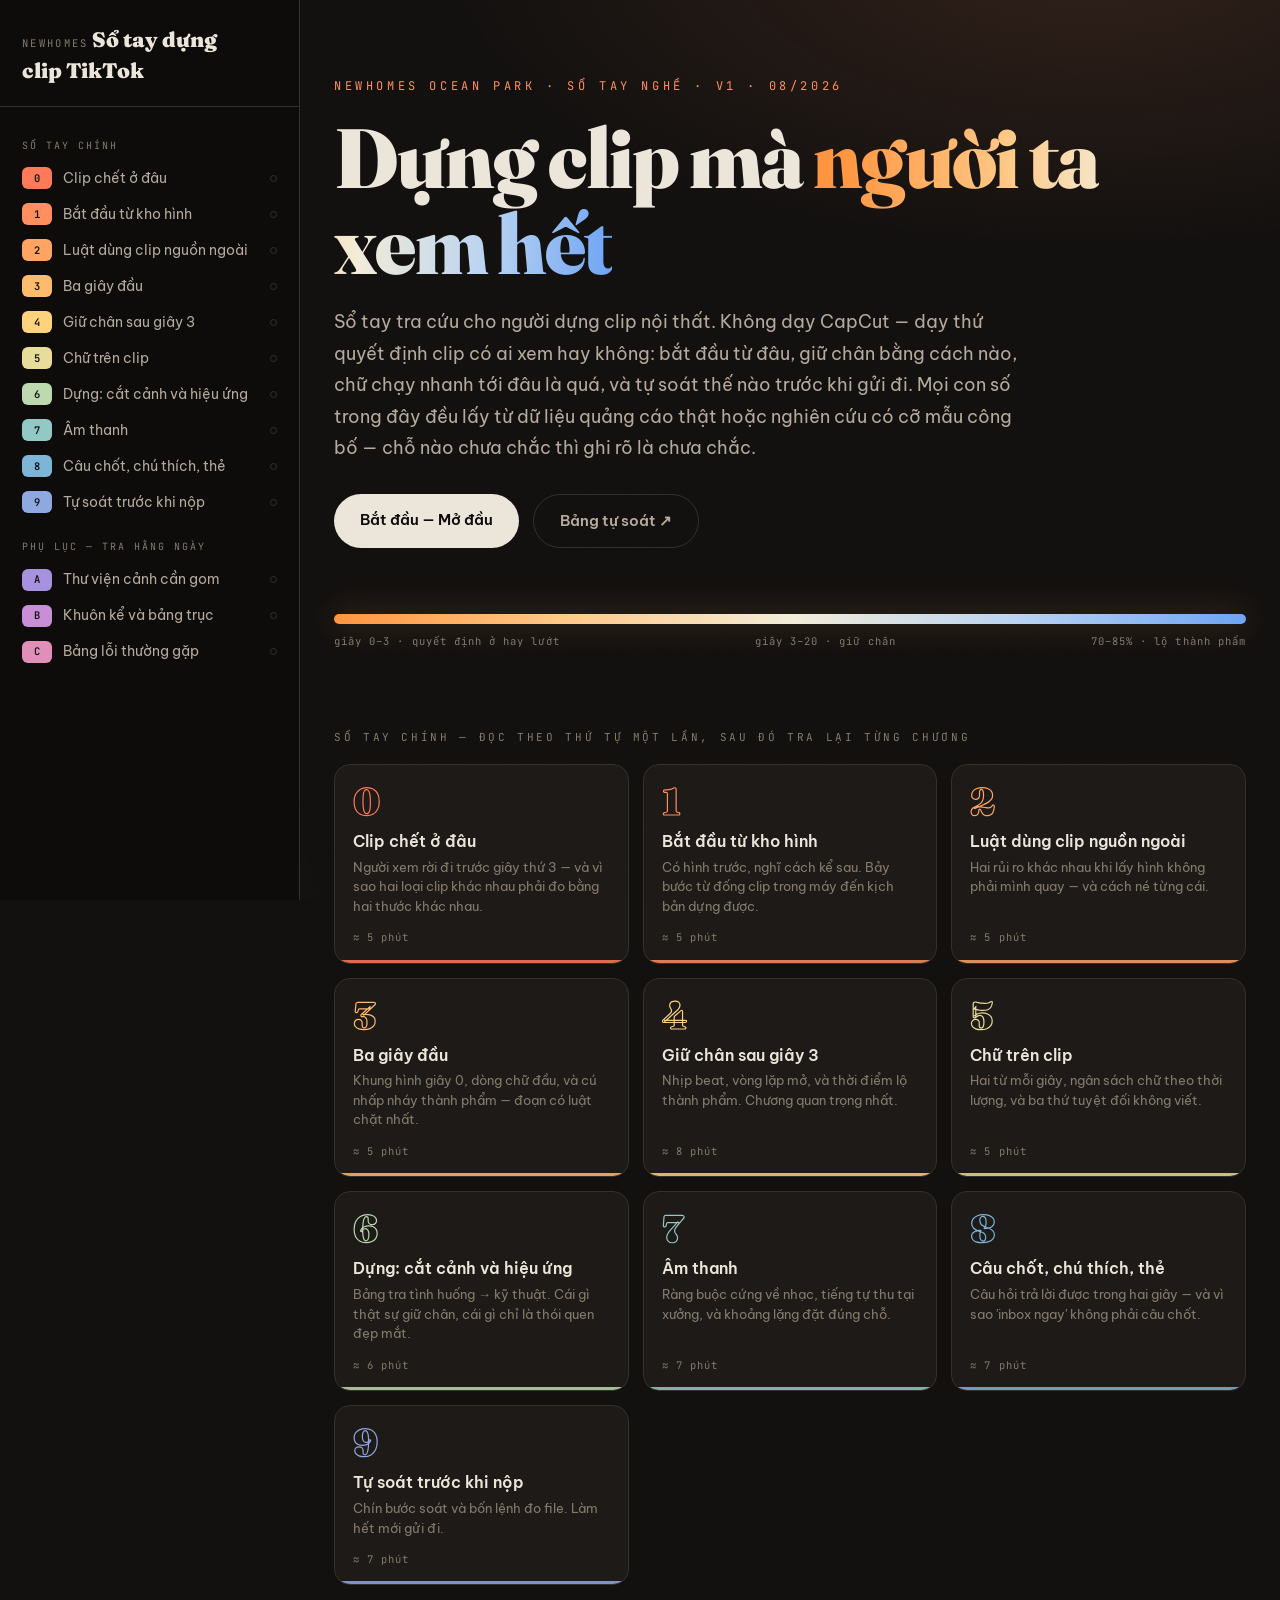
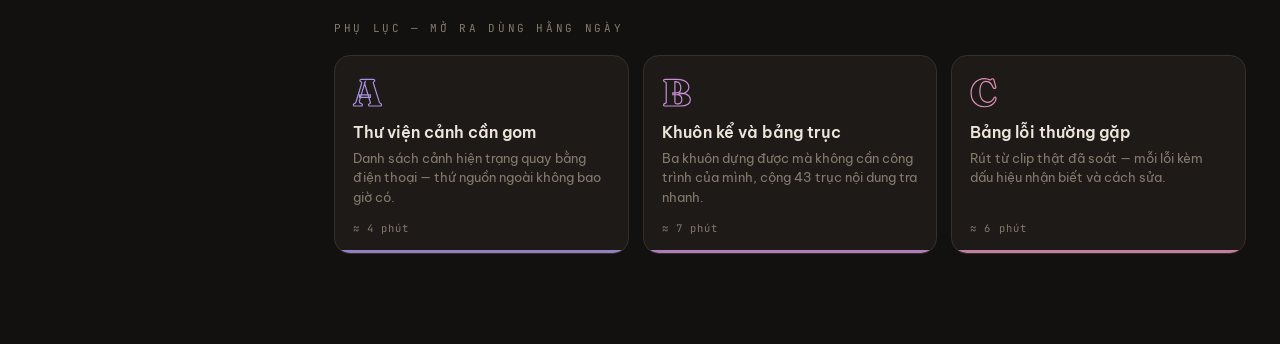
<file: docs/index.html>
<!DOCTYPE html>
<html lang="vi">
<head>
<meta charset="utf-8">
<meta name="viewport" content="width=device-width, initial-scale=1">
<title>Trang chủ — Sổ tay dựng clip TikTok Newhomes</title>
<link rel="preconnect" href="https://fonts.googleapis.com"><link rel="preconnect" href="https://fonts.gstatic.com" crossorigin><link href="https://fonts.googleapis.com/css2?family=Fraunces:opsz,wght@9..144,600;9..144,700;9..144,900&family=Be+Vietnam+Pro:wght@400;500;600;700&family=JetBrains+Mono:wght@400;600&display=swap" rel="stylesheet">
<link rel="stylesheet" href="style.css">
<style>:root{--accent:#ff8f5e;--accent-soft:color-mix(in srgb, #ff8f5e 13%, transparent);}</style>
</head>
<body data-slug="index">
<div id="progress"></div>
<button id="nav-toggle" aria-label="Mục lục">☰</button>
<nav class="sidebar">
  <a class="brand" href="index.html">
    <span class="kicker">Newhomes</span>
    <span class="name">Sổ tay dựng<br>clip TikTok</span>
    <span class="kelvin-bar"></span>
  </a>
  <div class="nav-group"><div class="label">Sổ tay chính</div><a class="nav-item" data-nav-slug="00" href="00.html" style="--c:#ff7a59"><span class="chip">0</span><span>Clip chết ở đâu</span><span class="done-dot"></span></a><a class="nav-item" data-nav-slug="01" href="01.html" style="--c:#ff8f5e"><span class="chip">1</span><span>Bắt đầu từ kho hình</span><span class="done-dot"></span></a><a class="nav-item" data-nav-slug="02" href="02.html" style="--c:#ffa463"><span class="chip">2</span><span>Luật dùng clip nguồn ngoài</span><span class="done-dot"></span></a><a class="nav-item" data-nav-slug="03" href="03.html" style="--c:#ffbb6d"><span class="chip">3</span><span>Ba giây đầu</span><span class="done-dot"></span></a><a class="nav-item" data-nav-slug="04" href="04.html" style="--c:#ffd27d"><span class="chip">4</span><span>Giữ chân sau giây 3</span><span class="done-dot"></span></a><a class="nav-item" data-nav-slug="05" href="05.html" style="--c:#e8dc9a"><span class="chip">5</span><span>Chữ trên clip</span><span class="done-dot"></span></a><a class="nav-item" data-nav-slug="06" href="06.html" style="--c:#bcd9b0"><span class="chip">6</span><span>Dựng: cắt cảnh và hiệu ứng</span><span class="done-dot"></span></a><a class="nav-item" data-nav-slug="07" href="07.html" style="--c:#93c9c4"><span class="chip">7</span><span>Âm thanh</span><span class="done-dot"></span></a><a class="nav-item" data-nav-slug="08" href="08.html" style="--c:#7db4d8"><span class="chip">8</span><span>Câu chốt, chú thích, thẻ</span><span class="done-dot"></span></a><a class="nav-item" data-nav-slug="09" href="09.html" style="--c:#8fa8e0"><span class="chip">9</span><span>Tự soát trước khi nộp</span><span class="done-dot"></span></a></div>
  <div class="nav-group"><div class="label">Phụ lục — tra hằng ngày</div><a class="nav-item" data-nav-slug="pa" href="pa.html" style="--c:#a892e0"><span class="chip">A</span><span>Thư viện cảnh cần gom</span><span class="done-dot"></span></a><a class="nav-item" data-nav-slug="pb" href="pb.html" style="--c:#c98fd6"><span class="chip">B</span><span>Khuôn kể và bảng trục</span><span class="done-dot"></span></a><a class="nav-item" data-nav-slug="pc" href="pc.html" style="--c:#e08fb8"><span class="chip">C</span><span>Bảng lỗi thường gặp</span><span class="done-dot"></span></a></div>
</nav>
<main class="main">
  <section class="hero">
    <div class="kicker">Newhomes Ocean Park · Sổ tay nghề · v1 · 08/2026</div>
    <h1>Dựng clip mà <span class="grad">người ta xem hết</span></h1>
    <p class="sub">Sổ tay tra cứu cho người dựng clip nội thất. Không dạy CapCut — dạy thứ quyết định
    clip có ai xem hay không: bắt đầu từ đâu, giữ chân bằng cách nào, chữ chạy nhanh tới đâu là quá,
    và tự soát thế nào trước khi gửi đi. Mọi con số trong đây đều lấy từ dữ liệu quảng cáo thật
    hoặc nghiên cứu có cỡ mẫu công bố — chỗ nào chưa chắc thì ghi rõ là chưa chắc.</p>
    <div class="cta-row">
      <a class="cta primary" href="00.html">Bắt đầu — Mở đầu</a>
      <a class="cta ghost" href="09.html">Bảng tự soát ↗</a>
    </div>
  </section>
  <div class="kelvin-ruler">
    <div class="bar"></div>
    <div class="marks"><span>giây 0–3 · quyết định ở hay lướt</span><span>giây 3–20 · giữ chân</span><span>70–85% · lộ thành phẩm</span></div>
  </div>
  <section class="grid-wrap">
    <div class="sec-label">Sổ tay chính — đọc theo thứ tự một lần, sau đó tra lại từng chương</div>
    <div class="card-grid"><a class="card" data-nav-slug="00" href="00.html" style="--c:#ff7a59"><span class="no">0</span><span class="t">Clip chết ở đâu</span><span class="d">Người xem rời đi trước giây thứ 3 — và vì sao hai loại clip khác nhau phải đo bằng hai thước khác nhau.</span><span class="meta"><span>≈ 5 phút</span><span class="read-badge">✓ đã đọc</span></span></a><a class="card" data-nav-slug="01" href="01.html" style="--c:#ff8f5e"><span class="no">1</span><span class="t">Bắt đầu từ kho hình</span><span class="d">Có hình trước, nghĩ cách kể sau. Bảy bước từ đống clip trong máy đến kịch bản dựng được.</span><span class="meta"><span>≈ 5 phút</span><span class="read-badge">✓ đã đọc</span></span></a><a class="card" data-nav-slug="02" href="02.html" style="--c:#ffa463"><span class="no">2</span><span class="t">Luật dùng clip nguồn ngoài</span><span class="d">Hai rủi ro khác nhau khi lấy hình không phải mình quay — và cách né từng cái.</span><span class="meta"><span>≈ 5 phút</span><span class="read-badge">✓ đã đọc</span></span></a><a class="card" data-nav-slug="03" href="03.html" style="--c:#ffbb6d"><span class="no">3</span><span class="t">Ba giây đầu</span><span class="d">Khung hình giây 0, dòng chữ đầu, và cú nhấp nháy thành phẩm — đoạn có luật chặt nhất.</span><span class="meta"><span>≈ 5 phút</span><span class="read-badge">✓ đã đọc</span></span></a><a class="card" data-nav-slug="04" href="04.html" style="--c:#ffd27d"><span class="no">4</span><span class="t">Giữ chân sau giây 3</span><span class="d">Nhịp beat, vòng lặp mở, và thời điểm lộ thành phẩm. Chương quan trọng nhất.</span><span class="meta"><span>≈ 8 phút</span><span class="read-badge">✓ đã đọc</span></span></a><a class="card" data-nav-slug="05" href="05.html" style="--c:#e8dc9a"><span class="no">5</span><span class="t">Chữ trên clip</span><span class="d">Hai từ mỗi giây, ngân sách chữ theo thời lượng, và ba thứ tuyệt đối không viết.</span><span class="meta"><span>≈ 5 phút</span><span class="read-badge">✓ đã đọc</span></span></a><a class="card" data-nav-slug="06" href="06.html" style="--c:#bcd9b0"><span class="no">6</span><span class="t">Dựng: cắt cảnh và hiệu ứng</span><span class="d">Bảng tra tình huống → kỹ thuật. Cái gì thật sự giữ chân, cái gì chỉ là thói quen đẹp mắt.</span><span class="meta"><span>≈ 6 phút</span><span class="read-badge">✓ đã đọc</span></span></a><a class="card" data-nav-slug="07" href="07.html" style="--c:#93c9c4"><span class="no">7</span><span class="t">Âm thanh</span><span class="d">Ràng buộc cứng về nhạc, tiếng tự thu tại xưởng, và khoảng lặng đặt đúng chỗ.</span><span class="meta"><span>≈ 7 phút</span><span class="read-badge">✓ đã đọc</span></span></a><a class="card" data-nav-slug="08" href="08.html" style="--c:#7db4d8"><span class="no">8</span><span class="t">Câu chốt, chú thích, thẻ</span><span class="d">Câu hỏi trả lời được trong hai giây — và vì sao 'inbox ngay' không phải câu chốt.</span><span class="meta"><span>≈ 7 phút</span><span class="read-badge">✓ đã đọc</span></span></a><a class="card" data-nav-slug="09" href="09.html" style="--c:#8fa8e0"><span class="no">9</span><span class="t">Tự soát trước khi nộp</span><span class="d">Chín bước soát và bốn lệnh đo file. Làm hết mới gửi đi.</span><span class="meta"><span>≈ 7 phút</span><span class="read-badge">✓ đã đọc</span></span></a></div>
    <div class="sec-label">Phụ lục — mở ra dùng hằng ngày</div>
    <div class="card-grid"><a class="card" data-nav-slug="pa" href="pa.html" style="--c:#a892e0"><span class="no">A</span><span class="t">Thư viện cảnh cần gom</span><span class="d">Danh sách cảnh hiện trạng quay bằng điện thoại — thứ nguồn ngoài không bao giờ có.</span><span class="meta"><span>≈ 4 phút</span><span class="read-badge">✓ đã đọc</span></span></a><a class="card" data-nav-slug="pb" href="pb.html" style="--c:#c98fd6"><span class="no">B</span><span class="t">Khuôn kể và bảng trục</span><span class="d">Ba khuôn dựng được mà không cần công trình của mình, cộng 43 trục nội dung tra nhanh.</span><span class="meta"><span>≈ 7 phút</span><span class="read-badge">✓ đã đọc</span></span></a><a class="card" data-nav-slug="pc" href="pc.html" style="--c:#e08fb8"><span class="no">C</span><span class="t">Bảng lỗi thường gặp</span><span class="d">Rút từ clip thật đã soát — mỗi lỗi kèm dấu hiệu nhận biết và cách sửa.</span><span class="meta"><span>≈ 6 phút</span><span class="read-badge">✓ đã đọc</span></span></a></div>
  </section>
</main>
<script src="reader.js"></script>
</body>
</html>
</file>
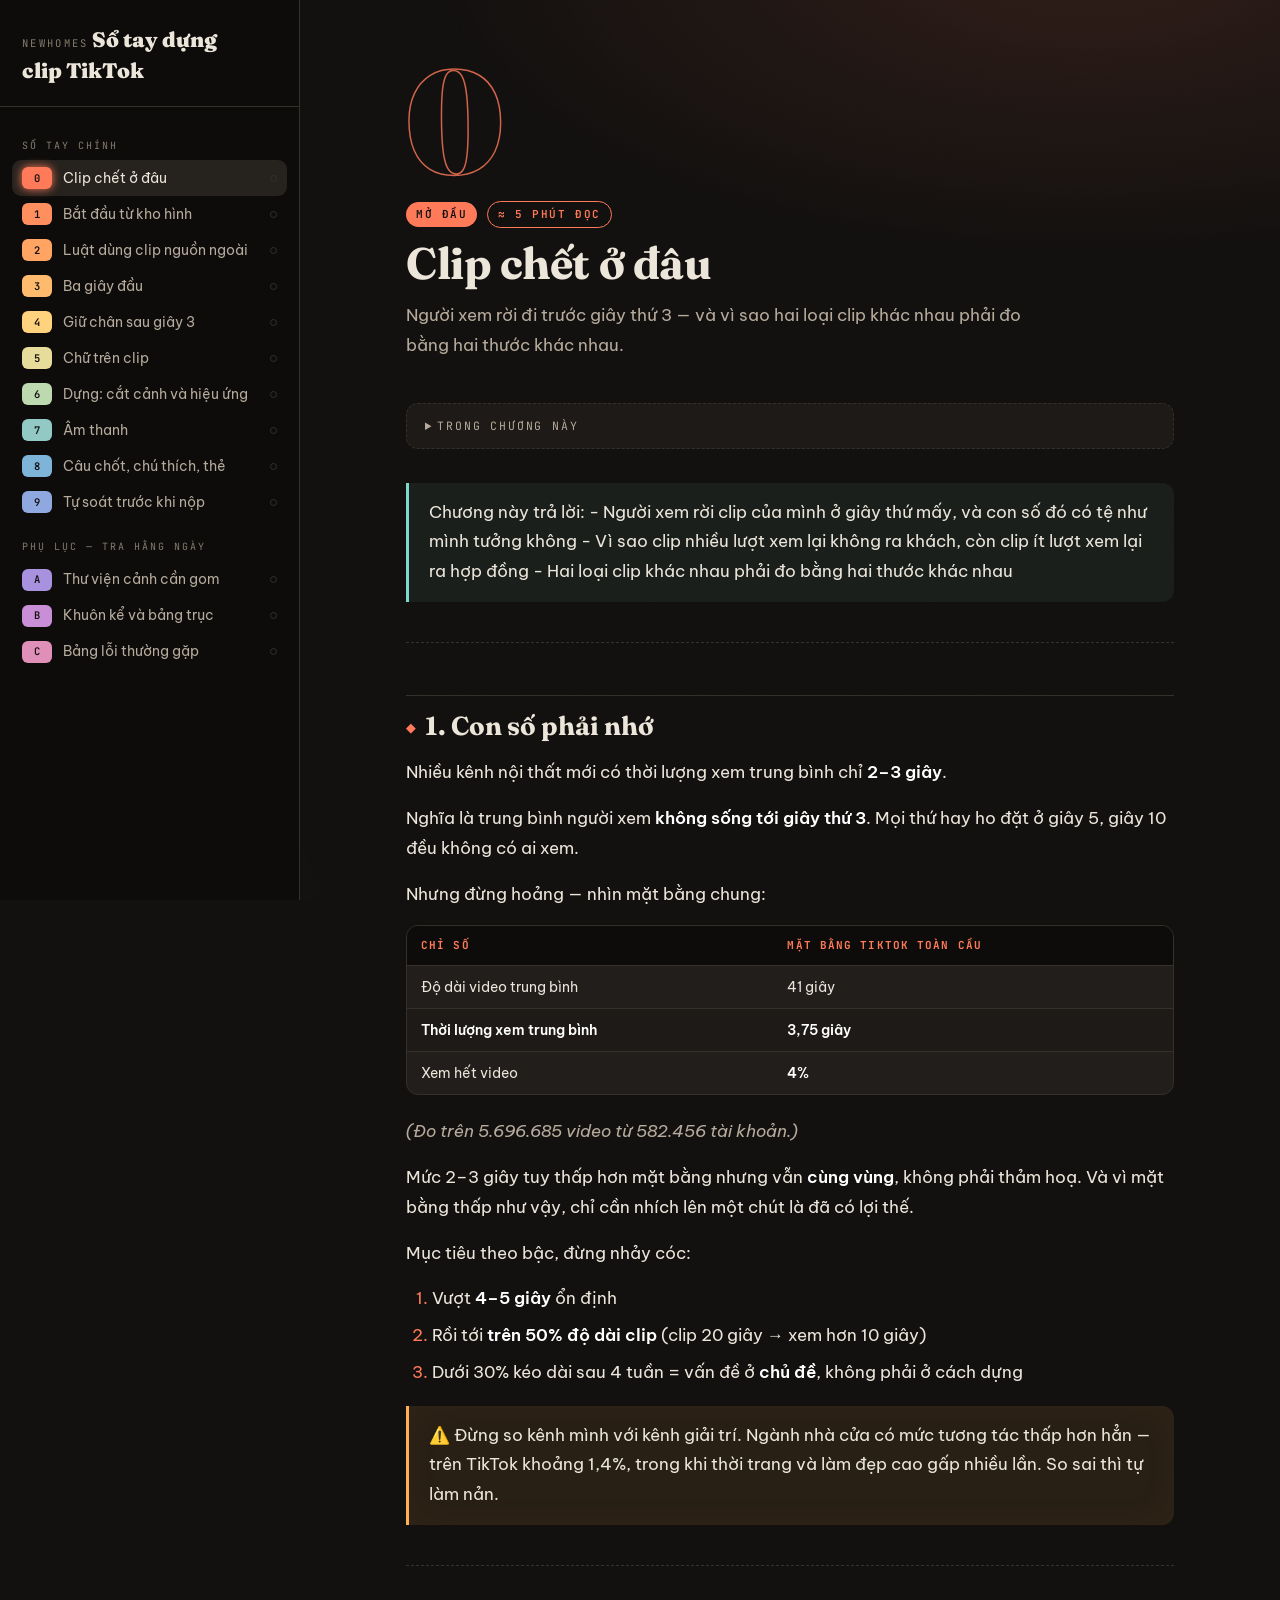
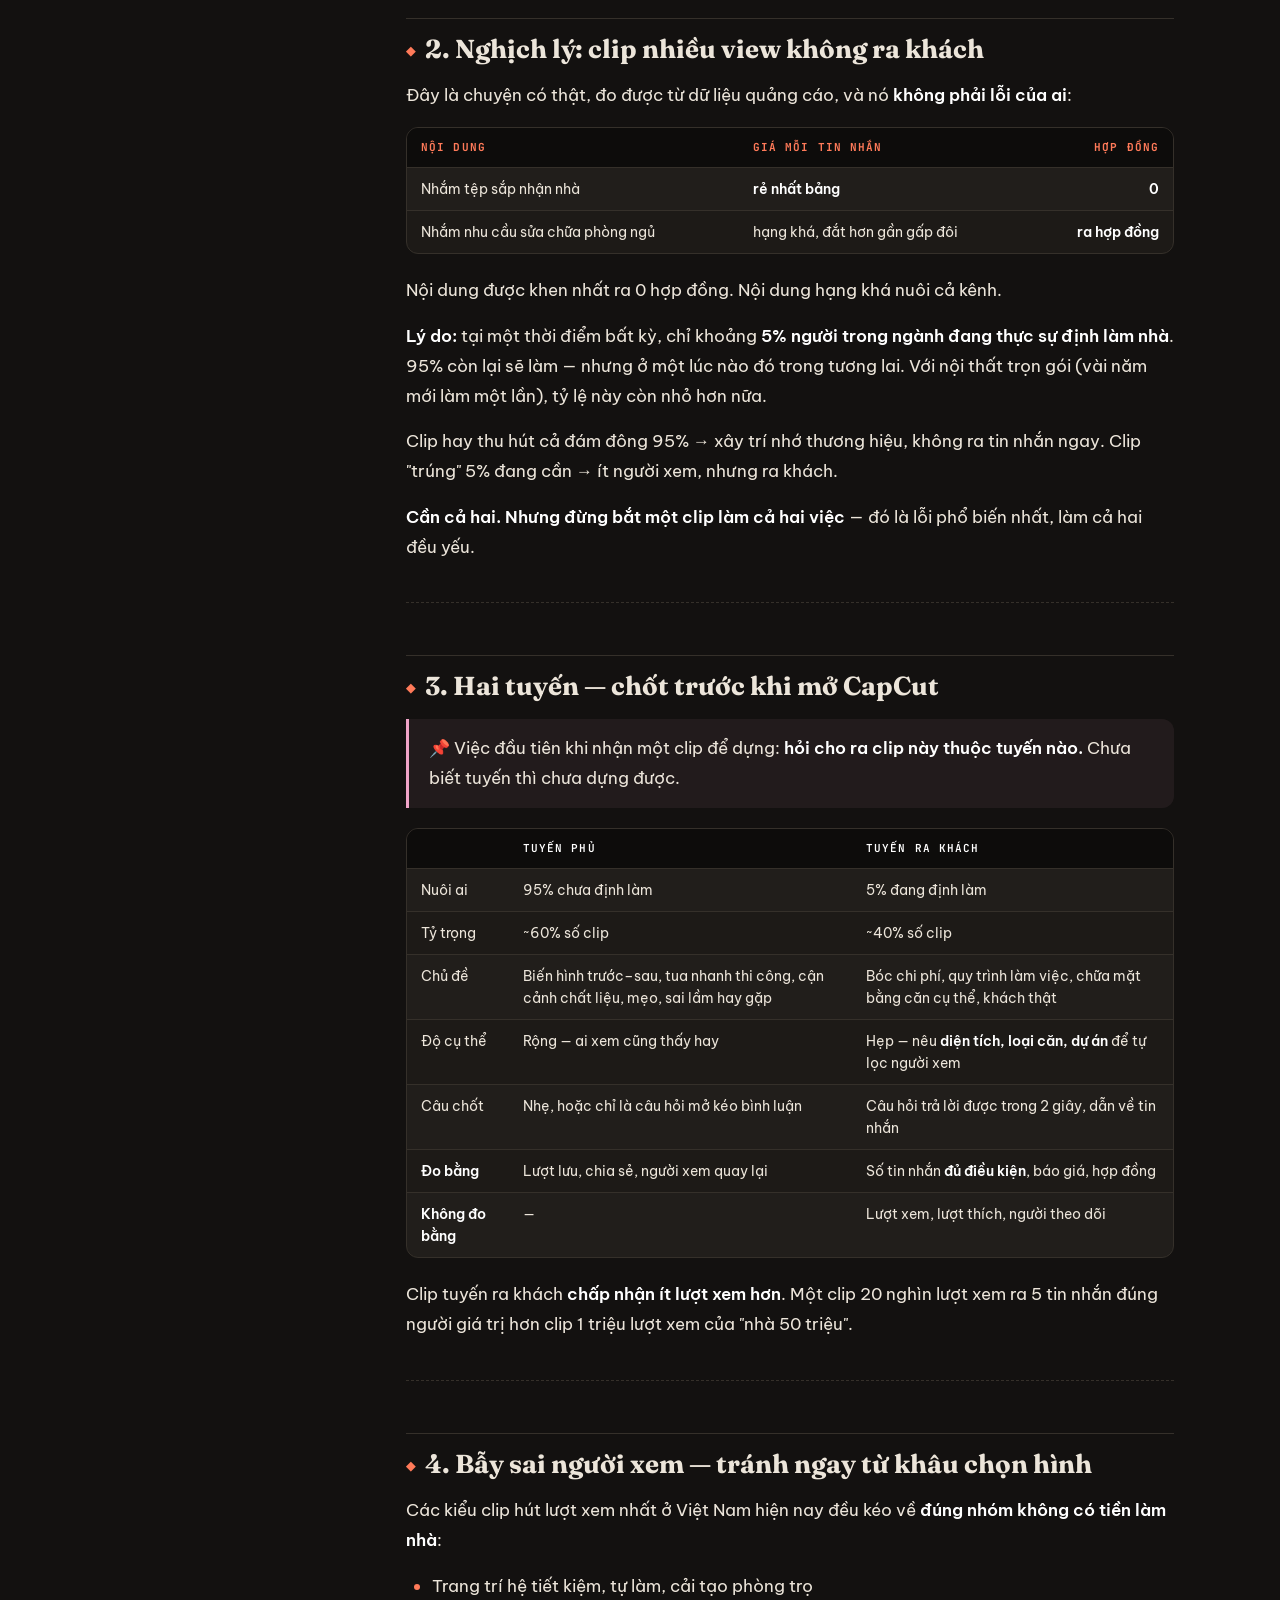
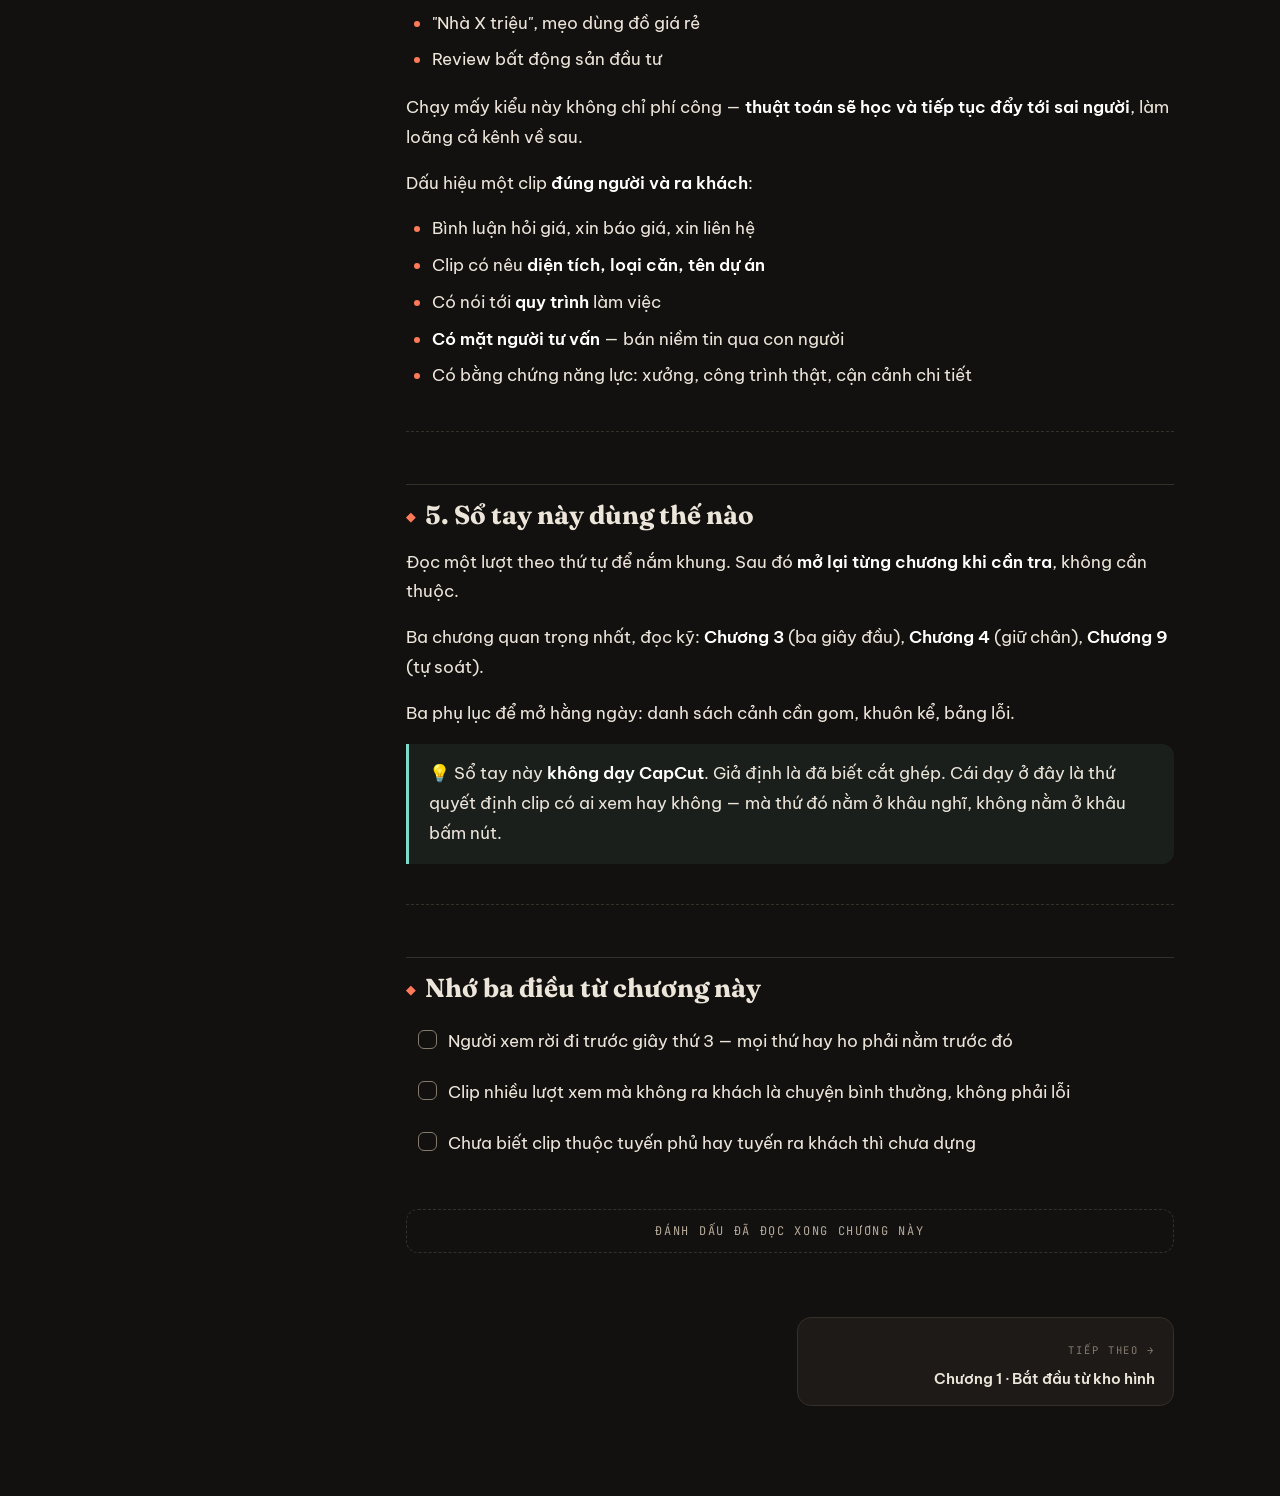
<file: docs/00.html>
<!DOCTYPE html>
<html lang="vi">
<head>
<meta charset="utf-8">
<meta name="viewport" content="width=device-width, initial-scale=1">
<title>Mở đầu. Clip chết ở đâu — Sổ tay dựng clip TikTok Newhomes</title>
<link rel="preconnect" href="https://fonts.googleapis.com"><link rel="preconnect" href="https://fonts.gstatic.com" crossorigin><link href="https://fonts.googleapis.com/css2?family=Fraunces:opsz,wght@9..144,600;9..144,700;9..144,900&family=Be+Vietnam+Pro:wght@400;500;600;700&family=JetBrains+Mono:wght@400;600&display=swap" rel="stylesheet">
<link rel="stylesheet" href="style.css">
<style>:root{--accent:#ff7a59;--accent-soft:color-mix(in srgb, #ff7a59 13%, transparent);}</style>
</head>
<body data-slug="00">
<div id="progress"></div>
<button id="nav-toggle" aria-label="Mục lục">☰</button>
<nav class="sidebar">
  <a class="brand" href="index.html">
    <span class="kicker">Newhomes</span>
    <span class="name">Sổ tay dựng<br>clip TikTok</span>
    <span class="kelvin-bar"></span>
  </a>
  <div class="nav-group"><div class="label">Sổ tay chính</div><a class="nav-item active" data-nav-slug="00" href="00.html" style="--c:#ff7a59"><span class="chip">0</span><span>Clip chết ở đâu</span><span class="done-dot"></span></a><a class="nav-item" data-nav-slug="01" href="01.html" style="--c:#ff8f5e"><span class="chip">1</span><span>Bắt đầu từ kho hình</span><span class="done-dot"></span></a><a class="nav-item" data-nav-slug="02" href="02.html" style="--c:#ffa463"><span class="chip">2</span><span>Luật dùng clip nguồn ngoài</span><span class="done-dot"></span></a><a class="nav-item" data-nav-slug="03" href="03.html" style="--c:#ffbb6d"><span class="chip">3</span><span>Ba giây đầu</span><span class="done-dot"></span></a><a class="nav-item" data-nav-slug="04" href="04.html" style="--c:#ffd27d"><span class="chip">4</span><span>Giữ chân sau giây 3</span><span class="done-dot"></span></a><a class="nav-item" data-nav-slug="05" href="05.html" style="--c:#e8dc9a"><span class="chip">5</span><span>Chữ trên clip</span><span class="done-dot"></span></a><a class="nav-item" data-nav-slug="06" href="06.html" style="--c:#bcd9b0"><span class="chip">6</span><span>Dựng: cắt cảnh và hiệu ứng</span><span class="done-dot"></span></a><a class="nav-item" data-nav-slug="07" href="07.html" style="--c:#93c9c4"><span class="chip">7</span><span>Âm thanh</span><span class="done-dot"></span></a><a class="nav-item" data-nav-slug="08" href="08.html" style="--c:#7db4d8"><span class="chip">8</span><span>Câu chốt, chú thích, thẻ</span><span class="done-dot"></span></a><a class="nav-item" data-nav-slug="09" href="09.html" style="--c:#8fa8e0"><span class="chip">9</span><span>Tự soát trước khi nộp</span><span class="done-dot"></span></a></div>
  <div class="nav-group"><div class="label">Phụ lục — tra hằng ngày</div><a class="nav-item" data-nav-slug="pa" href="pa.html" style="--c:#a892e0"><span class="chip">A</span><span>Thư viện cảnh cần gom</span><span class="done-dot"></span></a><a class="nav-item" data-nav-slug="pb" href="pb.html" style="--c:#c98fd6"><span class="chip">B</span><span>Khuôn kể và bảng trục</span><span class="done-dot"></span></a><a class="nav-item" data-nav-slug="pc" href="pc.html" style="--c:#e08fb8"><span class="chip">C</span><span>Bảng lỗi thường gặp</span><span class="done-dot"></span></a></div>
</nav>
<main class="main"><div class="page">
  <header class="ch-head">
    <div class="ch-no">0</div>
    <div class="ch-meta"><span class="tag">Mở đầu</span><span class="tag ghost">≈ 5 phút đọc</span></div>
    <h1 class="ch-title">Clip chết ở đâu</h1>
    <p class="ch-hook">Người xem rời đi trước giây thứ 3 — và vì sao hai loại clip khác nhau phải đo bằng hai thước khác nhau.</p>
  </header>
  <details class="page-toc"><summary>Trong chương này</summary><ol><li><a href="#1-con-so-phai-nho">1. Con số phải nhớ</a></li><li><a href="#2-nghich-ly-clip-nhieu-view-khong-ra-khach">2. Nghịch lý: clip nhiều view không ra khách</a></li><li><a href="#3-hai-tuyen-chot-truoc-khi-mo-capcut">3. Hai tuyến — chốt trước khi mở CapCut</a></li><li><a href="#4-bay-sai-nguoi-xem-tranh-ngay-tu-khau-chon-hinh">4. Bẫy sai người xem — tránh ngay từ khâu chọn hình</a></li><li><a href="#5-so-tay-nay-dung-the-nao">5. Sổ tay này dùng thế nào</a></li><li><a href="#nho-ba-ieu-tu-chuong-nay">Nhớ ba điều từ chương này</a></li></ol></details>
  <article class="content"><blockquote class="tip">
<p>Chương này trả lời:
- Người xem rời clip của mình ở giây thứ mấy, và con số đó có tệ như mình tưởng không
- Vì sao clip nhiều lượt xem lại không ra khách, còn clip ít lượt xem lại ra hợp đồng
- Hai loại clip khác nhau phải đo bằng hai thước khác nhau</p>
</blockquote>
<hr>
<h2 id="1-con-so-phai-nho">1. Con số phải nhớ</h2>
<p>Nhiều kênh nội thất mới có thời lượng xem trung bình chỉ <strong>2–3 giây</strong>.</p>
<p>Nghĩa là trung bình người xem <strong>không sống tới giây thứ 3</strong>. Mọi thứ hay ho đặt ở giây 5, giây 10 đều không có ai xem.</p>
<p>Nhưng đừng hoảng — nhìn mặt bằng chung:</p>
<div class="table-scroll"><table>
<thead>
<tr>
<th>Chỉ số</th>
<th>Mặt bằng TikTok toàn cầu</th>
</tr>
</thead>
<tbody>
<tr>
<td>Độ dài video trung bình</td>
<td>41 giây</td>
</tr>
<tr>
<td><strong>Thời lượng xem trung bình</strong></td>
<td><strong>3,75 giây</strong></td>
</tr>
<tr>
<td>Xem hết video</td>
<td><strong>4%</strong></td>
</tr>
</tbody>
</table></div>
<p><em>(Đo trên 5.696.685 video từ 582.456 tài khoản.)</em></p>
<p>Mức 2–3 giây tuy thấp hơn mặt bằng nhưng vẫn <strong>cùng vùng</strong>, không phải thảm hoạ. Và vì mặt bằng thấp như vậy, chỉ cần nhích lên một chút là đã có lợi thế.</p>
<p>Mục tiêu theo bậc, đừng nhảy cóc:</p>
<ol>
<li>Vượt <strong>4–5 giây</strong> ổn định</li>
<li>Rồi tới <strong>trên 50% độ dài clip</strong> (clip 20 giây → xem hơn 10 giây)</li>
<li>Dưới 30% kéo dài sau 4 tuần = vấn đề ở <strong>chủ đề</strong>, không phải ở cách dựng</li>
</ol>
<blockquote class="warn">
<p>⚠️ Đừng so kênh mình với kênh giải trí. Ngành nhà cửa có mức tương tác thấp hơn hẳn — trên TikTok khoảng 1,4%, trong khi thời trang và làm đẹp cao gấp nhiều lần. So sai thì tự làm nản.</p>
</blockquote>
<hr>
<h2 id="2-nghich-ly-clip-nhieu-view-khong-ra-khach">2. Nghịch lý: clip nhiều view không ra khách</h2>
<p>Đây là chuyện có thật, đo được từ dữ liệu quảng cáo, và nó <strong>không phải lỗi của ai</strong>:</p>
<div class="table-scroll"><table>
<thead>
<tr>
<th>Nội dung</th>
<th>Giá mỗi tin nhắn</th>
<th style="text-align: right;">Hợp đồng</th>
</tr>
</thead>
<tbody>
<tr>
<td>Nhắm tệp sắp nhận nhà</td>
<td><strong>rẻ nhất bảng</strong></td>
<td style="text-align: right;"><strong>0</strong></td>
</tr>
<tr>
<td>Nhắm nhu cầu sửa chữa phòng ngủ</td>
<td>hạng khá, đắt hơn gần gấp đôi</td>
<td style="text-align: right;"><strong>ra hợp đồng</strong></td>
</tr>
</tbody>
</table></div>
<p>Nội dung được khen nhất ra 0 hợp đồng. Nội dung hạng khá nuôi cả kênh.</p>
<p><strong>Lý do:</strong> tại một thời điểm bất kỳ, chỉ khoảng <strong>5% người trong ngành đang thực sự định làm nhà</strong>. 95% còn lại sẽ làm — nhưng ở một lúc nào đó trong tương lai. Với nội thất trọn gói (vài năm mới làm một lần), tỷ lệ này còn nhỏ hơn nữa.</p>
<p>Clip hay thu hút cả đám đông 95% → xây trí nhớ thương hiệu, không ra tin nhắn ngay.
Clip "trúng" 5% đang cần → ít người xem, nhưng ra khách.</p>
<p><strong>Cần cả hai. Nhưng đừng bắt một clip làm cả hai việc</strong> — đó là lỗi phổ biến nhất, làm cả hai đều yếu.</p>
<hr>
<h2 id="3-hai-tuyen-chot-truoc-khi-mo-capcut">3. Hai tuyến — chốt trước khi mở CapCut</h2>
<blockquote class="pin">
<p>📌 Việc đầu tiên khi nhận một clip để dựng: <strong>hỏi cho ra clip này thuộc tuyến nào.</strong> Chưa biết tuyến thì chưa dựng được.</p>
</blockquote>
<div class="table-scroll"><table>
<thead>
<tr>
<th></th>
<th><strong>Tuyến PHỦ</strong></th>
<th><strong>Tuyến RA KHÁCH</strong></th>
</tr>
</thead>
<tbody>
<tr>
<td>Nuôi ai</td>
<td>95% chưa định làm</td>
<td>5% đang định làm</td>
</tr>
<tr>
<td>Tỷ trọng</td>
<td>~60% số clip</td>
<td>~40% số clip</td>
</tr>
<tr>
<td>Chủ đề</td>
<td>Biến hình trước–sau, tua nhanh thi công, cận cảnh chất liệu, mẹo, sai lầm hay gặp</td>
<td>Bóc chi phí, quy trình làm việc, chữa mặt bằng căn cụ thể, khách thật</td>
</tr>
<tr>
<td>Độ cụ thể</td>
<td>Rộng — ai xem cũng thấy hay</td>
<td>Hẹp — nêu <strong>diện tích, loại căn, dự án</strong> để tự lọc người xem</td>
</tr>
<tr>
<td>Câu chốt</td>
<td>Nhẹ, hoặc chỉ là câu hỏi mở kéo bình luận</td>
<td>Câu hỏi trả lời được trong 2 giây, dẫn về tin nhắn</td>
</tr>
<tr>
<td><strong>Đo bằng</strong></td>
<td>Lượt lưu, chia sẻ, người xem quay lại</td>
<td>Số tin nhắn <strong>đủ điều kiện</strong>, báo giá, hợp đồng</td>
</tr>
<tr>
<td><strong>Không đo bằng</strong></td>
<td>—</td>
<td>Lượt xem, lượt thích, người theo dõi</td>
</tr>
</tbody>
</table></div>
<p>Clip tuyến ra khách <strong>chấp nhận ít lượt xem hơn</strong>. Một clip 20 nghìn lượt xem ra 5 tin nhắn đúng người giá trị hơn clip 1 triệu lượt xem của "nhà 50 triệu".</p>
<hr>
<h2 id="4-bay-sai-nguoi-xem-tranh-ngay-tu-khau-chon-hinh">4. Bẫy sai người xem — tránh ngay từ khâu chọn hình</h2>
<p>Các kiểu clip hút lượt xem nhất ở Việt Nam hiện nay đều kéo về <strong>đúng nhóm không có tiền làm nhà</strong>:</p>
<ul>
<li>Trang trí hệ tiết kiệm, tự làm, cải tạo phòng trọ</li>
<li>"Nhà X triệu", mẹo dùng đồ giá rẻ</li>
<li>Review bất động sản đầu tư</li>
</ul>
<p>Chạy mấy kiểu này không chỉ phí công — <strong>thuật toán sẽ học và tiếp tục đẩy tới sai người</strong>, làm loãng cả kênh về sau.</p>
<p>Dấu hiệu một clip <strong>đúng người và ra khách</strong>:</p>
<ul>
<li>Bình luận hỏi giá, xin báo giá, xin liên hệ</li>
<li>Clip có nêu <strong>diện tích, loại căn, tên dự án</strong></li>
<li>Có nói tới <strong>quy trình</strong> làm việc</li>
<li><strong>Có mặt người tư vấn</strong> — bán niềm tin qua con người</li>
<li>Có bằng chứng năng lực: xưởng, công trình thật, cận cảnh chi tiết</li>
</ul>
<hr>
<h2 id="5-so-tay-nay-dung-the-nao">5. Sổ tay này dùng thế nào</h2>
<p>Đọc một lượt theo thứ tự để nắm khung. Sau đó <strong>mở lại từng chương khi cần tra</strong>, không cần thuộc.</p>
<p>Ba chương quan trọng nhất, đọc kỹ: <strong>Chương 3</strong> (ba giây đầu), <strong>Chương 4</strong> (giữ chân), <strong>Chương 9</strong> (tự soát).</p>
<p>Ba phụ lục để mở hằng ngày: danh sách cảnh cần gom, khuôn kể, bảng lỗi.</p>
<blockquote class="tip">
<p>💡 Sổ tay này <strong>không dạy CapCut</strong>. Giả định là đã biết cắt ghép. Cái dạy ở đây là thứ quyết định clip có ai xem hay không — mà thứ đó nằm ở khâu nghĩ, không nằm ở khâu bấm nút.</p>
</blockquote>
<hr>
<h2 id="nho-ba-ieu-tu-chuong-nay">Nhớ ba điều từ chương này</h2>
<ul>
<li class="task"><label><input type="checkbox" data-key="00-t1"><span>Người xem rời đi trước giây thứ 3 — mọi thứ hay ho phải nằm trước đó</span></label></li>
<li class="task"><label><input type="checkbox" data-key="00-t2"><span>Clip nhiều lượt xem mà không ra khách là chuyện bình thường, không phải lỗi</span></label></li>
<li class="task"><label><input type="checkbox" data-key="00-t3"><span>Chưa biết clip thuộc tuyến phủ hay tuyến ra khách thì chưa dựng</span></label></li>
</ul></article>
  <button class="mark-read" id="mark-read"></button>
  <nav class="pager"><a class="next only-next" href="01.html"><span class="dir">Tiếp theo →</span><div class="t">Chương 1 · Bắt đầu từ kho hình</div></a></nav>
</div></main>
<script src="reader.js"></script>
</body>
</html>
</file>
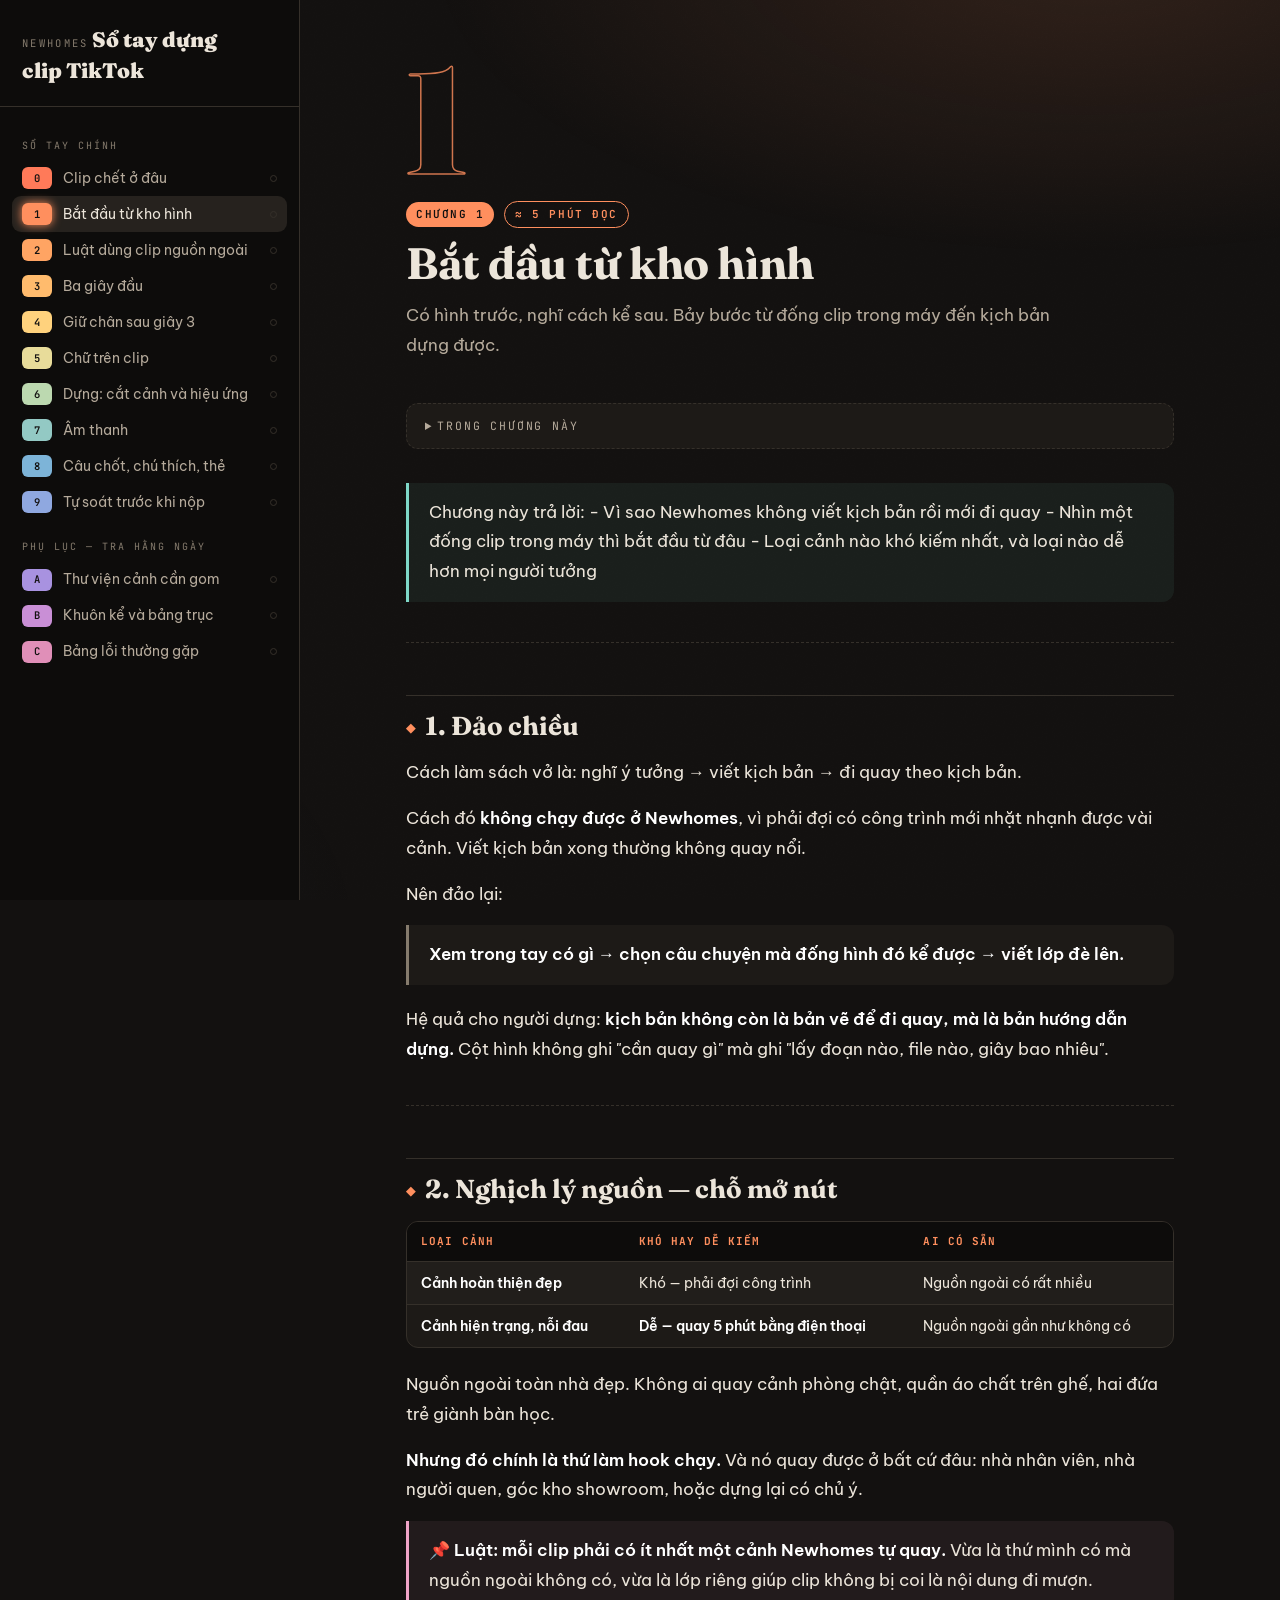
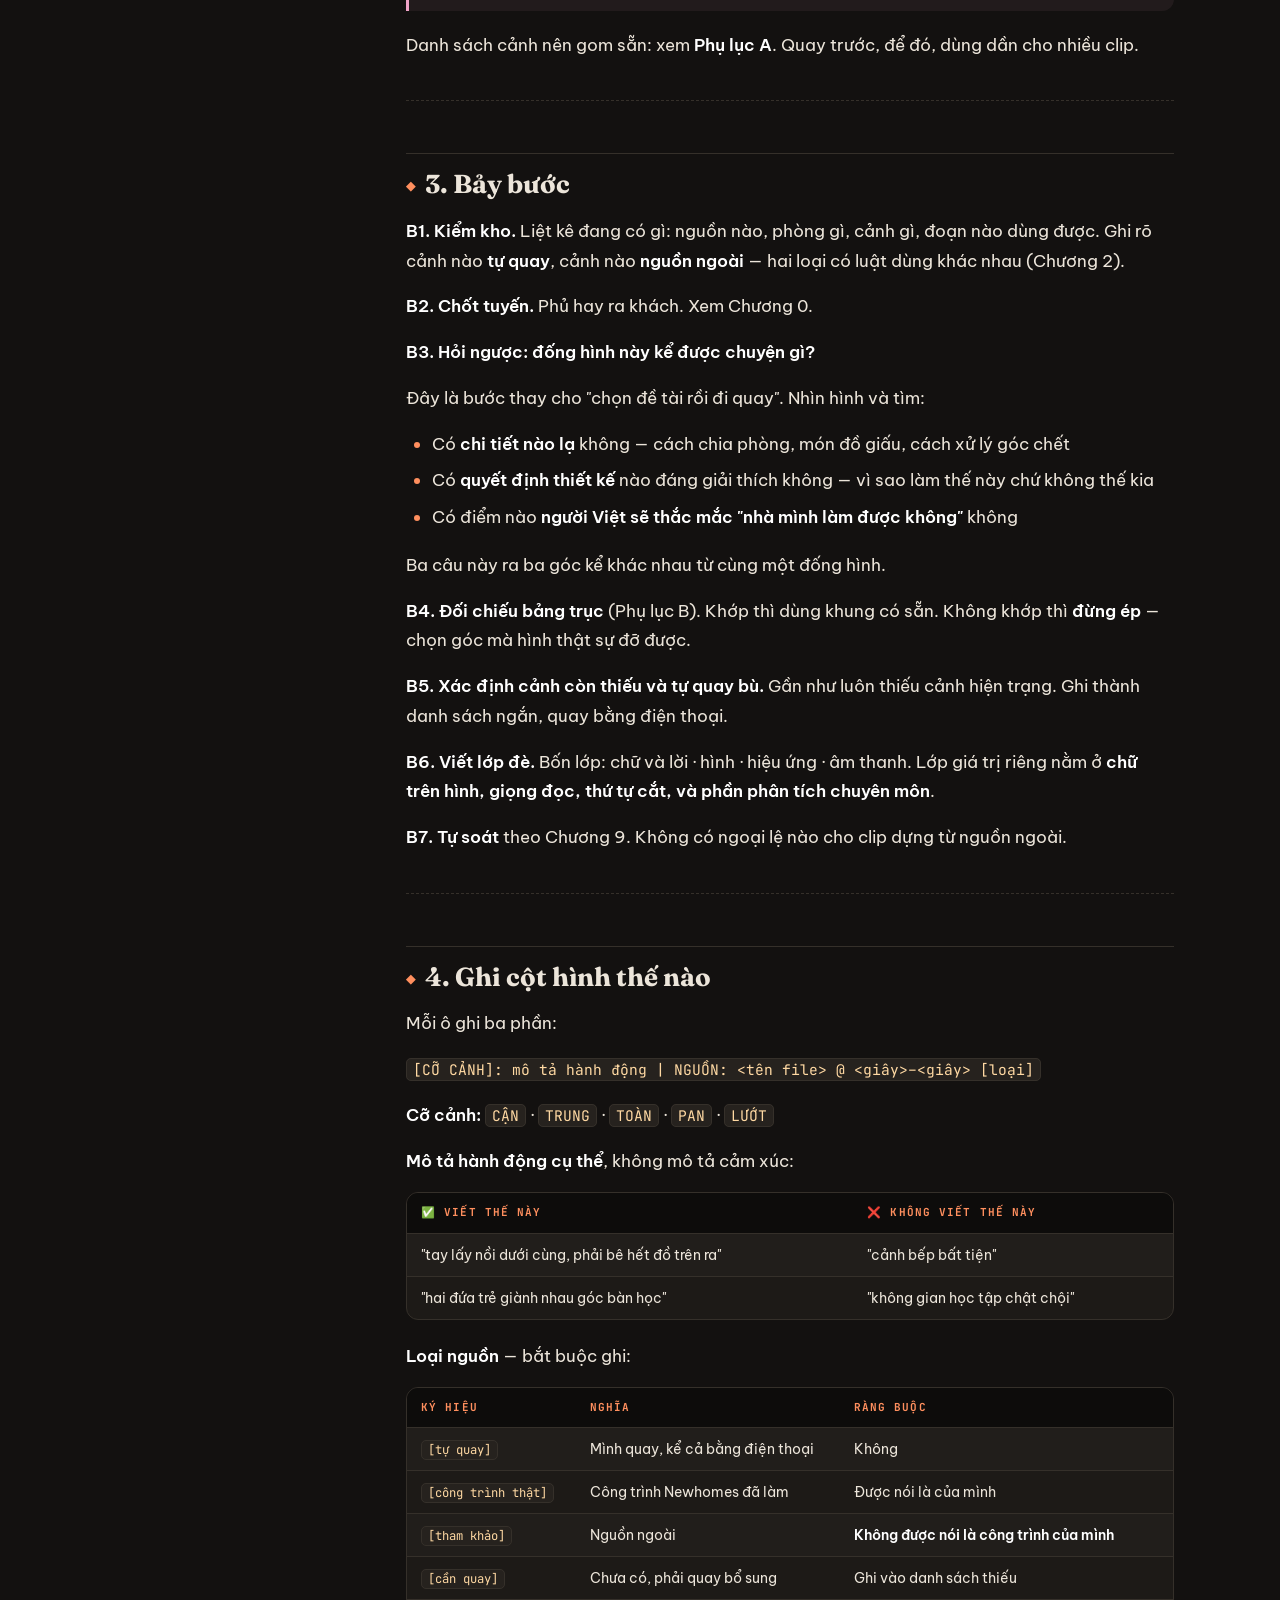
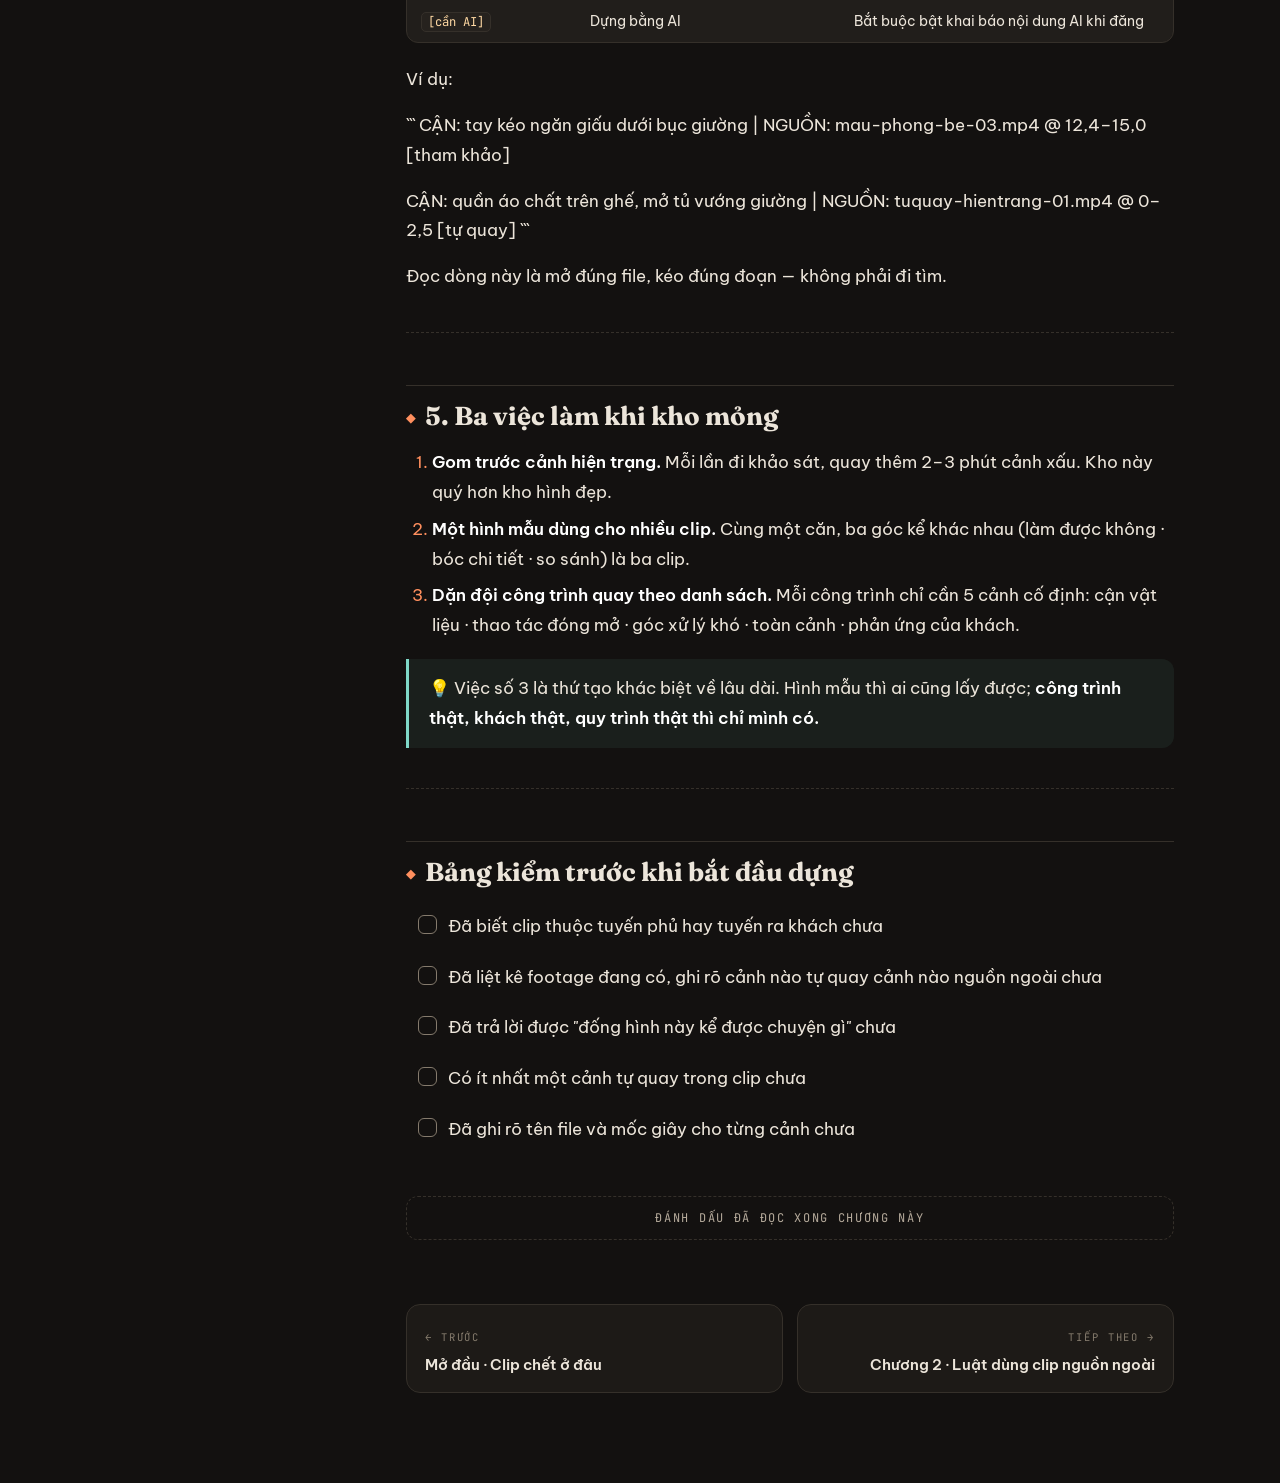
<file: docs/01.html>
<!DOCTYPE html>
<html lang="vi">
<head>
<meta charset="utf-8">
<meta name="viewport" content="width=device-width, initial-scale=1">
<title>Chương 1. Bắt đầu từ kho hình — Sổ tay dựng clip TikTok Newhomes</title>
<link rel="preconnect" href="https://fonts.googleapis.com"><link rel="preconnect" href="https://fonts.gstatic.com" crossorigin><link href="https://fonts.googleapis.com/css2?family=Fraunces:opsz,wght@9..144,600;9..144,700;9..144,900&family=Be+Vietnam+Pro:wght@400;500;600;700&family=JetBrains+Mono:wght@400;600&display=swap" rel="stylesheet">
<link rel="stylesheet" href="style.css">
<style>:root{--accent:#ff8f5e;--accent-soft:color-mix(in srgb, #ff8f5e 13%, transparent);}</style>
</head>
<body data-slug="01">
<div id="progress"></div>
<button id="nav-toggle" aria-label="Mục lục">☰</button>
<nav class="sidebar">
  <a class="brand" href="index.html">
    <span class="kicker">Newhomes</span>
    <span class="name">Sổ tay dựng<br>clip TikTok</span>
    <span class="kelvin-bar"></span>
  </a>
  <div class="nav-group"><div class="label">Sổ tay chính</div><a class="nav-item" data-nav-slug="00" href="00.html" style="--c:#ff7a59"><span class="chip">0</span><span>Clip chết ở đâu</span><span class="done-dot"></span></a><a class="nav-item active" data-nav-slug="01" href="01.html" style="--c:#ff8f5e"><span class="chip">1</span><span>Bắt đầu từ kho hình</span><span class="done-dot"></span></a><a class="nav-item" data-nav-slug="02" href="02.html" style="--c:#ffa463"><span class="chip">2</span><span>Luật dùng clip nguồn ngoài</span><span class="done-dot"></span></a><a class="nav-item" data-nav-slug="03" href="03.html" style="--c:#ffbb6d"><span class="chip">3</span><span>Ba giây đầu</span><span class="done-dot"></span></a><a class="nav-item" data-nav-slug="04" href="04.html" style="--c:#ffd27d"><span class="chip">4</span><span>Giữ chân sau giây 3</span><span class="done-dot"></span></a><a class="nav-item" data-nav-slug="05" href="05.html" style="--c:#e8dc9a"><span class="chip">5</span><span>Chữ trên clip</span><span class="done-dot"></span></a><a class="nav-item" data-nav-slug="06" href="06.html" style="--c:#bcd9b0"><span class="chip">6</span><span>Dựng: cắt cảnh và hiệu ứng</span><span class="done-dot"></span></a><a class="nav-item" data-nav-slug="07" href="07.html" style="--c:#93c9c4"><span class="chip">7</span><span>Âm thanh</span><span class="done-dot"></span></a><a class="nav-item" data-nav-slug="08" href="08.html" style="--c:#7db4d8"><span class="chip">8</span><span>Câu chốt, chú thích, thẻ</span><span class="done-dot"></span></a><a class="nav-item" data-nav-slug="09" href="09.html" style="--c:#8fa8e0"><span class="chip">9</span><span>Tự soát trước khi nộp</span><span class="done-dot"></span></a></div>
  <div class="nav-group"><div class="label">Phụ lục — tra hằng ngày</div><a class="nav-item" data-nav-slug="pa" href="pa.html" style="--c:#a892e0"><span class="chip">A</span><span>Thư viện cảnh cần gom</span><span class="done-dot"></span></a><a class="nav-item" data-nav-slug="pb" href="pb.html" style="--c:#c98fd6"><span class="chip">B</span><span>Khuôn kể và bảng trục</span><span class="done-dot"></span></a><a class="nav-item" data-nav-slug="pc" href="pc.html" style="--c:#e08fb8"><span class="chip">C</span><span>Bảng lỗi thường gặp</span><span class="done-dot"></span></a></div>
</nav>
<main class="main"><div class="page">
  <header class="ch-head">
    <div class="ch-no">1</div>
    <div class="ch-meta"><span class="tag">Chương 1</span><span class="tag ghost">≈ 5 phút đọc</span></div>
    <h1 class="ch-title">Bắt đầu từ kho hình</h1>
    <p class="ch-hook">Có hình trước, nghĩ cách kể sau. Bảy bước từ đống clip trong máy đến kịch bản dựng được.</p>
  </header>
  <details class="page-toc"><summary>Trong chương này</summary><ol><li><a href="#1-ao-chieu">1. Đảo chiều</a></li><li><a href="#2-nghich-ly-nguon-cho-mo-nut">2. Nghịch lý nguồn — chỗ mở nút</a></li><li><a href="#3-bay-buoc">3. Bảy bước</a></li><li><a href="#4-ghi-cot-hinh-the-nao">4. Ghi cột hình thế nào</a></li><li><a href="#5-ba-viec-lam-khi-kho-mong">5. Ba việc làm khi kho mỏng</a></li><li><a href="#bang-kiem-truoc-khi-bat-au-dung">Bảng kiểm trước khi bắt đầu dựng</a></li></ol></details>
  <article class="content"><blockquote class="tip">
<p>Chương này trả lời:
- Vì sao Newhomes không viết kịch bản rồi mới đi quay
- Nhìn một đống clip trong máy thì bắt đầu từ đâu
- Loại cảnh nào khó kiếm nhất, và loại nào dễ hơn mọi người tưởng</p>
</blockquote>
<hr>
<h2 id="1-ao-chieu">1. Đảo chiều</h2>
<p>Cách làm sách vở là: nghĩ ý tưởng → viết kịch bản → đi quay theo kịch bản.</p>
<p>Cách đó <strong>không chạy được ở Newhomes</strong>, vì phải đợi có công trình mới nhặt nhạnh được vài cảnh. Viết kịch bản xong thường không quay nổi.</p>
<p>Nên đảo lại:</p>
<blockquote>
<p><strong>Xem trong tay có gì → chọn câu chuyện mà đống hình đó kể được → viết lớp đè lên.</strong></p>
</blockquote>
<p>Hệ quả cho người dựng: <strong>kịch bản không còn là bản vẽ để đi quay, mà là bản hướng dẫn dựng.</strong> Cột hình không ghi "cần quay gì" mà ghi "lấy đoạn nào, file nào, giây bao nhiêu".</p>
<hr>
<h2 id="2-nghich-ly-nguon-cho-mo-nut">2. Nghịch lý nguồn — chỗ mở nút</h2>
<div class="table-scroll"><table>
<thead>
<tr>
<th>Loại cảnh</th>
<th>Khó hay dễ kiếm</th>
<th>Ai có sẵn</th>
</tr>
</thead>
<tbody>
<tr>
<td><strong>Cảnh hoàn thiện đẹp</strong></td>
<td>Khó — phải đợi công trình</td>
<td>Nguồn ngoài có rất nhiều</td>
</tr>
<tr>
<td><strong>Cảnh hiện trạng, nỗi đau</strong></td>
<td><strong>Dễ — quay 5 phút bằng điện thoại</strong></td>
<td>Nguồn ngoài gần như không có</td>
</tr>
</tbody>
</table></div>
<p>Nguồn ngoài toàn nhà đẹp. Không ai quay cảnh phòng chật, quần áo chất trên ghế, hai đứa trẻ giành bàn học.</p>
<p><strong>Nhưng đó chính là thứ làm hook chạy.</strong> Và nó quay được ở bất cứ đâu: nhà nhân viên, nhà người quen, góc kho showroom, hoặc dựng lại có chủ ý.</p>
<blockquote class="pin">
<p>📌 <strong>Luật: mỗi clip phải có ít nhất một cảnh Newhomes tự quay.</strong> Vừa là thứ mình có mà nguồn ngoài không có, vừa là lớp riêng giúp clip không bị coi là nội dung đi mượn.</p>
</blockquote>
<p>Danh sách cảnh nên gom sẵn: xem <strong>Phụ lục A</strong>. Quay trước, để đó, dùng dần cho nhiều clip.</p>
<hr>
<h2 id="3-bay-buoc">3. Bảy bước</h2>
<p><strong>B1. Kiểm kho.</strong> Liệt kê đang có gì: nguồn nào, phòng gì, cảnh gì, đoạn nào dùng được. Ghi rõ cảnh nào <strong>tự quay</strong>, cảnh nào <strong>nguồn ngoài</strong> — hai loại có luật dùng khác nhau (Chương 2).</p>
<p><strong>B2. Chốt tuyến.</strong> Phủ hay ra khách. Xem Chương 0.</p>
<p><strong>B3. Hỏi ngược: đống hình này kể được chuyện gì?</strong></p>
<p>Đây là bước thay cho "chọn đề tài rồi đi quay". Nhìn hình và tìm:</p>
<ul>
<li>Có <strong>chi tiết nào lạ</strong> không — cách chia phòng, món đồ giấu, cách xử lý góc chết</li>
<li>Có <strong>quyết định thiết kế</strong> nào đáng giải thích không — vì sao làm thế này chứ không thế kia</li>
<li>Có điểm nào <strong>người Việt sẽ thắc mắc "nhà mình làm được không"</strong> không</li>
</ul>
<p>Ba câu này ra ba góc kể khác nhau từ cùng một đống hình.</p>
<p><strong>B4. Đối chiếu bảng trục</strong> (Phụ lục B). Khớp thì dùng khung có sẵn. Không khớp thì <strong>đừng ép</strong> — chọn góc mà hình thật sự đỡ được.</p>
<p><strong>B5. Xác định cảnh còn thiếu và tự quay bù.</strong> Gần như luôn thiếu cảnh hiện trạng. Ghi thành danh sách ngắn, quay bằng điện thoại.</p>
<p><strong>B6. Viết lớp đè.</strong> Bốn lớp: chữ và lời · hình · hiệu ứng · âm thanh. Lớp giá trị riêng nằm ở <strong>chữ trên hình, giọng đọc, thứ tự cắt, và phần phân tích chuyên môn</strong>.</p>
<p><strong>B7. Tự soát</strong> theo Chương 9. Không có ngoại lệ nào cho clip dựng từ nguồn ngoài.</p>
<hr>
<h2 id="4-ghi-cot-hinh-the-nao">4. Ghi cột hình thế nào</h2>
<p>Mỗi ô ghi ba phần:</p>
<p><code>[CỠ CẢNH]: mô tả hành động | NGUỒN: &lt;tên file&gt; @ &lt;giây&gt;–&lt;giây&gt; [loại]</code></p>
<p><strong>Cỡ cảnh:</strong> <code>CẬN</code> · <code>TRUNG</code> · <code>TOÀN</code> · <code>PAN</code> · <code>LƯỚT</code></p>
<p><strong>Mô tả hành động cụ thể</strong>, không mô tả cảm xúc:</p>
<div class="table-scroll"><table>
<thead>
<tr>
<th>✅ Viết thế này</th>
<th>❌ Không viết thế này</th>
</tr>
</thead>
<tbody>
<tr>
<td>"tay lấy nồi dưới cùng, phải bê hết đồ trên ra"</td>
<td>"cảnh bếp bất tiện"</td>
</tr>
<tr>
<td>"hai đứa trẻ giành nhau góc bàn học"</td>
<td>"không gian học tập chật chội"</td>
</tr>
</tbody>
</table></div>
<p><strong>Loại nguồn</strong> — bắt buộc ghi:</p>
<div class="table-scroll"><table>
<thead>
<tr>
<th>Ký hiệu</th>
<th>Nghĩa</th>
<th>Ràng buộc</th>
</tr>
</thead>
<tbody>
<tr>
<td><code>[tự quay]</code></td>
<td>Mình quay, kể cả bằng điện thoại</td>
<td>Không</td>
</tr>
<tr>
<td><code>[công trình thật]</code></td>
<td>Công trình Newhomes đã làm</td>
<td>Được nói là của mình</td>
</tr>
<tr>
<td><code>[tham khảo]</code></td>
<td>Nguồn ngoài</td>
<td><strong>Không được nói là công trình của mình</strong></td>
</tr>
<tr>
<td><code>[cần quay]</code></td>
<td>Chưa có, phải quay bổ sung</td>
<td>Ghi vào danh sách thiếu</td>
</tr>
<tr>
<td><code>[cần AI]</code></td>
<td>Dựng bằng AI</td>
<td>Bắt buộc bật khai báo nội dung AI khi đăng</td>
</tr>
</tbody>
</table></div>
<p>Ví dụ:</p>
<p>```
CẬN: tay kéo ngăn giấu dưới bục giường
  | NGUỒN: mau-phong-be-03.mp4 @ 12,4–15,0 [tham khảo]</p>
<p>CẬN: quần áo chất trên ghế, mở tủ vướng giường
  | NGUỒN: tuquay-hientrang-01.mp4 @ 0–2,5 [tự quay]
```</p>
<p>Đọc dòng này là mở đúng file, kéo đúng đoạn — không phải đi tìm.</p>
<hr>
<h2 id="5-ba-viec-lam-khi-kho-mong">5. Ba việc làm khi kho mỏng</h2>
<ol>
<li><strong>Gom trước cảnh hiện trạng.</strong> Mỗi lần đi khảo sát, quay thêm 2–3 phút cảnh xấu. Kho này quý hơn kho hình đẹp.</li>
<li><strong>Một hình mẫu dùng cho nhiều clip.</strong> Cùng một căn, ba góc kể khác nhau (làm được không · bóc chi tiết · so sánh) là ba clip.</li>
<li><strong>Dặn đội công trình quay theo danh sách.</strong> Mỗi công trình chỉ cần 5 cảnh cố định: cận vật liệu · thao tác đóng mở · góc xử lý khó · toàn cảnh · phản ứng của khách.</li>
</ol>
<blockquote class="tip">
<p>💡 Việc số 3 là thứ tạo khác biệt về lâu dài. Hình mẫu thì ai cũng lấy được; <strong>công trình thật, khách thật, quy trình thật thì chỉ mình có.</strong></p>
</blockquote>
<hr>
<h2 id="bang-kiem-truoc-khi-bat-au-dung">Bảng kiểm trước khi bắt đầu dựng</h2>
<ul>
<li class="task"><label><input type="checkbox" data-key="01-t1"><span>Đã biết clip thuộc tuyến phủ hay tuyến ra khách chưa</span></label></li>
<li class="task"><label><input type="checkbox" data-key="01-t2"><span>Đã liệt kê footage đang có, ghi rõ cảnh nào tự quay cảnh nào nguồn ngoài chưa</span></label></li>
<li class="task"><label><input type="checkbox" data-key="01-t3"><span>Đã trả lời được "đống hình này kể được chuyện gì" chưa</span></label></li>
<li class="task"><label><input type="checkbox" data-key="01-t4"><span>Có ít nhất một cảnh tự quay trong clip chưa</span></label></li>
<li class="task"><label><input type="checkbox" data-key="01-t5"><span>Đã ghi rõ tên file và mốc giây cho từng cảnh chưa</span></label></li>
</ul></article>
  <button class="mark-read" id="mark-read"></button>
  <nav class="pager"><a class="prev" href="00.html"><span class="dir">← Trước</span><div class="t">Mở đầu · Clip chết ở đâu</div></a><a class="next" href="02.html"><span class="dir">Tiếp theo →</span><div class="t">Chương 2 · Luật dùng clip nguồn ngoài</div></a></nav>
</div></main>
<script src="reader.js"></script>
</body>
</html>
</file>
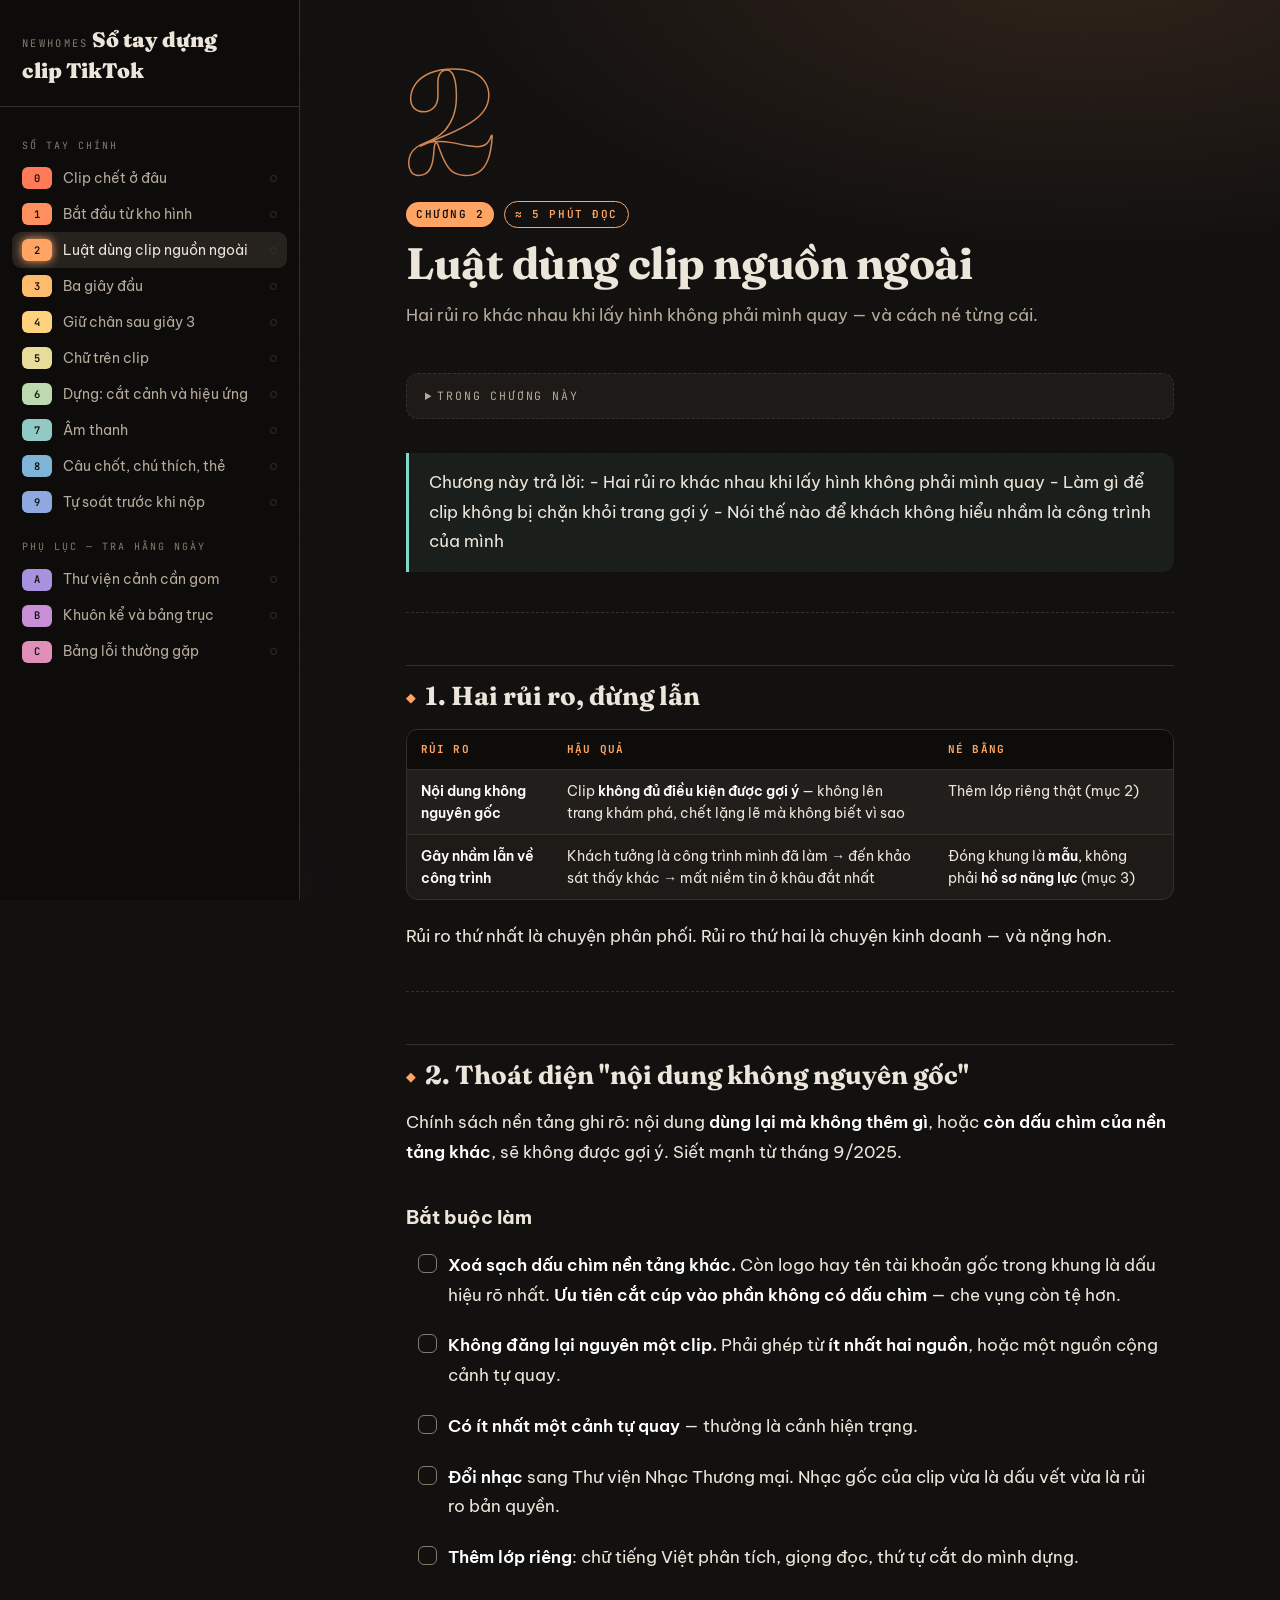
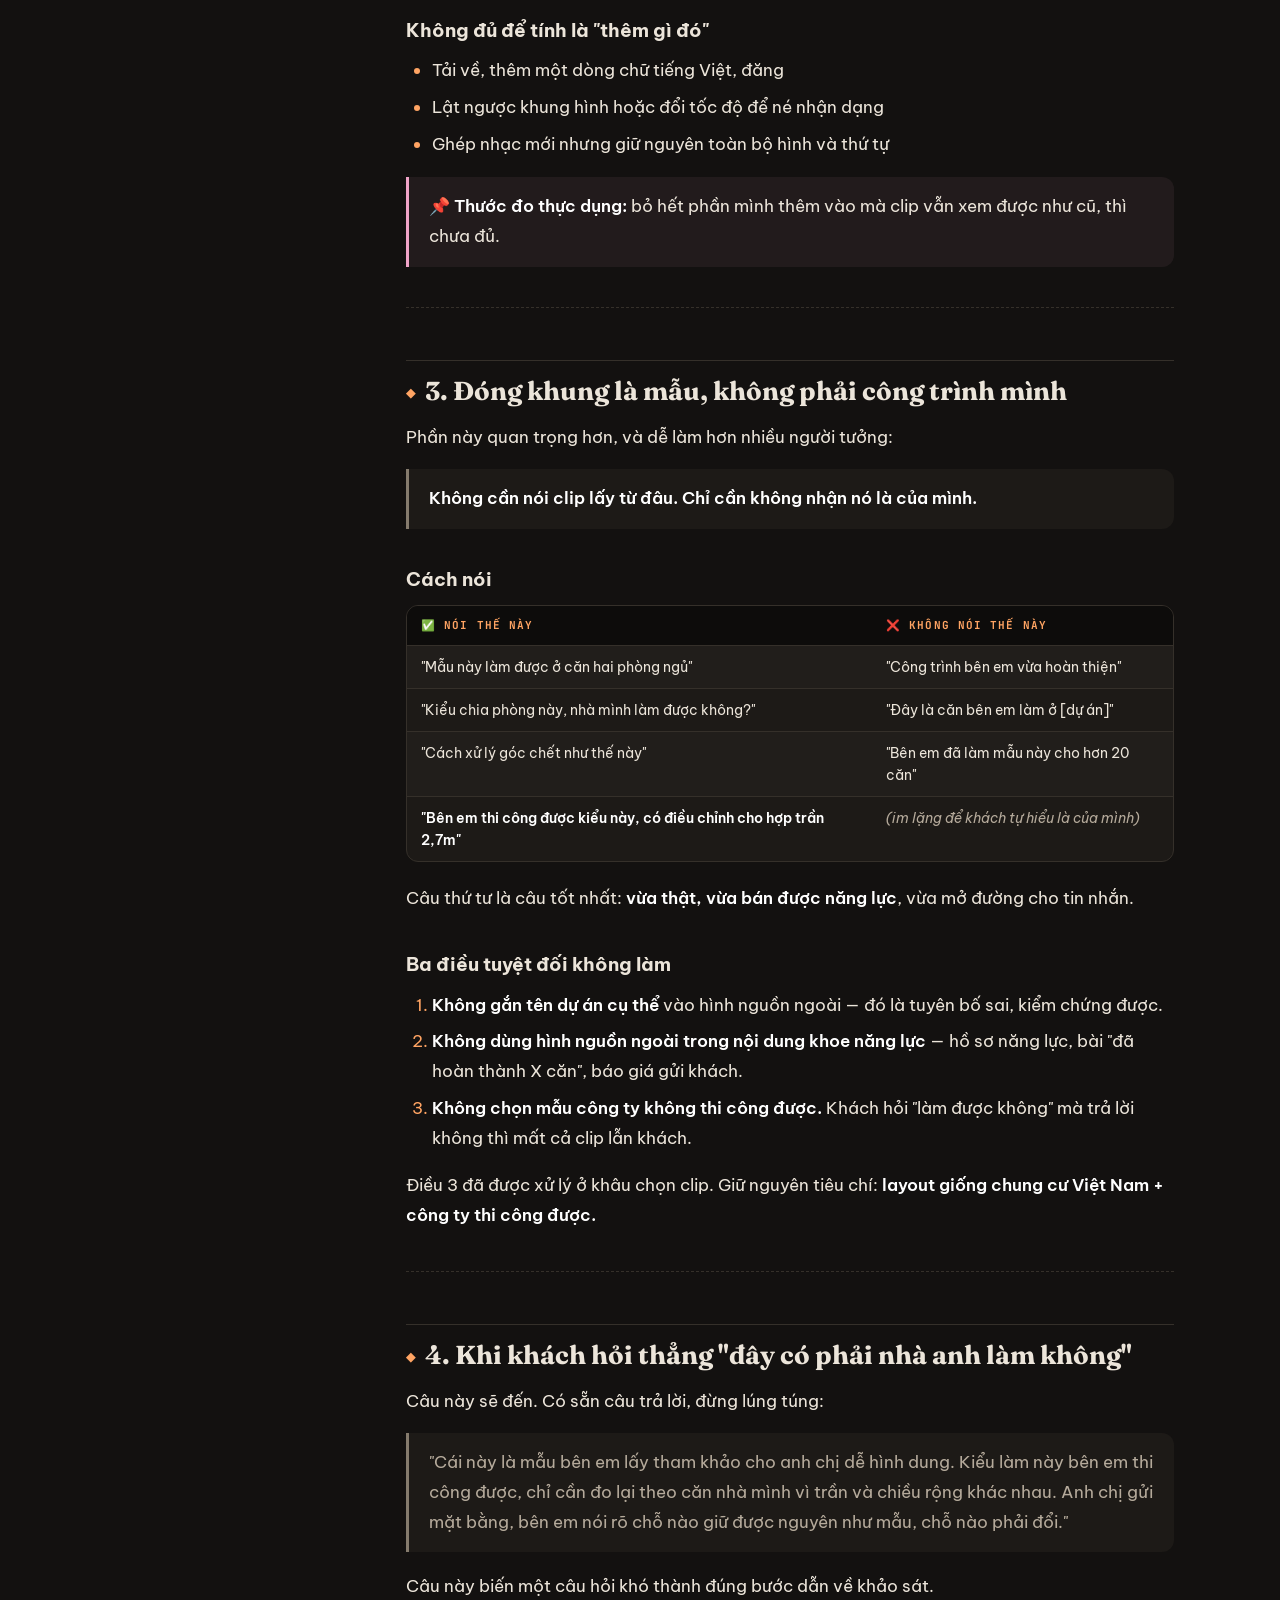
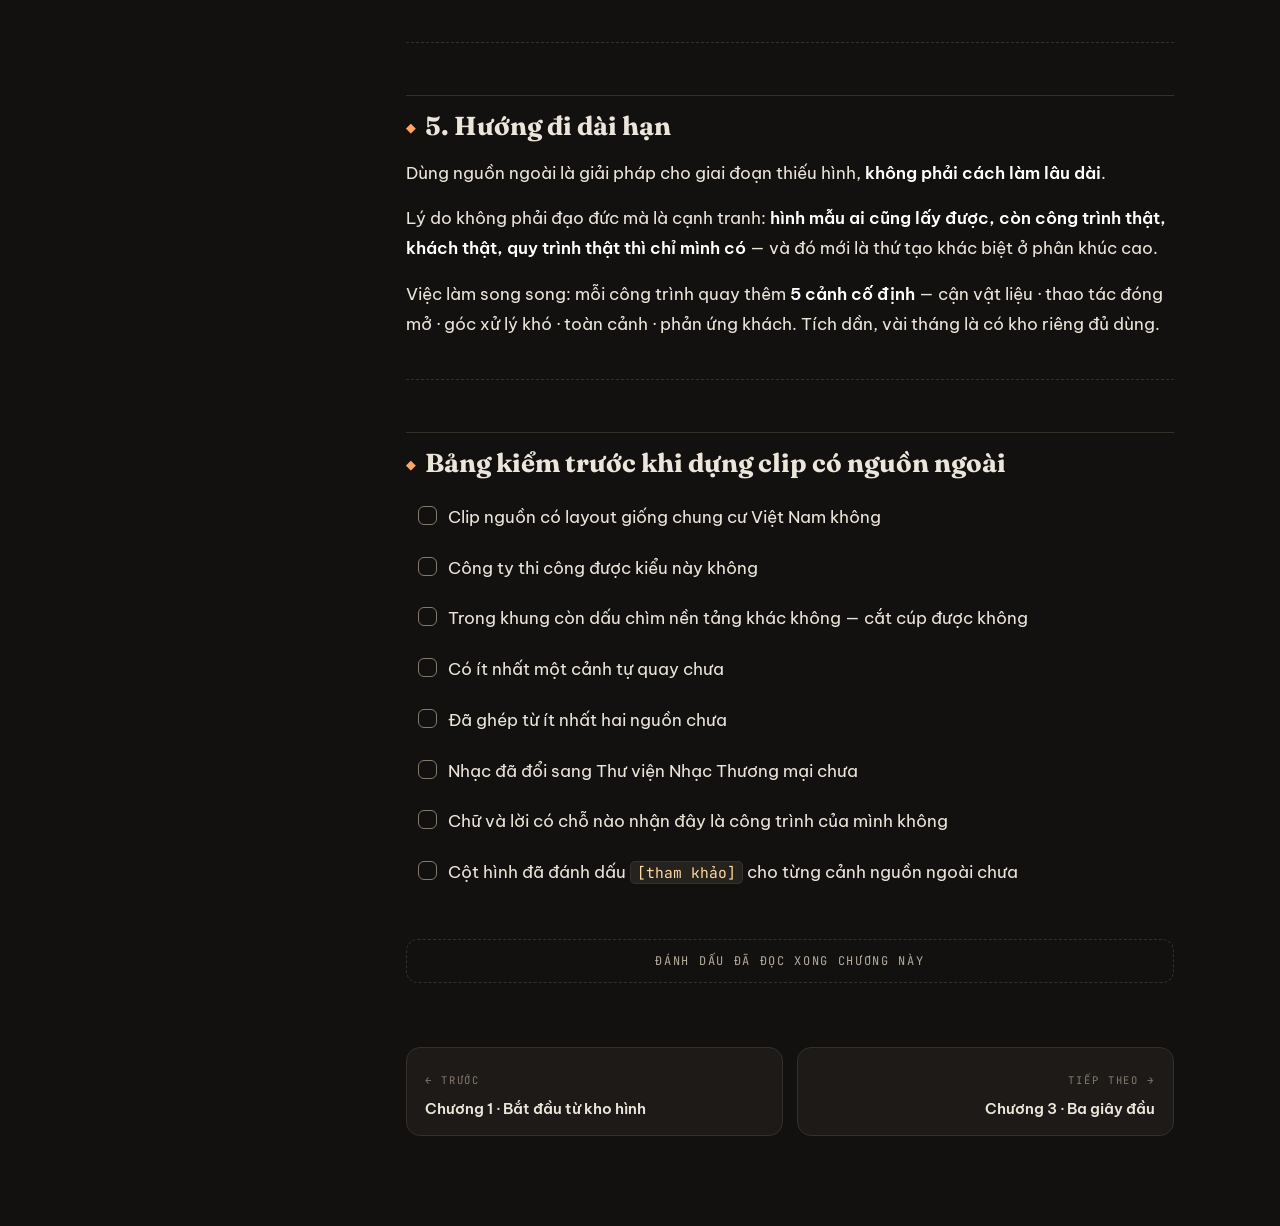
<file: docs/02.html>
<!DOCTYPE html>
<html lang="vi">
<head>
<meta charset="utf-8">
<meta name="viewport" content="width=device-width, initial-scale=1">
<title>Chương 2. Luật dùng clip nguồn ngoài — Sổ tay dựng clip TikTok Newhomes</title>
<link rel="preconnect" href="https://fonts.googleapis.com"><link rel="preconnect" href="https://fonts.gstatic.com" crossorigin><link href="https://fonts.googleapis.com/css2?family=Fraunces:opsz,wght@9..144,600;9..144,700;9..144,900&family=Be+Vietnam+Pro:wght@400;500;600;700&family=JetBrains+Mono:wght@400;600&display=swap" rel="stylesheet">
<link rel="stylesheet" href="style.css">
<style>:root{--accent:#ffa463;--accent-soft:color-mix(in srgb, #ffa463 13%, transparent);}</style>
</head>
<body data-slug="02">
<div id="progress"></div>
<button id="nav-toggle" aria-label="Mục lục">☰</button>
<nav class="sidebar">
  <a class="brand" href="index.html">
    <span class="kicker">Newhomes</span>
    <span class="name">Sổ tay dựng<br>clip TikTok</span>
    <span class="kelvin-bar"></span>
  </a>
  <div class="nav-group"><div class="label">Sổ tay chính</div><a class="nav-item" data-nav-slug="00" href="00.html" style="--c:#ff7a59"><span class="chip">0</span><span>Clip chết ở đâu</span><span class="done-dot"></span></a><a class="nav-item" data-nav-slug="01" href="01.html" style="--c:#ff8f5e"><span class="chip">1</span><span>Bắt đầu từ kho hình</span><span class="done-dot"></span></a><a class="nav-item active" data-nav-slug="02" href="02.html" style="--c:#ffa463"><span class="chip">2</span><span>Luật dùng clip nguồn ngoài</span><span class="done-dot"></span></a><a class="nav-item" data-nav-slug="03" href="03.html" style="--c:#ffbb6d"><span class="chip">3</span><span>Ba giây đầu</span><span class="done-dot"></span></a><a class="nav-item" data-nav-slug="04" href="04.html" style="--c:#ffd27d"><span class="chip">4</span><span>Giữ chân sau giây 3</span><span class="done-dot"></span></a><a class="nav-item" data-nav-slug="05" href="05.html" style="--c:#e8dc9a"><span class="chip">5</span><span>Chữ trên clip</span><span class="done-dot"></span></a><a class="nav-item" data-nav-slug="06" href="06.html" style="--c:#bcd9b0"><span class="chip">6</span><span>Dựng: cắt cảnh và hiệu ứng</span><span class="done-dot"></span></a><a class="nav-item" data-nav-slug="07" href="07.html" style="--c:#93c9c4"><span class="chip">7</span><span>Âm thanh</span><span class="done-dot"></span></a><a class="nav-item" data-nav-slug="08" href="08.html" style="--c:#7db4d8"><span class="chip">8</span><span>Câu chốt, chú thích, thẻ</span><span class="done-dot"></span></a><a class="nav-item" data-nav-slug="09" href="09.html" style="--c:#8fa8e0"><span class="chip">9</span><span>Tự soát trước khi nộp</span><span class="done-dot"></span></a></div>
  <div class="nav-group"><div class="label">Phụ lục — tra hằng ngày</div><a class="nav-item" data-nav-slug="pa" href="pa.html" style="--c:#a892e0"><span class="chip">A</span><span>Thư viện cảnh cần gom</span><span class="done-dot"></span></a><a class="nav-item" data-nav-slug="pb" href="pb.html" style="--c:#c98fd6"><span class="chip">B</span><span>Khuôn kể và bảng trục</span><span class="done-dot"></span></a><a class="nav-item" data-nav-slug="pc" href="pc.html" style="--c:#e08fb8"><span class="chip">C</span><span>Bảng lỗi thường gặp</span><span class="done-dot"></span></a></div>
</nav>
<main class="main"><div class="page">
  <header class="ch-head">
    <div class="ch-no">2</div>
    <div class="ch-meta"><span class="tag">Chương 2</span><span class="tag ghost">≈ 5 phút đọc</span></div>
    <h1 class="ch-title">Luật dùng clip nguồn ngoài</h1>
    <p class="ch-hook">Hai rủi ro khác nhau khi lấy hình không phải mình quay — và cách né từng cái.</p>
  </header>
  <details class="page-toc"><summary>Trong chương này</summary><ol><li><a href="#1-hai-rui-ro-ung-lan">1. Hai rủi ro, đừng lẫn</a></li><li><a href="#2-thoat-dien-noi-dung-khong-nguyen-goc">2. Thoát diện "nội dung không nguyên gốc"</a></li><li><a href="#3-ong-khung-la-mau-khong-phai-cong-trinh-minh">3. Đóng khung là mẫu, không phải công trình mình</a></li><li><a href="#4-khi-khach-hoi-thang-ay-co-phai-nha-anh-lam-khong">4. Khi khách hỏi thẳng "đây có phải nhà anh làm không"</a></li><li><a href="#5-huong-i-dai-han">5. Hướng đi dài hạn</a></li><li><a href="#bang-kiem-truoc-khi-dung-clip-co-nguon-ngoai">Bảng kiểm trước khi dựng clip có nguồn ngoài</a></li></ol></details>
  <article class="content"><blockquote class="tip">
<p>Chương này trả lời:
- Hai rủi ro khác nhau khi lấy hình không phải mình quay
- Làm gì để clip không bị chặn khỏi trang gợi ý
- Nói thế nào để khách không hiểu nhầm là công trình của mình</p>
</blockquote>
<hr>
<h2 id="1-hai-rui-ro-ung-lan">1. Hai rủi ro, đừng lẫn</h2>
<div class="table-scroll"><table>
<thead>
<tr>
<th>Rủi ro</th>
<th>Hậu quả</th>
<th>Né bằng</th>
</tr>
</thead>
<tbody>
<tr>
<td><strong>Nội dung không nguyên gốc</strong></td>
<td>Clip <strong>không đủ điều kiện được gợi ý</strong> — không lên trang khám phá, chết lặng lẽ mà không biết vì sao</td>
<td>Thêm lớp riêng thật (mục 2)</td>
</tr>
<tr>
<td><strong>Gây nhầm lẫn về công trình</strong></td>
<td>Khách tưởng là công trình mình đã làm → đến khảo sát thấy khác → mất niềm tin ở khâu đắt nhất</td>
<td>Đóng khung là <strong>mẫu</strong>, không phải <strong>hồ sơ năng lực</strong> (mục 3)</td>
</tr>
</tbody>
</table></div>
<p>Rủi ro thứ nhất là chuyện phân phối. Rủi ro thứ hai là chuyện kinh doanh — và nặng hơn.</p>
<hr>
<h2 id="2-thoat-dien-noi-dung-khong-nguyen-goc">2. Thoát diện "nội dung không nguyên gốc"</h2>
<p>Chính sách nền tảng ghi rõ: nội dung <strong>dùng lại mà không thêm gì</strong>, hoặc <strong>còn dấu chìm của nền tảng khác</strong>, sẽ không được gợi ý. Siết mạnh từ tháng 9/2025.</p>
<h3 id="bat-buoc-lam">Bắt buộc làm</h3>
<ul>
<li class="task"><label><input type="checkbox" data-key="02-t1"><span><strong>Xoá sạch dấu chìm nền tảng khác.</strong> Còn logo hay tên tài khoản gốc trong khung là dấu hiệu rõ nhất. <strong>Ưu tiên cắt cúp vào phần không có dấu chìm</strong> — che vụng còn tệ hơn.</span></label></li>
<li class="task"><label><input type="checkbox" data-key="02-t2"><span><strong>Không đăng lại nguyên một clip.</strong> Phải ghép từ <strong>ít nhất hai nguồn</strong>, hoặc một nguồn cộng cảnh tự quay.</span></label></li>
<li class="task"><label><input type="checkbox" data-key="02-t3"><span><strong>Có ít nhất một cảnh tự quay</strong> — thường là cảnh hiện trạng.</span></label></li>
<li class="task"><label><input type="checkbox" data-key="02-t4"><span><strong>Đổi nhạc</strong> sang Thư viện Nhạc Thương mại. Nhạc gốc của clip vừa là dấu vết vừa là rủi ro bản quyền.</span></label></li>
<li class="task"><label><input type="checkbox" data-key="02-t5"><span><strong>Thêm lớp riêng</strong>: chữ tiếng Việt phân tích, giọng đọc, thứ tự cắt do mình dựng.</span></label></li>
</ul>
<h3 id="khong-u-e-tinh-la-them-gi-o">Không đủ để tính là "thêm gì đó"</h3>
<ul>
<li>Tải về, thêm một dòng chữ tiếng Việt, đăng</li>
<li>Lật ngược khung hình hoặc đổi tốc độ để né nhận dạng</li>
<li>Ghép nhạc mới nhưng giữ nguyên toàn bộ hình và thứ tự</li>
</ul>
<blockquote class="pin">
<p>📌 <strong>Thước đo thực dụng:</strong> bỏ hết phần mình thêm vào mà clip vẫn xem được như cũ, thì chưa đủ.</p>
</blockquote>
<hr>
<h2 id="3-ong-khung-la-mau-khong-phai-cong-trinh-minh">3. Đóng khung là mẫu, không phải công trình mình</h2>
<p>Phần này quan trọng hơn, và dễ làm hơn nhiều người tưởng:</p>
<blockquote>
<p><strong>Không cần nói clip lấy từ đâu. Chỉ cần không nhận nó là của mình.</strong></p>
</blockquote>
<h3 id="cach-noi">Cách nói</h3>
<div class="table-scroll"><table>
<thead>
<tr>
<th>✅ Nói thế này</th>
<th>❌ Không nói thế này</th>
</tr>
</thead>
<tbody>
<tr>
<td>"Mẫu này làm được ở căn hai phòng ngủ"</td>
<td>"Công trình bên em vừa hoàn thiện"</td>
</tr>
<tr>
<td>"Kiểu chia phòng này, nhà mình làm được không?"</td>
<td>"Đây là căn bên em làm ở [dự án]"</td>
</tr>
<tr>
<td>"Cách xử lý góc chết như thế này"</td>
<td>"Bên em đã làm mẫu này cho hơn 20 căn"</td>
</tr>
<tr>
<td><strong>"Bên em thi công được kiểu này, có điều chỉnh cho hợp trần 2,7m"</strong></td>
<td><em>(im lặng để khách tự hiểu là của mình)</em></td>
</tr>
</tbody>
</table></div>
<p>Câu thứ tư là câu tốt nhất: <strong>vừa thật, vừa bán được năng lực</strong>, vừa mở đường cho tin nhắn.</p>
<h3 id="ba-ieu-tuyet-oi-khong-lam">Ba điều tuyệt đối không làm</h3>
<ol>
<li><strong>Không gắn tên dự án cụ thể</strong> vào hình nguồn ngoài — đó là tuyên bố sai, kiểm chứng được.</li>
<li><strong>Không dùng hình nguồn ngoài trong nội dung khoe năng lực</strong> — hồ sơ năng lực, bài "đã hoàn thành X căn", báo giá gửi khách.</li>
<li><strong>Không chọn mẫu công ty không thi công được.</strong> Khách hỏi "làm được không" mà trả lời không thì mất cả clip lẫn khách.</li>
</ol>
<p>Điều 3 đã được xử lý ở khâu chọn clip. Giữ nguyên tiêu chí: <strong>layout giống chung cư Việt Nam + công ty thi công được.</strong></p>
<hr>
<h2 id="4-khi-khach-hoi-thang-ay-co-phai-nha-anh-lam-khong">4. Khi khách hỏi thẳng "đây có phải nhà anh làm không"</h2>
<p>Câu này sẽ đến. Có sẵn câu trả lời, đừng lúng túng:</p>
<blockquote>
<p>"Cái này là mẫu bên em lấy tham khảo cho anh chị dễ hình dung. Kiểu làm này bên em thi công được, chỉ cần đo lại theo căn nhà mình vì trần và chiều rộng khác nhau. Anh chị gửi mặt bằng, bên em nói rõ chỗ nào giữ được nguyên như mẫu, chỗ nào phải đổi."</p>
</blockquote>
<p>Câu này biến một câu hỏi khó thành đúng bước dẫn về khảo sát.</p>
<hr>
<h2 id="5-huong-i-dai-han">5. Hướng đi dài hạn</h2>
<p>Dùng nguồn ngoài là giải pháp cho giai đoạn thiếu hình, <strong>không phải cách làm lâu dài</strong>.</p>
<p>Lý do không phải đạo đức mà là cạnh tranh: <strong>hình mẫu ai cũng lấy được, còn công trình thật, khách thật, quy trình thật thì chỉ mình có</strong> — và đó mới là thứ tạo khác biệt ở phân khúc cao.</p>
<p>Việc làm song song: mỗi công trình quay thêm <strong>5 cảnh cố định</strong> — cận vật liệu · thao tác đóng mở · góc xử lý khó · toàn cảnh · phản ứng khách. Tích dần, vài tháng là có kho riêng đủ dùng.</p>
<hr>
<h2 id="bang-kiem-truoc-khi-dung-clip-co-nguon-ngoai">Bảng kiểm trước khi dựng clip có nguồn ngoài</h2>
<ul>
<li class="task"><label><input type="checkbox" data-key="02-t6"><span>Clip nguồn có layout giống chung cư Việt Nam không</span></label></li>
<li class="task"><label><input type="checkbox" data-key="02-t7"><span>Công ty thi công được kiểu này không</span></label></li>
<li class="task"><label><input type="checkbox" data-key="02-t8"><span>Trong khung còn dấu chìm nền tảng khác không — cắt cúp được không</span></label></li>
<li class="task"><label><input type="checkbox" data-key="02-t9"><span>Có ít nhất một cảnh tự quay chưa</span></label></li>
<li class="task"><label><input type="checkbox" data-key="02-t10"><span>Đã ghép từ ít nhất hai nguồn chưa</span></label></li>
<li class="task"><label><input type="checkbox" data-key="02-t11"><span>Nhạc đã đổi sang Thư viện Nhạc Thương mại chưa</span></label></li>
<li class="task"><label><input type="checkbox" data-key="02-t12"><span>Chữ và lời có chỗ nào nhận đây là công trình của mình không</span></label></li>
<li class="task"><label><input type="checkbox" data-key="02-t13"><span>Cột hình đã đánh dấu <code>[tham khảo]</code> cho từng cảnh nguồn ngoài chưa</span></label></li>
</ul></article>
  <button class="mark-read" id="mark-read"></button>
  <nav class="pager"><a class="prev" href="01.html"><span class="dir">← Trước</span><div class="t">Chương 1 · Bắt đầu từ kho hình</div></a><a class="next" href="03.html"><span class="dir">Tiếp theo →</span><div class="t">Chương 3 · Ba giây đầu</div></a></nav>
</div></main>
<script src="reader.js"></script>
</body>
</html>
</file>
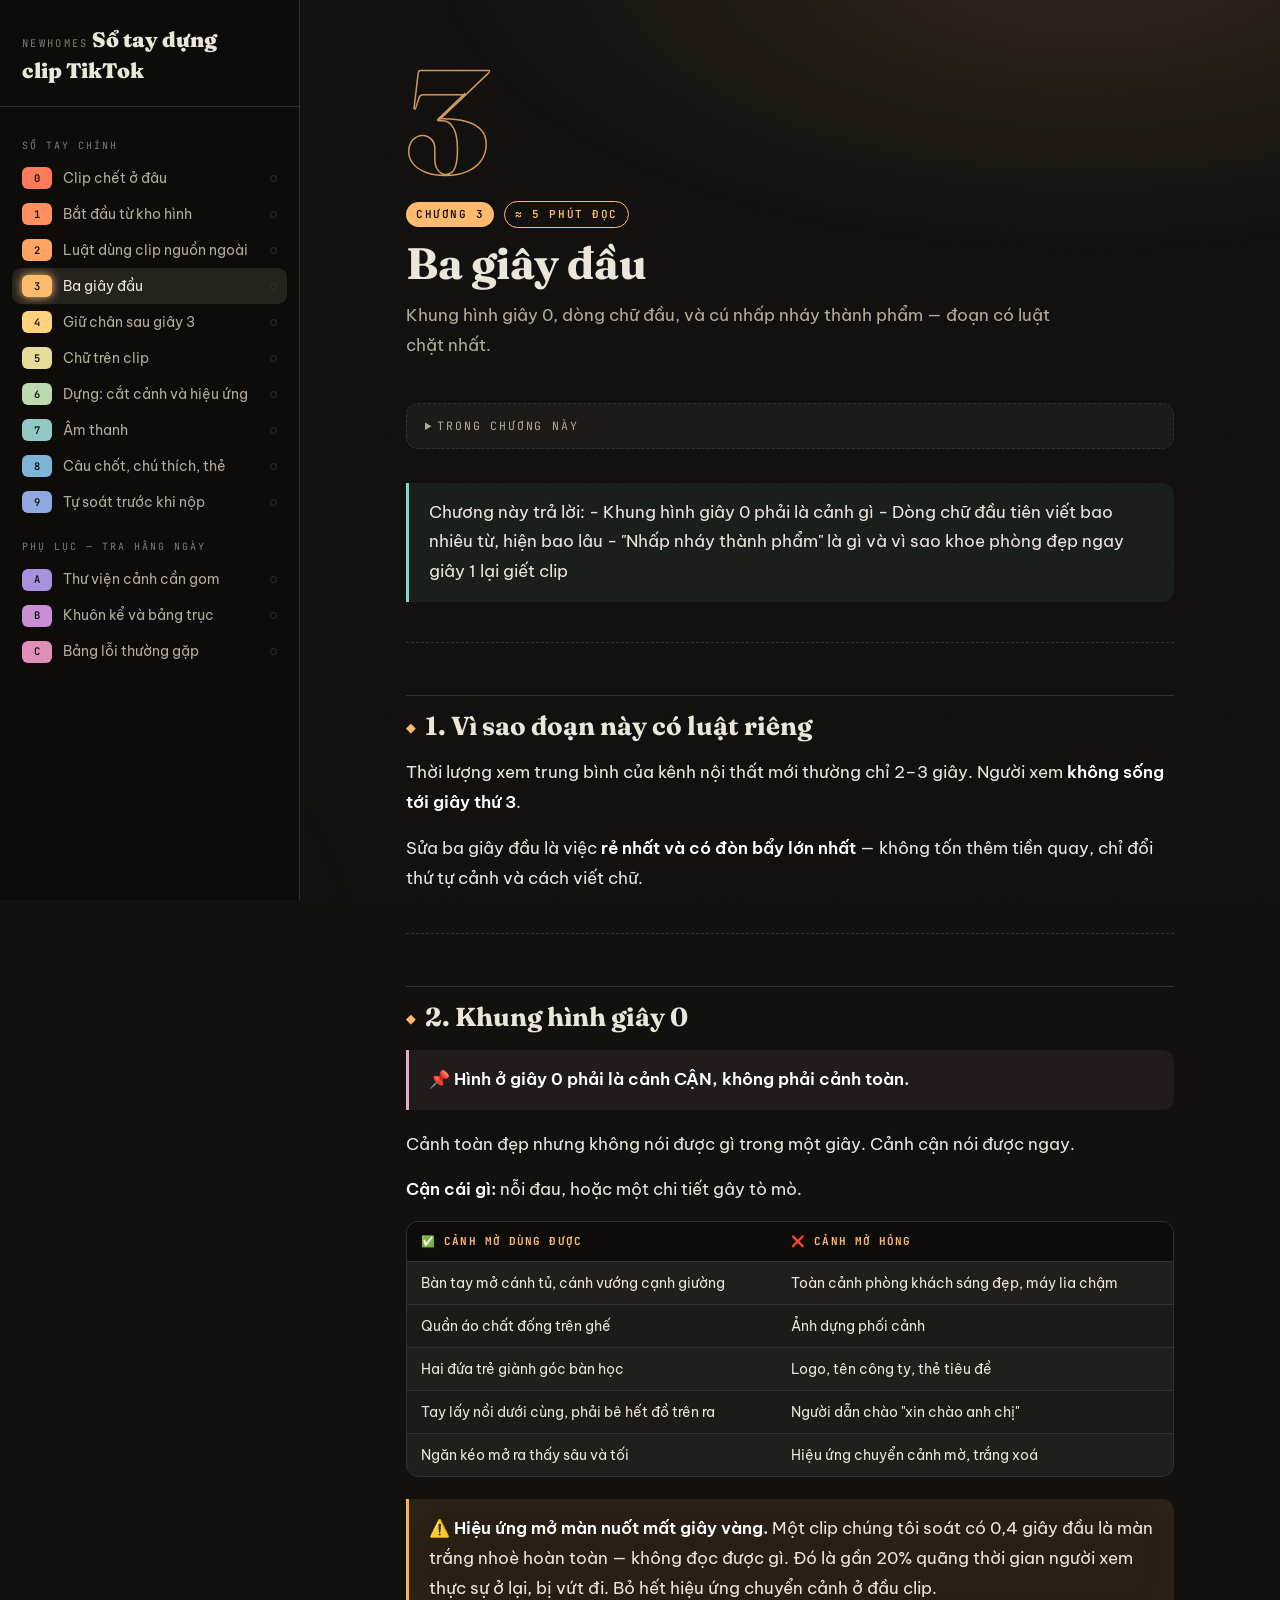
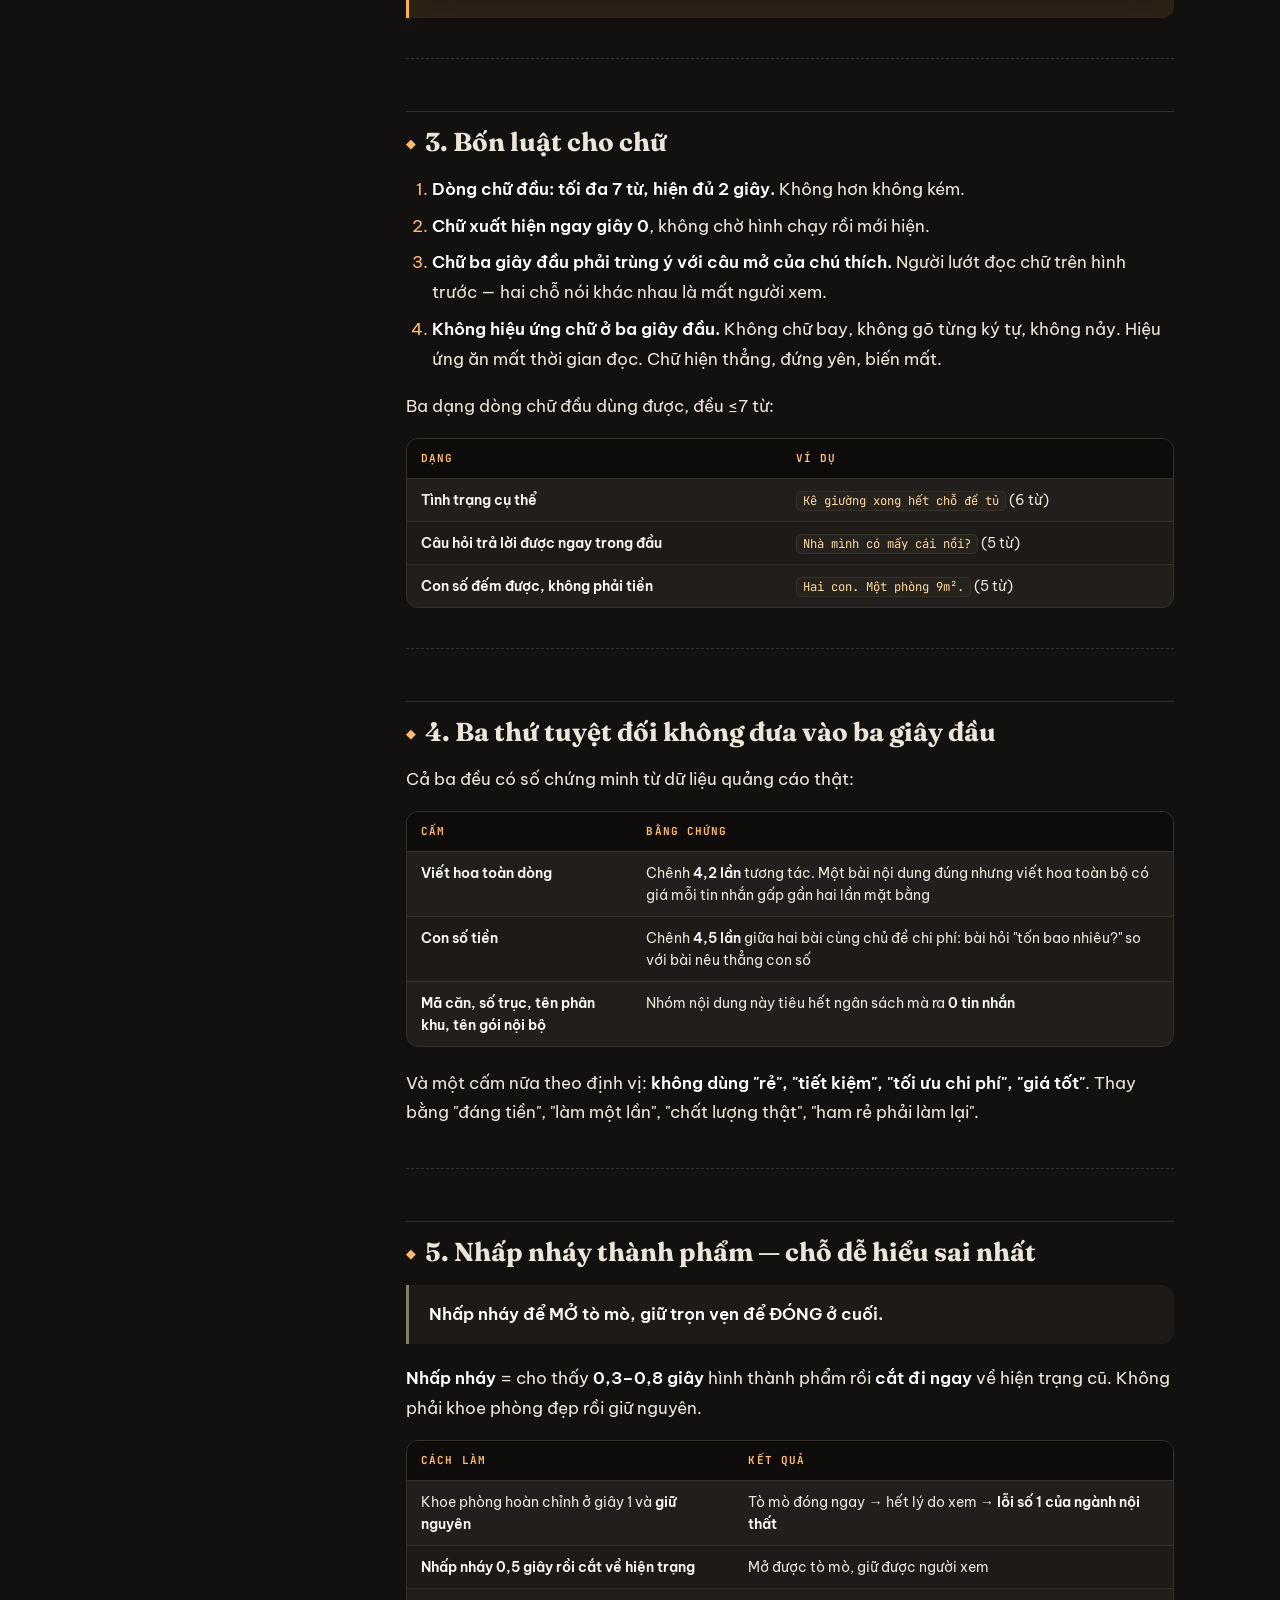
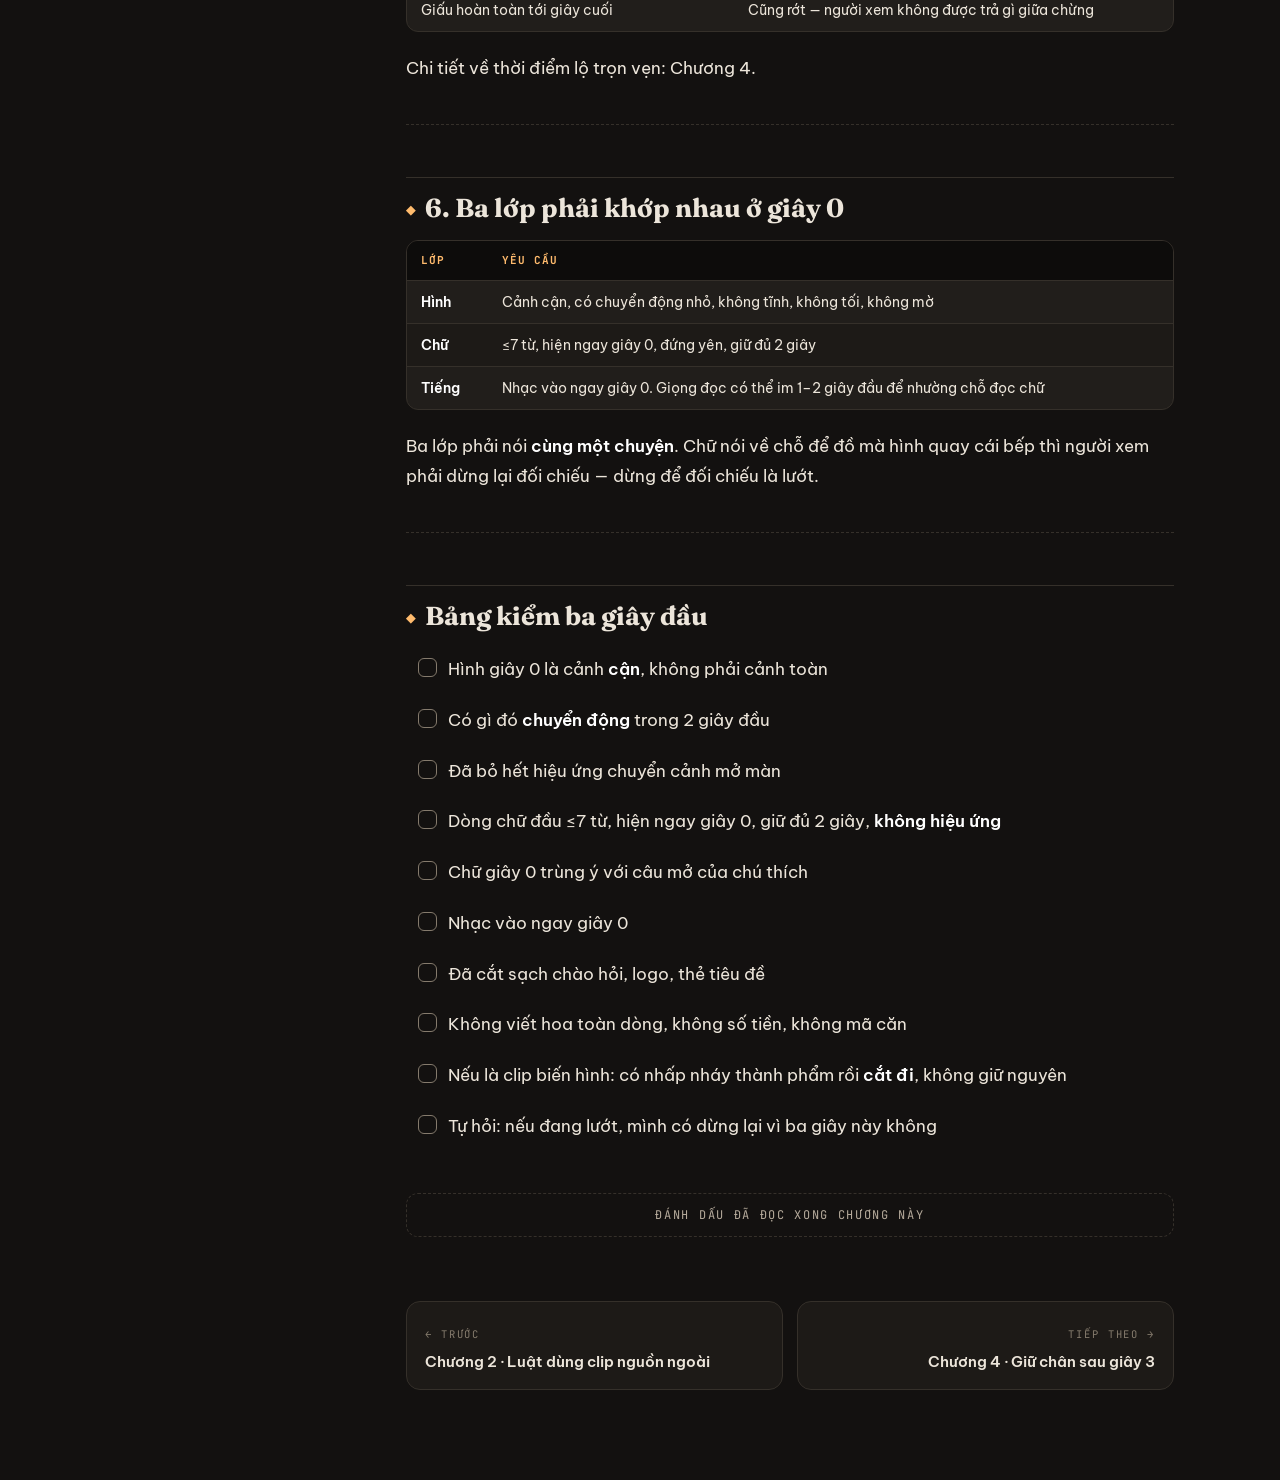
<file: docs/03.html>
<!DOCTYPE html>
<html lang="vi">
<head>
<meta charset="utf-8">
<meta name="viewport" content="width=device-width, initial-scale=1">
<title>Chương 3. Ba giây đầu — Sổ tay dựng clip TikTok Newhomes</title>
<link rel="preconnect" href="https://fonts.googleapis.com"><link rel="preconnect" href="https://fonts.gstatic.com" crossorigin><link href="https://fonts.googleapis.com/css2?family=Fraunces:opsz,wght@9..144,600;9..144,700;9..144,900&family=Be+Vietnam+Pro:wght@400;500;600;700&family=JetBrains+Mono:wght@400;600&display=swap" rel="stylesheet">
<link rel="stylesheet" href="style.css">
<style>:root{--accent:#ffbb6d;--accent-soft:color-mix(in srgb, #ffbb6d 13%, transparent);}</style>
</head>
<body data-slug="03">
<div id="progress"></div>
<button id="nav-toggle" aria-label="Mục lục">☰</button>
<nav class="sidebar">
  <a class="brand" href="index.html">
    <span class="kicker">Newhomes</span>
    <span class="name">Sổ tay dựng<br>clip TikTok</span>
    <span class="kelvin-bar"></span>
  </a>
  <div class="nav-group"><div class="label">Sổ tay chính</div><a class="nav-item" data-nav-slug="00" href="00.html" style="--c:#ff7a59"><span class="chip">0</span><span>Clip chết ở đâu</span><span class="done-dot"></span></a><a class="nav-item" data-nav-slug="01" href="01.html" style="--c:#ff8f5e"><span class="chip">1</span><span>Bắt đầu từ kho hình</span><span class="done-dot"></span></a><a class="nav-item" data-nav-slug="02" href="02.html" style="--c:#ffa463"><span class="chip">2</span><span>Luật dùng clip nguồn ngoài</span><span class="done-dot"></span></a><a class="nav-item active" data-nav-slug="03" href="03.html" style="--c:#ffbb6d"><span class="chip">3</span><span>Ba giây đầu</span><span class="done-dot"></span></a><a class="nav-item" data-nav-slug="04" href="04.html" style="--c:#ffd27d"><span class="chip">4</span><span>Giữ chân sau giây 3</span><span class="done-dot"></span></a><a class="nav-item" data-nav-slug="05" href="05.html" style="--c:#e8dc9a"><span class="chip">5</span><span>Chữ trên clip</span><span class="done-dot"></span></a><a class="nav-item" data-nav-slug="06" href="06.html" style="--c:#bcd9b0"><span class="chip">6</span><span>Dựng: cắt cảnh và hiệu ứng</span><span class="done-dot"></span></a><a class="nav-item" data-nav-slug="07" href="07.html" style="--c:#93c9c4"><span class="chip">7</span><span>Âm thanh</span><span class="done-dot"></span></a><a class="nav-item" data-nav-slug="08" href="08.html" style="--c:#7db4d8"><span class="chip">8</span><span>Câu chốt, chú thích, thẻ</span><span class="done-dot"></span></a><a class="nav-item" data-nav-slug="09" href="09.html" style="--c:#8fa8e0"><span class="chip">9</span><span>Tự soát trước khi nộp</span><span class="done-dot"></span></a></div>
  <div class="nav-group"><div class="label">Phụ lục — tra hằng ngày</div><a class="nav-item" data-nav-slug="pa" href="pa.html" style="--c:#a892e0"><span class="chip">A</span><span>Thư viện cảnh cần gom</span><span class="done-dot"></span></a><a class="nav-item" data-nav-slug="pb" href="pb.html" style="--c:#c98fd6"><span class="chip">B</span><span>Khuôn kể và bảng trục</span><span class="done-dot"></span></a><a class="nav-item" data-nav-slug="pc" href="pc.html" style="--c:#e08fb8"><span class="chip">C</span><span>Bảng lỗi thường gặp</span><span class="done-dot"></span></a></div>
</nav>
<main class="main"><div class="page">
  <header class="ch-head">
    <div class="ch-no">3</div>
    <div class="ch-meta"><span class="tag">Chương 3</span><span class="tag ghost">≈ 5 phút đọc</span></div>
    <h1 class="ch-title">Ba giây đầu</h1>
    <p class="ch-hook">Khung hình giây 0, dòng chữ đầu, và cú nhấp nháy thành phẩm — đoạn có luật chặt nhất.</p>
  </header>
  <details class="page-toc"><summary>Trong chương này</summary><ol><li><a href="#1-vi-sao-oan-nay-co-luat-rieng">1. Vì sao đoạn này có luật riêng</a></li><li><a href="#2-khung-hinh-giay-0">2. Khung hình giây 0</a></li><li><a href="#3-bon-luat-cho-chu">3. Bốn luật cho chữ</a></li><li><a href="#4-ba-thu-tuyet-oi-khong-ua-vao-ba-giay-au">4. Ba thứ tuyệt đối không đưa vào ba giây đầu</a></li><li><a href="#5-nhap-nhay-thanh-pham-cho-de-hieu-sai-nhat">5. Nhấp nháy thành phẩm — chỗ dễ hiểu sai nhất</a></li><li><a href="#6-ba-lop-phai-khop-nhau-o-giay-0">6. Ba lớp phải khớp nhau ở giây 0</a></li><li><a href="#bang-kiem-ba-giay-au">Bảng kiểm ba giây đầu</a></li></ol></details>
  <article class="content"><blockquote class="tip">
<p>Chương này trả lời:
- Khung hình giây 0 phải là cảnh gì
- Dòng chữ đầu tiên viết bao nhiêu từ, hiện bao lâu
- "Nhấp nháy thành phẩm" là gì và vì sao khoe phòng đẹp ngay giây 1 lại giết clip</p>
</blockquote>
<hr>
<h2 id="1-vi-sao-oan-nay-co-luat-rieng">1. Vì sao đoạn này có luật riêng</h2>
<p>Thời lượng xem trung bình của kênh nội thất mới thường chỉ 2–3 giây. Người xem <strong>không sống tới giây thứ 3</strong>.</p>
<p>Sửa ba giây đầu là việc <strong>rẻ nhất và có đòn bẩy lớn nhất</strong> — không tốn thêm tiền quay, chỉ đổi thứ tự cảnh và cách viết chữ.</p>
<hr>
<h2 id="2-khung-hinh-giay-0">2. Khung hình giây 0</h2>
<blockquote class="pin">
<p>📌 <strong>Hình ở giây 0 phải là cảnh CẬN, không phải cảnh toàn.</strong></p>
</blockquote>
<p>Cảnh toàn đẹp nhưng không nói được gì trong một giây. Cảnh cận nói được ngay.</p>
<p><strong>Cận cái gì:</strong> nỗi đau, hoặc một chi tiết gây tò mò.</p>
<div class="table-scroll"><table>
<thead>
<tr>
<th>✅ Cảnh mở dùng được</th>
<th>❌ Cảnh mở hỏng</th>
</tr>
</thead>
<tbody>
<tr>
<td>Bàn tay mở cánh tủ, cánh vướng cạnh giường</td>
<td>Toàn cảnh phòng khách sáng đẹp, máy lia chậm</td>
</tr>
<tr>
<td>Quần áo chất đống trên ghế</td>
<td>Ảnh dựng phối cảnh</td>
</tr>
<tr>
<td>Hai đứa trẻ giành góc bàn học</td>
<td>Logo, tên công ty, thẻ tiêu đề</td>
</tr>
<tr>
<td>Tay lấy nồi dưới cùng, phải bê hết đồ trên ra</td>
<td>Người dẫn chào "xin chào anh chị"</td>
</tr>
<tr>
<td>Ngăn kéo mở ra thấy sâu và tối</td>
<td>Hiệu ứng chuyển cảnh mờ, trắng xoá</td>
</tr>
</tbody>
</table></div>
<blockquote class="warn">
<p>⚠️ <strong>Hiệu ứng mở màn nuốt mất giây vàng.</strong> Một clip chúng tôi soát có 0,4 giây đầu là màn trắng nhoè hoàn toàn — không đọc được gì. Đó là gần 20% quãng thời gian người xem thực sự ở lại, bị vứt đi. Bỏ hết hiệu ứng chuyển cảnh ở đầu clip.</p>
</blockquote>
<hr>
<h2 id="3-bon-luat-cho-chu">3. Bốn luật cho chữ</h2>
<ol>
<li><strong>Dòng chữ đầu: tối đa 7 từ, hiện đủ 2 giây.</strong> Không hơn không kém.</li>
<li><strong>Chữ xuất hiện ngay giây 0</strong>, không chờ hình chạy rồi mới hiện.</li>
<li><strong>Chữ ba giây đầu phải trùng ý với câu mở của chú thích.</strong> Người lướt đọc chữ trên hình trước — hai chỗ nói khác nhau là mất người xem.</li>
<li><strong>Không hiệu ứng chữ ở ba giây đầu.</strong> Không chữ bay, không gõ từng ký tự, không nảy. Hiệu ứng ăn mất thời gian đọc. Chữ hiện thẳng, đứng yên, biến mất.</li>
</ol>
<p>Ba dạng dòng chữ đầu dùng được, đều ≤7 từ:</p>
<div class="table-scroll"><table>
<thead>
<tr>
<th>Dạng</th>
<th>Ví dụ</th>
</tr>
</thead>
<tbody>
<tr>
<td><strong>Tình trạng cụ thể</strong></td>
<td><code>Kê giường xong hết chỗ để tủ</code> (6 từ)</td>
</tr>
<tr>
<td><strong>Câu hỏi trả lời được ngay trong đầu</strong></td>
<td><code>Nhà mình có mấy cái nồi?</code> (5 từ)</td>
</tr>
<tr>
<td><strong>Con số đếm được, không phải tiền</strong></td>
<td><code>Hai con. Một phòng 9m².</code> (5 từ)</td>
</tr>
</tbody>
</table></div>
<hr>
<h2 id="4-ba-thu-tuyet-oi-khong-ua-vao-ba-giay-au">4. Ba thứ tuyệt đối không đưa vào ba giây đầu</h2>
<p>Cả ba đều có số chứng minh từ dữ liệu quảng cáo thật:</p>
<div class="table-scroll"><table>
<thead>
<tr>
<th>Cấm</th>
<th>Bằng chứng</th>
</tr>
</thead>
<tbody>
<tr>
<td><strong>Viết hoa toàn dòng</strong></td>
<td>Chênh <strong>4,2 lần</strong> tương tác. Một bài nội dung đúng nhưng viết hoa toàn bộ có giá mỗi tin nhắn gấp gần hai lần mặt bằng</td>
</tr>
<tr>
<td><strong>Con số tiền</strong></td>
<td>Chênh <strong>4,5 lần</strong> giữa hai bài cùng chủ đề chi phí: bài hỏi "tốn bao nhiêu?" so với bài nêu thẳng con số</td>
</tr>
<tr>
<td><strong>Mã căn, số trục, tên phân khu, tên gói nội bộ</strong></td>
<td>Nhóm nội dung này tiêu hết ngân sách mà ra <strong>0 tin nhắn</strong></td>
</tr>
</tbody>
</table></div>
<p>Và một cấm nữa theo định vị: <strong>không dùng "rẻ", "tiết kiệm", "tối ưu chi phí", "giá tốt"</strong>. Thay bằng "đáng tiền", "làm một lần", "chất lượng thật", "ham rẻ phải làm lại".</p>
<hr>
<h2 id="5-nhap-nhay-thanh-pham-cho-de-hieu-sai-nhat">5. Nhấp nháy thành phẩm — chỗ dễ hiểu sai nhất</h2>
<blockquote>
<p><strong>Nhấp nháy để MỞ tò mò, giữ trọn vẹn để ĐÓNG ở cuối.</strong></p>
</blockquote>
<p><strong>Nhấp nháy</strong> = cho thấy <strong>0,3–0,8 giây</strong> hình thành phẩm rồi <strong>cắt đi ngay</strong> về hiện trạng cũ. Không phải khoe phòng đẹp rồi giữ nguyên.</p>
<div class="table-scroll"><table>
<thead>
<tr>
<th>Cách làm</th>
<th>Kết quả</th>
</tr>
</thead>
<tbody>
<tr>
<td>Khoe phòng hoàn chỉnh ở giây 1 và <strong>giữ nguyên</strong></td>
<td>Tò mò đóng ngay → hết lý do xem → <strong>lỗi số 1 của ngành nội thất</strong></td>
</tr>
<tr>
<td><strong>Nhấp nháy 0,5 giây rồi cắt về hiện trạng</strong></td>
<td>Mở được tò mò, giữ được người xem</td>
</tr>
<tr>
<td>Giấu hoàn toàn tới giây cuối</td>
<td>Cũng rớt — người xem không được trả gì giữa chừng</td>
</tr>
</tbody>
</table></div>
<p>Chi tiết về thời điểm lộ trọn vẹn: Chương 4.</p>
<hr>
<h2 id="6-ba-lop-phai-khop-nhau-o-giay-0">6. Ba lớp phải khớp nhau ở giây 0</h2>
<div class="table-scroll"><table>
<thead>
<tr>
<th>Lớp</th>
<th>Yêu cầu</th>
</tr>
</thead>
<tbody>
<tr>
<td><strong>Hình</strong></td>
<td>Cảnh cận, có chuyển động nhỏ, không tĩnh, không tối, không mờ</td>
</tr>
<tr>
<td><strong>Chữ</strong></td>
<td>≤7 từ, hiện ngay giây 0, đứng yên, giữ đủ 2 giây</td>
</tr>
<tr>
<td><strong>Tiếng</strong></td>
<td>Nhạc vào ngay giây 0. Giọng đọc có thể im 1–2 giây đầu để nhường chỗ đọc chữ</td>
</tr>
</tbody>
</table></div>
<p>Ba lớp phải nói <strong>cùng một chuyện</strong>. Chữ nói về chỗ để đồ mà hình quay cái bếp thì người xem phải dừng lại đối chiếu — dừng để đối chiếu là lướt.</p>
<hr>
<h2 id="bang-kiem-ba-giay-au">Bảng kiểm ba giây đầu</h2>
<ul>
<li class="task"><label><input type="checkbox" data-key="03-t1"><span>Hình giây 0 là cảnh <strong>cận</strong>, không phải cảnh toàn</span></label></li>
<li class="task"><label><input type="checkbox" data-key="03-t2"><span>Có gì đó <strong>chuyển động</strong> trong 2 giây đầu</span></label></li>
<li class="task"><label><input type="checkbox" data-key="03-t3"><span>Đã bỏ hết hiệu ứng chuyển cảnh mở màn</span></label></li>
<li class="task"><label><input type="checkbox" data-key="03-t4"><span>Dòng chữ đầu ≤7 từ, hiện ngay giây 0, giữ đủ 2 giây, <strong>không hiệu ứng</strong></span></label></li>
<li class="task"><label><input type="checkbox" data-key="03-t5"><span>Chữ giây 0 trùng ý với câu mở của chú thích</span></label></li>
<li class="task"><label><input type="checkbox" data-key="03-t6"><span>Nhạc vào ngay giây 0</span></label></li>
<li class="task"><label><input type="checkbox" data-key="03-t7"><span>Đã cắt sạch chào hỏi, logo, thẻ tiêu đề</span></label></li>
<li class="task"><label><input type="checkbox" data-key="03-t8"><span>Không viết hoa toàn dòng, không số tiền, không mã căn</span></label></li>
<li class="task"><label><input type="checkbox" data-key="03-t9"><span>Nếu là clip biến hình: có nhấp nháy thành phẩm rồi <strong>cắt đi</strong>, không giữ nguyên</span></label></li>
<li class="task"><label><input type="checkbox" data-key="03-t10"><span>Tự hỏi: nếu đang lướt, mình có dừng lại vì ba giây này không</span></label></li>
</ul></article>
  <button class="mark-read" id="mark-read"></button>
  <nav class="pager"><a class="prev" href="02.html"><span class="dir">← Trước</span><div class="t">Chương 2 · Luật dùng clip nguồn ngoài</div></a><a class="next" href="04.html"><span class="dir">Tiếp theo →</span><div class="t">Chương 4 · Giữ chân sau giây 3</div></a></nav>
</div></main>
<script src="reader.js"></script>
</body>
</html>
</file>
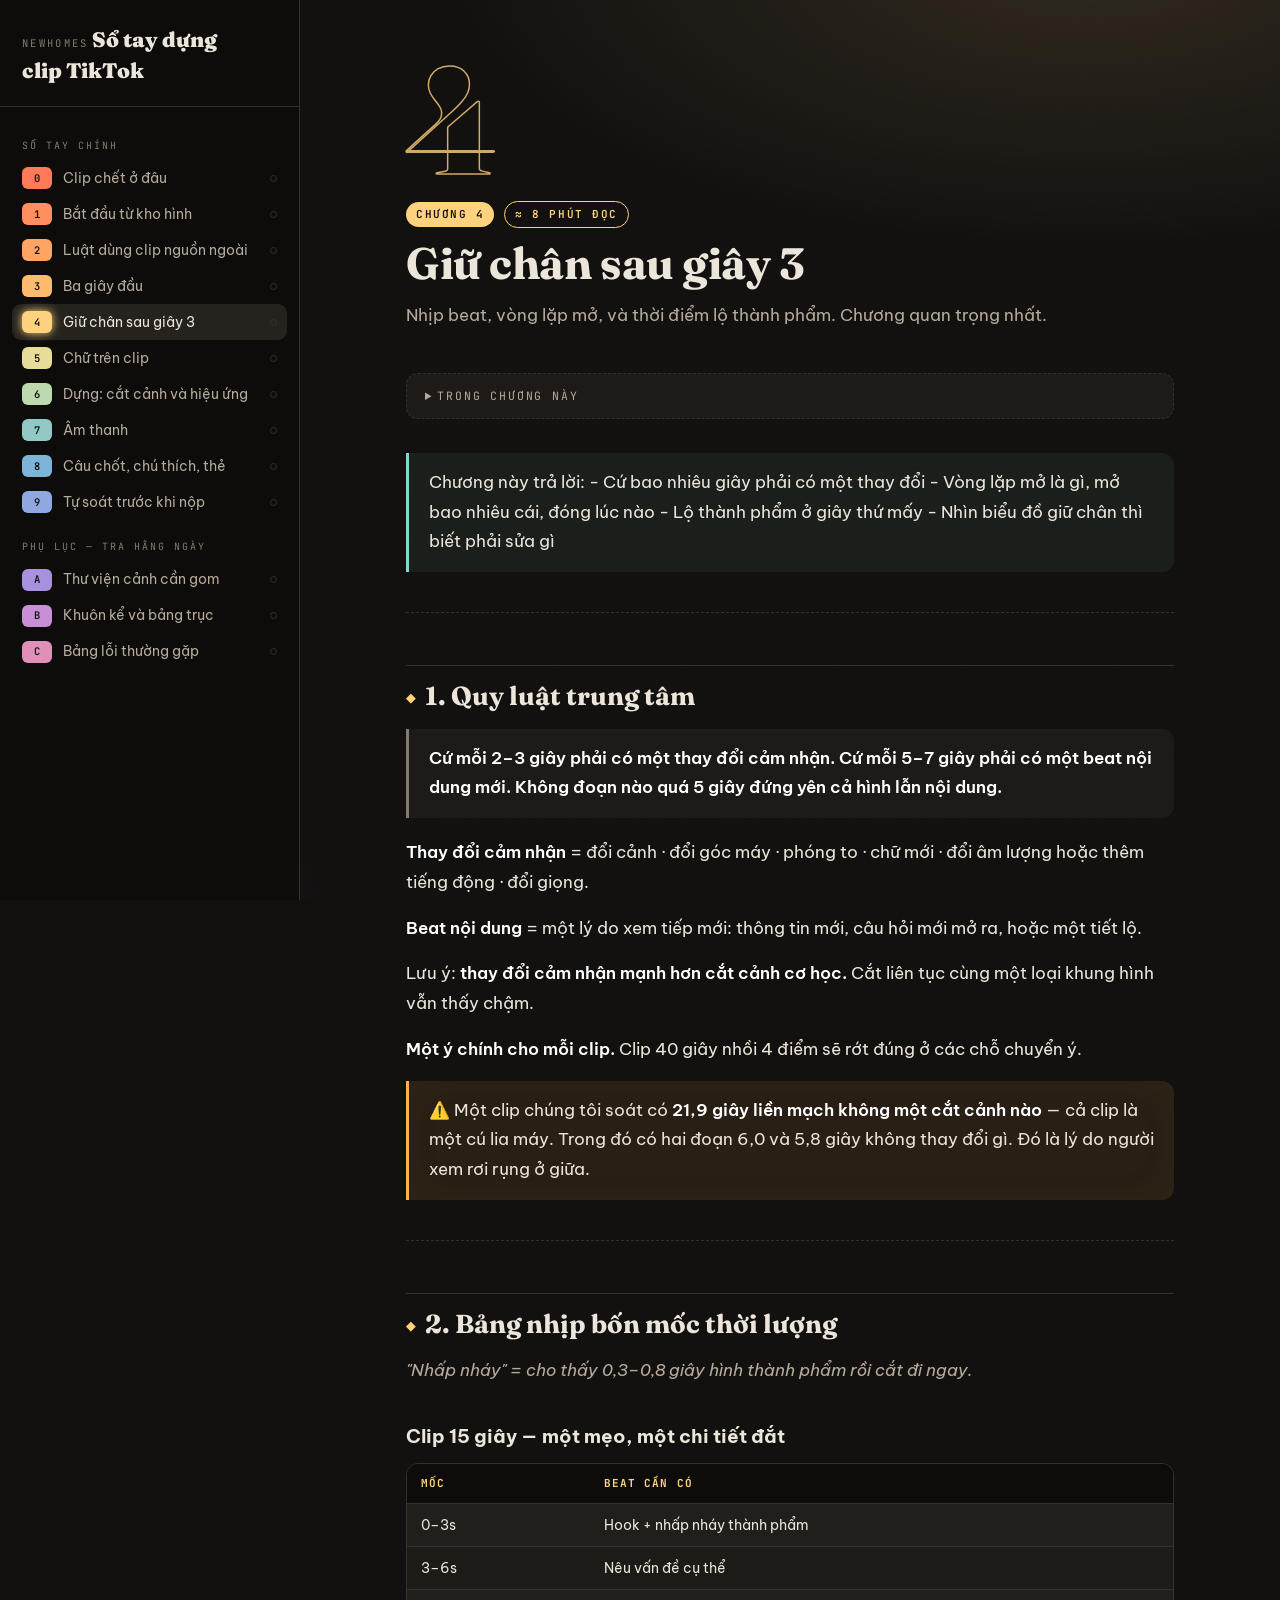
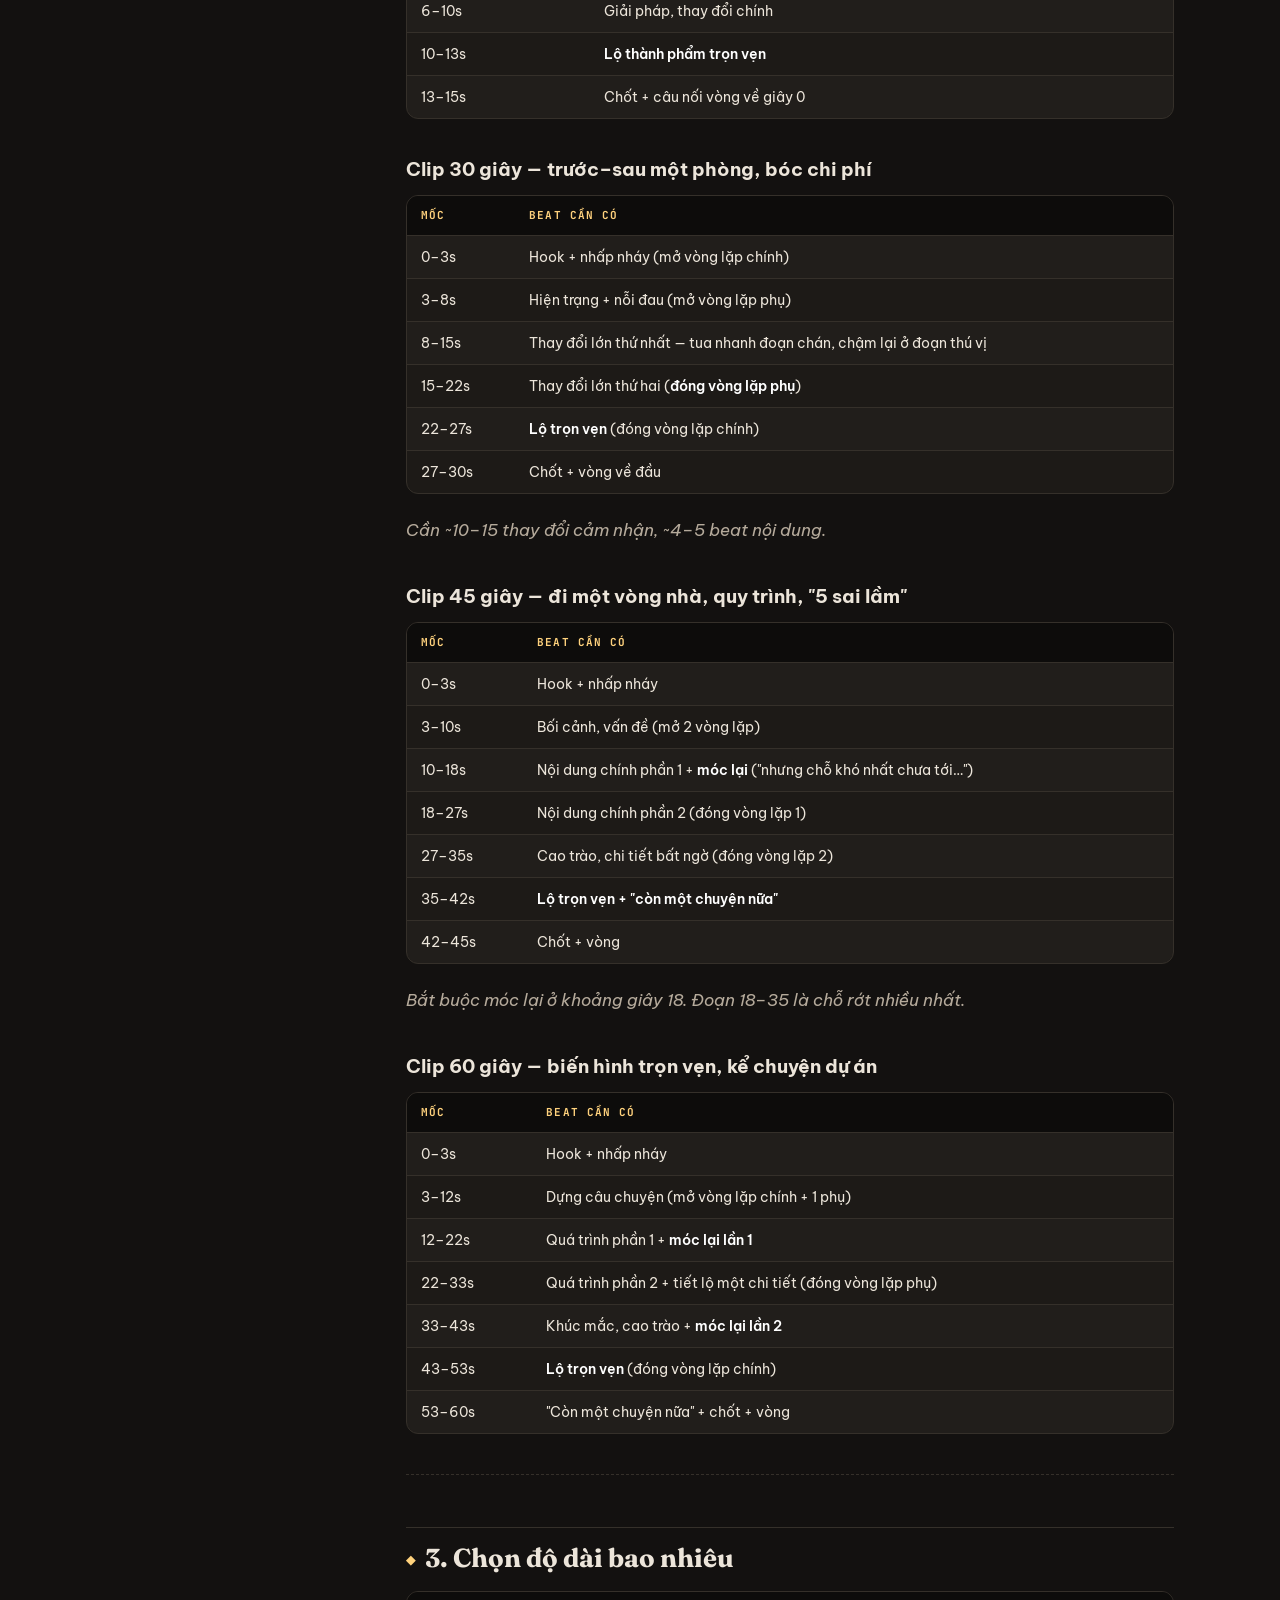
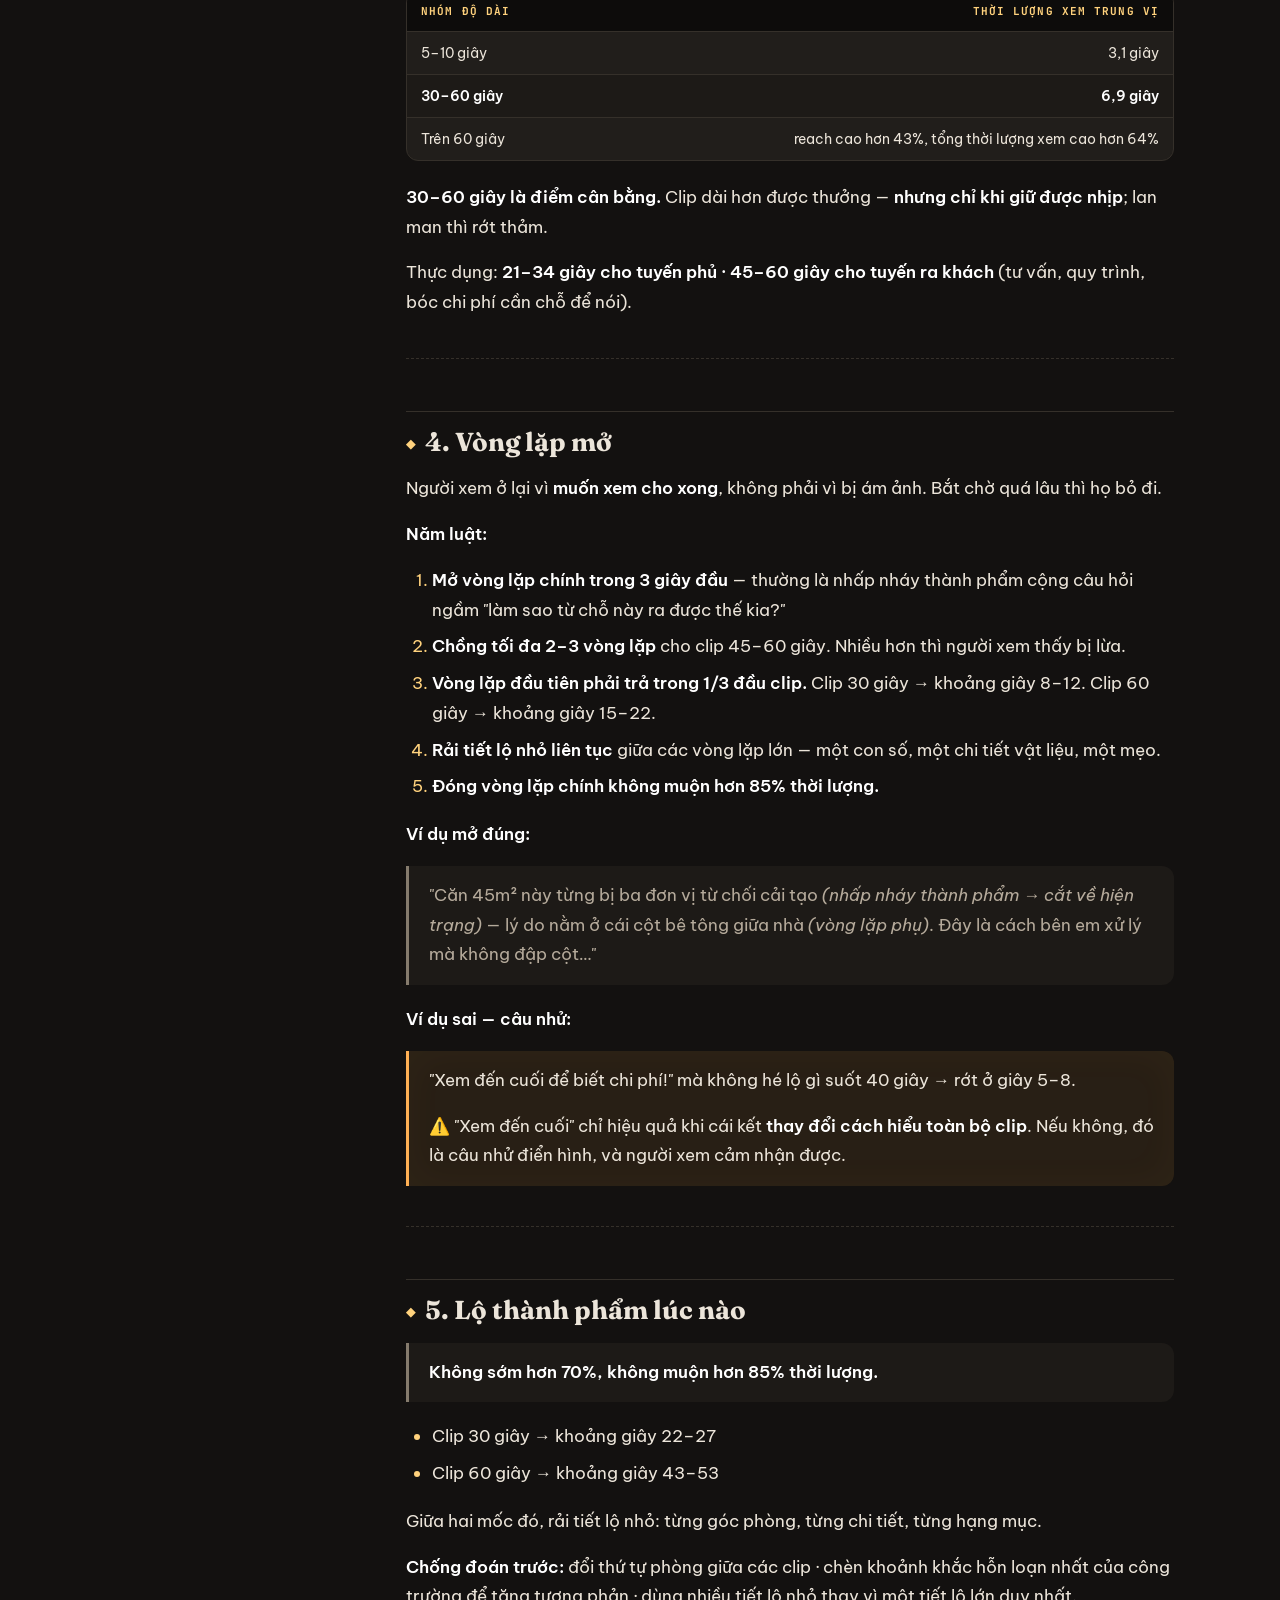
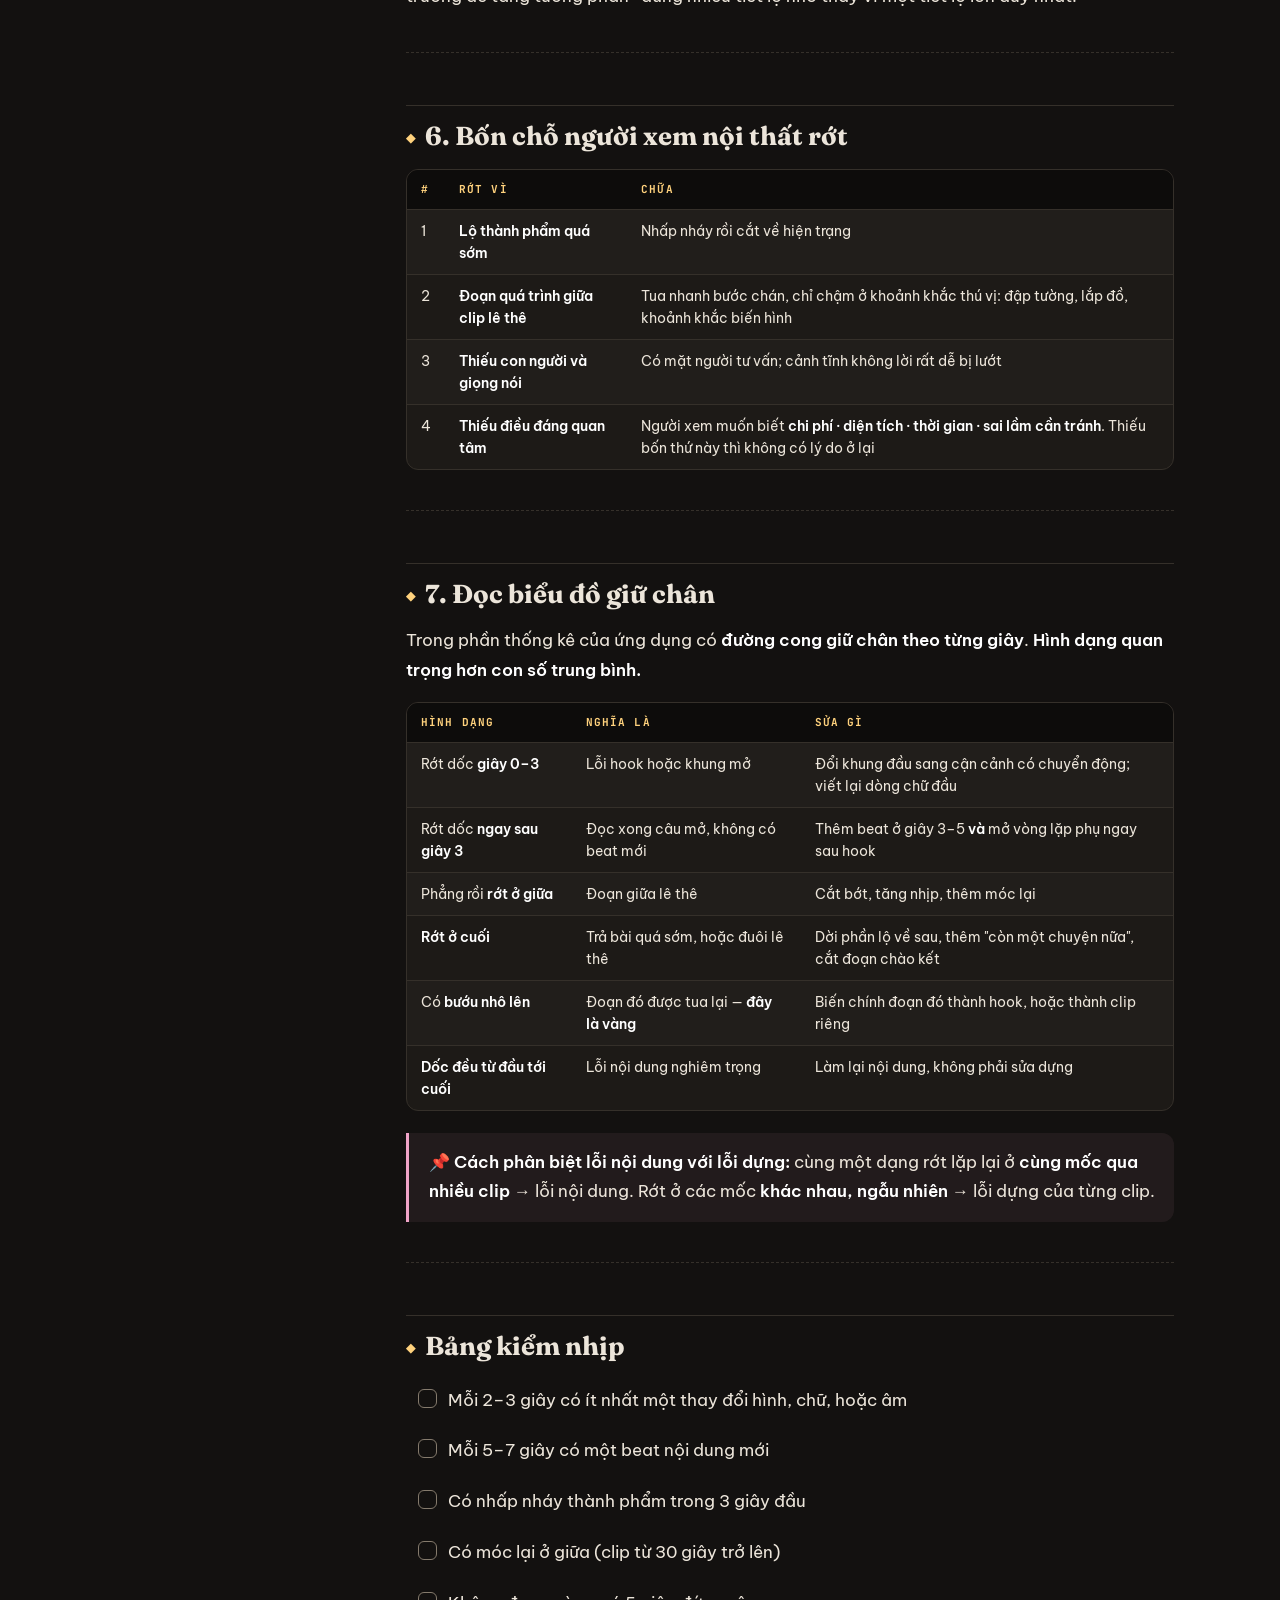
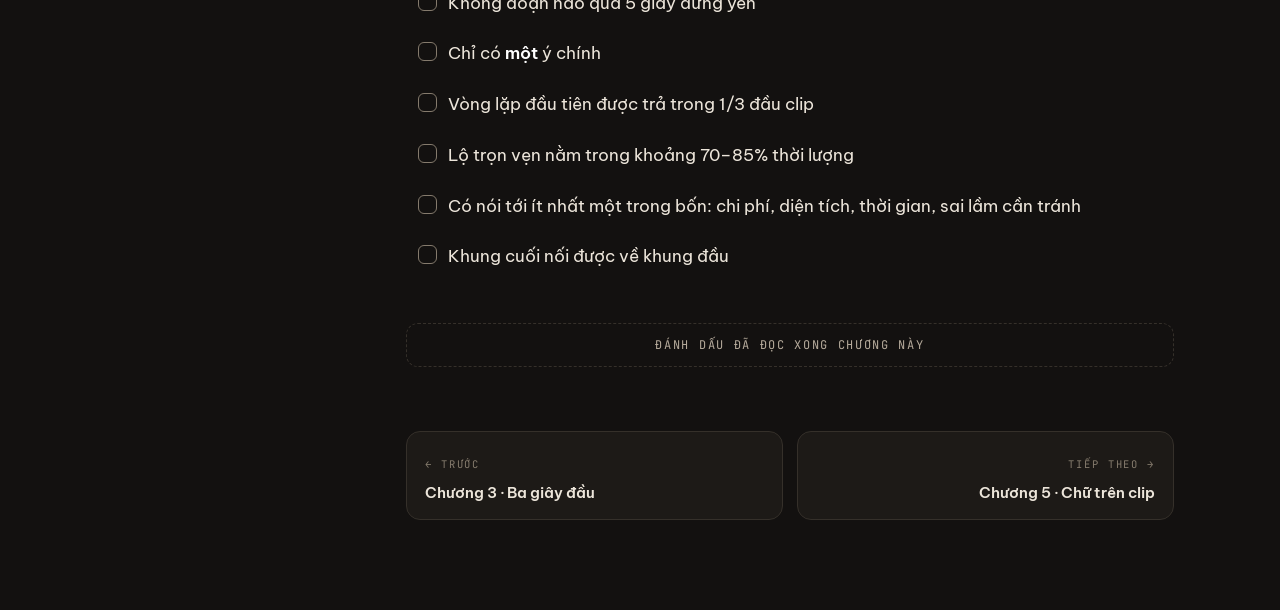
<file: docs/04.html>
<!DOCTYPE html>
<html lang="vi">
<head>
<meta charset="utf-8">
<meta name="viewport" content="width=device-width, initial-scale=1">
<title>Chương 4. Giữ chân sau giây 3 — Sổ tay dựng clip TikTok Newhomes</title>
<link rel="preconnect" href="https://fonts.googleapis.com"><link rel="preconnect" href="https://fonts.gstatic.com" crossorigin><link href="https://fonts.googleapis.com/css2?family=Fraunces:opsz,wght@9..144,600;9..144,700;9..144,900&family=Be+Vietnam+Pro:wght@400;500;600;700&family=JetBrains+Mono:wght@400;600&display=swap" rel="stylesheet">
<link rel="stylesheet" href="style.css">
<style>:root{--accent:#ffd27d;--accent-soft:color-mix(in srgb, #ffd27d 13%, transparent);}</style>
</head>
<body data-slug="04">
<div id="progress"></div>
<button id="nav-toggle" aria-label="Mục lục">☰</button>
<nav class="sidebar">
  <a class="brand" href="index.html">
    <span class="kicker">Newhomes</span>
    <span class="name">Sổ tay dựng<br>clip TikTok</span>
    <span class="kelvin-bar"></span>
  </a>
  <div class="nav-group"><div class="label">Sổ tay chính</div><a class="nav-item" data-nav-slug="00" href="00.html" style="--c:#ff7a59"><span class="chip">0</span><span>Clip chết ở đâu</span><span class="done-dot"></span></a><a class="nav-item" data-nav-slug="01" href="01.html" style="--c:#ff8f5e"><span class="chip">1</span><span>Bắt đầu từ kho hình</span><span class="done-dot"></span></a><a class="nav-item" data-nav-slug="02" href="02.html" style="--c:#ffa463"><span class="chip">2</span><span>Luật dùng clip nguồn ngoài</span><span class="done-dot"></span></a><a class="nav-item" data-nav-slug="03" href="03.html" style="--c:#ffbb6d"><span class="chip">3</span><span>Ba giây đầu</span><span class="done-dot"></span></a><a class="nav-item active" data-nav-slug="04" href="04.html" style="--c:#ffd27d"><span class="chip">4</span><span>Giữ chân sau giây 3</span><span class="done-dot"></span></a><a class="nav-item" data-nav-slug="05" href="05.html" style="--c:#e8dc9a"><span class="chip">5</span><span>Chữ trên clip</span><span class="done-dot"></span></a><a class="nav-item" data-nav-slug="06" href="06.html" style="--c:#bcd9b0"><span class="chip">6</span><span>Dựng: cắt cảnh và hiệu ứng</span><span class="done-dot"></span></a><a class="nav-item" data-nav-slug="07" href="07.html" style="--c:#93c9c4"><span class="chip">7</span><span>Âm thanh</span><span class="done-dot"></span></a><a class="nav-item" data-nav-slug="08" href="08.html" style="--c:#7db4d8"><span class="chip">8</span><span>Câu chốt, chú thích, thẻ</span><span class="done-dot"></span></a><a class="nav-item" data-nav-slug="09" href="09.html" style="--c:#8fa8e0"><span class="chip">9</span><span>Tự soát trước khi nộp</span><span class="done-dot"></span></a></div>
  <div class="nav-group"><div class="label">Phụ lục — tra hằng ngày</div><a class="nav-item" data-nav-slug="pa" href="pa.html" style="--c:#a892e0"><span class="chip">A</span><span>Thư viện cảnh cần gom</span><span class="done-dot"></span></a><a class="nav-item" data-nav-slug="pb" href="pb.html" style="--c:#c98fd6"><span class="chip">B</span><span>Khuôn kể và bảng trục</span><span class="done-dot"></span></a><a class="nav-item" data-nav-slug="pc" href="pc.html" style="--c:#e08fb8"><span class="chip">C</span><span>Bảng lỗi thường gặp</span><span class="done-dot"></span></a></div>
</nav>
<main class="main"><div class="page">
  <header class="ch-head">
    <div class="ch-no">4</div>
    <div class="ch-meta"><span class="tag">Chương 4</span><span class="tag ghost">≈ 8 phút đọc</span></div>
    <h1 class="ch-title">Giữ chân sau giây 3</h1>
    <p class="ch-hook">Nhịp beat, vòng lặp mở, và thời điểm lộ thành phẩm. Chương quan trọng nhất.</p>
  </header>
  <details class="page-toc"><summary>Trong chương này</summary><ol><li><a href="#1-quy-luat-trung-tam">1. Quy luật trung tâm</a></li><li><a href="#2-bang-nhip-bon-moc-thoi-luong">2. Bảng nhịp bốn mốc thời lượng</a></li><li><a href="#3-chon-o-dai-bao-nhieu">3. Chọn độ dài bao nhiêu</a></li><li><a href="#4-vong-lap-mo">4. Vòng lặp mở</a></li><li><a href="#5-lo-thanh-pham-luc-nao">5. Lộ thành phẩm lúc nào</a></li><li><a href="#6-bon-cho-nguoi-xem-noi-that-rot">6. Bốn chỗ người xem nội thất rớt</a></li><li><a href="#7-oc-bieu-o-giu-chan">7. Đọc biểu đồ giữ chân</a></li><li><a href="#bang-kiem-nhip">Bảng kiểm nhịp</a></li></ol></details>
  <article class="content"><blockquote class="tip">
<p>Chương này trả lời:
- Cứ bao nhiêu giây phải có một thay đổi
- Vòng lặp mở là gì, mở bao nhiêu cái, đóng lúc nào
- Lộ thành phẩm ở giây thứ mấy
- Nhìn biểu đồ giữ chân thì biết phải sửa gì</p>
</blockquote>
<hr>
<h2 id="1-quy-luat-trung-tam">1. Quy luật trung tâm</h2>
<blockquote>
<p><strong>Cứ mỗi 2–3 giây phải có một thay đổi cảm nhận. Cứ mỗi 5–7 giây phải có một beat nội dung mới. Không đoạn nào quá 5 giây đứng yên cả hình lẫn nội dung.</strong></p>
</blockquote>
<p><strong>Thay đổi cảm nhận</strong> = đổi cảnh · đổi góc máy · phóng to · chữ mới · đổi âm lượng hoặc thêm tiếng động · đổi giọng.</p>
<p><strong>Beat nội dung</strong> = một lý do xem tiếp mới: thông tin mới, câu hỏi mới mở ra, hoặc một tiết lộ.</p>
<p>Lưu ý: <strong>thay đổi cảm nhận mạnh hơn cắt cảnh cơ học.</strong> Cắt liên tục cùng một loại khung hình vẫn thấy chậm.</p>
<p><strong>Một ý chính cho mỗi clip.</strong> Clip 40 giây nhồi 4 điểm sẽ rớt đúng ở các chỗ chuyển ý.</p>
<blockquote class="warn">
<p>⚠️ Một clip chúng tôi soát có <strong>21,9 giây liền mạch không một cắt cảnh nào</strong> — cả clip là một cú lia máy. Trong đó có hai đoạn 6,0 và 5,8 giây không thay đổi gì. Đó là lý do người xem rơi rụng ở giữa.</p>
</blockquote>
<hr>
<h2 id="2-bang-nhip-bon-moc-thoi-luong">2. Bảng nhịp bốn mốc thời lượng</h2>
<p><em>"Nhấp nháy" = cho thấy 0,3–0,8 giây hình thành phẩm rồi cắt đi ngay.</em></p>
<h3 id="clip-15-giay-mot-meo-mot-chi-tiet-at">Clip 15 giây — một mẹo, một chi tiết đắt</h3>
<div class="table-scroll"><table>
<thead>
<tr>
<th>Mốc</th>
<th>Beat cần có</th>
</tr>
</thead>
<tbody>
<tr>
<td>0–3s</td>
<td>Hook + nhấp nháy thành phẩm</td>
</tr>
<tr>
<td>3–6s</td>
<td>Nêu vấn đề cụ thể</td>
</tr>
<tr>
<td>6–10s</td>
<td>Giải pháp, thay đổi chính</td>
</tr>
<tr>
<td>10–13s</td>
<td><strong>Lộ thành phẩm trọn vẹn</strong></td>
</tr>
<tr>
<td>13–15s</td>
<td>Chốt + câu nối vòng về giây 0</td>
</tr>
</tbody>
</table></div>
<h3 id="clip-30-giay-truocsau-mot-phong-boc-chi-phi">Clip 30 giây — trước–sau một phòng, bóc chi phí</h3>
<div class="table-scroll"><table>
<thead>
<tr>
<th>Mốc</th>
<th>Beat cần có</th>
</tr>
</thead>
<tbody>
<tr>
<td>0–3s</td>
<td>Hook + nhấp nháy (mở vòng lặp chính)</td>
</tr>
<tr>
<td>3–8s</td>
<td>Hiện trạng + nỗi đau (mở vòng lặp phụ)</td>
</tr>
<tr>
<td>8–15s</td>
<td>Thay đổi lớn thứ nhất — tua nhanh đoạn chán, chậm lại ở đoạn thú vị</td>
</tr>
<tr>
<td>15–22s</td>
<td>Thay đổi lớn thứ hai (<strong>đóng vòng lặp phụ</strong>)</td>
</tr>
<tr>
<td>22–27s</td>
<td><strong>Lộ trọn vẹn</strong> (đóng vòng lặp chính)</td>
</tr>
<tr>
<td>27–30s</td>
<td>Chốt + vòng về đầu</td>
</tr>
</tbody>
</table></div>
<p><em>Cần ~10–15 thay đổi cảm nhận, ~4–5 beat nội dung.</em></p>
<h3 id="clip-45-giay-i-mot-vong-nha-quy-trinh-5-sai-lam">Clip 45 giây — đi một vòng nhà, quy trình, "5 sai lầm"</h3>
<div class="table-scroll"><table>
<thead>
<tr>
<th>Mốc</th>
<th>Beat cần có</th>
</tr>
</thead>
<tbody>
<tr>
<td>0–3s</td>
<td>Hook + nhấp nháy</td>
</tr>
<tr>
<td>3–10s</td>
<td>Bối cảnh, vấn đề (mở 2 vòng lặp)</td>
</tr>
<tr>
<td>10–18s</td>
<td>Nội dung chính phần 1 + <strong>móc lại</strong> ("nhưng chỗ khó nhất chưa tới…")</td>
</tr>
<tr>
<td>18–27s</td>
<td>Nội dung chính phần 2 (đóng vòng lặp 1)</td>
</tr>
<tr>
<td>27–35s</td>
<td>Cao trào, chi tiết bất ngờ (đóng vòng lặp 2)</td>
</tr>
<tr>
<td>35–42s</td>
<td><strong>Lộ trọn vẹn + "còn một chuyện nữa"</strong></td>
</tr>
<tr>
<td>42–45s</td>
<td>Chốt + vòng</td>
</tr>
</tbody>
</table></div>
<p><em>Bắt buộc móc lại ở khoảng giây 18. Đoạn 18–35 là chỗ rớt nhiều nhất.</em></p>
<h3 id="clip-60-giay-bien-hinh-tron-ven-ke-chuyen-du-an">Clip 60 giây — biến hình trọn vẹn, kể chuyện dự án</h3>
<div class="table-scroll"><table>
<thead>
<tr>
<th>Mốc</th>
<th>Beat cần có</th>
</tr>
</thead>
<tbody>
<tr>
<td>0–3s</td>
<td>Hook + nhấp nháy</td>
</tr>
<tr>
<td>3–12s</td>
<td>Dựng câu chuyện (mở vòng lặp chính + 1 phụ)</td>
</tr>
<tr>
<td>12–22s</td>
<td>Quá trình phần 1 + <strong>móc lại lần 1</strong></td>
</tr>
<tr>
<td>22–33s</td>
<td>Quá trình phần 2 + tiết lộ một chi tiết (đóng vòng lặp phụ)</td>
</tr>
<tr>
<td>33–43s</td>
<td>Khúc mắc, cao trào + <strong>móc lại lần 2</strong></td>
</tr>
<tr>
<td>43–53s</td>
<td><strong>Lộ trọn vẹn</strong> (đóng vòng lặp chính)</td>
</tr>
<tr>
<td>53–60s</td>
<td>"Còn một chuyện nữa" + chốt + vòng</td>
</tr>
</tbody>
</table></div>
<hr>
<h2 id="3-chon-o-dai-bao-nhieu">3. Chọn độ dài bao nhiêu</h2>
<div class="table-scroll"><table>
<thead>
<tr>
<th>Nhóm độ dài</th>
<th style="text-align: right;">Thời lượng xem trung vị</th>
</tr>
</thead>
<tbody>
<tr>
<td>5–10 giây</td>
<td style="text-align: right;">3,1 giây</td>
</tr>
<tr>
<td><strong>30–60 giây</strong></td>
<td style="text-align: right;"><strong>6,9 giây</strong></td>
</tr>
<tr>
<td>Trên 60 giây</td>
<td style="text-align: right;">reach cao hơn 43%, tổng thời lượng xem cao hơn 64%</td>
</tr>
</tbody>
</table></div>
<p><strong>30–60 giây là điểm cân bằng.</strong> Clip dài hơn được thưởng — <strong>nhưng chỉ khi giữ được nhịp</strong>; lan man thì rớt thảm.</p>
<p>Thực dụng: <strong>21–34 giây cho tuyến phủ · 45–60 giây cho tuyến ra khách</strong> (tư vấn, quy trình, bóc chi phí cần chỗ để nói).</p>
<hr>
<h2 id="4-vong-lap-mo">4. Vòng lặp mở</h2>
<p>Người xem ở lại vì <strong>muốn xem cho xong</strong>, không phải vì bị ám ảnh. Bắt chờ quá lâu thì họ bỏ đi.</p>
<p><strong>Năm luật:</strong></p>
<ol>
<li><strong>Mở vòng lặp chính trong 3 giây đầu</strong> — thường là nhấp nháy thành phẩm cộng câu hỏi ngầm "làm sao từ chỗ này ra được thế kia?"</li>
<li><strong>Chồng tối đa 2–3 vòng lặp</strong> cho clip 45–60 giây. Nhiều hơn thì người xem thấy bị lừa.</li>
<li><strong>Vòng lặp đầu tiên phải trả trong 1/3 đầu clip.</strong> Clip 30 giây → khoảng giây 8–12. Clip 60 giây → khoảng giây 15–22.</li>
<li><strong>Rải tiết lộ nhỏ liên tục</strong> giữa các vòng lặp lớn — một con số, một chi tiết vật liệu, một mẹo.</li>
<li><strong>Đóng vòng lặp chính không muộn hơn 85% thời lượng.</strong></li>
</ol>
<p><strong>Ví dụ mở đúng:</strong></p>
<blockquote>
<p>"Căn 45m² này từng bị ba đơn vị từ chối cải tạo <em>(nhấp nháy thành phẩm → cắt về hiện trạng)</em> — lý do nằm ở cái cột bê tông giữa nhà <em>(vòng lặp phụ)</em>. Đây là cách bên em xử lý mà không đập cột…"</p>
</blockquote>
<p><strong>Ví dụ sai — câu nhử:</strong></p>
<blockquote class="warn">
<p>"Xem đến cuối để biết chi phí!" mà không hé lộ gì suốt 40 giây → rớt ở giây 5–8.</p>
<p>⚠️ "Xem đến cuối" chỉ hiệu quả khi cái kết <strong>thay đổi cách hiểu toàn bộ clip</strong>. Nếu không, đó là câu nhử điển hình, và người xem cảm nhận được.</p>
</blockquote>
<hr>
<h2 id="5-lo-thanh-pham-luc-nao">5. Lộ thành phẩm lúc nào</h2>
<blockquote>
<p><strong>Không sớm hơn 70%, không muộn hơn 85% thời lượng.</strong></p>
</blockquote>
<ul>
<li>Clip 30 giây → khoảng giây 22–27</li>
<li>Clip 60 giây → khoảng giây 43–53</li>
</ul>
<p>Giữa hai mốc đó, rải tiết lộ nhỏ: từng góc phòng, từng chi tiết, từng hạng mục.</p>
<p><strong>Chống đoán trước:</strong> đổi thứ tự phòng giữa các clip · chèn khoảnh khắc hỗn loạn nhất của công trường để tăng tương phản · dùng nhiều tiết lộ nhỏ thay vì một tiết lộ lớn duy nhất.</p>
<hr>
<h2 id="6-bon-cho-nguoi-xem-noi-that-rot">6. Bốn chỗ người xem nội thất rớt</h2>
<div class="table-scroll"><table>
<thead>
<tr>
<th>#</th>
<th>Rớt vì</th>
<th>Chữa</th>
</tr>
</thead>
<tbody>
<tr>
<td>1</td>
<td><strong>Lộ thành phẩm quá sớm</strong></td>
<td>Nhấp nháy rồi cắt về hiện trạng</td>
</tr>
<tr>
<td>2</td>
<td><strong>Đoạn quá trình giữa clip lê thê</strong></td>
<td>Tua nhanh bước chán, chỉ chậm ở khoảnh khắc thú vị: đập tường, lắp đồ, khoảnh khắc biến hình</td>
</tr>
<tr>
<td>3</td>
<td><strong>Thiếu con người và giọng nói</strong></td>
<td>Có mặt người tư vấn; cảnh tĩnh không lời rất dễ bị lướt</td>
</tr>
<tr>
<td>4</td>
<td><strong>Thiếu điều đáng quan tâm</strong></td>
<td>Người xem muốn biết <strong>chi phí · diện tích · thời gian · sai lầm cần tránh</strong>. Thiếu bốn thứ này thì không có lý do ở lại</td>
</tr>
</tbody>
</table></div>
<hr>
<h2 id="7-oc-bieu-o-giu-chan">7. Đọc biểu đồ giữ chân</h2>
<p>Trong phần thống kê của ứng dụng có <strong>đường cong giữ chân theo từng giây</strong>. <strong>Hình dạng quan trọng hơn con số trung bình.</strong></p>
<div class="table-scroll"><table>
<thead>
<tr>
<th>Hình dạng</th>
<th>Nghĩa là</th>
<th>Sửa gì</th>
</tr>
</thead>
<tbody>
<tr>
<td>Rớt dốc <strong>giây 0–3</strong></td>
<td>Lỗi hook hoặc khung mở</td>
<td>Đổi khung đầu sang cận cảnh có chuyển động; viết lại dòng chữ đầu</td>
</tr>
<tr>
<td>Rớt dốc <strong>ngay sau giây 3</strong></td>
<td>Đọc xong câu mở, không có beat mới</td>
<td>Thêm beat ở giây 3–5 <strong>và</strong> mở vòng lặp phụ ngay sau hook</td>
</tr>
<tr>
<td>Phẳng rồi <strong>rớt ở giữa</strong></td>
<td>Đoạn giữa lê thê</td>
<td>Cắt bớt, tăng nhịp, thêm móc lại</td>
</tr>
<tr>
<td><strong>Rớt ở cuối</strong></td>
<td>Trả bài quá sớm, hoặc đuôi lê thê</td>
<td>Dời phần lộ về sau, thêm "còn một chuyện nữa", cắt đoạn chào kết</td>
</tr>
<tr>
<td>Có <strong>bướu nhô lên</strong></td>
<td>Đoạn đó được tua lại — <strong>đây là vàng</strong></td>
<td>Biến chính đoạn đó thành hook, hoặc thành clip riêng</td>
</tr>
<tr>
<td><strong>Dốc đều từ đầu tới cuối</strong></td>
<td>Lỗi nội dung nghiêm trọng</td>
<td>Làm lại nội dung, không phải sửa dựng</td>
</tr>
</tbody>
</table></div>
<blockquote class="pin">
<p>📌 <strong>Cách phân biệt lỗi nội dung với lỗi dựng:</strong> cùng một dạng rớt lặp lại ở <strong>cùng mốc qua nhiều clip</strong> → lỗi nội dung. Rớt ở các mốc <strong>khác nhau, ngẫu nhiên</strong> → lỗi dựng của từng clip.</p>
</blockquote>
<hr>
<h2 id="bang-kiem-nhip">Bảng kiểm nhịp</h2>
<ul>
<li class="task"><label><input type="checkbox" data-key="04-t1"><span>Mỗi 2–3 giây có ít nhất một thay đổi hình, chữ, hoặc âm</span></label></li>
<li class="task"><label><input type="checkbox" data-key="04-t2"><span>Mỗi 5–7 giây có một beat nội dung mới</span></label></li>
<li class="task"><label><input type="checkbox" data-key="04-t3"><span>Có nhấp nháy thành phẩm trong 3 giây đầu</span></label></li>
<li class="task"><label><input type="checkbox" data-key="04-t4"><span>Có móc lại ở giữa (clip từ 30 giây trở lên)</span></label></li>
<li class="task"><label><input type="checkbox" data-key="04-t5"><span>Không đoạn nào quá 5 giây đứng yên</span></label></li>
<li class="task"><label><input type="checkbox" data-key="04-t6"><span>Chỉ có <strong>một</strong> ý chính</span></label></li>
<li class="task"><label><input type="checkbox" data-key="04-t7"><span>Vòng lặp đầu tiên được trả trong 1/3 đầu clip</span></label></li>
<li class="task"><label><input type="checkbox" data-key="04-t8"><span>Lộ trọn vẹn nằm trong khoảng 70–85% thời lượng</span></label></li>
<li class="task"><label><input type="checkbox" data-key="04-t9"><span>Có nói tới ít nhất một trong bốn: chi phí, diện tích, thời gian, sai lầm cần tránh</span></label></li>
<li class="task"><label><input type="checkbox" data-key="04-t10"><span>Khung cuối nối được về khung đầu</span></label></li>
</ul></article>
  <button class="mark-read" id="mark-read"></button>
  <nav class="pager"><a class="prev" href="03.html"><span class="dir">← Trước</span><div class="t">Chương 3 · Ba giây đầu</div></a><a class="next" href="05.html"><span class="dir">Tiếp theo →</span><div class="t">Chương 5 · Chữ trên clip</div></a></nav>
</div></main>
<script src="reader.js"></script>
</body>
</html>
</file>
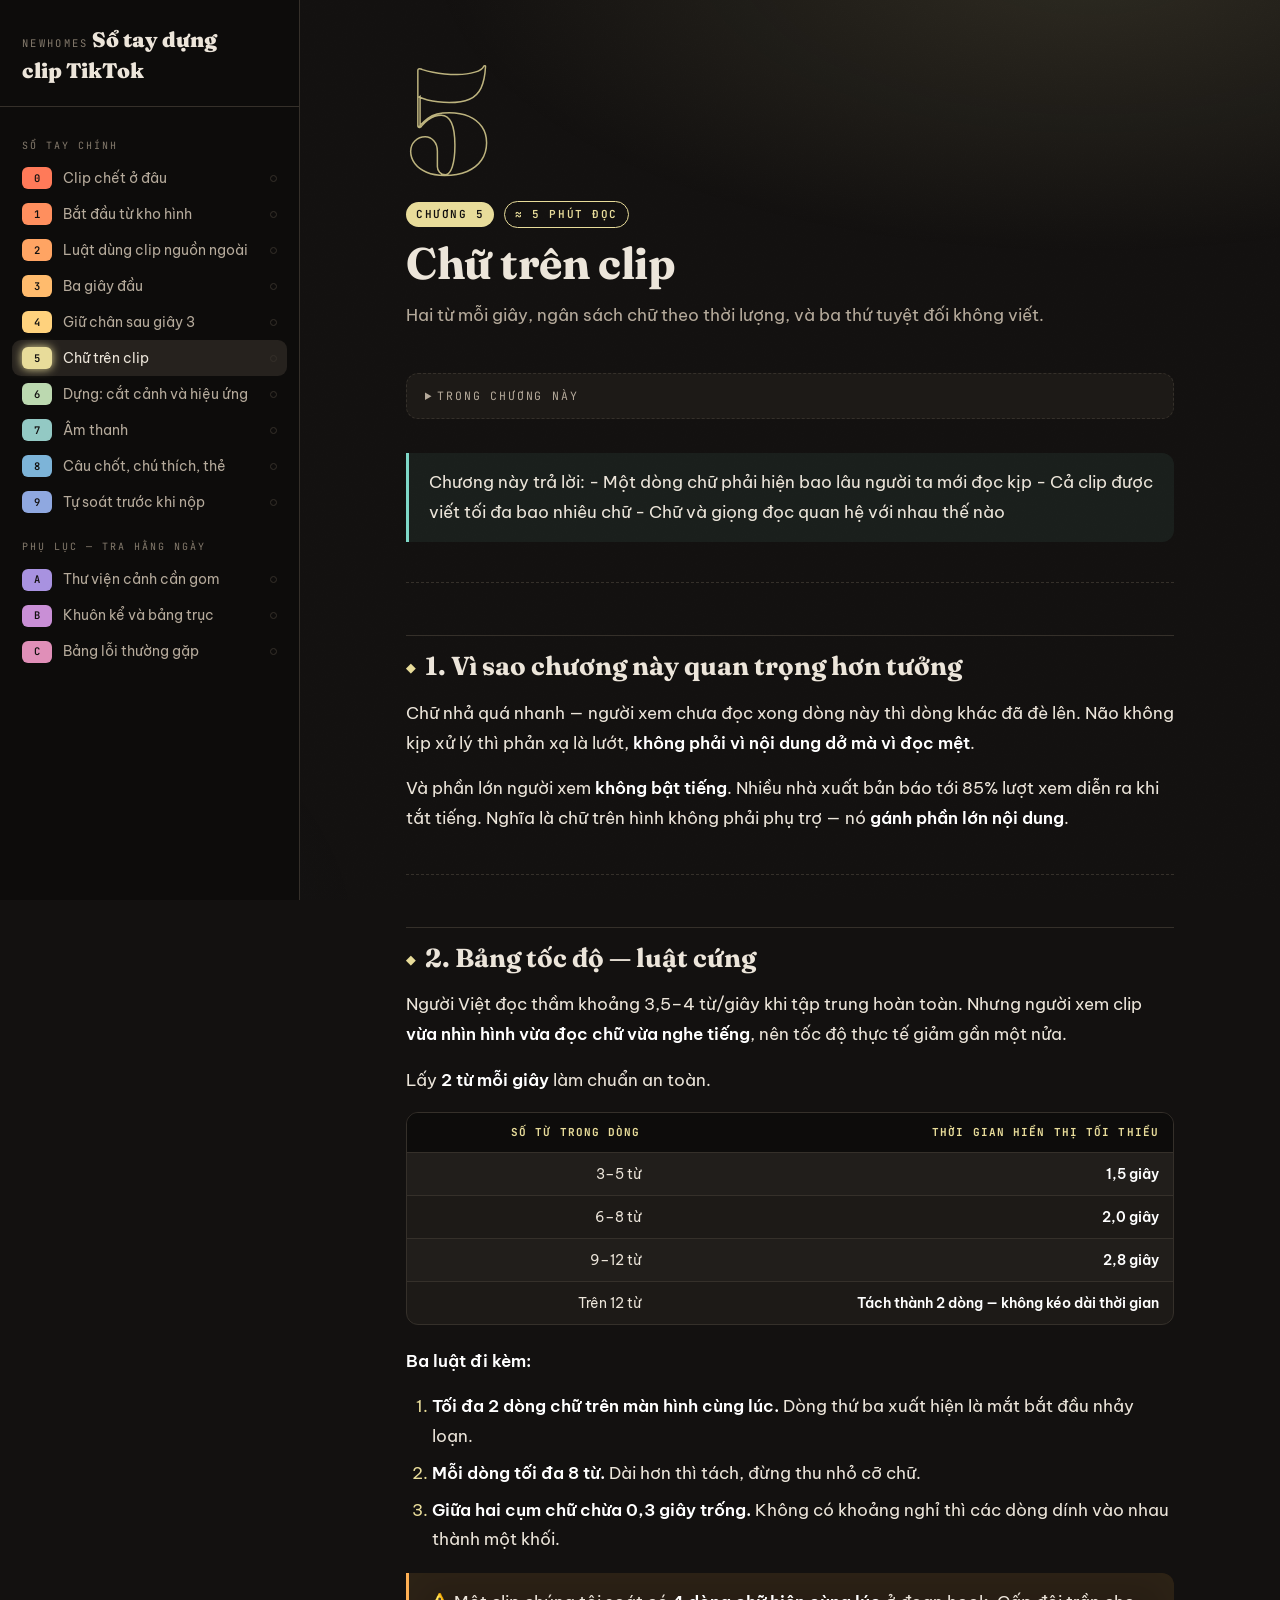
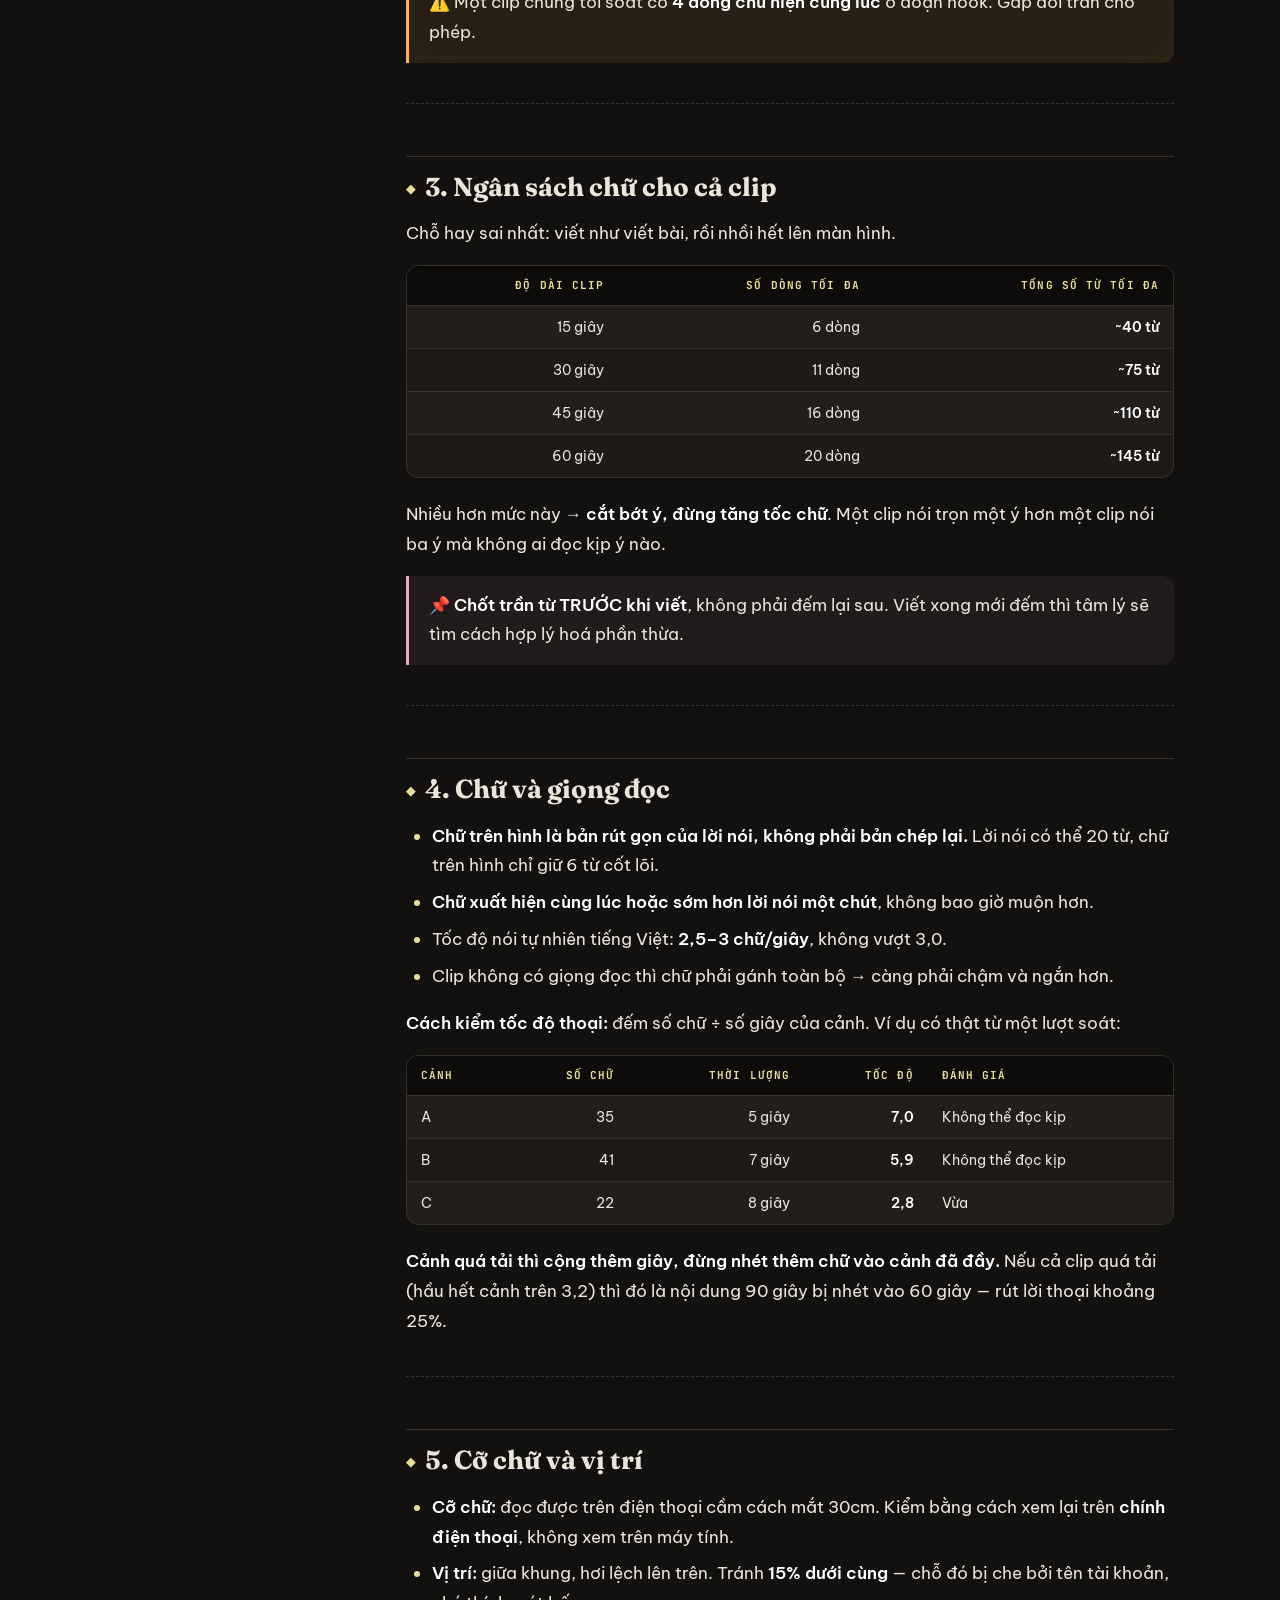
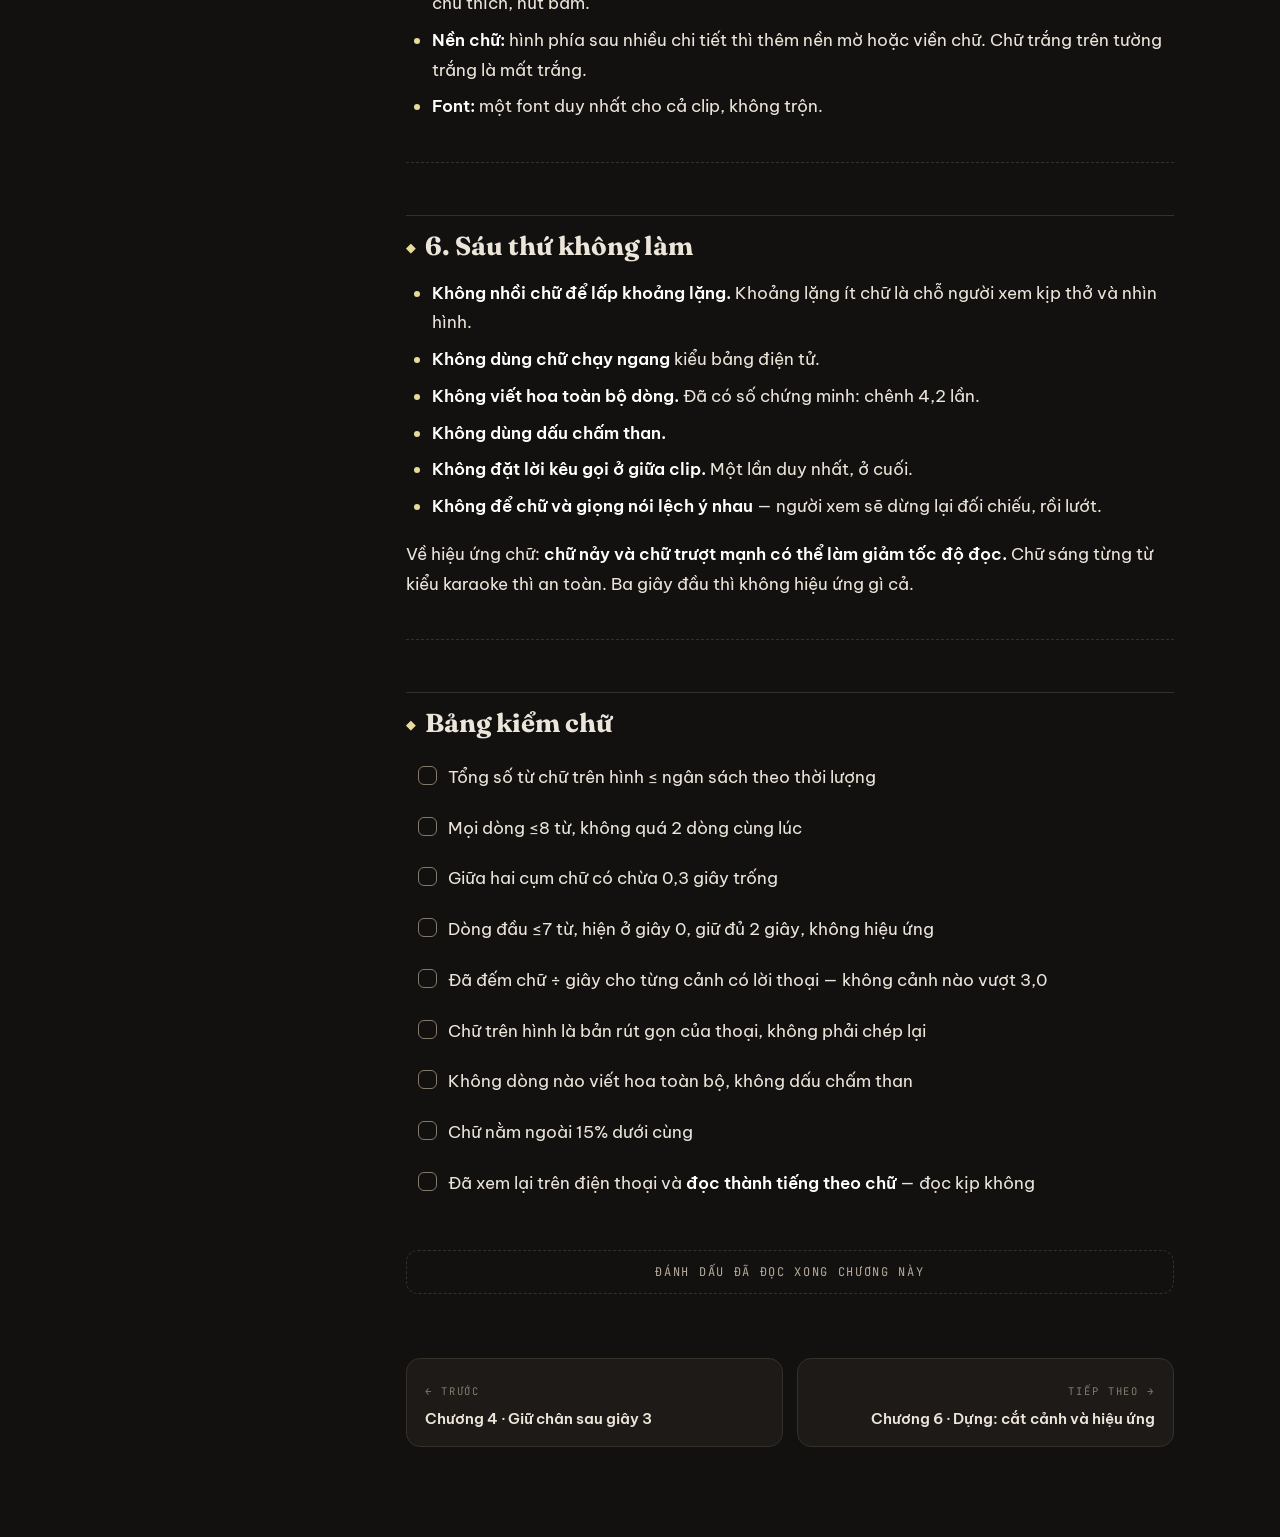
<file: docs/05.html>
<!DOCTYPE html>
<html lang="vi">
<head>
<meta charset="utf-8">
<meta name="viewport" content="width=device-width, initial-scale=1">
<title>Chương 5. Chữ trên clip — Sổ tay dựng clip TikTok Newhomes</title>
<link rel="preconnect" href="https://fonts.googleapis.com"><link rel="preconnect" href="https://fonts.gstatic.com" crossorigin><link href="https://fonts.googleapis.com/css2?family=Fraunces:opsz,wght@9..144,600;9..144,700;9..144,900&family=Be+Vietnam+Pro:wght@400;500;600;700&family=JetBrains+Mono:wght@400;600&display=swap" rel="stylesheet">
<link rel="stylesheet" href="style.css">
<style>:root{--accent:#e8dc9a;--accent-soft:color-mix(in srgb, #e8dc9a 13%, transparent);}</style>
</head>
<body data-slug="05">
<div id="progress"></div>
<button id="nav-toggle" aria-label="Mục lục">☰</button>
<nav class="sidebar">
  <a class="brand" href="index.html">
    <span class="kicker">Newhomes</span>
    <span class="name">Sổ tay dựng<br>clip TikTok</span>
    <span class="kelvin-bar"></span>
  </a>
  <div class="nav-group"><div class="label">Sổ tay chính</div><a class="nav-item" data-nav-slug="00" href="00.html" style="--c:#ff7a59"><span class="chip">0</span><span>Clip chết ở đâu</span><span class="done-dot"></span></a><a class="nav-item" data-nav-slug="01" href="01.html" style="--c:#ff8f5e"><span class="chip">1</span><span>Bắt đầu từ kho hình</span><span class="done-dot"></span></a><a class="nav-item" data-nav-slug="02" href="02.html" style="--c:#ffa463"><span class="chip">2</span><span>Luật dùng clip nguồn ngoài</span><span class="done-dot"></span></a><a class="nav-item" data-nav-slug="03" href="03.html" style="--c:#ffbb6d"><span class="chip">3</span><span>Ba giây đầu</span><span class="done-dot"></span></a><a class="nav-item" data-nav-slug="04" href="04.html" style="--c:#ffd27d"><span class="chip">4</span><span>Giữ chân sau giây 3</span><span class="done-dot"></span></a><a class="nav-item active" data-nav-slug="05" href="05.html" style="--c:#e8dc9a"><span class="chip">5</span><span>Chữ trên clip</span><span class="done-dot"></span></a><a class="nav-item" data-nav-slug="06" href="06.html" style="--c:#bcd9b0"><span class="chip">6</span><span>Dựng: cắt cảnh và hiệu ứng</span><span class="done-dot"></span></a><a class="nav-item" data-nav-slug="07" href="07.html" style="--c:#93c9c4"><span class="chip">7</span><span>Âm thanh</span><span class="done-dot"></span></a><a class="nav-item" data-nav-slug="08" href="08.html" style="--c:#7db4d8"><span class="chip">8</span><span>Câu chốt, chú thích, thẻ</span><span class="done-dot"></span></a><a class="nav-item" data-nav-slug="09" href="09.html" style="--c:#8fa8e0"><span class="chip">9</span><span>Tự soát trước khi nộp</span><span class="done-dot"></span></a></div>
  <div class="nav-group"><div class="label">Phụ lục — tra hằng ngày</div><a class="nav-item" data-nav-slug="pa" href="pa.html" style="--c:#a892e0"><span class="chip">A</span><span>Thư viện cảnh cần gom</span><span class="done-dot"></span></a><a class="nav-item" data-nav-slug="pb" href="pb.html" style="--c:#c98fd6"><span class="chip">B</span><span>Khuôn kể và bảng trục</span><span class="done-dot"></span></a><a class="nav-item" data-nav-slug="pc" href="pc.html" style="--c:#e08fb8"><span class="chip">C</span><span>Bảng lỗi thường gặp</span><span class="done-dot"></span></a></div>
</nav>
<main class="main"><div class="page">
  <header class="ch-head">
    <div class="ch-no">5</div>
    <div class="ch-meta"><span class="tag">Chương 5</span><span class="tag ghost">≈ 5 phút đọc</span></div>
    <h1 class="ch-title">Chữ trên clip</h1>
    <p class="ch-hook">Hai từ mỗi giây, ngân sách chữ theo thời lượng, và ba thứ tuyệt đối không viết.</p>
  </header>
  <details class="page-toc"><summary>Trong chương này</summary><ol><li><a href="#1-vi-sao-chuong-nay-quan-trong-hon-tuong">1. Vì sao chương này quan trọng hơn tưởng</a></li><li><a href="#2-bang-toc-o-luat-cung">2. Bảng tốc độ — luật cứng</a></li><li><a href="#3-ngan-sach-chu-cho-ca-clip">3. Ngân sách chữ cho cả clip</a></li><li><a href="#4-chu-va-giong-oc">4. Chữ và giọng đọc</a></li><li><a href="#5-co-chu-va-vi-tri">5. Cỡ chữ và vị trí</a></li><li><a href="#6-sau-thu-khong-lam">6. Sáu thứ không làm</a></li><li><a href="#bang-kiem-chu">Bảng kiểm chữ</a></li></ol></details>
  <article class="content"><blockquote class="tip">
<p>Chương này trả lời:
- Một dòng chữ phải hiện bao lâu người ta mới đọc kịp
- Cả clip được viết tối đa bao nhiêu chữ
- Chữ và giọng đọc quan hệ với nhau thế nào</p>
</blockquote>
<hr>
<h2 id="1-vi-sao-chuong-nay-quan-trong-hon-tuong">1. Vì sao chương này quan trọng hơn tưởng</h2>
<p>Chữ nhả quá nhanh — người xem chưa đọc xong dòng này thì dòng khác đã đè lên. Não không kịp xử lý thì phản xạ là lướt, <strong>không phải vì nội dung dở mà vì đọc mệt</strong>.</p>
<p>Và phần lớn người xem <strong>không bật tiếng</strong>. Nhiều nhà xuất bản báo tới 85% lượt xem diễn ra khi tắt tiếng. Nghĩa là chữ trên hình không phải phụ trợ — nó <strong>gánh phần lớn nội dung</strong>.</p>
<hr>
<h2 id="2-bang-toc-o-luat-cung">2. Bảng tốc độ — luật cứng</h2>
<p>Người Việt đọc thầm khoảng 3,5–4 từ/giây khi tập trung hoàn toàn. Nhưng người xem clip <strong>vừa nhìn hình vừa đọc chữ vừa nghe tiếng</strong>, nên tốc độ thực tế giảm gần một nửa.</p>
<p>Lấy <strong>2 từ mỗi giây</strong> làm chuẩn an toàn.</p>
<div class="table-scroll"><table>
<thead>
<tr>
<th style="text-align: right;">Số từ trong dòng</th>
<th style="text-align: right;">Thời gian hiển thị tối thiểu</th>
</tr>
</thead>
<tbody>
<tr>
<td style="text-align: right;">3–5 từ</td>
<td style="text-align: right;"><strong>1,5 giây</strong></td>
</tr>
<tr>
<td style="text-align: right;">6–8 từ</td>
<td style="text-align: right;"><strong>2,0 giây</strong></td>
</tr>
<tr>
<td style="text-align: right;">9–12 từ</td>
<td style="text-align: right;"><strong>2,8 giây</strong></td>
</tr>
<tr>
<td style="text-align: right;">Trên 12 từ</td>
<td style="text-align: right;"><strong>Tách thành 2 dòng — không kéo dài thời gian</strong></td>
</tr>
</tbody>
</table></div>
<p><strong>Ba luật đi kèm:</strong></p>
<ol>
<li><strong>Tối đa 2 dòng chữ trên màn hình cùng lúc.</strong> Dòng thứ ba xuất hiện là mắt bắt đầu nhảy loạn.</li>
<li><strong>Mỗi dòng tối đa 8 từ.</strong> Dài hơn thì tách, đừng thu nhỏ cỡ chữ.</li>
<li><strong>Giữa hai cụm chữ chừa 0,3 giây trống.</strong> Không có khoảng nghỉ thì các dòng dính vào nhau thành một khối.</li>
</ol>
<blockquote class="warn">
<p>⚠️ Một clip chúng tôi soát có <strong>4 dòng chữ hiện cùng lúc</strong> ở đoạn hook. Gấp đôi trần cho phép.</p>
</blockquote>
<hr>
<h2 id="3-ngan-sach-chu-cho-ca-clip">3. Ngân sách chữ cho cả clip</h2>
<p>Chỗ hay sai nhất: viết như viết bài, rồi nhồi hết lên màn hình.</p>
<div class="table-scroll"><table>
<thead>
<tr>
<th style="text-align: right;">Độ dài clip</th>
<th style="text-align: right;">Số dòng tối đa</th>
<th style="text-align: right;">Tổng số từ tối đa</th>
</tr>
</thead>
<tbody>
<tr>
<td style="text-align: right;">15 giây</td>
<td style="text-align: right;">6 dòng</td>
<td style="text-align: right;"><strong>~40 từ</strong></td>
</tr>
<tr>
<td style="text-align: right;">30 giây</td>
<td style="text-align: right;">11 dòng</td>
<td style="text-align: right;"><strong>~75 từ</strong></td>
</tr>
<tr>
<td style="text-align: right;">45 giây</td>
<td style="text-align: right;">16 dòng</td>
<td style="text-align: right;"><strong>~110 từ</strong></td>
</tr>
<tr>
<td style="text-align: right;">60 giây</td>
<td style="text-align: right;">20 dòng</td>
<td style="text-align: right;"><strong>~145 từ</strong></td>
</tr>
</tbody>
</table></div>
<p>Nhiều hơn mức này → <strong>cắt bớt ý, đừng tăng tốc chữ</strong>. Một clip nói trọn một ý hơn một clip nói ba ý mà không ai đọc kịp ý nào.</p>
<blockquote class="pin">
<p>📌 <strong>Chốt trần từ TRƯỚC khi viết</strong>, không phải đếm lại sau. Viết xong mới đếm thì tâm lý sẽ tìm cách hợp lý hoá phần thừa.</p>
</blockquote>
<hr>
<h2 id="4-chu-va-giong-oc">4. Chữ và giọng đọc</h2>
<ul>
<li><strong>Chữ trên hình là bản rút gọn của lời nói, không phải bản chép lại.</strong> Lời nói có thể 20 từ, chữ trên hình chỉ giữ 6 từ cốt lõi.</li>
<li><strong>Chữ xuất hiện cùng lúc hoặc sớm hơn lời nói một chút</strong>, không bao giờ muộn hơn.</li>
<li>Tốc độ nói tự nhiên tiếng Việt: <strong>2,5–3 chữ/giây</strong>, không vượt 3,0.</li>
<li>Clip không có giọng đọc thì chữ phải gánh toàn bộ → càng phải chậm và ngắn hơn.</li>
</ul>
<p><strong>Cách kiểm tốc độ thoại:</strong> đếm số chữ ÷ số giây của cảnh. Ví dụ có thật từ một lượt soát:</p>
<div class="table-scroll"><table>
<thead>
<tr>
<th>Cảnh</th>
<th style="text-align: right;">Số chữ</th>
<th style="text-align: right;">Thời lượng</th>
<th style="text-align: right;">Tốc độ</th>
<th>Đánh giá</th>
</tr>
</thead>
<tbody>
<tr>
<td>A</td>
<td style="text-align: right;">35</td>
<td style="text-align: right;">5 giây</td>
<td style="text-align: right;"><strong>7,0</strong></td>
<td>Không thể đọc kịp</td>
</tr>
<tr>
<td>B</td>
<td style="text-align: right;">41</td>
<td style="text-align: right;">7 giây</td>
<td style="text-align: right;"><strong>5,9</strong></td>
<td>Không thể đọc kịp</td>
</tr>
<tr>
<td>C</td>
<td style="text-align: right;">22</td>
<td style="text-align: right;">8 giây</td>
<td style="text-align: right;"><strong>2,8</strong></td>
<td>Vừa</td>
</tr>
</tbody>
</table></div>
<p><strong>Cảnh quá tải thì cộng thêm giây, đừng nhét thêm chữ vào cảnh đã đầy.</strong> Nếu cả clip quá tải (hầu hết cảnh trên 3,2) thì đó là nội dung 90 giây bị nhét vào 60 giây — rút lời thoại khoảng 25%.</p>
<hr>
<h2 id="5-co-chu-va-vi-tri">5. Cỡ chữ và vị trí</h2>
<ul>
<li><strong>Cỡ chữ:</strong> đọc được trên điện thoại cầm cách mắt 30cm. Kiểm bằng cách xem lại trên <strong>chính điện thoại</strong>, không xem trên máy tính.</li>
<li><strong>Vị trí:</strong> giữa khung, hơi lệch lên trên. Tránh <strong>15% dưới cùng</strong> — chỗ đó bị che bởi tên tài khoản, chú thích, nút bấm.</li>
<li><strong>Nền chữ:</strong> hình phía sau nhiều chi tiết thì thêm nền mờ hoặc viền chữ. Chữ trắng trên tường trắng là mất trắng.</li>
<li><strong>Font:</strong> một font duy nhất cho cả clip, không trộn.</li>
</ul>
<hr>
<h2 id="6-sau-thu-khong-lam">6. Sáu thứ không làm</h2>
<ul>
<li><strong>Không nhồi chữ để lấp khoảng lặng.</strong> Khoảng lặng ít chữ là chỗ người xem kịp thở và nhìn hình.</li>
<li><strong>Không dùng chữ chạy ngang</strong> kiểu bảng điện tử.</li>
<li><strong>Không viết hoa toàn bộ dòng.</strong> Đã có số chứng minh: chênh 4,2 lần.</li>
<li><strong>Không dùng dấu chấm than.</strong></li>
<li><strong>Không đặt lời kêu gọi ở giữa clip.</strong> Một lần duy nhất, ở cuối.</li>
<li><strong>Không để chữ và giọng nói lệch ý nhau</strong> — người xem sẽ dừng lại đối chiếu, rồi lướt.</li>
</ul>
<p>Về hiệu ứng chữ: <strong>chữ nảy và chữ trượt mạnh có thể làm giảm tốc độ đọc.</strong> Chữ sáng từng từ kiểu karaoke thì an toàn. Ba giây đầu thì không hiệu ứng gì cả.</p>
<hr>
<h2 id="bang-kiem-chu">Bảng kiểm chữ</h2>
<ul>
<li class="task"><label><input type="checkbox" data-key="05-t1"><span>Tổng số từ chữ trên hình ≤ ngân sách theo thời lượng</span></label></li>
<li class="task"><label><input type="checkbox" data-key="05-t2"><span>Mọi dòng ≤8 từ, không quá 2 dòng cùng lúc</span></label></li>
<li class="task"><label><input type="checkbox" data-key="05-t3"><span>Giữa hai cụm chữ có chừa 0,3 giây trống</span></label></li>
<li class="task"><label><input type="checkbox" data-key="05-t4"><span>Dòng đầu ≤7 từ, hiện ở giây 0, giữ đủ 2 giây, không hiệu ứng</span></label></li>
<li class="task"><label><input type="checkbox" data-key="05-t5"><span>Đã đếm chữ ÷ giây cho từng cảnh có lời thoại — không cảnh nào vượt 3,0</span></label></li>
<li class="task"><label><input type="checkbox" data-key="05-t6"><span>Chữ trên hình là bản rút gọn của thoại, không phải chép lại</span></label></li>
<li class="task"><label><input type="checkbox" data-key="05-t7"><span>Không dòng nào viết hoa toàn bộ, không dấu chấm than</span></label></li>
<li class="task"><label><input type="checkbox" data-key="05-t8"><span>Chữ nằm ngoài 15% dưới cùng</span></label></li>
<li class="task"><label><input type="checkbox" data-key="05-t9"><span>Đã xem lại trên điện thoại và <strong>đọc thành tiếng theo chữ</strong> — đọc kịp không</span></label></li>
</ul></article>
  <button class="mark-read" id="mark-read"></button>
  <nav class="pager"><a class="prev" href="04.html"><span class="dir">← Trước</span><div class="t">Chương 4 · Giữ chân sau giây 3</div></a><a class="next" href="06.html"><span class="dir">Tiếp theo →</span><div class="t">Chương 6 · Dựng: cắt cảnh và hiệu ứng</div></a></nav>
</div></main>
<script src="reader.js"></script>
</body>
</html>
</file>
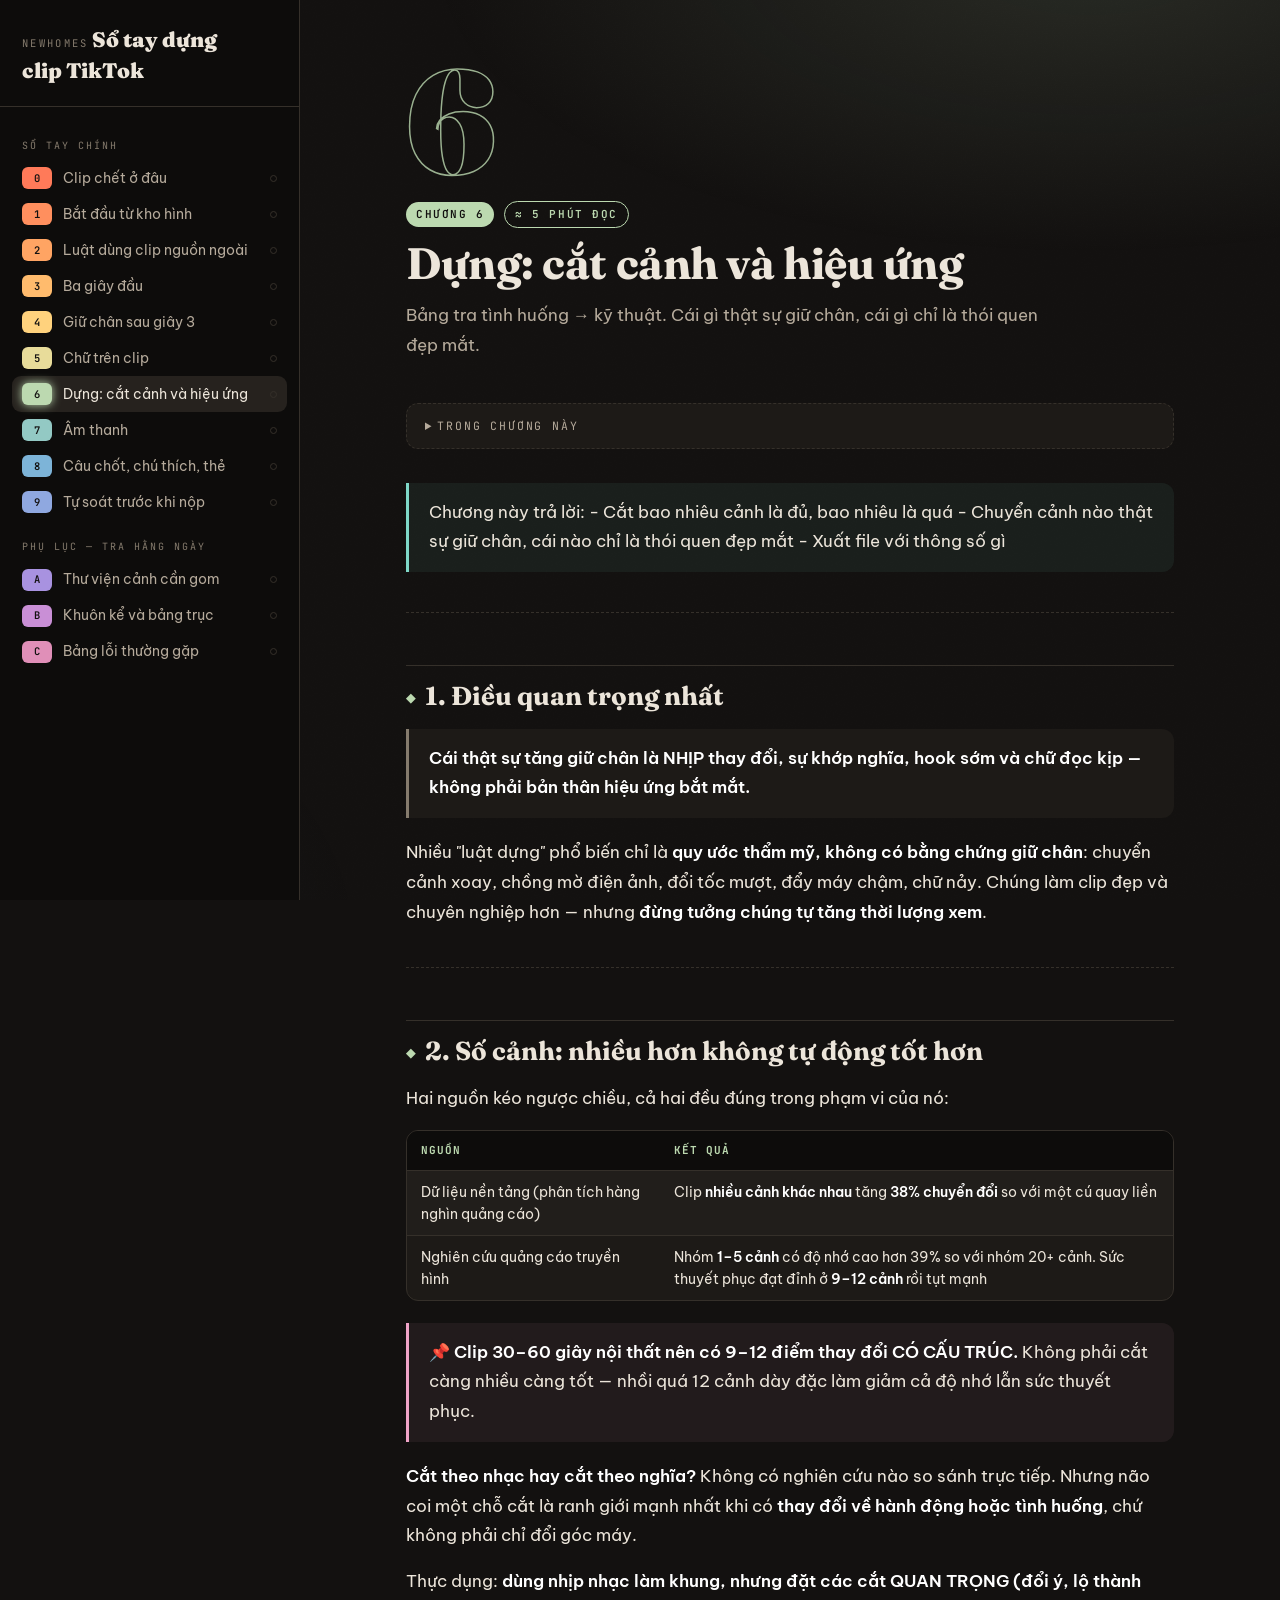
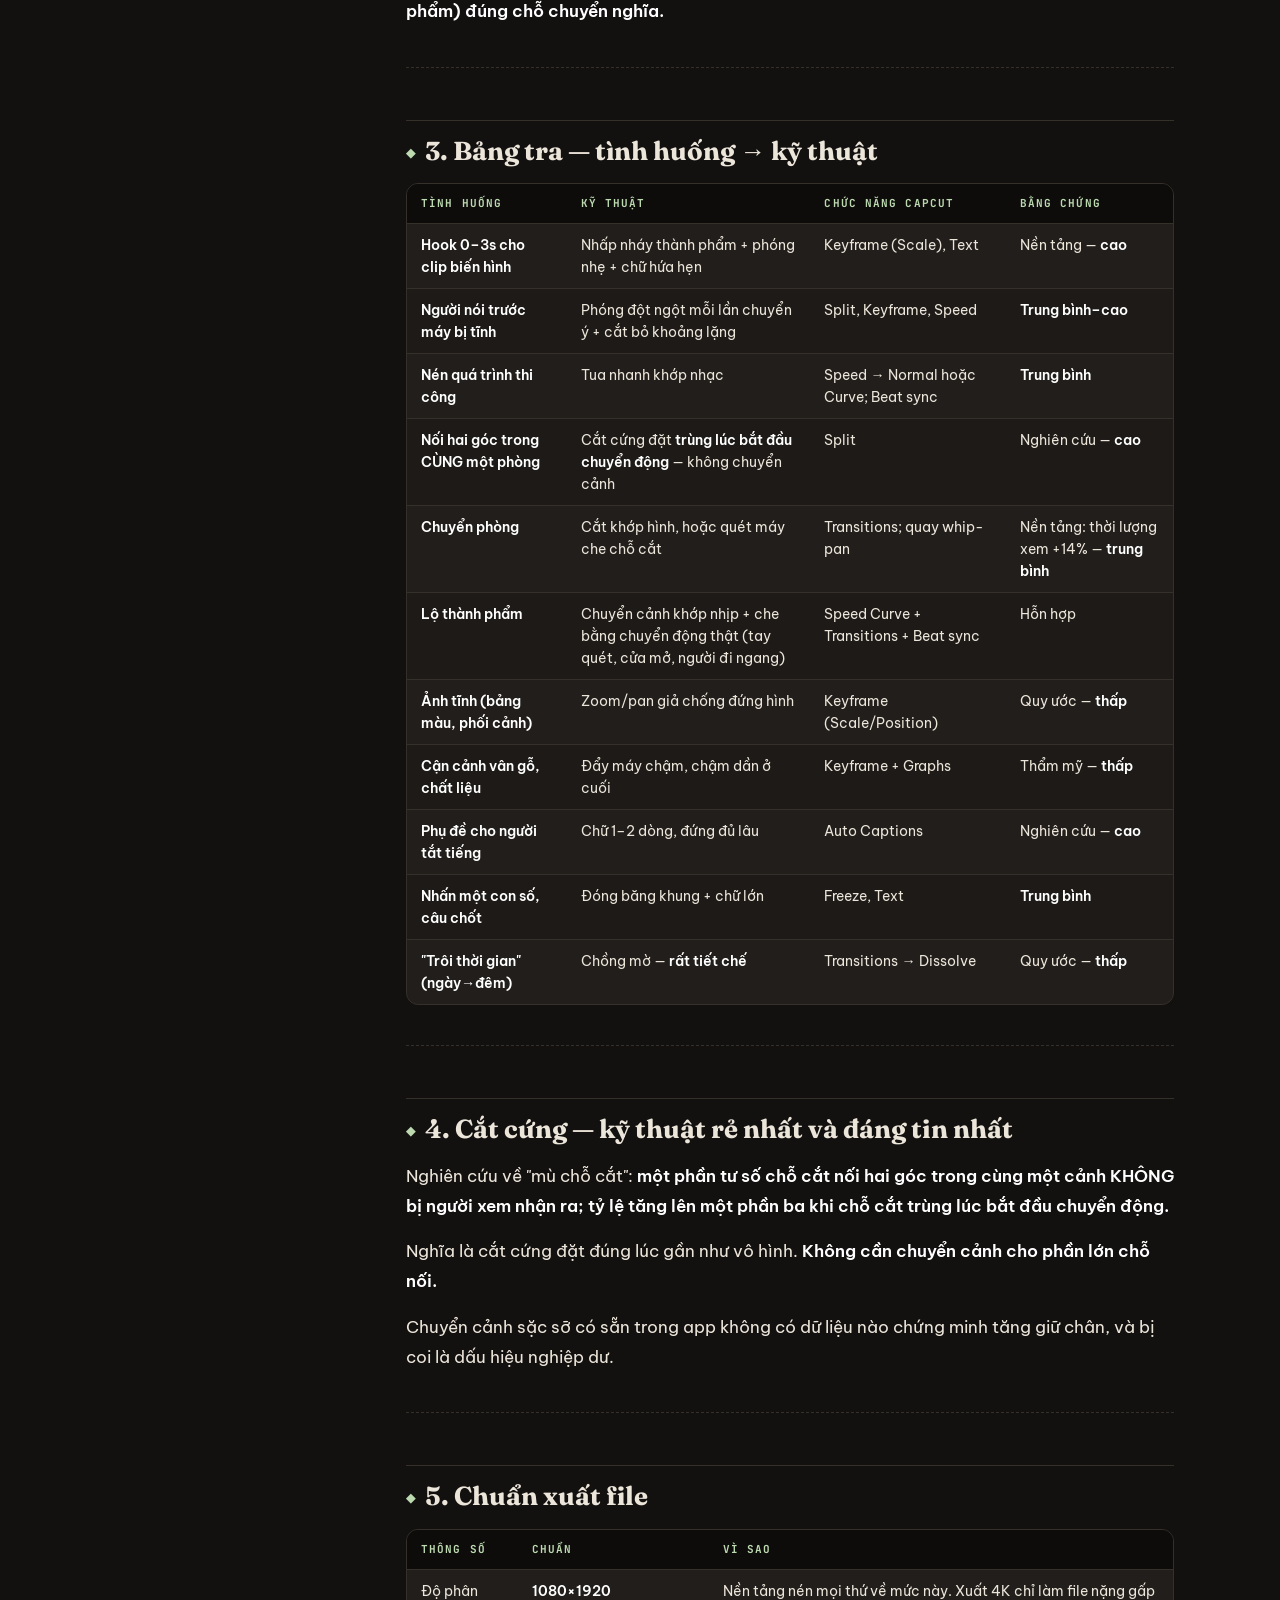
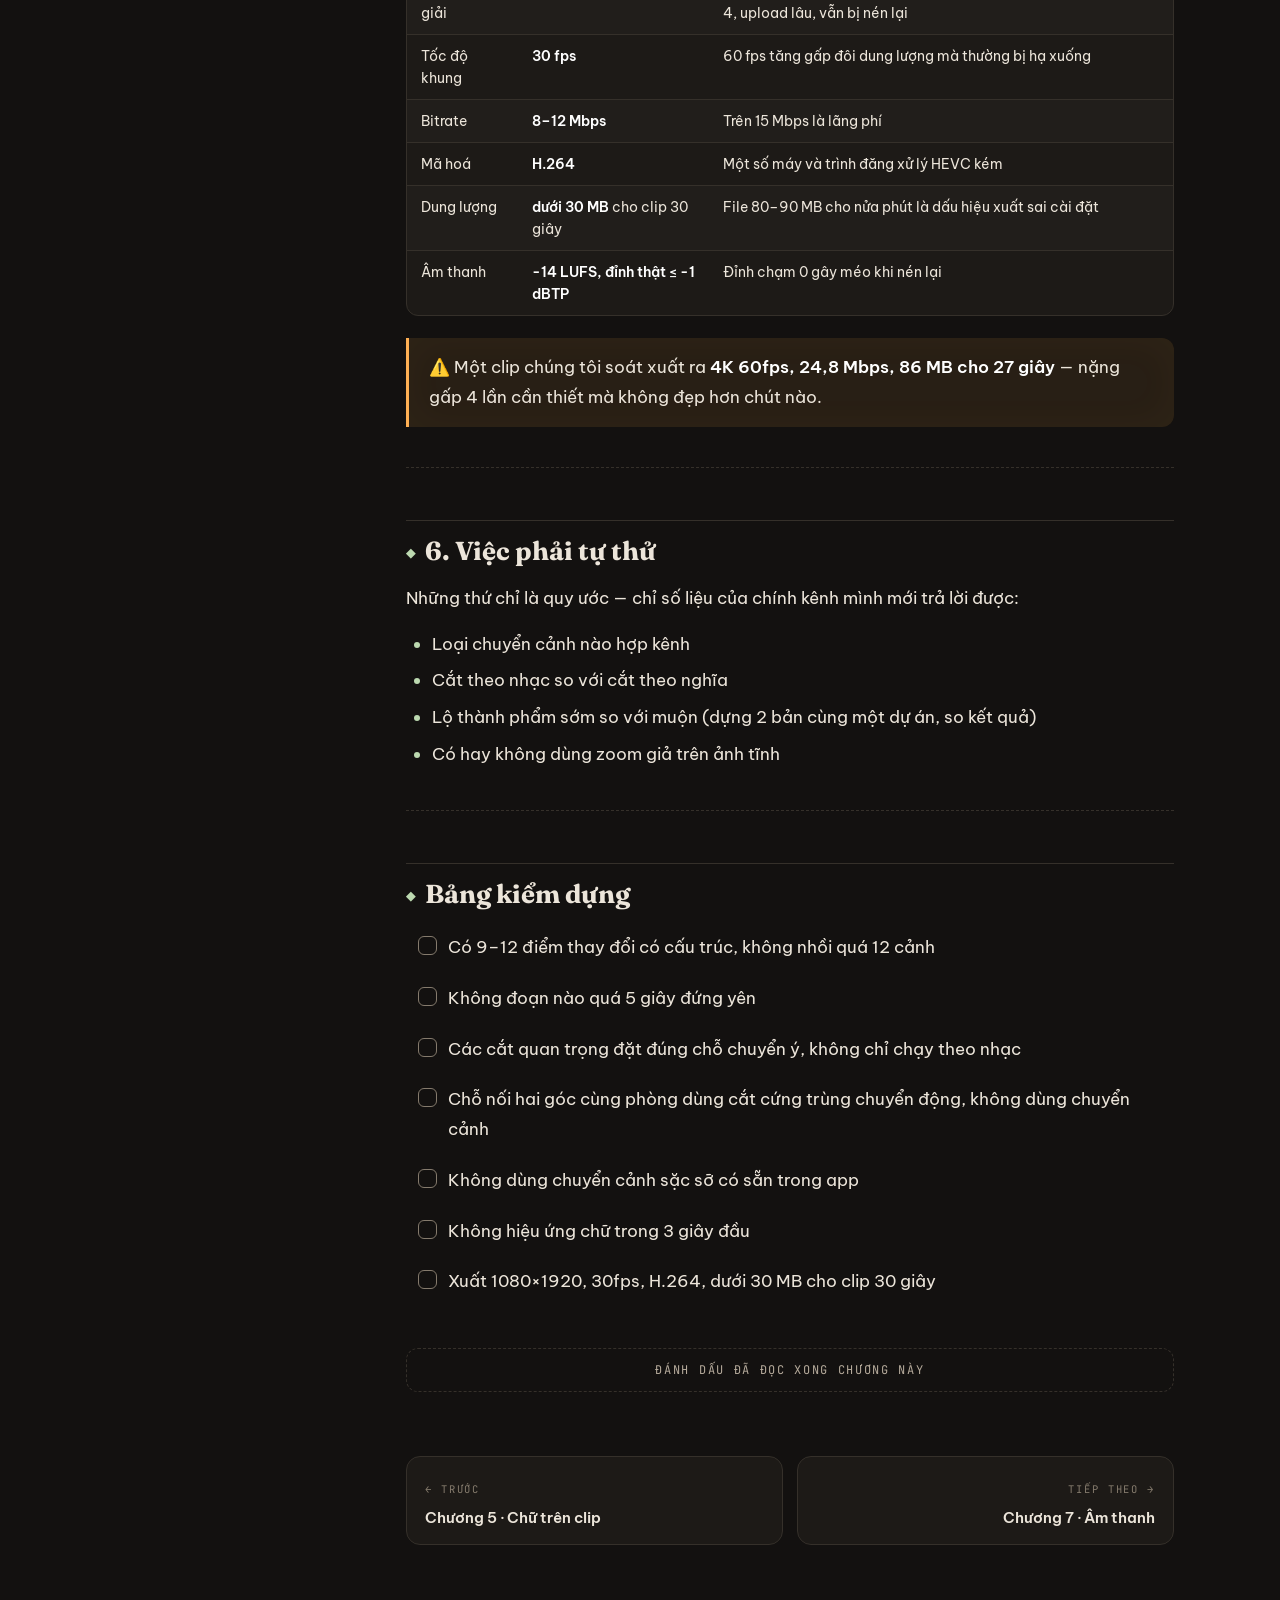
<file: docs/06.html>
<!DOCTYPE html>
<html lang="vi">
<head>
<meta charset="utf-8">
<meta name="viewport" content="width=device-width, initial-scale=1">
<title>Chương 6. Dựng: cắt cảnh và hiệu ứng — Sổ tay dựng clip TikTok Newhomes</title>
<link rel="preconnect" href="https://fonts.googleapis.com"><link rel="preconnect" href="https://fonts.gstatic.com" crossorigin><link href="https://fonts.googleapis.com/css2?family=Fraunces:opsz,wght@9..144,600;9..144,700;9..144,900&family=Be+Vietnam+Pro:wght@400;500;600;700&family=JetBrains+Mono:wght@400;600&display=swap" rel="stylesheet">
<link rel="stylesheet" href="style.css">
<style>:root{--accent:#bcd9b0;--accent-soft:color-mix(in srgb, #bcd9b0 13%, transparent);}</style>
</head>
<body data-slug="06">
<div id="progress"></div>
<button id="nav-toggle" aria-label="Mục lục">☰</button>
<nav class="sidebar">
  <a class="brand" href="index.html">
    <span class="kicker">Newhomes</span>
    <span class="name">Sổ tay dựng<br>clip TikTok</span>
    <span class="kelvin-bar"></span>
  </a>
  <div class="nav-group"><div class="label">Sổ tay chính</div><a class="nav-item" data-nav-slug="00" href="00.html" style="--c:#ff7a59"><span class="chip">0</span><span>Clip chết ở đâu</span><span class="done-dot"></span></a><a class="nav-item" data-nav-slug="01" href="01.html" style="--c:#ff8f5e"><span class="chip">1</span><span>Bắt đầu từ kho hình</span><span class="done-dot"></span></a><a class="nav-item" data-nav-slug="02" href="02.html" style="--c:#ffa463"><span class="chip">2</span><span>Luật dùng clip nguồn ngoài</span><span class="done-dot"></span></a><a class="nav-item" data-nav-slug="03" href="03.html" style="--c:#ffbb6d"><span class="chip">3</span><span>Ba giây đầu</span><span class="done-dot"></span></a><a class="nav-item" data-nav-slug="04" href="04.html" style="--c:#ffd27d"><span class="chip">4</span><span>Giữ chân sau giây 3</span><span class="done-dot"></span></a><a class="nav-item" data-nav-slug="05" href="05.html" style="--c:#e8dc9a"><span class="chip">5</span><span>Chữ trên clip</span><span class="done-dot"></span></a><a class="nav-item active" data-nav-slug="06" href="06.html" style="--c:#bcd9b0"><span class="chip">6</span><span>Dựng: cắt cảnh và hiệu ứng</span><span class="done-dot"></span></a><a class="nav-item" data-nav-slug="07" href="07.html" style="--c:#93c9c4"><span class="chip">7</span><span>Âm thanh</span><span class="done-dot"></span></a><a class="nav-item" data-nav-slug="08" href="08.html" style="--c:#7db4d8"><span class="chip">8</span><span>Câu chốt, chú thích, thẻ</span><span class="done-dot"></span></a><a class="nav-item" data-nav-slug="09" href="09.html" style="--c:#8fa8e0"><span class="chip">9</span><span>Tự soát trước khi nộp</span><span class="done-dot"></span></a></div>
  <div class="nav-group"><div class="label">Phụ lục — tra hằng ngày</div><a class="nav-item" data-nav-slug="pa" href="pa.html" style="--c:#a892e0"><span class="chip">A</span><span>Thư viện cảnh cần gom</span><span class="done-dot"></span></a><a class="nav-item" data-nav-slug="pb" href="pb.html" style="--c:#c98fd6"><span class="chip">B</span><span>Khuôn kể và bảng trục</span><span class="done-dot"></span></a><a class="nav-item" data-nav-slug="pc" href="pc.html" style="--c:#e08fb8"><span class="chip">C</span><span>Bảng lỗi thường gặp</span><span class="done-dot"></span></a></div>
</nav>
<main class="main"><div class="page">
  <header class="ch-head">
    <div class="ch-no">6</div>
    <div class="ch-meta"><span class="tag">Chương 6</span><span class="tag ghost">≈ 5 phút đọc</span></div>
    <h1 class="ch-title">Dựng: cắt cảnh và hiệu ứng</h1>
    <p class="ch-hook">Bảng tra tình huống → kỹ thuật. Cái gì thật sự giữ chân, cái gì chỉ là thói quen đẹp mắt.</p>
  </header>
  <details class="page-toc"><summary>Trong chương này</summary><ol><li><a href="#1-ieu-quan-trong-nhat">1. Điều quan trọng nhất</a></li><li><a href="#2-so-canh-nhieu-hon-khong-tu-ong-tot-hon">2. Số cảnh: nhiều hơn không tự động tốt hơn</a></li><li><a href="#3-bang-tra-tinh-huong-ky-thuat">3. Bảng tra — tình huống → kỹ thuật</a></li><li><a href="#4-cat-cung-ky-thuat-re-nhat-va-ang-tin-nhat">4. Cắt cứng — kỹ thuật rẻ nhất và đáng tin nhất</a></li><li><a href="#5-chuan-xuat-file">5. Chuẩn xuất file</a></li><li><a href="#6-viec-phai-tu-thu">6. Việc phải tự thử</a></li><li><a href="#bang-kiem-dung">Bảng kiểm dựng</a></li></ol></details>
  <article class="content"><blockquote class="tip">
<p>Chương này trả lời:
- Cắt bao nhiêu cảnh là đủ, bao nhiêu là quá
- Chuyển cảnh nào thật sự giữ chân, cái nào chỉ là thói quen đẹp mắt
- Xuất file với thông số gì</p>
</blockquote>
<hr>
<h2 id="1-ieu-quan-trong-nhat">1. Điều quan trọng nhất</h2>
<blockquote>
<p><strong>Cái thật sự tăng giữ chân là NHỊP thay đổi, sự khớp nghĩa, hook sớm và chữ đọc kịp — không phải bản thân hiệu ứng bắt mắt.</strong></p>
</blockquote>
<p>Nhiều "luật dựng" phổ biến chỉ là <strong>quy ước thẩm mỹ, không có bằng chứng giữ chân</strong>: chuyển cảnh xoay, chồng mờ điện ảnh, đổi tốc mượt, đẩy máy chậm, chữ nảy. Chúng làm clip đẹp và chuyên nghiệp hơn — nhưng <strong>đừng tưởng chúng tự tăng thời lượng xem</strong>.</p>
<hr>
<h2 id="2-so-canh-nhieu-hon-khong-tu-ong-tot-hon">2. Số cảnh: nhiều hơn không tự động tốt hơn</h2>
<p>Hai nguồn kéo ngược chiều, cả hai đều đúng trong phạm vi của nó:</p>
<div class="table-scroll"><table>
<thead>
<tr>
<th>Nguồn</th>
<th>Kết quả</th>
</tr>
</thead>
<tbody>
<tr>
<td>Dữ liệu nền tảng (phân tích hàng nghìn quảng cáo)</td>
<td>Clip <strong>nhiều cảnh khác nhau</strong> tăng <strong>38% chuyển đổi</strong> so với một cú quay liền</td>
</tr>
<tr>
<td>Nghiên cứu quảng cáo truyền hình</td>
<td>Nhóm <strong>1–5 cảnh</strong> có độ nhớ cao hơn 39% so với nhóm 20+ cảnh. Sức thuyết phục đạt đỉnh ở <strong>9–12 cảnh</strong> rồi tụt mạnh</td>
</tr>
</tbody>
</table></div>
<blockquote class="pin">
<p>📌 <strong>Clip 30–60 giây nội thất nên có 9–12 điểm thay đổi CÓ CẤU TRÚC.</strong> Không phải cắt càng nhiều càng tốt — nhồi quá 12 cảnh dày đặc làm giảm cả độ nhớ lẫn sức thuyết phục.</p>
</blockquote>
<p><strong>Cắt theo nhạc hay cắt theo nghĩa?</strong> Không có nghiên cứu nào so sánh trực tiếp. Nhưng não coi một chỗ cắt là ranh giới mạnh nhất khi có <strong>thay đổi về hành động hoặc tình huống</strong>, chứ không phải chỉ đổi góc máy.</p>
<p>Thực dụng: <strong>dùng nhịp nhạc làm khung, nhưng đặt các cắt QUAN TRỌNG (đổi ý, lộ thành phẩm) đúng chỗ chuyển nghĩa.</strong></p>
<hr>
<h2 id="3-bang-tra-tinh-huong-ky-thuat">3. Bảng tra — tình huống → kỹ thuật</h2>
<div class="table-scroll"><table>
<thead>
<tr>
<th>Tình huống</th>
<th>Kỹ thuật</th>
<th>Chức năng CapCut</th>
<th>Bằng chứng</th>
</tr>
</thead>
<tbody>
<tr>
<td><strong>Hook 0–3s cho clip biến hình</strong></td>
<td>Nhấp nháy thành phẩm + phóng nhẹ + chữ hứa hẹn</td>
<td>Keyframe (Scale), Text</td>
<td>Nền tảng — <strong>cao</strong></td>
</tr>
<tr>
<td><strong>Người nói trước máy bị tĩnh</strong></td>
<td>Phóng đột ngột mỗi lần chuyển ý + cắt bỏ khoảng lặng</td>
<td>Split, Keyframe, Speed</td>
<td><strong>Trung bình–cao</strong></td>
</tr>
<tr>
<td><strong>Nén quá trình thi công</strong></td>
<td>Tua nhanh khớp nhạc</td>
<td>Speed → Normal hoặc Curve; Beat sync</td>
<td><strong>Trung bình</strong></td>
</tr>
<tr>
<td><strong>Nối hai góc trong CÙNG một phòng</strong></td>
<td>Cắt cứng đặt <strong>trùng lúc bắt đầu chuyển động</strong> — không chuyển cảnh</td>
<td>Split</td>
<td>Nghiên cứu — <strong>cao</strong></td>
</tr>
<tr>
<td><strong>Chuyển phòng</strong></td>
<td>Cắt khớp hình, hoặc quét máy che chỗ cắt</td>
<td>Transitions; quay whip-pan</td>
<td>Nền tảng: thời lượng xem +14% — <strong>trung bình</strong></td>
</tr>
<tr>
<td><strong>Lộ thành phẩm</strong></td>
<td>Chuyển cảnh khớp nhịp + che bằng chuyển động thật (tay quét, cửa mở, người đi ngang)</td>
<td>Speed Curve + Transitions + Beat sync</td>
<td>Hỗn hợp</td>
</tr>
<tr>
<td><strong>Ảnh tĩnh (bảng màu, phối cảnh)</strong></td>
<td>Zoom/pan giả chống đứng hình</td>
<td>Keyframe (Scale/Position)</td>
<td>Quy ước — <strong>thấp</strong></td>
</tr>
<tr>
<td><strong>Cận cảnh vân gỗ, chất liệu</strong></td>
<td>Đẩy máy chậm, chậm dần ở cuối</td>
<td>Keyframe + Graphs</td>
<td>Thẩm mỹ — <strong>thấp</strong></td>
</tr>
<tr>
<td><strong>Phụ đề cho người tắt tiếng</strong></td>
<td>Chữ 1–2 dòng, đứng đủ lâu</td>
<td>Auto Captions</td>
<td>Nghiên cứu — <strong>cao</strong></td>
</tr>
<tr>
<td><strong>Nhấn một con số, câu chốt</strong></td>
<td>Đóng băng khung + chữ lớn</td>
<td>Freeze, Text</td>
<td><strong>Trung bình</strong></td>
</tr>
<tr>
<td><strong>"Trôi thời gian" (ngày→đêm)</strong></td>
<td>Chồng mờ — <strong>rất tiết chế</strong></td>
<td>Transitions → Dissolve</td>
<td>Quy ước — <strong>thấp</strong></td>
</tr>
</tbody>
</table></div>
<hr>
<h2 id="4-cat-cung-ky-thuat-re-nhat-va-ang-tin-nhat">4. Cắt cứng — kỹ thuật rẻ nhất và đáng tin nhất</h2>
<p>Nghiên cứu về "mù chỗ cắt": <strong>một phần tư số chỗ cắt nối hai góc trong cùng một cảnh KHÔNG bị người xem nhận ra; tỷ lệ tăng lên một phần ba khi chỗ cắt trùng lúc bắt đầu chuyển động.</strong></p>
<p>Nghĩa là cắt cứng đặt đúng lúc gần như vô hình. <strong>Không cần chuyển cảnh cho phần lớn chỗ nối.</strong></p>
<p>Chuyển cảnh sặc sỡ có sẵn trong app không có dữ liệu nào chứng minh tăng giữ chân, và bị coi là dấu hiệu nghiệp dư.</p>
<hr>
<h2 id="5-chuan-xuat-file">5. Chuẩn xuất file</h2>
<div class="table-scroll"><table>
<thead>
<tr>
<th>Thông số</th>
<th>Chuẩn</th>
<th>Vì sao</th>
</tr>
</thead>
<tbody>
<tr>
<td>Độ phân giải</td>
<td><strong>1080×1920</strong></td>
<td>Nền tảng nén mọi thứ về mức này. Xuất 4K chỉ làm file nặng gấp 4, upload lâu, vẫn bị nén lại</td>
</tr>
<tr>
<td>Tốc độ khung</td>
<td><strong>30 fps</strong></td>
<td>60 fps tăng gấp đôi dung lượng mà thường bị hạ xuống</td>
</tr>
<tr>
<td>Bitrate</td>
<td><strong>8–12 Mbps</strong></td>
<td>Trên 15 Mbps là lãng phí</td>
</tr>
<tr>
<td>Mã hoá</td>
<td><strong>H.264</strong></td>
<td>Một số máy và trình đăng xử lý HEVC kém</td>
</tr>
<tr>
<td>Dung lượng</td>
<td><strong>dưới 30 MB</strong> cho clip 30 giây</td>
<td>File 80–90 MB cho nửa phút là dấu hiệu xuất sai cài đặt</td>
</tr>
<tr>
<td>Âm thanh</td>
<td><strong>-14 LUFS, đỉnh thật ≤ -1 dBTP</strong></td>
<td>Đỉnh chạm 0 gây méo khi nén lại</td>
</tr>
</tbody>
</table></div>
<blockquote class="warn">
<p>⚠️ Một clip chúng tôi soát xuất ra <strong>4K 60fps, 24,8 Mbps, 86 MB cho 27 giây</strong> — nặng gấp 4 lần cần thiết mà không đẹp hơn chút nào.</p>
</blockquote>
<hr>
<h2 id="6-viec-phai-tu-thu">6. Việc phải tự thử</h2>
<p>Những thứ chỉ là quy ước — chỉ số liệu của chính kênh mình mới trả lời được:</p>
<ul>
<li>Loại chuyển cảnh nào hợp kênh</li>
<li>Cắt theo nhạc so với cắt theo nghĩa</li>
<li>Lộ thành phẩm sớm so với muộn (dựng 2 bản cùng một dự án, so kết quả)</li>
<li>Có hay không dùng zoom giả trên ảnh tĩnh</li>
</ul>
<hr>
<h2 id="bang-kiem-dung">Bảng kiểm dựng</h2>
<ul>
<li class="task"><label><input type="checkbox" data-key="06-t1"><span>Có 9–12 điểm thay đổi có cấu trúc, không nhồi quá 12 cảnh</span></label></li>
<li class="task"><label><input type="checkbox" data-key="06-t2"><span>Không đoạn nào quá 5 giây đứng yên</span></label></li>
<li class="task"><label><input type="checkbox" data-key="06-t3"><span>Các cắt quan trọng đặt đúng chỗ chuyển ý, không chỉ chạy theo nhạc</span></label></li>
<li class="task"><label><input type="checkbox" data-key="06-t4"><span>Chỗ nối hai góc cùng phòng dùng cắt cứng trùng chuyển động, không dùng chuyển cảnh</span></label></li>
<li class="task"><label><input type="checkbox" data-key="06-t5"><span>Không dùng chuyển cảnh sặc sỡ có sẵn trong app</span></label></li>
<li class="task"><label><input type="checkbox" data-key="06-t6"><span>Không hiệu ứng chữ trong 3 giây đầu</span></label></li>
<li class="task"><label><input type="checkbox" data-key="06-t7"><span>Xuất 1080×1920, 30fps, H.264, dưới 30 MB cho clip 30 giây</span></label></li>
</ul></article>
  <button class="mark-read" id="mark-read"></button>
  <nav class="pager"><a class="prev" href="05.html"><span class="dir">← Trước</span><div class="t">Chương 5 · Chữ trên clip</div></a><a class="next" href="07.html"><span class="dir">Tiếp theo →</span><div class="t">Chương 7 · Âm thanh</div></a></nav>
</div></main>
<script src="reader.js"></script>
</body>
</html>
</file>
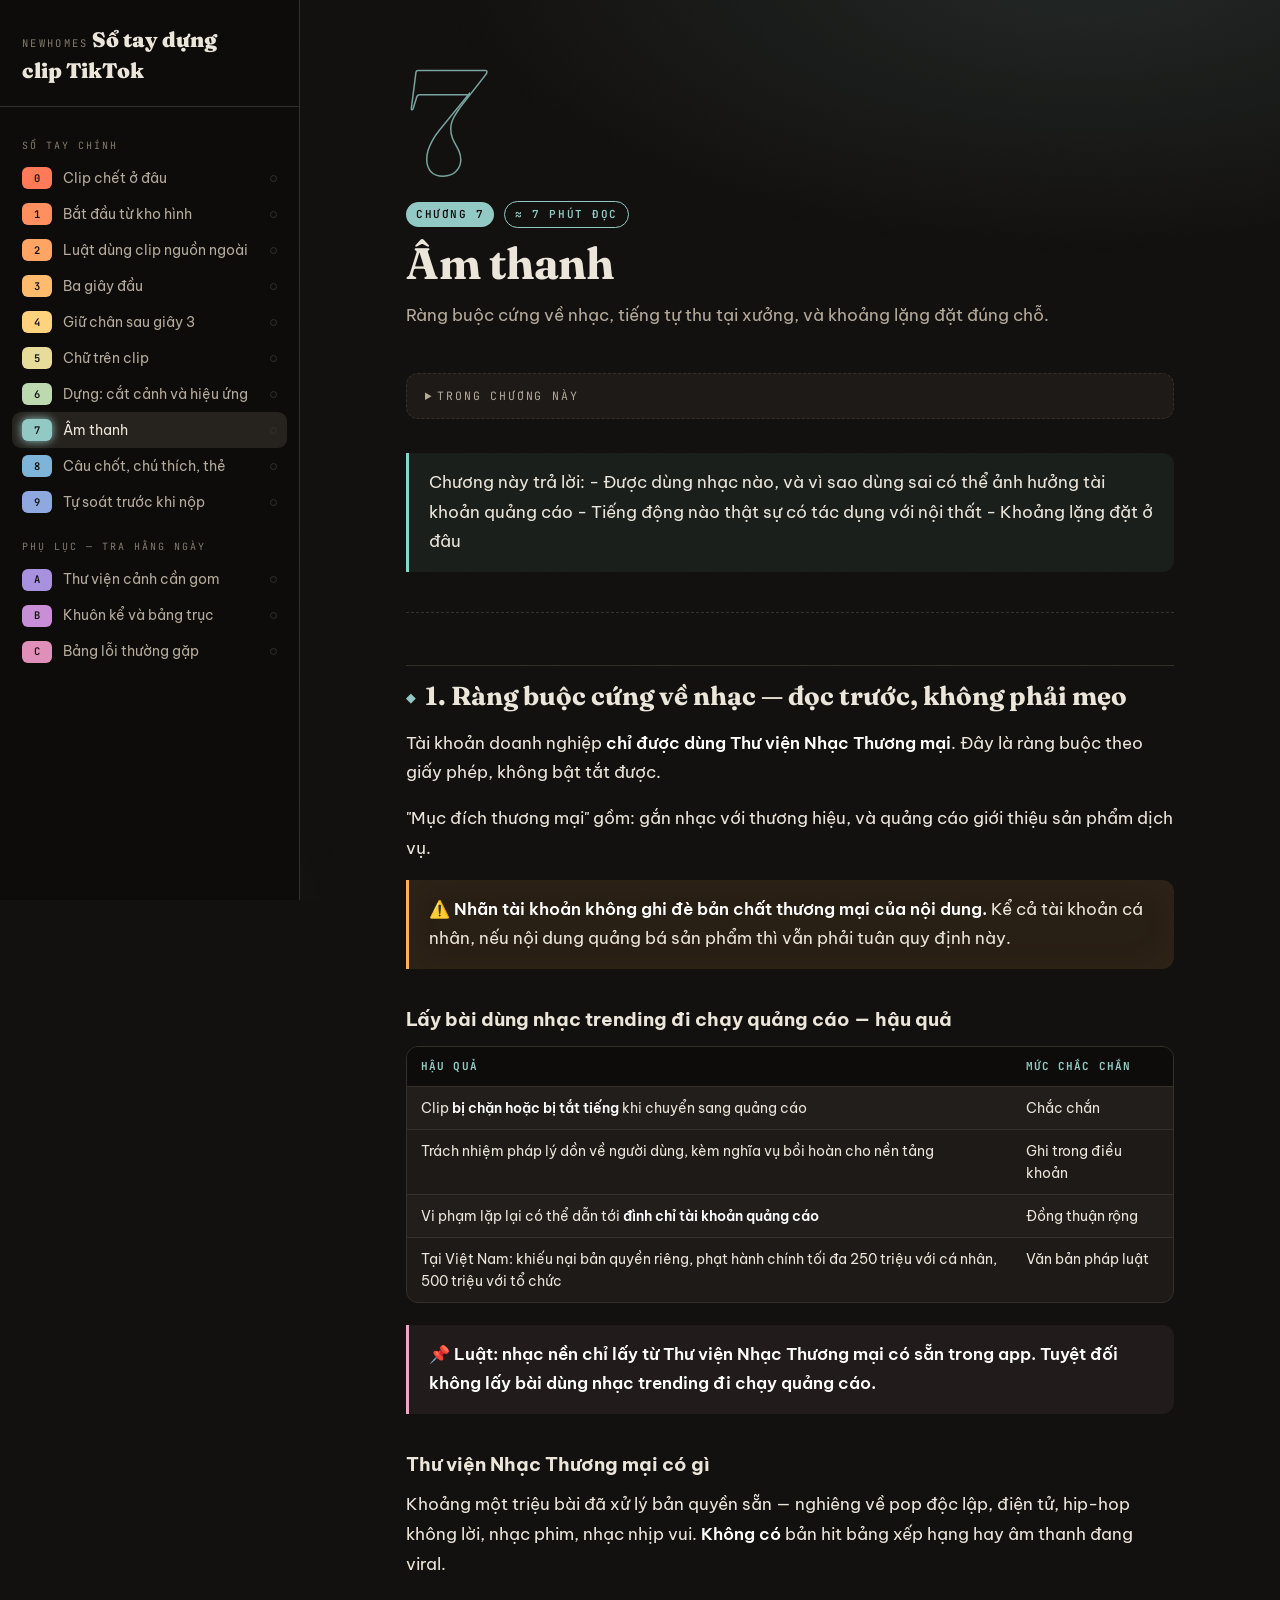
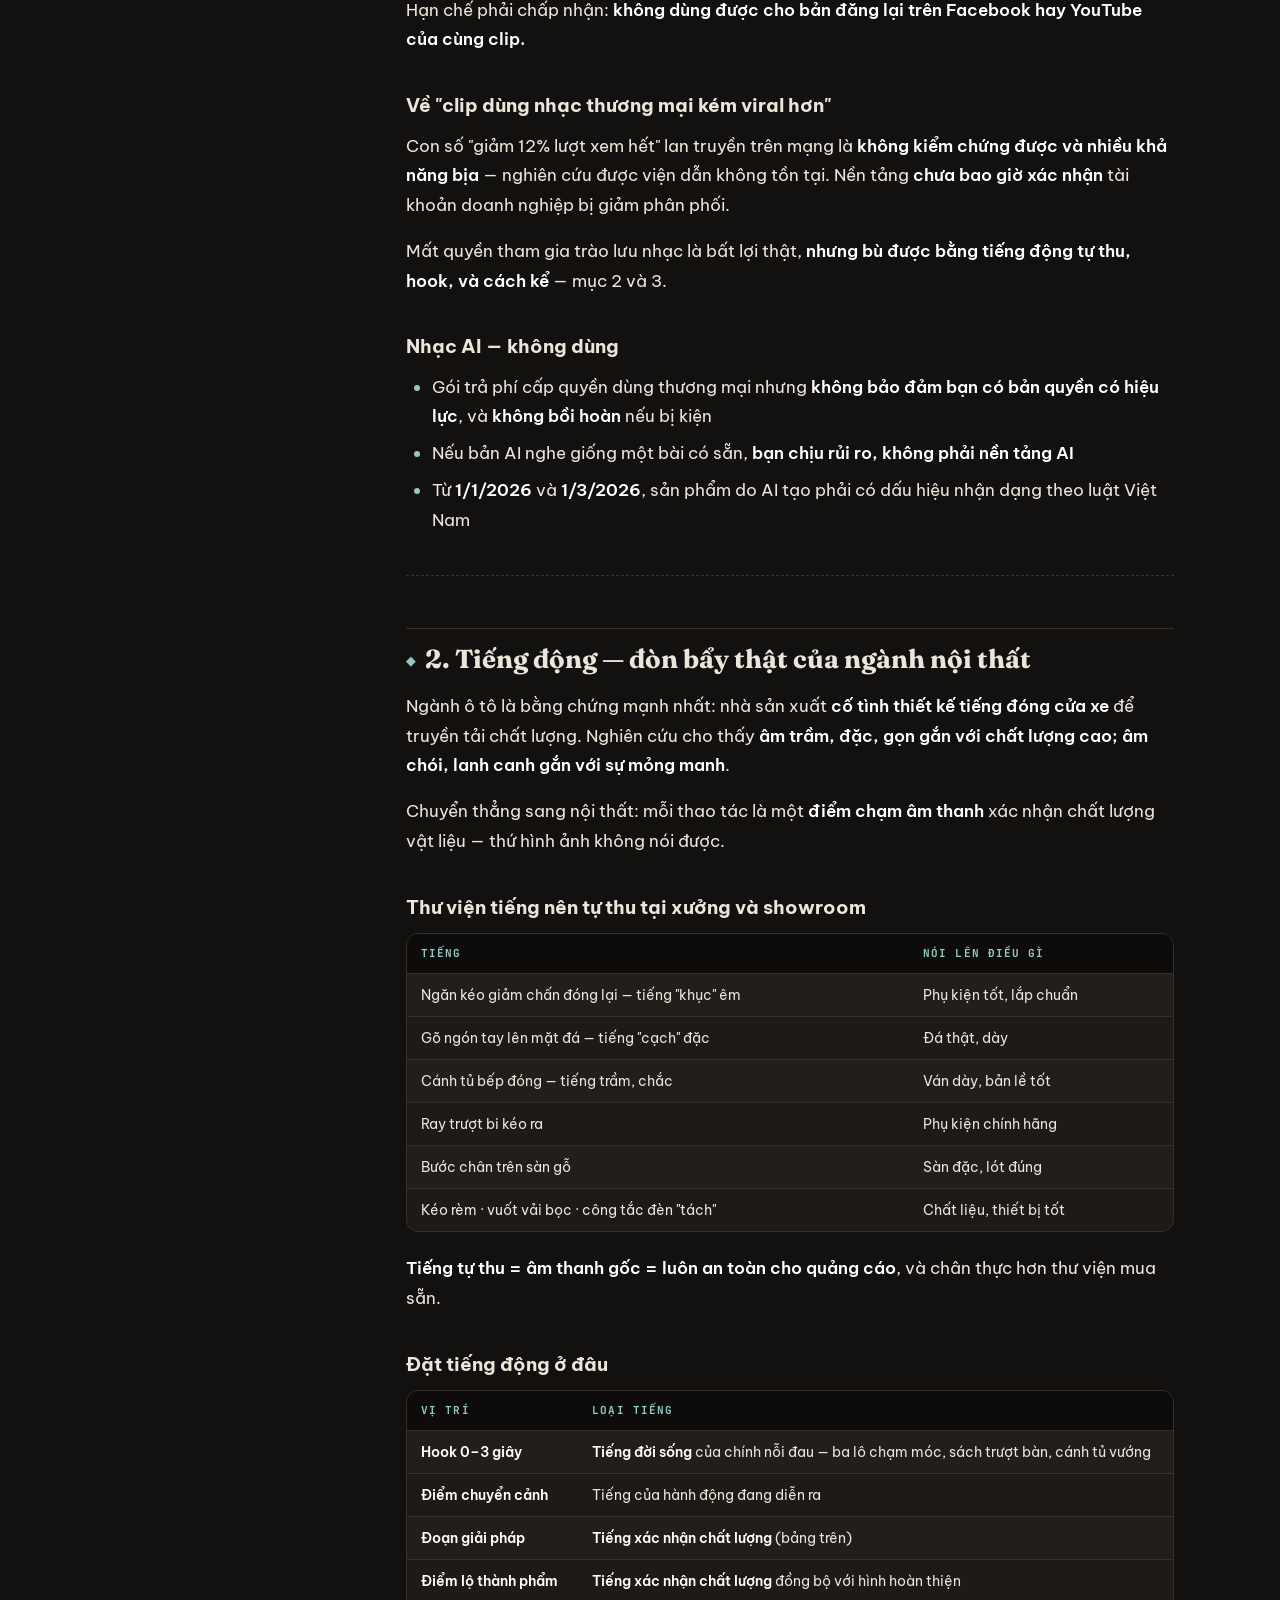
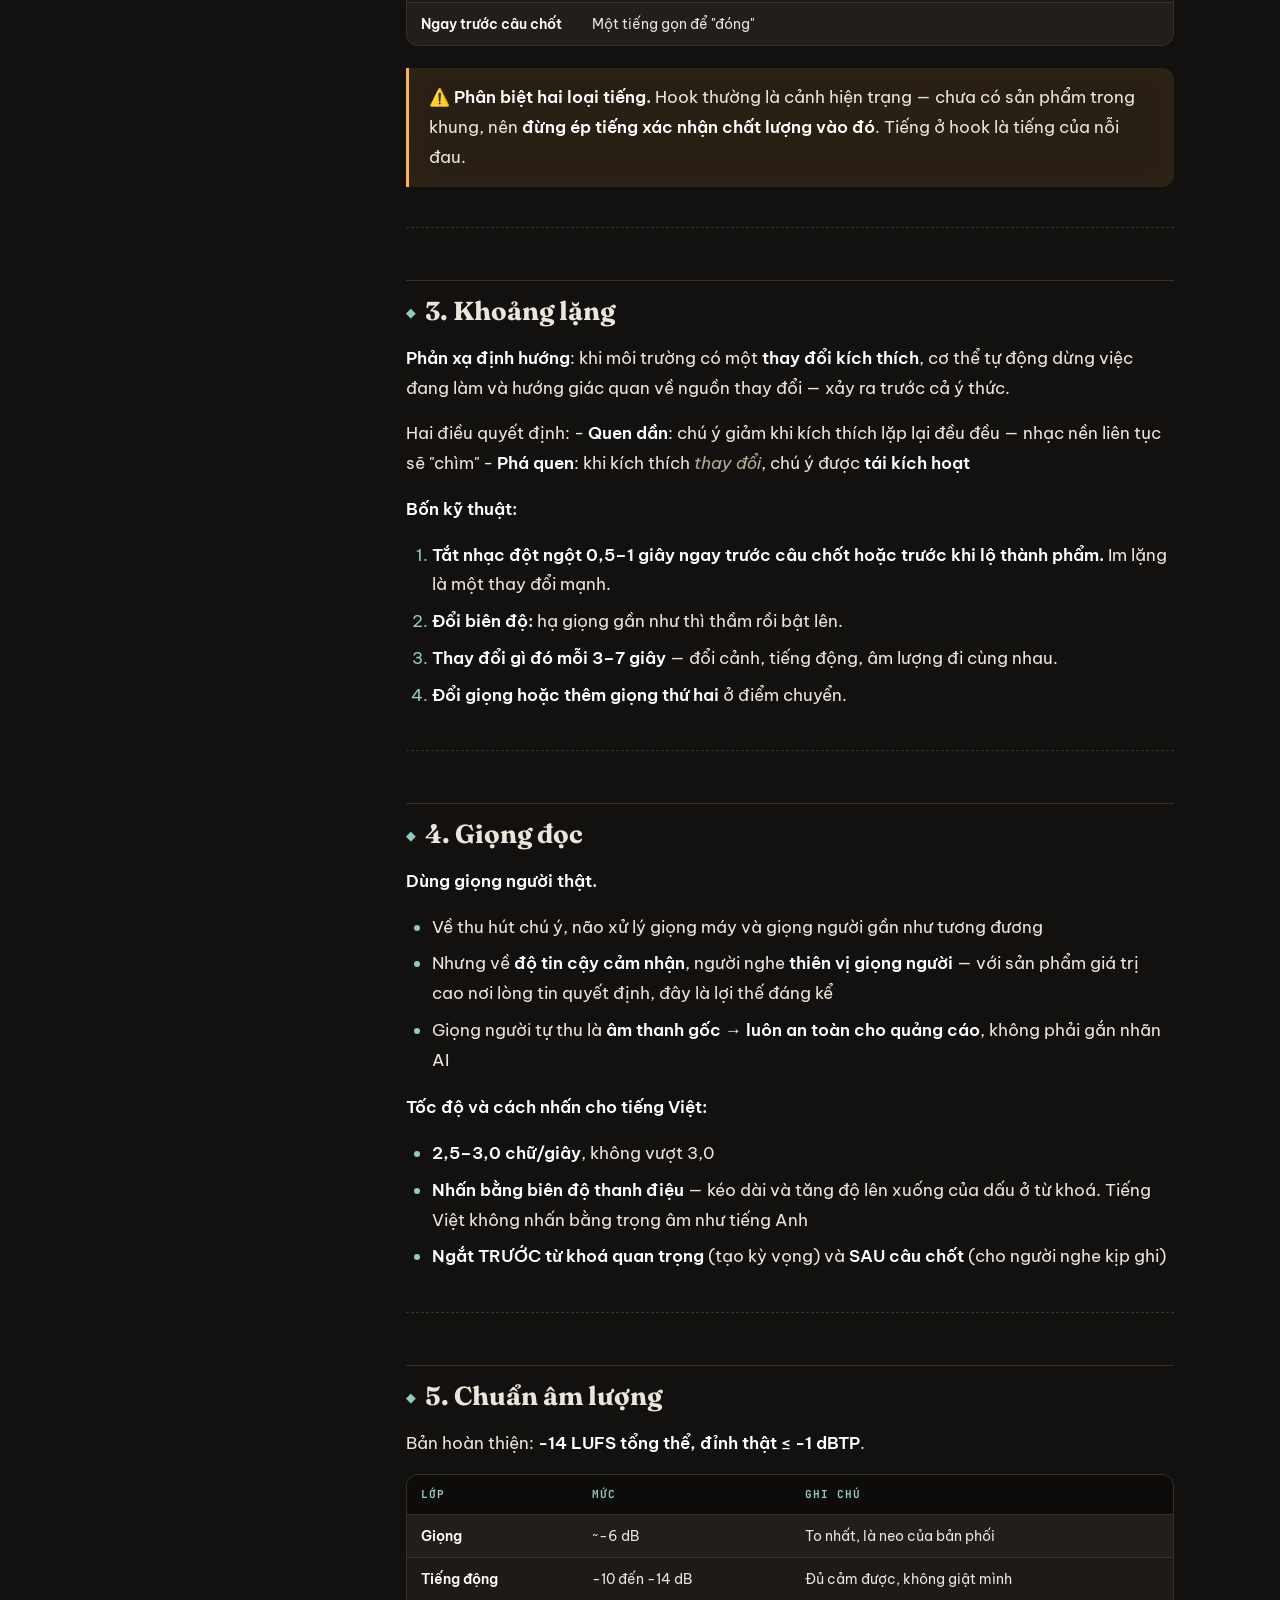
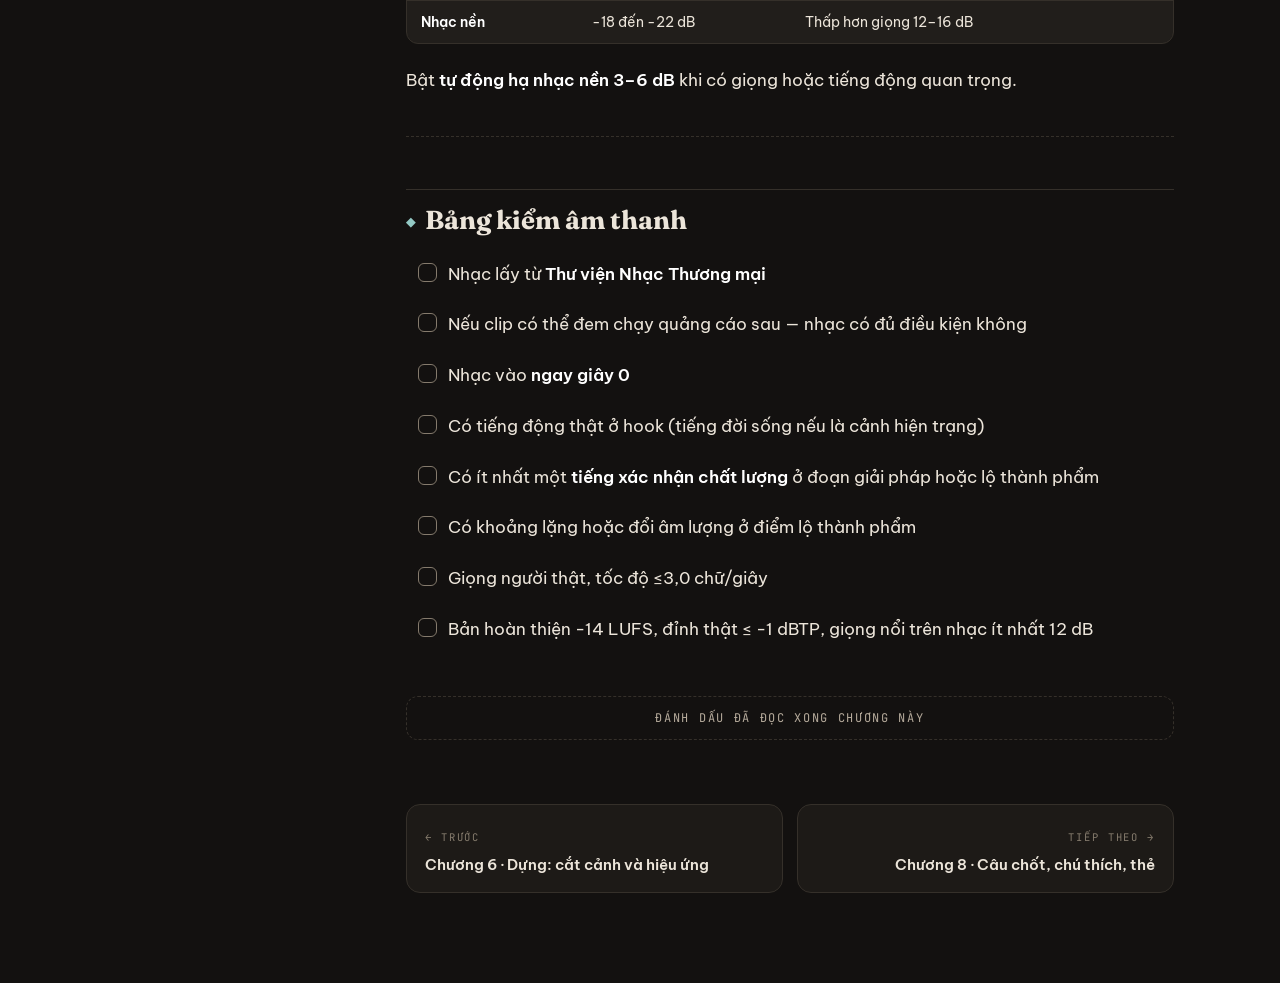
<file: docs/07.html>
<!DOCTYPE html>
<html lang="vi">
<head>
<meta charset="utf-8">
<meta name="viewport" content="width=device-width, initial-scale=1">
<title>Chương 7. Âm thanh — Sổ tay dựng clip TikTok Newhomes</title>
<link rel="preconnect" href="https://fonts.googleapis.com"><link rel="preconnect" href="https://fonts.gstatic.com" crossorigin><link href="https://fonts.googleapis.com/css2?family=Fraunces:opsz,wght@9..144,600;9..144,700;9..144,900&family=Be+Vietnam+Pro:wght@400;500;600;700&family=JetBrains+Mono:wght@400;600&display=swap" rel="stylesheet">
<link rel="stylesheet" href="style.css">
<style>:root{--accent:#93c9c4;--accent-soft:color-mix(in srgb, #93c9c4 13%, transparent);}</style>
</head>
<body data-slug="07">
<div id="progress"></div>
<button id="nav-toggle" aria-label="Mục lục">☰</button>
<nav class="sidebar">
  <a class="brand" href="index.html">
    <span class="kicker">Newhomes</span>
    <span class="name">Sổ tay dựng<br>clip TikTok</span>
    <span class="kelvin-bar"></span>
  </a>
  <div class="nav-group"><div class="label">Sổ tay chính</div><a class="nav-item" data-nav-slug="00" href="00.html" style="--c:#ff7a59"><span class="chip">0</span><span>Clip chết ở đâu</span><span class="done-dot"></span></a><a class="nav-item" data-nav-slug="01" href="01.html" style="--c:#ff8f5e"><span class="chip">1</span><span>Bắt đầu từ kho hình</span><span class="done-dot"></span></a><a class="nav-item" data-nav-slug="02" href="02.html" style="--c:#ffa463"><span class="chip">2</span><span>Luật dùng clip nguồn ngoài</span><span class="done-dot"></span></a><a class="nav-item" data-nav-slug="03" href="03.html" style="--c:#ffbb6d"><span class="chip">3</span><span>Ba giây đầu</span><span class="done-dot"></span></a><a class="nav-item" data-nav-slug="04" href="04.html" style="--c:#ffd27d"><span class="chip">4</span><span>Giữ chân sau giây 3</span><span class="done-dot"></span></a><a class="nav-item" data-nav-slug="05" href="05.html" style="--c:#e8dc9a"><span class="chip">5</span><span>Chữ trên clip</span><span class="done-dot"></span></a><a class="nav-item" data-nav-slug="06" href="06.html" style="--c:#bcd9b0"><span class="chip">6</span><span>Dựng: cắt cảnh và hiệu ứng</span><span class="done-dot"></span></a><a class="nav-item active" data-nav-slug="07" href="07.html" style="--c:#93c9c4"><span class="chip">7</span><span>Âm thanh</span><span class="done-dot"></span></a><a class="nav-item" data-nav-slug="08" href="08.html" style="--c:#7db4d8"><span class="chip">8</span><span>Câu chốt, chú thích, thẻ</span><span class="done-dot"></span></a><a class="nav-item" data-nav-slug="09" href="09.html" style="--c:#8fa8e0"><span class="chip">9</span><span>Tự soát trước khi nộp</span><span class="done-dot"></span></a></div>
  <div class="nav-group"><div class="label">Phụ lục — tra hằng ngày</div><a class="nav-item" data-nav-slug="pa" href="pa.html" style="--c:#a892e0"><span class="chip">A</span><span>Thư viện cảnh cần gom</span><span class="done-dot"></span></a><a class="nav-item" data-nav-slug="pb" href="pb.html" style="--c:#c98fd6"><span class="chip">B</span><span>Khuôn kể và bảng trục</span><span class="done-dot"></span></a><a class="nav-item" data-nav-slug="pc" href="pc.html" style="--c:#e08fb8"><span class="chip">C</span><span>Bảng lỗi thường gặp</span><span class="done-dot"></span></a></div>
</nav>
<main class="main"><div class="page">
  <header class="ch-head">
    <div class="ch-no">7</div>
    <div class="ch-meta"><span class="tag">Chương 7</span><span class="tag ghost">≈ 7 phút đọc</span></div>
    <h1 class="ch-title">Âm thanh</h1>
    <p class="ch-hook">Ràng buộc cứng về nhạc, tiếng tự thu tại xưởng, và khoảng lặng đặt đúng chỗ.</p>
  </header>
  <details class="page-toc"><summary>Trong chương này</summary><ol><li><a href="#1-rang-buoc-cung-ve-nhac-oc-truoc-khong-phai-meo">1. Ràng buộc cứng về nhạc — đọc trước, không phải mẹo</a></li><li><a href="#2-tieng-ong-on-bay-that-cua-nganh-noi-that">2. Tiếng động — đòn bẩy thật của ngành nội thất</a></li><li><a href="#3-khoang-lang">3. Khoảng lặng</a></li><li><a href="#4-giong-oc">4. Giọng đọc</a></li><li><a href="#5-chuan-am-luong">5. Chuẩn âm lượng</a></li><li><a href="#bang-kiem-am-thanh">Bảng kiểm âm thanh</a></li></ol></details>
  <article class="content"><blockquote class="tip">
<p>Chương này trả lời:
- Được dùng nhạc nào, và vì sao dùng sai có thể ảnh hưởng tài khoản quảng cáo
- Tiếng động nào thật sự có tác dụng với nội thất
- Khoảng lặng đặt ở đâu</p>
</blockquote>
<hr>
<h2 id="1-rang-buoc-cung-ve-nhac-oc-truoc-khong-phai-meo">1. Ràng buộc cứng về nhạc — đọc trước, không phải mẹo</h2>
<p>Tài khoản doanh nghiệp <strong>chỉ được dùng Thư viện Nhạc Thương mại</strong>. Đây là ràng buộc theo giấy phép, không bật tắt được.</p>
<p>"Mục đích thương mại" gồm: gắn nhạc với thương hiệu, và quảng cáo giới thiệu sản phẩm dịch vụ.</p>
<blockquote class="warn">
<p>⚠️ <strong>Nhãn tài khoản không ghi đè bản chất thương mại của nội dung.</strong> Kể cả tài khoản cá nhân, nếu nội dung quảng bá sản phẩm thì vẫn phải tuân quy định này.</p>
</blockquote>
<h3 id="lay-bai-dung-nhac-trending-i-chay-quang-cao-hau-qua">Lấy bài dùng nhạc trending đi chạy quảng cáo — hậu quả</h3>
<div class="table-scroll"><table>
<thead>
<tr>
<th>Hậu quả</th>
<th>Mức chắc chắn</th>
</tr>
</thead>
<tbody>
<tr>
<td>Clip <strong>bị chặn hoặc bị tắt tiếng</strong> khi chuyển sang quảng cáo</td>
<td>Chắc chắn</td>
</tr>
<tr>
<td>Trách nhiệm pháp lý dồn về người dùng, kèm nghĩa vụ bồi hoàn cho nền tảng</td>
<td>Ghi trong điều khoản</td>
</tr>
<tr>
<td>Vi phạm lặp lại có thể dẫn tới <strong>đình chỉ tài khoản quảng cáo</strong></td>
<td>Đồng thuận rộng</td>
</tr>
<tr>
<td>Tại Việt Nam: khiếu nại bản quyền riêng, phạt hành chính tối đa 250 triệu với cá nhân, 500 triệu với tổ chức</td>
<td>Văn bản pháp luật</td>
</tr>
</tbody>
</table></div>
<blockquote class="pin">
<p>📌 <strong>Luật: nhạc nền chỉ lấy từ Thư viện Nhạc Thương mại có sẵn trong app. Tuyệt đối không lấy bài dùng nhạc trending đi chạy quảng cáo.</strong></p>
</blockquote>
<h3 id="thu-vien-nhac-thuong-mai-co-gi">Thư viện Nhạc Thương mại có gì</h3>
<p>Khoảng một triệu bài đã xử lý bản quyền sẵn — nghiêng về pop độc lập, điện tử, hip-hop không lời, nhạc phim, nhạc nhịp vui. <strong>Không có</strong> bản hit bảng xếp hạng hay âm thanh đang viral.</p>
<p>Hạn chế phải chấp nhận: <strong>không dùng được cho bản đăng lại trên Facebook hay YouTube của cùng clip.</strong></p>
<h3 id="ve-clip-dung-nhac-thuong-mai-kem-viral-hon">Về "clip dùng nhạc thương mại kém viral hơn"</h3>
<p>Con số "giảm 12% lượt xem hết" lan truyền trên mạng là <strong>không kiểm chứng được và nhiều khả năng bịa</strong> — nghiên cứu được viện dẫn không tồn tại. Nền tảng <strong>chưa bao giờ xác nhận</strong> tài khoản doanh nghiệp bị giảm phân phối.</p>
<p>Mất quyền tham gia trào lưu nhạc là bất lợi thật, <strong>nhưng bù được bằng tiếng động tự thu, hook, và cách kể</strong> — mục 2 và 3.</p>
<h3 id="nhac-ai-khong-dung">Nhạc AI — không dùng</h3>
<ul>
<li>Gói trả phí cấp quyền dùng thương mại nhưng <strong>không bảo đảm bạn có bản quyền có hiệu lực</strong>, và <strong>không bồi hoàn</strong> nếu bị kiện</li>
<li>Nếu bản AI nghe giống một bài có sẵn, <strong>bạn chịu rủi ro, không phải nền tảng AI</strong></li>
<li>Từ <strong>1/1/2026</strong> và <strong>1/3/2026</strong>, sản phẩm do AI tạo phải có dấu hiệu nhận dạng theo luật Việt Nam</li>
</ul>
<hr>
<h2 id="2-tieng-ong-on-bay-that-cua-nganh-noi-that">2. Tiếng động — đòn bẩy thật của ngành nội thất</h2>
<p>Ngành ô tô là bằng chứng mạnh nhất: nhà sản xuất <strong>cố tình thiết kế tiếng đóng cửa xe</strong> để truyền tải chất lượng. Nghiên cứu cho thấy <strong>âm trầm, đặc, gọn gắn với chất lượng cao; âm chói, lanh canh gắn với sự mỏng manh</strong>.</p>
<p>Chuyển thẳng sang nội thất: mỗi thao tác là một <strong>điểm chạm âm thanh</strong> xác nhận chất lượng vật liệu — thứ hình ảnh không nói được.</p>
<h3 id="thu-vien-tieng-nen-tu-thu-tai-xuong-va-showroom">Thư viện tiếng nên tự thu tại xưởng và showroom</h3>
<div class="table-scroll"><table>
<thead>
<tr>
<th>Tiếng</th>
<th>Nói lên điều gì</th>
</tr>
</thead>
<tbody>
<tr>
<td>Ngăn kéo giảm chấn đóng lại — tiếng "khục" êm</td>
<td>Phụ kiện tốt, lắp chuẩn</td>
</tr>
<tr>
<td>Gõ ngón tay lên mặt đá — tiếng "cạch" đặc</td>
<td>Đá thật, dày</td>
</tr>
<tr>
<td>Cánh tủ bếp đóng — tiếng trầm, chắc</td>
<td>Ván dày, bản lề tốt</td>
</tr>
<tr>
<td>Ray trượt bi kéo ra</td>
<td>Phụ kiện chính hãng</td>
</tr>
<tr>
<td>Bước chân trên sàn gỗ</td>
<td>Sàn đặc, lót đúng</td>
</tr>
<tr>
<td>Kéo rèm · vuốt vải bọc · công tắc đèn "tách"</td>
<td>Chất liệu, thiết bị tốt</td>
</tr>
</tbody>
</table></div>
<p><strong>Tiếng tự thu = âm thanh gốc = luôn an toàn cho quảng cáo</strong>, và chân thực hơn thư viện mua sẵn.</p>
<h3 id="at-tieng-ong-o-au">Đặt tiếng động ở đâu</h3>
<div class="table-scroll"><table>
<thead>
<tr>
<th>Vị trí</th>
<th>Loại tiếng</th>
</tr>
</thead>
<tbody>
<tr>
<td><strong>Hook 0–3 giây</strong></td>
<td><strong>Tiếng đời sống</strong> của chính nỗi đau — ba lô chạm móc, sách trượt bàn, cánh tủ vướng</td>
</tr>
<tr>
<td><strong>Điểm chuyển cảnh</strong></td>
<td>Tiếng của hành động đang diễn ra</td>
</tr>
<tr>
<td><strong>Đoạn giải pháp</strong></td>
<td><strong>Tiếng xác nhận chất lượng</strong> (bảng trên)</td>
</tr>
<tr>
<td><strong>Điểm lộ thành phẩm</strong></td>
<td><strong>Tiếng xác nhận chất lượng</strong> đồng bộ với hình hoàn thiện</td>
</tr>
<tr>
<td><strong>Ngay trước câu chốt</strong></td>
<td>Một tiếng gọn để "đóng"</td>
</tr>
</tbody>
</table></div>
<blockquote class="warn">
<p>⚠️ <strong>Phân biệt hai loại tiếng.</strong> Hook thường là cảnh hiện trạng — chưa có sản phẩm trong khung, nên <strong>đừng ép tiếng xác nhận chất lượng vào đó</strong>. Tiếng ở hook là tiếng của nỗi đau.</p>
</blockquote>
<hr>
<h2 id="3-khoang-lang">3. Khoảng lặng</h2>
<p><strong>Phản xạ định hướng</strong>: khi môi trường có một <strong>thay đổi kích thích</strong>, cơ thể tự động dừng việc đang làm và hướng giác quan về nguồn thay đổi — xảy ra trước cả ý thức.</p>
<p>Hai điều quyết định:
- <strong>Quen dần</strong>: chú ý giảm khi kích thích lặp lại đều đều — nhạc nền liên tục sẽ "chìm"
- <strong>Phá quen</strong>: khi kích thích <em>thay đổi</em>, chú ý được <strong>tái kích hoạt</strong></p>
<p><strong>Bốn kỹ thuật:</strong></p>
<ol>
<li><strong>Tắt nhạc đột ngột 0,5–1 giây ngay trước câu chốt hoặc trước khi lộ thành phẩm.</strong> Im lặng là một thay đổi mạnh.</li>
<li><strong>Đổi biên độ:</strong> hạ giọng gần như thì thầm rồi bật lên.</li>
<li><strong>Thay đổi gì đó mỗi 3–7 giây</strong> — đổi cảnh, tiếng động, âm lượng đi cùng nhau.</li>
<li><strong>Đổi giọng hoặc thêm giọng thứ hai</strong> ở điểm chuyển.</li>
</ol>
<hr>
<h2 id="4-giong-oc">4. Giọng đọc</h2>
<p><strong>Dùng giọng người thật.</strong></p>
<ul>
<li>Về thu hút chú ý, não xử lý giọng máy và giọng người gần như tương đương</li>
<li>Nhưng về <strong>độ tin cậy cảm nhận</strong>, người nghe <strong>thiên vị giọng người</strong> — với sản phẩm giá trị cao nơi lòng tin quyết định, đây là lợi thế đáng kể</li>
<li>Giọng người tự thu là <strong>âm thanh gốc → luôn an toàn cho quảng cáo</strong>, không phải gắn nhãn AI</li>
</ul>
<p><strong>Tốc độ và cách nhấn cho tiếng Việt:</strong></p>
<ul>
<li><strong>2,5–3,0 chữ/giây</strong>, không vượt 3,0</li>
<li><strong>Nhấn bằng biên độ thanh điệu</strong> — kéo dài và tăng độ lên xuống của dấu ở từ khoá. Tiếng Việt không nhấn bằng trọng âm như tiếng Anh</li>
<li><strong>Ngắt TRƯỚC từ khoá quan trọng</strong> (tạo kỳ vọng) và <strong>SAU câu chốt</strong> (cho người nghe kịp ghi)</li>
</ul>
<hr>
<h2 id="5-chuan-am-luong">5. Chuẩn âm lượng</h2>
<p>Bản hoàn thiện: <strong>-14 LUFS tổng thể, đỉnh thật ≤ -1 dBTP</strong>.</p>
<div class="table-scroll"><table>
<thead>
<tr>
<th>Lớp</th>
<th>Mức</th>
<th>Ghi chú</th>
</tr>
</thead>
<tbody>
<tr>
<td><strong>Giọng</strong></td>
<td>~-6 dB</td>
<td>To nhất, là neo của bản phối</td>
</tr>
<tr>
<td><strong>Tiếng động</strong></td>
<td>-10 đến -14 dB</td>
<td>Đủ cảm được, không giật mình</td>
</tr>
<tr>
<td><strong>Nhạc nền</strong></td>
<td>-18 đến -22 dB</td>
<td>Thấp hơn giọng 12–16 dB</td>
</tr>
</tbody>
</table></div>
<p>Bật <strong>tự động hạ nhạc nền 3–6 dB</strong> khi có giọng hoặc tiếng động quan trọng.</p>
<hr>
<h2 id="bang-kiem-am-thanh">Bảng kiểm âm thanh</h2>
<ul>
<li class="task"><label><input type="checkbox" data-key="07-t1"><span>Nhạc lấy từ <strong>Thư viện Nhạc Thương mại</strong></span></label></li>
<li class="task"><label><input type="checkbox" data-key="07-t2"><span>Nếu clip có thể đem chạy quảng cáo sau — nhạc có đủ điều kiện không</span></label></li>
<li class="task"><label><input type="checkbox" data-key="07-t3"><span>Nhạc vào <strong>ngay giây 0</strong></span></label></li>
<li class="task"><label><input type="checkbox" data-key="07-t4"><span>Có tiếng động thật ở hook (tiếng đời sống nếu là cảnh hiện trạng)</span></label></li>
<li class="task"><label><input type="checkbox" data-key="07-t5"><span>Có ít nhất một <strong>tiếng xác nhận chất lượng</strong> ở đoạn giải pháp hoặc lộ thành phẩm</span></label></li>
<li class="task"><label><input type="checkbox" data-key="07-t6"><span>Có khoảng lặng hoặc đổi âm lượng ở điểm lộ thành phẩm</span></label></li>
<li class="task"><label><input type="checkbox" data-key="07-t7"><span>Giọng người thật, tốc độ ≤3,0 chữ/giây</span></label></li>
<li class="task"><label><input type="checkbox" data-key="07-t8"><span>Bản hoàn thiện -14 LUFS, đỉnh thật ≤ -1 dBTP, giọng nổi trên nhạc ít nhất 12 dB</span></label></li>
</ul></article>
  <button class="mark-read" id="mark-read"></button>
  <nav class="pager"><a class="prev" href="06.html"><span class="dir">← Trước</span><div class="t">Chương 6 · Dựng: cắt cảnh và hiệu ứng</div></a><a class="next" href="08.html"><span class="dir">Tiếp theo →</span><div class="t">Chương 8 · Câu chốt, chú thích, thẻ</div></a></nav>
</div></main>
<script src="reader.js"></script>
</body>
</html>
</file>
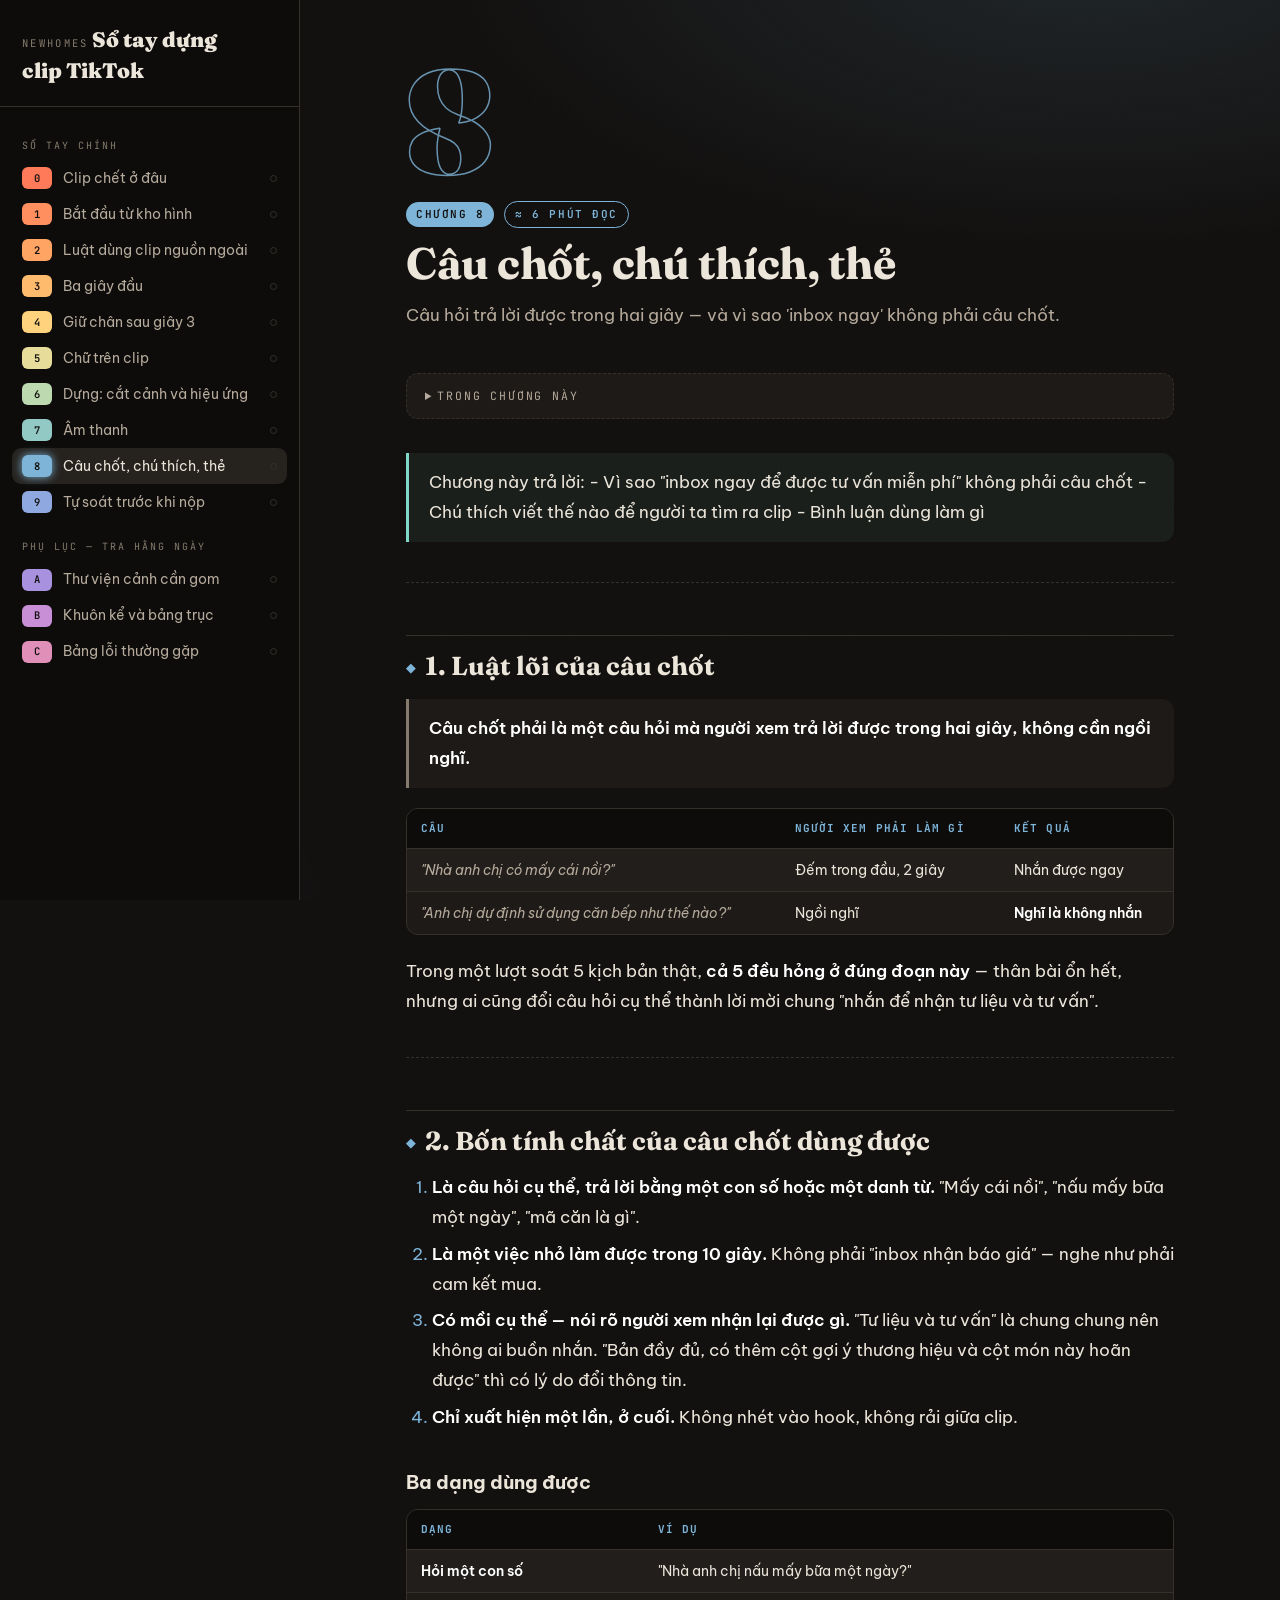
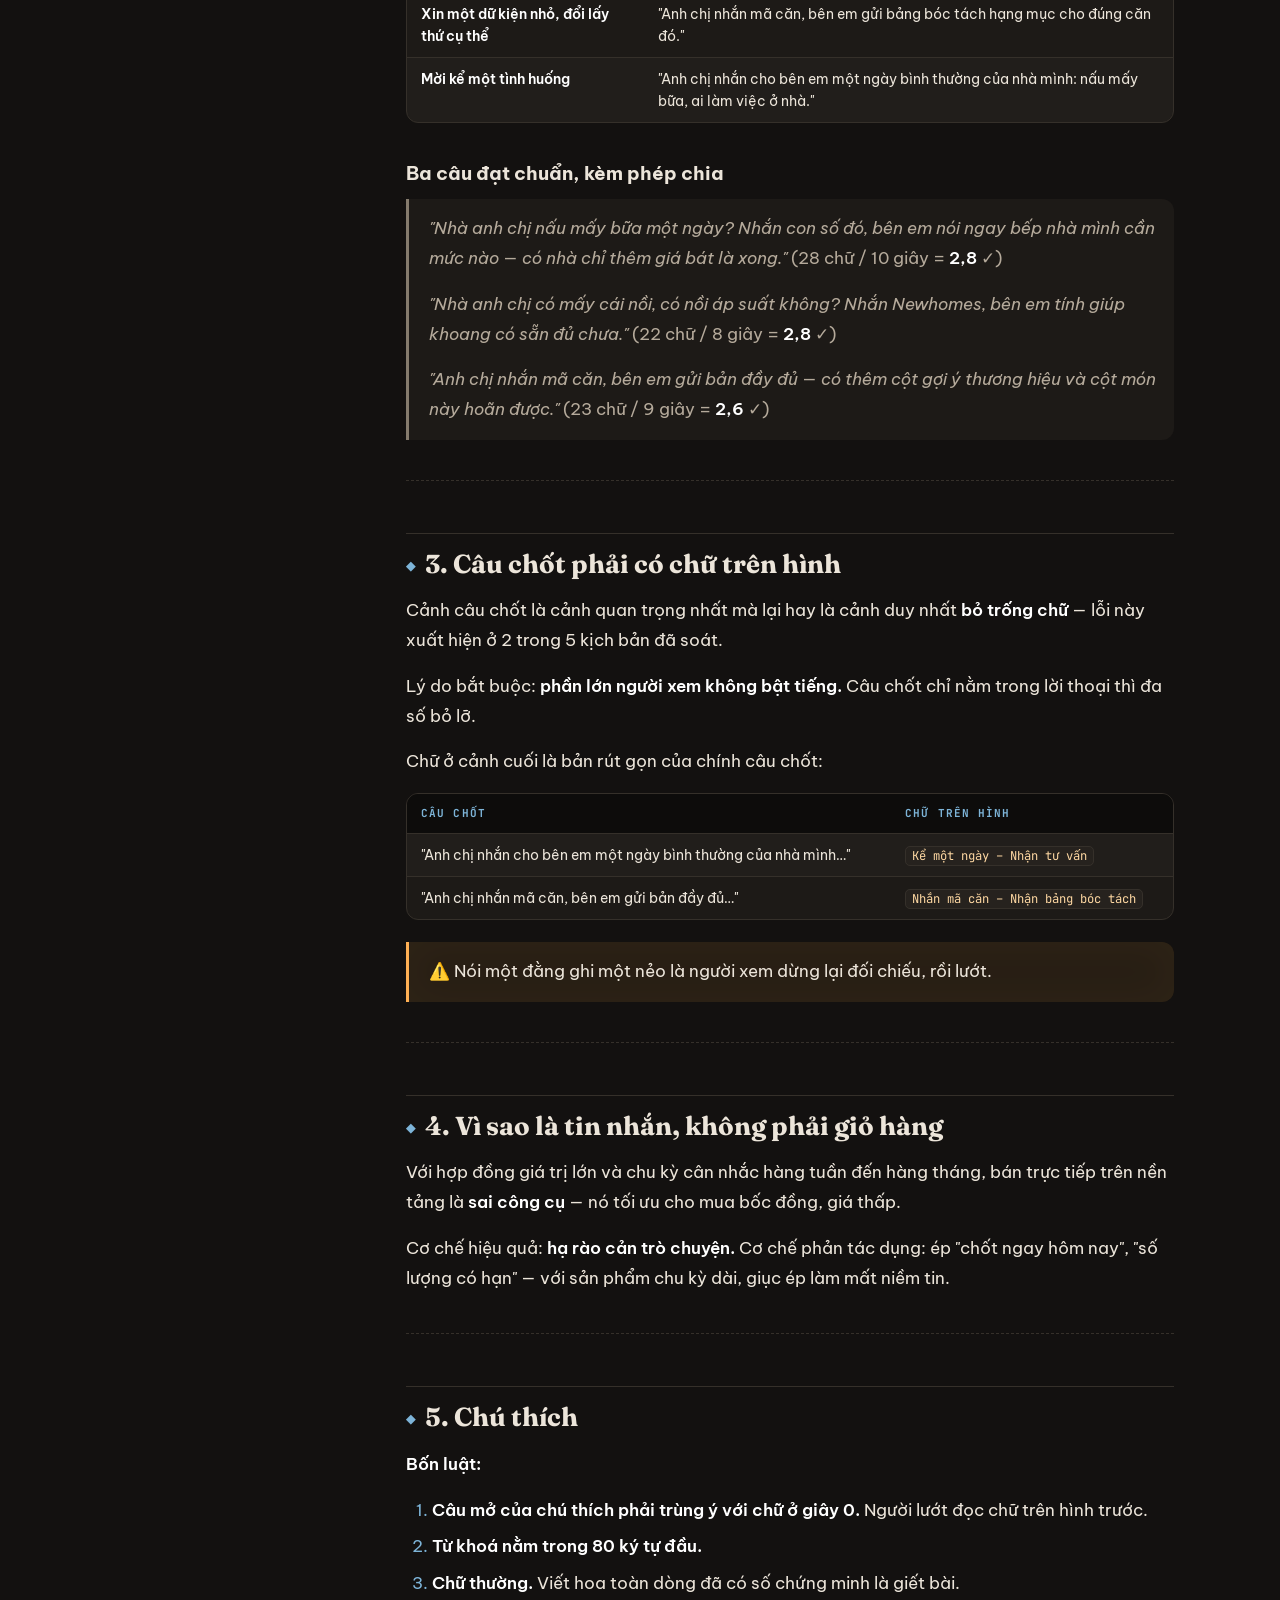
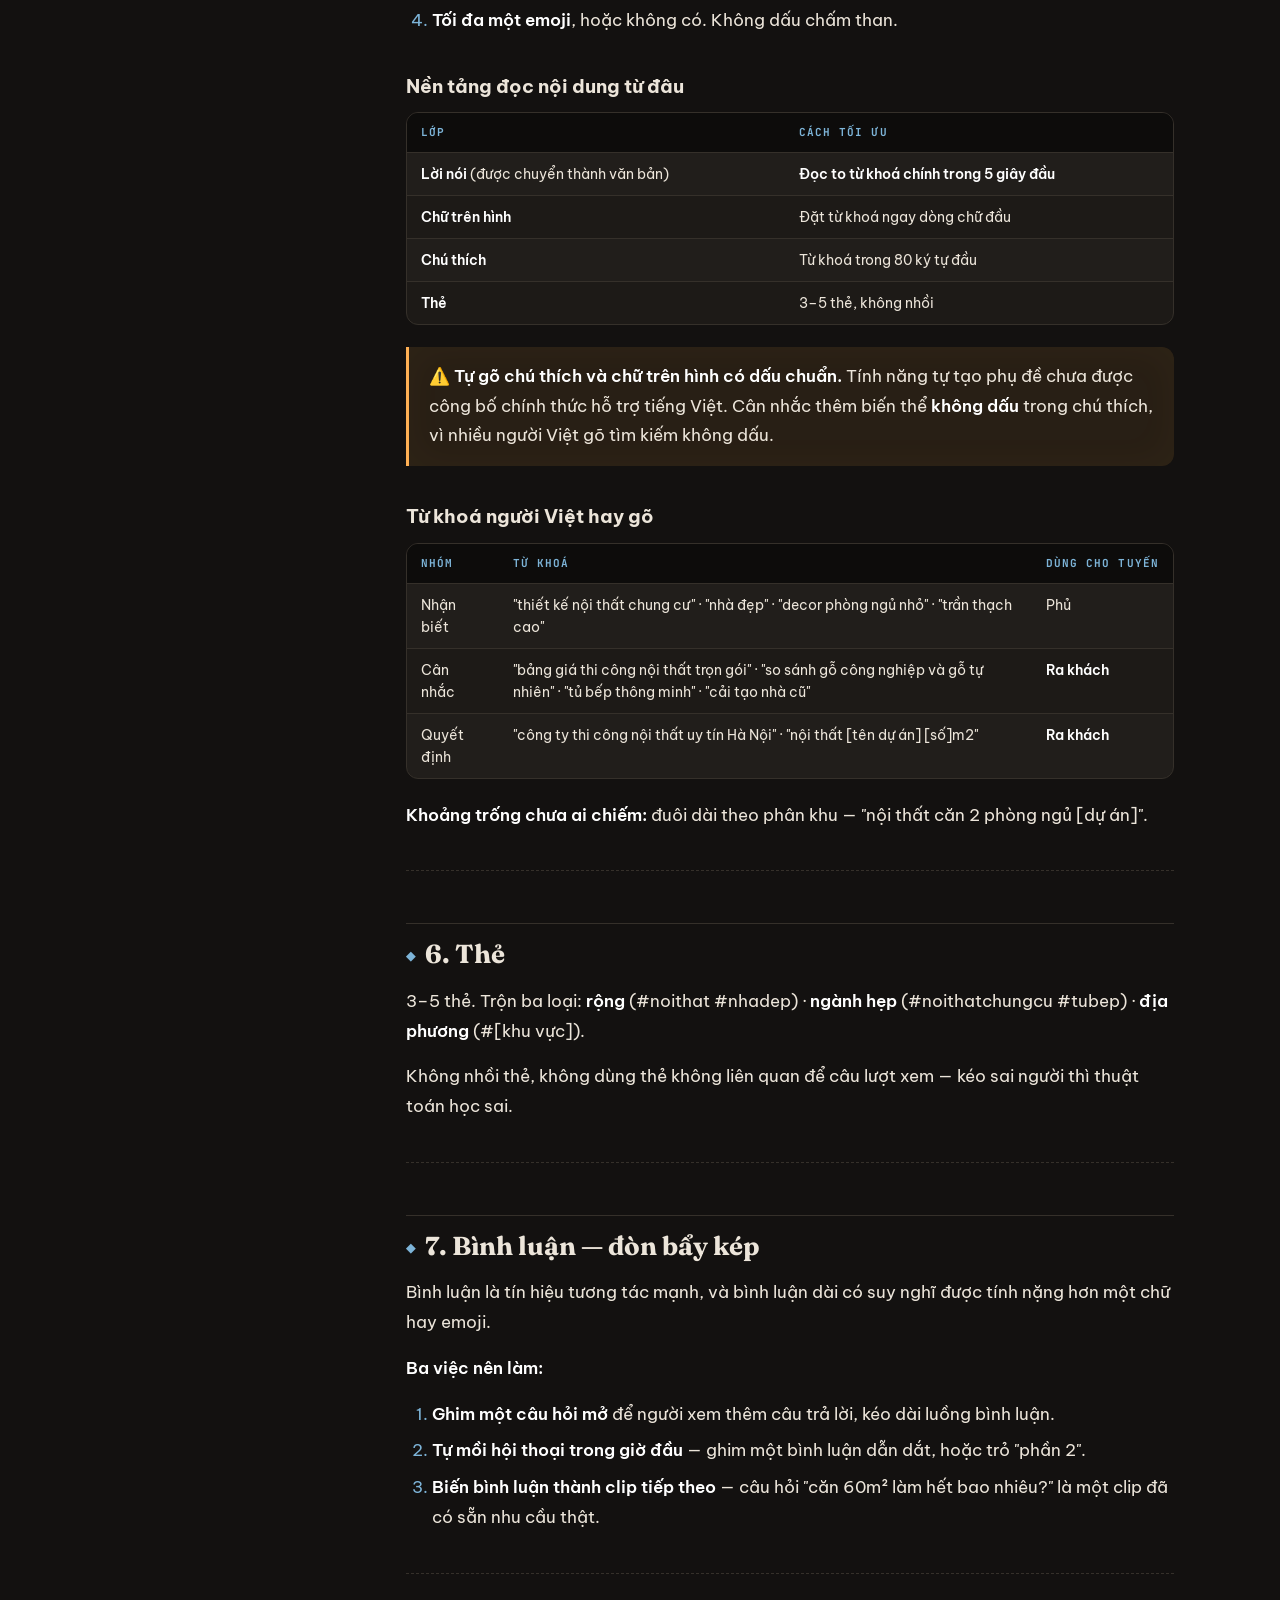
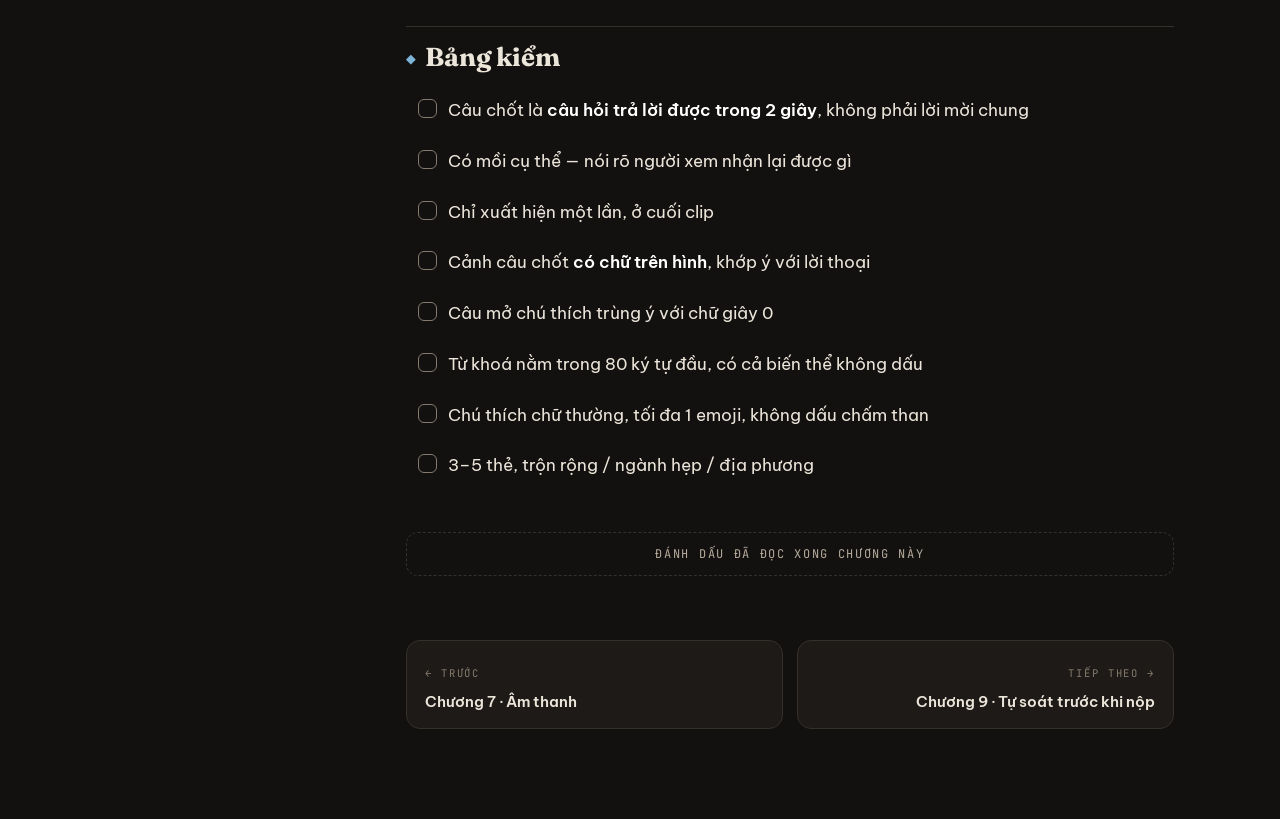
<file: docs/08.html>
<!DOCTYPE html>
<html lang="vi">
<head>
<meta charset="utf-8">
<meta name="viewport" content="width=device-width, initial-scale=1">
<title>Chương 8. Câu chốt, chú thích, thẻ — Sổ tay dựng clip TikTok Newhomes</title>
<link rel="preconnect" href="https://fonts.googleapis.com"><link rel="preconnect" href="https://fonts.gstatic.com" crossorigin><link href="https://fonts.googleapis.com/css2?family=Fraunces:opsz,wght@9..144,600;9..144,700;9..144,900&family=Be+Vietnam+Pro:wght@400;500;600;700&family=JetBrains+Mono:wght@400;600&display=swap" rel="stylesheet">
<link rel="stylesheet" href="style.css">
<style>:root{--accent:#7db4d8;--accent-soft:color-mix(in srgb, #7db4d8 13%, transparent);}</style>
</head>
<body data-slug="08">
<div id="progress"></div>
<button id="nav-toggle" aria-label="Mục lục">☰</button>
<nav class="sidebar">
  <a class="brand" href="index.html">
    <span class="kicker">Newhomes</span>
    <span class="name">Sổ tay dựng<br>clip TikTok</span>
    <span class="kelvin-bar"></span>
  </a>
  <div class="nav-group"><div class="label">Sổ tay chính</div><a class="nav-item" data-nav-slug="00" href="00.html" style="--c:#ff7a59"><span class="chip">0</span><span>Clip chết ở đâu</span><span class="done-dot"></span></a><a class="nav-item" data-nav-slug="01" href="01.html" style="--c:#ff8f5e"><span class="chip">1</span><span>Bắt đầu từ kho hình</span><span class="done-dot"></span></a><a class="nav-item" data-nav-slug="02" href="02.html" style="--c:#ffa463"><span class="chip">2</span><span>Luật dùng clip nguồn ngoài</span><span class="done-dot"></span></a><a class="nav-item" data-nav-slug="03" href="03.html" style="--c:#ffbb6d"><span class="chip">3</span><span>Ba giây đầu</span><span class="done-dot"></span></a><a class="nav-item" data-nav-slug="04" href="04.html" style="--c:#ffd27d"><span class="chip">4</span><span>Giữ chân sau giây 3</span><span class="done-dot"></span></a><a class="nav-item" data-nav-slug="05" href="05.html" style="--c:#e8dc9a"><span class="chip">5</span><span>Chữ trên clip</span><span class="done-dot"></span></a><a class="nav-item" data-nav-slug="06" href="06.html" style="--c:#bcd9b0"><span class="chip">6</span><span>Dựng: cắt cảnh và hiệu ứng</span><span class="done-dot"></span></a><a class="nav-item" data-nav-slug="07" href="07.html" style="--c:#93c9c4"><span class="chip">7</span><span>Âm thanh</span><span class="done-dot"></span></a><a class="nav-item active" data-nav-slug="08" href="08.html" style="--c:#7db4d8"><span class="chip">8</span><span>Câu chốt, chú thích, thẻ</span><span class="done-dot"></span></a><a class="nav-item" data-nav-slug="09" href="09.html" style="--c:#8fa8e0"><span class="chip">9</span><span>Tự soát trước khi nộp</span><span class="done-dot"></span></a></div>
  <div class="nav-group"><div class="label">Phụ lục — tra hằng ngày</div><a class="nav-item" data-nav-slug="pa" href="pa.html" style="--c:#a892e0"><span class="chip">A</span><span>Thư viện cảnh cần gom</span><span class="done-dot"></span></a><a class="nav-item" data-nav-slug="pb" href="pb.html" style="--c:#c98fd6"><span class="chip">B</span><span>Khuôn kể và bảng trục</span><span class="done-dot"></span></a><a class="nav-item" data-nav-slug="pc" href="pc.html" style="--c:#e08fb8"><span class="chip">C</span><span>Bảng lỗi thường gặp</span><span class="done-dot"></span></a></div>
</nav>
<main class="main"><div class="page">
  <header class="ch-head">
    <div class="ch-no">8</div>
    <div class="ch-meta"><span class="tag">Chương 8</span><span class="tag ghost">≈ 6 phút đọc</span></div>
    <h1 class="ch-title">Câu chốt, chú thích, thẻ</h1>
    <p class="ch-hook">Câu hỏi trả lời được trong hai giây — và vì sao 'inbox ngay' không phải câu chốt.</p>
  </header>
  <details class="page-toc"><summary>Trong chương này</summary><ol><li><a href="#1-luat-loi-cua-cau-chot">1. Luật lõi của câu chốt</a></li><li><a href="#2-bon-tinh-chat-cua-cau-chot-dung-uoc">2. Bốn tính chất của câu chốt dùng được</a></li><li><a href="#3-cau-chot-phai-co-chu-tren-hinh">3. Câu chốt phải có chữ trên hình</a></li><li><a href="#4-vi-sao-la-tin-nhan-khong-phai-gio-hang">4. Vì sao là tin nhắn, không phải giỏ hàng</a></li><li><a href="#5-chu-thich">5. Chú thích</a></li><li><a href="#6-the">6. Thẻ</a></li><li><a href="#7-binh-luan-on-bay-kep">7. Bình luận — đòn bẩy kép</a></li><li><a href="#bang-kiem">Bảng kiểm</a></li></ol></details>
  <article class="content"><blockquote class="tip">
<p>Chương này trả lời:
- Vì sao "inbox ngay để được tư vấn miễn phí" không phải câu chốt
- Chú thích viết thế nào để người ta tìm ra clip
- Bình luận dùng làm gì</p>
</blockquote>
<hr>
<h2 id="1-luat-loi-cua-cau-chot">1. Luật lõi của câu chốt</h2>
<blockquote>
<p><strong>Câu chốt phải là một câu hỏi mà người xem trả lời được trong hai giây, không cần ngồi nghĩ.</strong></p>
</blockquote>
<div class="table-scroll"><table>
<thead>
<tr>
<th>Câu</th>
<th>Người xem phải làm gì</th>
<th>Kết quả</th>
</tr>
</thead>
<tbody>
<tr>
<td><em>"Nhà anh chị có mấy cái nồi?"</em></td>
<td>Đếm trong đầu, 2 giây</td>
<td>Nhắn được ngay</td>
</tr>
<tr>
<td><em>"Anh chị dự định sử dụng căn bếp như thế nào?"</em></td>
<td>Ngồi nghĩ</td>
<td><strong>Nghĩ là không nhắn</strong></td>
</tr>
</tbody>
</table></div>
<p>Trong một lượt soát 5 kịch bản thật, <strong>cả 5 đều hỏng ở đúng đoạn này</strong> — thân bài ổn hết, nhưng ai cũng đổi câu hỏi cụ thể thành lời mời chung "nhắn để nhận tư liệu và tư vấn".</p>
<hr>
<h2 id="2-bon-tinh-chat-cua-cau-chot-dung-uoc">2. Bốn tính chất của câu chốt dùng được</h2>
<ol>
<li><strong>Là câu hỏi cụ thể, trả lời bằng một con số hoặc một danh từ.</strong> "Mấy cái nồi", "nấu mấy bữa một ngày", "mã căn là gì".</li>
<li><strong>Là một việc nhỏ làm được trong 10 giây.</strong> Không phải "inbox nhận báo giá" — nghe như phải cam kết mua.</li>
<li><strong>Có mồi cụ thể — nói rõ người xem nhận lại được gì.</strong> "Tư liệu và tư vấn" là chung chung nên không ai buồn nhắn. "Bản đầy đủ, có thêm cột gợi ý thương hiệu và cột món này hoãn được" thì có lý do đổi thông tin.</li>
<li><strong>Chỉ xuất hiện một lần, ở cuối.</strong> Không nhét vào hook, không rải giữa clip.</li>
</ol>
<h3 id="ba-dang-dung-uoc">Ba dạng dùng được</h3>
<div class="table-scroll"><table>
<thead>
<tr>
<th>Dạng</th>
<th>Ví dụ</th>
</tr>
</thead>
<tbody>
<tr>
<td><strong>Hỏi một con số</strong></td>
<td>"Nhà anh chị nấu mấy bữa một ngày?"</td>
</tr>
<tr>
<td><strong>Xin một dữ kiện nhỏ, đổi lấy thứ cụ thể</strong></td>
<td>"Anh chị nhắn mã căn, bên em gửi bảng bóc tách hạng mục cho đúng căn đó."</td>
</tr>
<tr>
<td><strong>Mời kể một tình huống</strong></td>
<td>"Anh chị nhắn cho bên em một ngày bình thường của nhà mình: nấu mấy bữa, ai làm việc ở nhà."</td>
</tr>
</tbody>
</table></div>
<h3 id="ba-cau-at-chuan-kem-phep-chia">Ba câu đạt chuẩn, kèm phép chia</h3>
<blockquote>
<p><em>"Nhà anh chị nấu mấy bữa một ngày? Nhắn con số đó, bên em nói ngay bếp nhà mình cần mức nào — có nhà chỉ thêm giá bát là xong."</em>
(28 chữ / 10 giây = <strong>2,8</strong> ✓)</p>
<p><em>"Nhà anh chị có mấy cái nồi, có nồi áp suất không? Nhắn Newhomes, bên em tính giúp khoang có sẵn đủ chưa."</em>
(22 chữ / 8 giây = <strong>2,8</strong> ✓)</p>
<p><em>"Anh chị nhắn mã căn, bên em gửi bản đầy đủ — có thêm cột gợi ý thương hiệu và cột món này hoãn được."</em>
(23 chữ / 9 giây = <strong>2,6</strong> ✓)</p>
</blockquote>
<hr>
<h2 id="3-cau-chot-phai-co-chu-tren-hinh">3. Câu chốt phải có chữ trên hình</h2>
<p>Cảnh câu chốt là cảnh quan trọng nhất mà lại hay là cảnh duy nhất <strong>bỏ trống chữ</strong> — lỗi này xuất hiện ở 2 trong 5 kịch bản đã soát.</p>
<p>Lý do bắt buộc: <strong>phần lớn người xem không bật tiếng.</strong> Câu chốt chỉ nằm trong lời thoại thì đa số bỏ lỡ.</p>
<p>Chữ ở cảnh cuối là bản rút gọn của chính câu chốt:</p>
<div class="table-scroll"><table>
<thead>
<tr>
<th>Câu chốt</th>
<th>Chữ trên hình</th>
</tr>
</thead>
<tbody>
<tr>
<td>"Anh chị nhắn cho bên em một ngày bình thường của nhà mình…"</td>
<td><code>Kể một ngày – Nhận tư vấn</code></td>
</tr>
<tr>
<td>"Anh chị nhắn mã căn, bên em gửi bản đầy đủ…"</td>
<td><code>Nhắn mã căn – Nhận bảng bóc tách</code></td>
</tr>
</tbody>
</table></div>
<blockquote class="warn">
<p>⚠️ Nói một đằng ghi một nẻo là người xem dừng lại đối chiếu, rồi lướt.</p>
</blockquote>
<hr>
<h2 id="4-vi-sao-la-tin-nhan-khong-phai-gio-hang">4. Vì sao là tin nhắn, không phải giỏ hàng</h2>
<p>Với hợp đồng giá trị lớn và chu kỳ cân nhắc hàng tuần đến hàng tháng, bán trực tiếp trên nền tảng là <strong>sai công cụ</strong> — nó tối ưu cho mua bốc đồng, giá thấp.</p>
<p>Cơ chế hiệu quả: <strong>hạ rào cản trò chuyện.</strong>
Cơ chế phản tác dụng: ép "chốt ngay hôm nay", "số lượng có hạn" — với sản phẩm chu kỳ dài, giục ép làm mất niềm tin.</p>
<hr>
<h2 id="5-chu-thich">5. Chú thích</h2>
<p><strong>Bốn luật:</strong></p>
<ol>
<li><strong>Câu mở của chú thích phải trùng ý với chữ ở giây 0.</strong> Người lướt đọc chữ trên hình trước.</li>
<li><strong>Từ khoá nằm trong 80 ký tự đầu.</strong></li>
<li><strong>Chữ thường.</strong> Viết hoa toàn dòng đã có số chứng minh là giết bài.</li>
<li><strong>Tối đa một emoji</strong>, hoặc không có. Không dấu chấm than.</li>
</ol>
<h3 id="nen-tang-oc-noi-dung-tu-au">Nền tảng đọc nội dung từ đâu</h3>
<div class="table-scroll"><table>
<thead>
<tr>
<th>Lớp</th>
<th>Cách tối ưu</th>
</tr>
</thead>
<tbody>
<tr>
<td><strong>Lời nói</strong> (được chuyển thành văn bản)</td>
<td><strong>Đọc to từ khoá chính trong 5 giây đầu</strong></td>
</tr>
<tr>
<td><strong>Chữ trên hình</strong></td>
<td>Đặt từ khoá ngay dòng chữ đầu</td>
</tr>
<tr>
<td><strong>Chú thích</strong></td>
<td>Từ khoá trong 80 ký tự đầu</td>
</tr>
<tr>
<td><strong>Thẻ</strong></td>
<td>3–5 thẻ, không nhồi</td>
</tr>
</tbody>
</table></div>
<blockquote class="warn">
<p>⚠️ <strong>Tự gõ chú thích và chữ trên hình có dấu chuẩn.</strong> Tính năng tự tạo phụ đề chưa được công bố chính thức hỗ trợ tiếng Việt. Cân nhắc thêm biến thể <strong>không dấu</strong> trong chú thích, vì nhiều người Việt gõ tìm kiếm không dấu.</p>
</blockquote>
<h3 id="tu-khoa-nguoi-viet-hay-go">Từ khoá người Việt hay gõ</h3>
<div class="table-scroll"><table>
<thead>
<tr>
<th>Nhóm</th>
<th>Từ khoá</th>
<th>Dùng cho tuyến</th>
</tr>
</thead>
<tbody>
<tr>
<td>Nhận biết</td>
<td>"thiết kế nội thất chung cư" · "nhà đẹp" · "decor phòng ngủ nhỏ" · "trần thạch cao"</td>
<td>Phủ</td>
</tr>
<tr>
<td>Cân nhắc</td>
<td>"bảng giá thi công nội thất trọn gói" · "so sánh gỗ công nghiệp và gỗ tự nhiên" · "tủ bếp thông minh" · "cải tạo nhà cũ"</td>
<td><strong>Ra khách</strong></td>
</tr>
<tr>
<td>Quyết định</td>
<td>"công ty thi công nội thất uy tín Hà Nội" · "nội thất [tên dự án] [số]m2"</td>
<td><strong>Ra khách</strong></td>
</tr>
</tbody>
</table></div>
<p><strong>Khoảng trống chưa ai chiếm:</strong> đuôi dài theo phân khu — "nội thất căn 2 phòng ngủ [dự án]".</p>
<hr>
<h2 id="6-the">6. Thẻ</h2>
<p>3–5 thẻ. Trộn ba loại: <strong>rộng</strong> (#noithat #nhadep) · <strong>ngành hẹp</strong> (#noithatchungcu #tubep) · <strong>địa phương</strong> (#[khu vực]).</p>
<p>Không nhồi thẻ, không dùng thẻ không liên quan để câu lượt xem — kéo sai người thì thuật toán học sai.</p>
<hr>
<h2 id="7-binh-luan-on-bay-kep">7. Bình luận — đòn bẩy kép</h2>
<p>Bình luận là tín hiệu tương tác mạnh, và bình luận dài có suy nghĩ được tính nặng hơn một chữ hay emoji.</p>
<p><strong>Ba việc nên làm:</strong></p>
<ol>
<li><strong>Ghim một câu hỏi mở</strong> để người xem thêm câu trả lời, kéo dài luồng bình luận.</li>
<li><strong>Tự mồi hội thoại trong giờ đầu</strong> — ghim một bình luận dẫn dắt, hoặc trỏ "phần 2".</li>
<li><strong>Biến bình luận thành clip tiếp theo</strong> — câu hỏi "căn 60m² làm hết bao nhiêu?" là một clip đã có sẵn nhu cầu thật.</li>
</ol>
<hr>
<h2 id="bang-kiem">Bảng kiểm</h2>
<ul>
<li class="task"><label><input type="checkbox" data-key="08-t1"><span>Câu chốt là <strong>câu hỏi trả lời được trong 2 giây</strong>, không phải lời mời chung</span></label></li>
<li class="task"><label><input type="checkbox" data-key="08-t2"><span>Có mồi cụ thể — nói rõ người xem nhận lại được gì</span></label></li>
<li class="task"><label><input type="checkbox" data-key="08-t3"><span>Chỉ xuất hiện một lần, ở cuối clip</span></label></li>
<li class="task"><label><input type="checkbox" data-key="08-t4"><span>Cảnh câu chốt <strong>có chữ trên hình</strong>, khớp ý với lời thoại</span></label></li>
<li class="task"><label><input type="checkbox" data-key="08-t5"><span>Câu mở chú thích trùng ý với chữ giây 0</span></label></li>
<li class="task"><label><input type="checkbox" data-key="08-t6"><span>Từ khoá nằm trong 80 ký tự đầu, có cả biến thể không dấu</span></label></li>
<li class="task"><label><input type="checkbox" data-key="08-t7"><span>Chú thích chữ thường, tối đa 1 emoji, không dấu chấm than</span></label></li>
<li class="task"><label><input type="checkbox" data-key="08-t8"><span>3–5 thẻ, trộn rộng / ngành hẹp / địa phương</span></label></li>
</ul></article>
  <button class="mark-read" id="mark-read"></button>
  <nav class="pager"><a class="prev" href="07.html"><span class="dir">← Trước</span><div class="t">Chương 7 · Âm thanh</div></a><a class="next" href="09.html"><span class="dir">Tiếp theo →</span><div class="t">Chương 9 · Tự soát trước khi nộp</div></a></nav>
</div></main>
<script src="reader.js"></script>
</body>
</html>
</file>
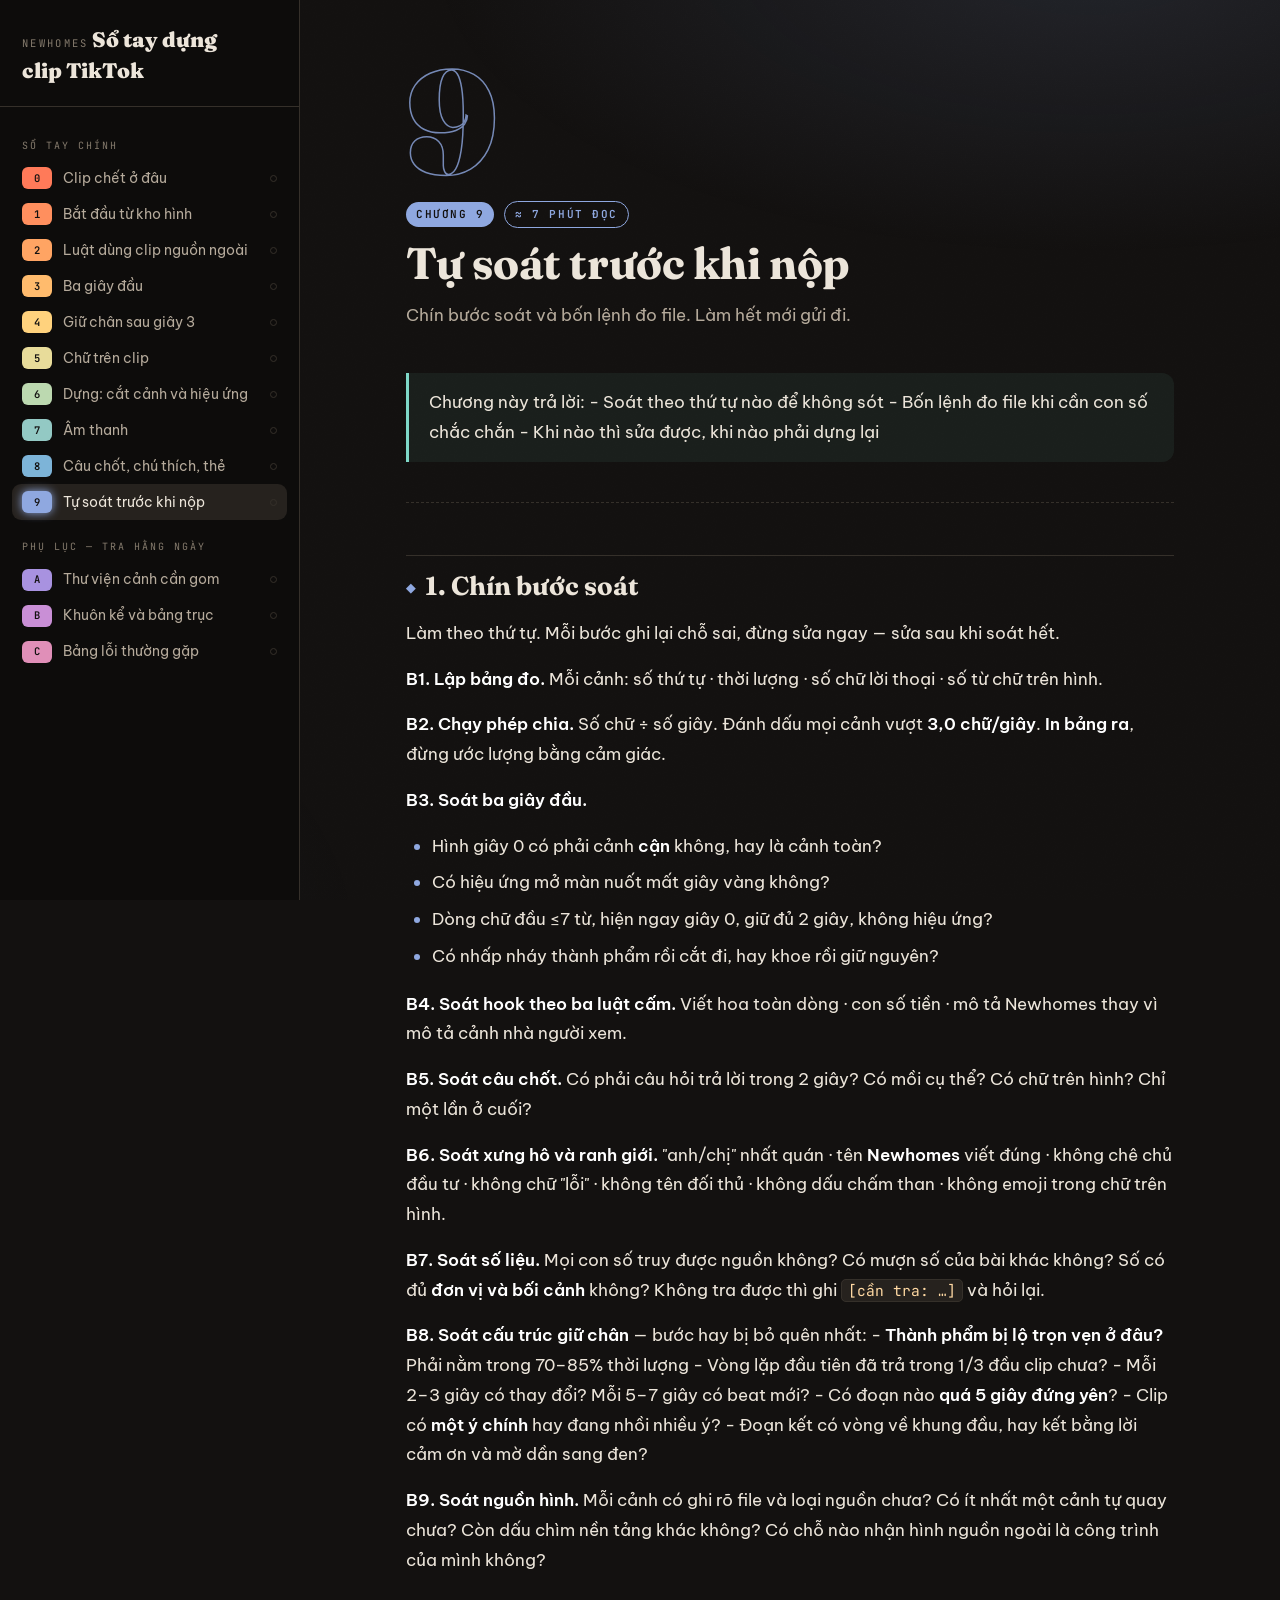
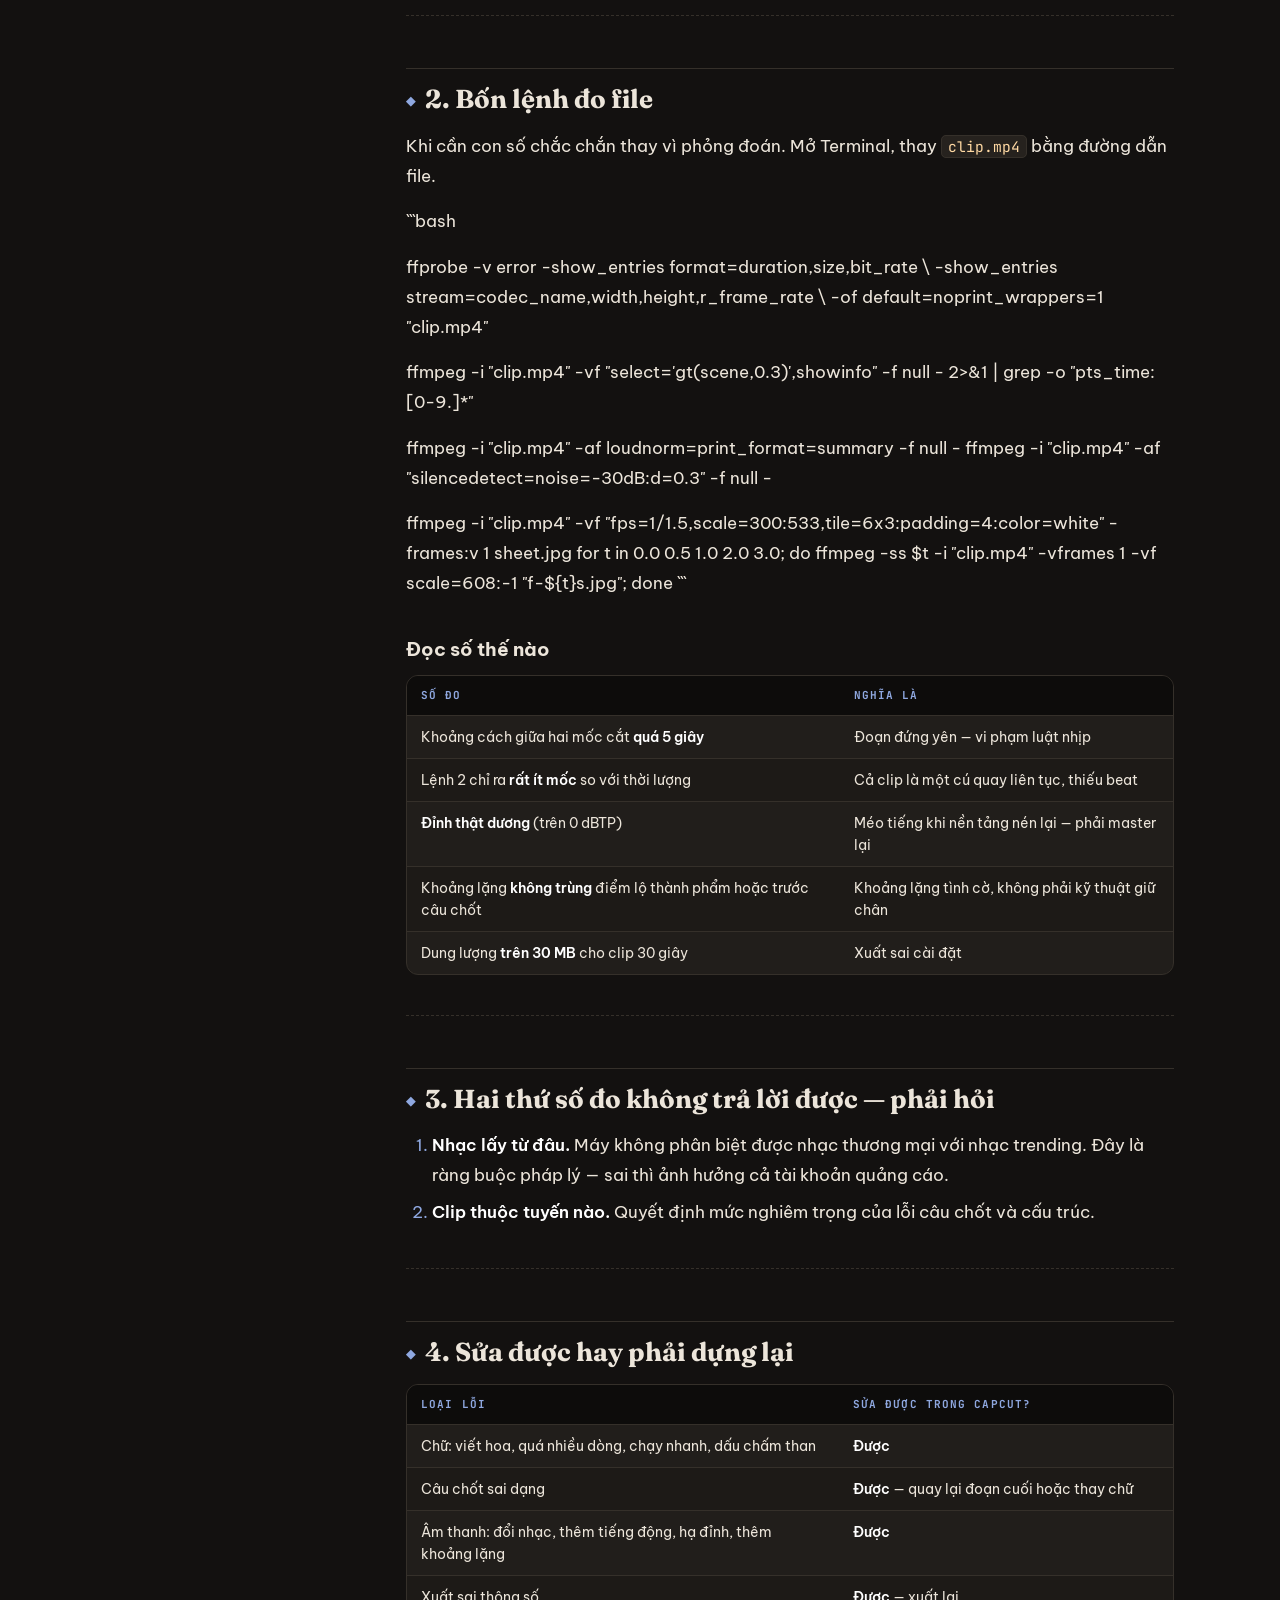
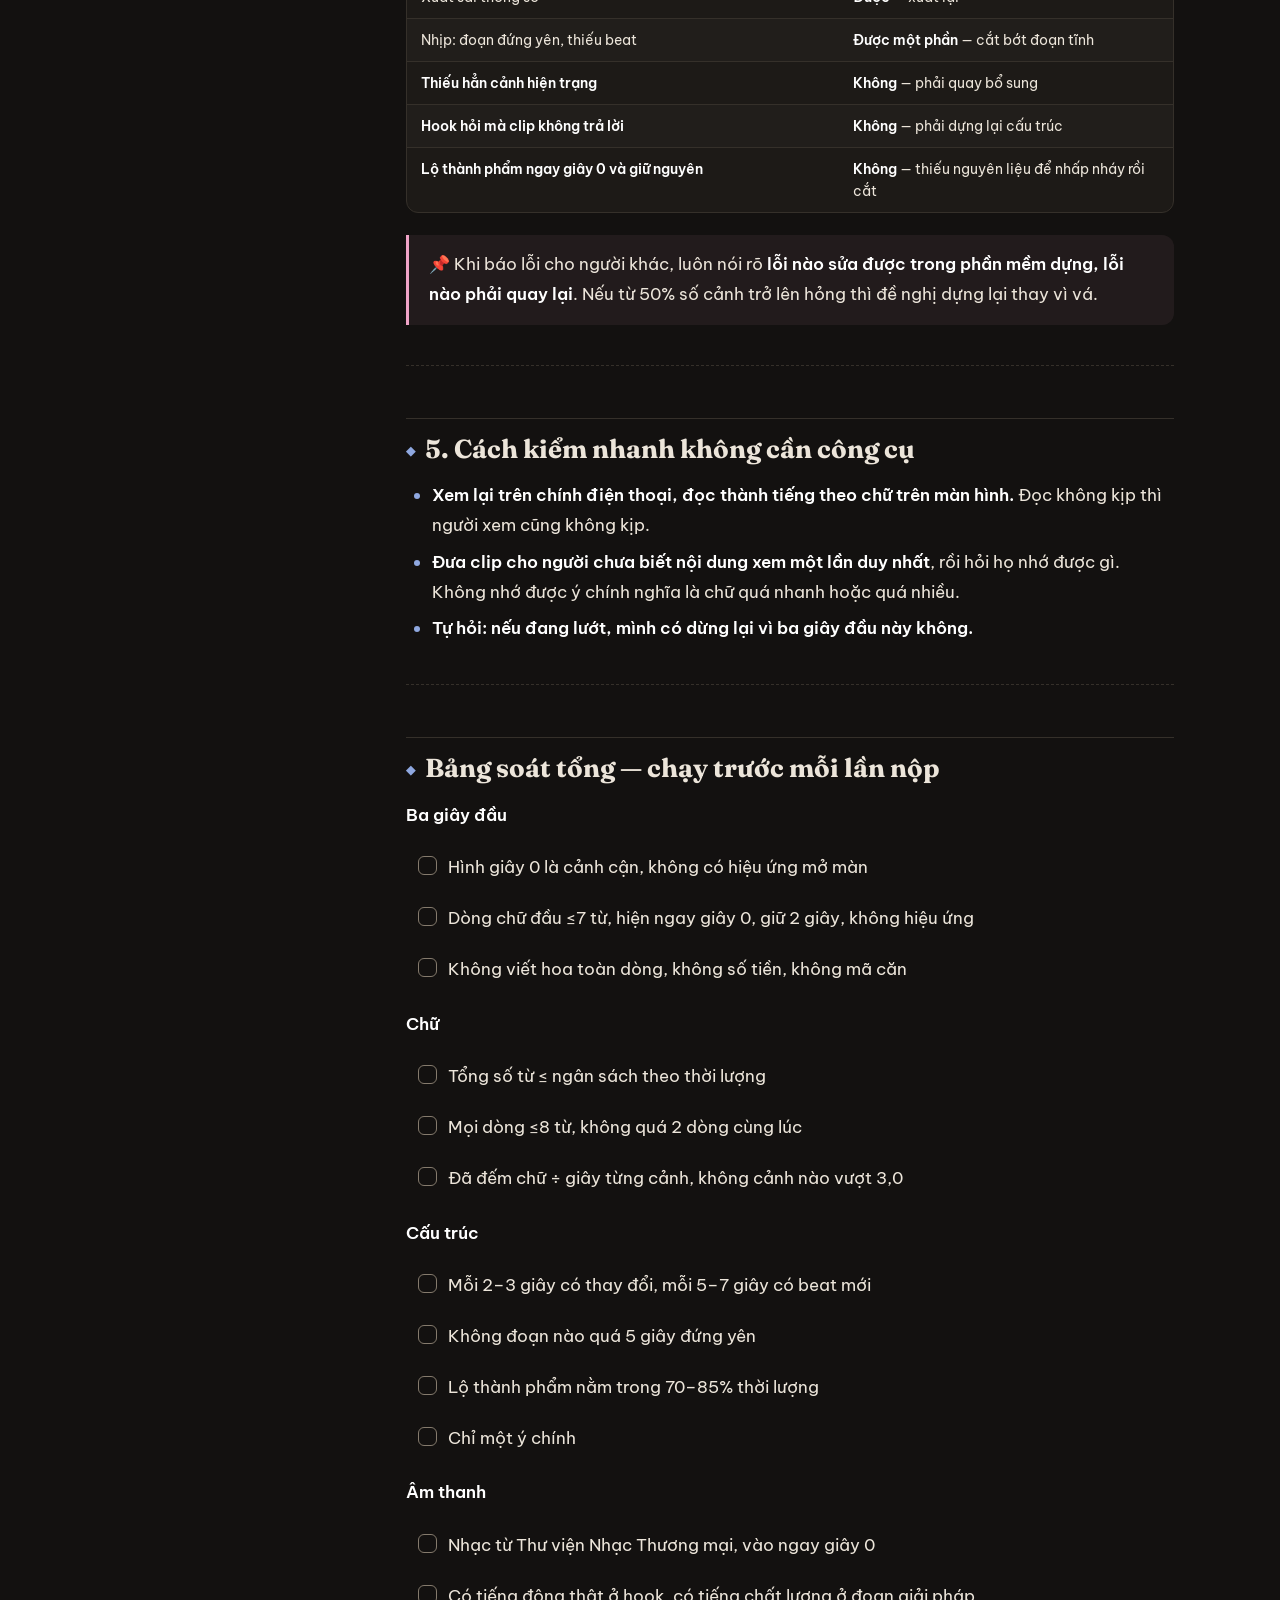
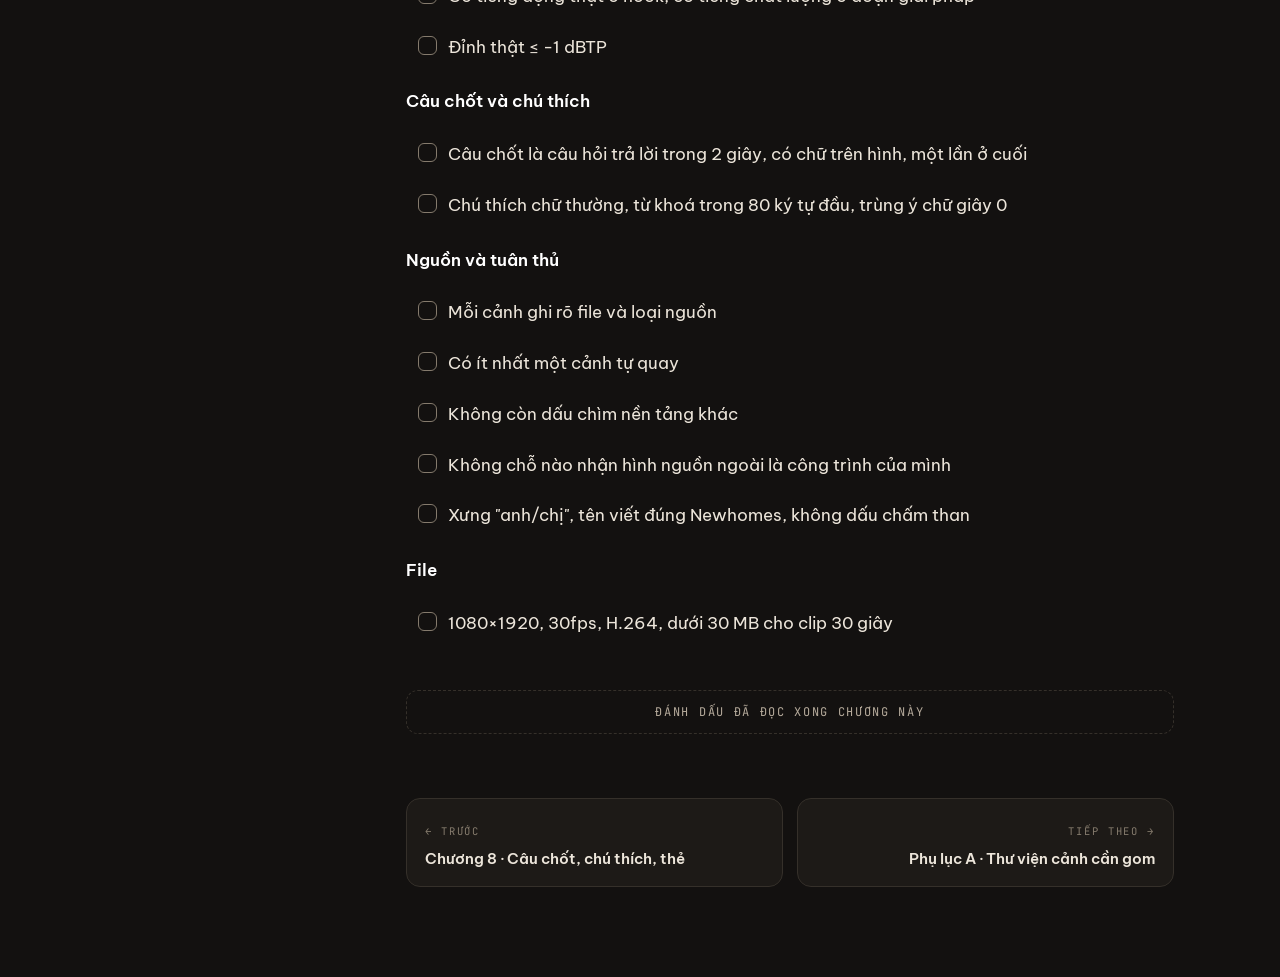
<file: docs/09.html>
<!DOCTYPE html>
<html lang="vi">
<head>
<meta charset="utf-8">
<meta name="viewport" content="width=device-width, initial-scale=1">
<title>Chương 9. Tự soát trước khi nộp — Sổ tay dựng clip TikTok Newhomes</title>
<link rel="preconnect" href="https://fonts.googleapis.com"><link rel="preconnect" href="https://fonts.gstatic.com" crossorigin><link href="https://fonts.googleapis.com/css2?family=Fraunces:opsz,wght@9..144,600;9..144,700;9..144,900&family=Be+Vietnam+Pro:wght@400;500;600;700&family=JetBrains+Mono:wght@400;600&display=swap" rel="stylesheet">
<link rel="stylesheet" href="style.css">
<style>:root{--accent:#8fa8e0;--accent-soft:color-mix(in srgb, #8fa8e0 13%, transparent);}</style>
</head>
<body data-slug="09">
<div id="progress"></div>
<button id="nav-toggle" aria-label="Mục lục">☰</button>
<nav class="sidebar">
  <a class="brand" href="index.html">
    <span class="kicker">Newhomes</span>
    <span class="name">Sổ tay dựng<br>clip TikTok</span>
    <span class="kelvin-bar"></span>
  </a>
  <div class="nav-group"><div class="label">Sổ tay chính</div><a class="nav-item" data-nav-slug="00" href="00.html" style="--c:#ff7a59"><span class="chip">0</span><span>Clip chết ở đâu</span><span class="done-dot"></span></a><a class="nav-item" data-nav-slug="01" href="01.html" style="--c:#ff8f5e"><span class="chip">1</span><span>Bắt đầu từ kho hình</span><span class="done-dot"></span></a><a class="nav-item" data-nav-slug="02" href="02.html" style="--c:#ffa463"><span class="chip">2</span><span>Luật dùng clip nguồn ngoài</span><span class="done-dot"></span></a><a class="nav-item" data-nav-slug="03" href="03.html" style="--c:#ffbb6d"><span class="chip">3</span><span>Ba giây đầu</span><span class="done-dot"></span></a><a class="nav-item" data-nav-slug="04" href="04.html" style="--c:#ffd27d"><span class="chip">4</span><span>Giữ chân sau giây 3</span><span class="done-dot"></span></a><a class="nav-item" data-nav-slug="05" href="05.html" style="--c:#e8dc9a"><span class="chip">5</span><span>Chữ trên clip</span><span class="done-dot"></span></a><a class="nav-item" data-nav-slug="06" href="06.html" style="--c:#bcd9b0"><span class="chip">6</span><span>Dựng: cắt cảnh và hiệu ứng</span><span class="done-dot"></span></a><a class="nav-item" data-nav-slug="07" href="07.html" style="--c:#93c9c4"><span class="chip">7</span><span>Âm thanh</span><span class="done-dot"></span></a><a class="nav-item" data-nav-slug="08" href="08.html" style="--c:#7db4d8"><span class="chip">8</span><span>Câu chốt, chú thích, thẻ</span><span class="done-dot"></span></a><a class="nav-item active" data-nav-slug="09" href="09.html" style="--c:#8fa8e0"><span class="chip">9</span><span>Tự soát trước khi nộp</span><span class="done-dot"></span></a></div>
  <div class="nav-group"><div class="label">Phụ lục — tra hằng ngày</div><a class="nav-item" data-nav-slug="pa" href="pa.html" style="--c:#a892e0"><span class="chip">A</span><span>Thư viện cảnh cần gom</span><span class="done-dot"></span></a><a class="nav-item" data-nav-slug="pb" href="pb.html" style="--c:#c98fd6"><span class="chip">B</span><span>Khuôn kể và bảng trục</span><span class="done-dot"></span></a><a class="nav-item" data-nav-slug="pc" href="pc.html" style="--c:#e08fb8"><span class="chip">C</span><span>Bảng lỗi thường gặp</span><span class="done-dot"></span></a></div>
</nav>
<main class="main"><div class="page">
  <header class="ch-head">
    <div class="ch-no">9</div>
    <div class="ch-meta"><span class="tag">Chương 9</span><span class="tag ghost">≈ 7 phút đọc</span></div>
    <h1 class="ch-title">Tự soát trước khi nộp</h1>
    <p class="ch-hook">Chín bước soát và bốn lệnh đo file. Làm hết mới gửi đi.</p>
  </header>
  
  <article class="content"><blockquote class="tip">
<p>Chương này trả lời:
- Soát theo thứ tự nào để không sót
- Bốn lệnh đo file khi cần con số chắc chắn
- Khi nào thì sửa được, khi nào phải dựng lại</p>
</blockquote>
<hr>
<h2 id="1-chin-buoc-soat">1. Chín bước soát</h2>
<p>Làm theo thứ tự. Mỗi bước ghi lại chỗ sai, đừng sửa ngay — sửa sau khi soát hết.</p>
<p><strong>B1. Lập bảng đo.</strong> Mỗi cảnh: số thứ tự · thời lượng · số chữ lời thoại · số từ chữ trên hình.</p>
<p><strong>B2. Chạy phép chia.</strong> Số chữ ÷ số giây. Đánh dấu mọi cảnh vượt <strong>3,0 chữ/giây</strong>. <strong>In bảng ra</strong>, đừng ước lượng bằng cảm giác.</p>
<p><strong>B3. Soát ba giây đầu.</strong></p>
<ul>
<li>Hình giây 0 có phải cảnh <strong>cận</strong> không, hay là cảnh toàn?</li>
<li>Có hiệu ứng mở màn nuốt mất giây vàng không?</li>
<li>Dòng chữ đầu ≤7 từ, hiện ngay giây 0, giữ đủ 2 giây, không hiệu ứng?</li>
<li>Có nhấp nháy thành phẩm rồi cắt đi, hay khoe rồi giữ nguyên?</li>
</ul>
<p><strong>B4. Soát hook theo ba luật cấm.</strong> Viết hoa toàn dòng · con số tiền · mô tả Newhomes thay vì mô tả cảnh nhà người xem.</p>
<p><strong>B5. Soát câu chốt.</strong> Có phải câu hỏi trả lời trong 2 giây? Có mồi cụ thể? Có chữ trên hình? Chỉ một lần ở cuối?</p>
<p><strong>B6. Soát xưng hô và ranh giới.</strong> "anh/chị" nhất quán · tên <strong>Newhomes</strong> viết đúng · không chê chủ đầu tư · không chữ "lỗi" · không tên đối thủ · không dấu chấm than · không emoji trong chữ trên hình.</p>
<p><strong>B7. Soát số liệu.</strong> Mọi con số truy được nguồn không? Có mượn số của bài khác không? Số có đủ <strong>đơn vị và bối cảnh</strong> không? Không tra được thì ghi <code>[cần tra: …]</code> và hỏi lại.</p>
<p><strong>B8. Soát cấu trúc giữ chân</strong> — bước hay bị bỏ quên nhất:
- <strong>Thành phẩm bị lộ trọn vẹn ở đâu?</strong> Phải nằm trong 70–85% thời lượng
- Vòng lặp đầu tiên đã trả trong 1/3 đầu clip chưa?
- Mỗi 2–3 giây có thay đổi? Mỗi 5–7 giây có beat mới?
- Có đoạn nào <strong>quá 5 giây đứng yên</strong>?
- Clip có <strong>một ý chính</strong> hay đang nhồi nhiều ý?
- Đoạn kết có vòng về khung đầu, hay kết bằng lời cảm ơn và mờ dần sang đen?</p>
<p><strong>B9. Soát nguồn hình.</strong> Mỗi cảnh có ghi rõ file và loại nguồn chưa? Có ít nhất một cảnh tự quay chưa? Còn dấu chìm nền tảng khác không? Có chỗ nào nhận hình nguồn ngoài là công trình của mình không?</p>
<hr>
<h2 id="2-bon-lenh-o-file">2. Bốn lệnh đo file</h2>
<p>Khi cần con số chắc chắn thay vì phỏng đoán. Mở Terminal, thay <code>clip.mp4</code> bằng đường dẫn file.</p>
<p>```bash</p>
<h1 id="1-thong-so-file-so-voi-chuan-xuat-o-chuong-6">1. THÔNG SỐ FILE — so với chuẩn xuất ở Chương 6</h1>
<p>ffprobe -v error -show_entries format=duration,size,bit_rate \
  -show_entries stream=codec_name,width,height,r_frame_rate \
  -of default=noprint_wrappers=1 "clip.mp4"</p>
<h1 id="2-nhip-cat-canh-xem-co-oan-nao-qua-5-giay-khong-oi-gi">2. NHỊP CẮT CẢNH — xem có đoạn nào quá 5 giây không đổi gì</h1>
<p>ffmpeg -i "clip.mp4" -vf "select='gt(scene,0.3)',showinfo" -f null - 2&gt;&amp;1 | grep -o "pts_time:[0-9.]*"</p>
<h1 id="3-am-thanh-o-to-inh-that-khoang-lang">3. ÂM THANH — độ to, đỉnh thật, khoảng lặng</h1>
<p>ffmpeg -i "clip.mp4" -af loudnorm=print_format=summary -f null -
ffmpeg -i "clip.mp4" -af "silencedetect=noise=-30dB:d=0.3" -f null -</p>
<h1 id="4-khung-hinh-bang-anh-toan-clip-khung-3-giay-au-e-oc-chu">4. KHUNG HÌNH — bảng ảnh toàn clip + khung 3 giây đầu để đọc chữ</h1>
<p>ffmpeg -i "clip.mp4" -vf "fps=1/1.5,scale=300:533,tile=6x3:padding=4:color=white" -frames:v 1 sheet.jpg
for t in 0.0 0.5 1.0 2.0 3.0; do ffmpeg -ss $t -i "clip.mp4" -vframes 1 -vf scale=608:-1 "f-${t}s.jpg"; done
```</p>
<h3 id="oc-so-the-nao">Đọc số thế nào</h3>
<div class="table-scroll"><table>
<thead>
<tr>
<th>Số đo</th>
<th>Nghĩa là</th>
</tr>
</thead>
<tbody>
<tr>
<td>Khoảng cách giữa hai mốc cắt <strong>quá 5 giây</strong></td>
<td>Đoạn đứng yên — vi phạm luật nhịp</td>
</tr>
<tr>
<td>Lệnh 2 chỉ ra <strong>rất ít mốc</strong> so với thời lượng</td>
<td>Cả clip là một cú quay liên tục, thiếu beat</td>
</tr>
<tr>
<td><strong>Đỉnh thật dương</strong> (trên 0 dBTP)</td>
<td>Méo tiếng khi nền tảng nén lại — phải master lại</td>
</tr>
<tr>
<td>Khoảng lặng <strong>không trùng</strong> điểm lộ thành phẩm hoặc trước câu chốt</td>
<td>Khoảng lặng tình cờ, không phải kỹ thuật giữ chân</td>
</tr>
<tr>
<td>Dung lượng <strong>trên 30 MB</strong> cho clip 30 giây</td>
<td>Xuất sai cài đặt</td>
</tr>
</tbody>
</table></div>
<hr>
<h2 id="3-hai-thu-so-o-khong-tra-loi-uoc-phai-hoi">3. Hai thứ số đo không trả lời được — phải hỏi</h2>
<ol>
<li><strong>Nhạc lấy từ đâu.</strong> Máy không phân biệt được nhạc thương mại với nhạc trending. Đây là ràng buộc pháp lý — sai thì ảnh hưởng cả tài khoản quảng cáo.</li>
<li><strong>Clip thuộc tuyến nào.</strong> Quyết định mức nghiêm trọng của lỗi câu chốt và cấu trúc.</li>
</ol>
<hr>
<h2 id="4-sua-uoc-hay-phai-dung-lai">4. Sửa được hay phải dựng lại</h2>
<div class="table-scroll"><table>
<thead>
<tr>
<th>Loại lỗi</th>
<th>Sửa được trong CapCut?</th>
</tr>
</thead>
<tbody>
<tr>
<td>Chữ: viết hoa, quá nhiều dòng, chạy nhanh, dấu chấm than</td>
<td><strong>Được</strong></td>
</tr>
<tr>
<td>Câu chốt sai dạng</td>
<td><strong>Được</strong> — quay lại đoạn cuối hoặc thay chữ</td>
</tr>
<tr>
<td>Âm thanh: đổi nhạc, thêm tiếng động, hạ đỉnh, thêm khoảng lặng</td>
<td><strong>Được</strong></td>
</tr>
<tr>
<td>Xuất sai thông số</td>
<td><strong>Được</strong> — xuất lại</td>
</tr>
<tr>
<td>Nhịp: đoạn đứng yên, thiếu beat</td>
<td><strong>Được một phần</strong> — cắt bớt đoạn tĩnh</td>
</tr>
<tr>
<td><strong>Thiếu hẳn cảnh hiện trạng</strong></td>
<td><strong>Không</strong> — phải quay bổ sung</td>
</tr>
<tr>
<td><strong>Hook hỏi mà clip không trả lời</strong></td>
<td><strong>Không</strong> — phải dựng lại cấu trúc</td>
</tr>
<tr>
<td><strong>Lộ thành phẩm ngay giây 0 và giữ nguyên</strong></td>
<td><strong>Không</strong> — thiếu nguyên liệu để nhấp nháy rồi cắt</td>
</tr>
</tbody>
</table></div>
<blockquote class="pin">
<p>📌 Khi báo lỗi cho người khác, luôn nói rõ <strong>lỗi nào sửa được trong phần mềm dựng, lỗi nào phải quay lại</strong>. Nếu từ 50% số cảnh trở lên hỏng thì đề nghị dựng lại thay vì vá.</p>
</blockquote>
<hr>
<h2 id="5-cach-kiem-nhanh-khong-can-cong-cu">5. Cách kiểm nhanh không cần công cụ</h2>
<ul>
<li><strong>Xem lại trên chính điện thoại, đọc thành tiếng theo chữ trên màn hình.</strong> Đọc không kịp thì người xem cũng không kịp.</li>
<li><strong>Đưa clip cho người chưa biết nội dung xem một lần duy nhất</strong>, rồi hỏi họ nhớ được gì. Không nhớ được ý chính nghĩa là chữ quá nhanh hoặc quá nhiều.</li>
<li><strong>Tự hỏi: nếu đang lướt, mình có dừng lại vì ba giây đầu này không.</strong></li>
</ul>
<hr>
<h2 id="bang-soat-tong-chay-truoc-moi-lan-nop">Bảng soát tổng — chạy trước mỗi lần nộp</h2>
<p><strong>Ba giây đầu</strong></p>
<ul>
<li class="task"><label><input type="checkbox" data-key="09-t1"><span>Hình giây 0 là cảnh cận, không có hiệu ứng mở màn</span></label></li>
<li class="task"><label><input type="checkbox" data-key="09-t2"><span>Dòng chữ đầu ≤7 từ, hiện ngay giây 0, giữ 2 giây, không hiệu ứng</span></label></li>
<li class="task"><label><input type="checkbox" data-key="09-t3"><span>Không viết hoa toàn dòng, không số tiền, không mã căn</span></label></li>
</ul>
<p><strong>Chữ</strong></p>
<ul>
<li class="task"><label><input type="checkbox" data-key="09-t4"><span>Tổng số từ ≤ ngân sách theo thời lượng</span></label></li>
<li class="task"><label><input type="checkbox" data-key="09-t5"><span>Mọi dòng ≤8 từ, không quá 2 dòng cùng lúc</span></label></li>
<li class="task"><label><input type="checkbox" data-key="09-t6"><span>Đã đếm chữ ÷ giây từng cảnh, không cảnh nào vượt 3,0</span></label></li>
</ul>
<p><strong>Cấu trúc</strong></p>
<ul>
<li class="task"><label><input type="checkbox" data-key="09-t7"><span>Mỗi 2–3 giây có thay đổi, mỗi 5–7 giây có beat mới</span></label></li>
<li class="task"><label><input type="checkbox" data-key="09-t8"><span>Không đoạn nào quá 5 giây đứng yên</span></label></li>
<li class="task"><label><input type="checkbox" data-key="09-t9"><span>Lộ thành phẩm nằm trong 70–85% thời lượng</span></label></li>
<li class="task"><label><input type="checkbox" data-key="09-t10"><span>Chỉ một ý chính</span></label></li>
</ul>
<p><strong>Âm thanh</strong></p>
<ul>
<li class="task"><label><input type="checkbox" data-key="09-t11"><span>Nhạc từ Thư viện Nhạc Thương mại, vào ngay giây 0</span></label></li>
<li class="task"><label><input type="checkbox" data-key="09-t12"><span>Có tiếng động thật ở hook, có tiếng chất lượng ở đoạn giải pháp</span></label></li>
<li class="task"><label><input type="checkbox" data-key="09-t13"><span>Đỉnh thật ≤ -1 dBTP</span></label></li>
</ul>
<p><strong>Câu chốt và chú thích</strong></p>
<ul>
<li class="task"><label><input type="checkbox" data-key="09-t14"><span>Câu chốt là câu hỏi trả lời trong 2 giây, có chữ trên hình, một lần ở cuối</span></label></li>
<li class="task"><label><input type="checkbox" data-key="09-t15"><span>Chú thích chữ thường, từ khoá trong 80 ký tự đầu, trùng ý chữ giây 0</span></label></li>
</ul>
<p><strong>Nguồn và tuân thủ</strong></p>
<ul>
<li class="task"><label><input type="checkbox" data-key="09-t16"><span>Mỗi cảnh ghi rõ file và loại nguồn</span></label></li>
<li class="task"><label><input type="checkbox" data-key="09-t17"><span>Có ít nhất một cảnh tự quay</span></label></li>
<li class="task"><label><input type="checkbox" data-key="09-t18"><span>Không còn dấu chìm nền tảng khác</span></label></li>
<li class="task"><label><input type="checkbox" data-key="09-t19"><span>Không chỗ nào nhận hình nguồn ngoài là công trình của mình</span></label></li>
<li class="task"><label><input type="checkbox" data-key="09-t20"><span>Xưng "anh/chị", tên viết đúng Newhomes, không dấu chấm than</span></label></li>
</ul>
<p><strong>File</strong></p>
<ul>
<li class="task"><label><input type="checkbox" data-key="09-t21"><span>1080×1920, 30fps, H.264, dưới 30 MB cho clip 30 giây</span></label></li>
</ul></article>
  <button class="mark-read" id="mark-read"></button>
  <nav class="pager"><a class="prev" href="08.html"><span class="dir">← Trước</span><div class="t">Chương 8 · Câu chốt, chú thích, thẻ</div></a><a class="next" href="pa.html"><span class="dir">Tiếp theo →</span><div class="t">Phụ lục A · Thư viện cảnh cần gom</div></a></nav>
</div></main>
<script src="reader.js"></script>
</body>
</html>
</file>
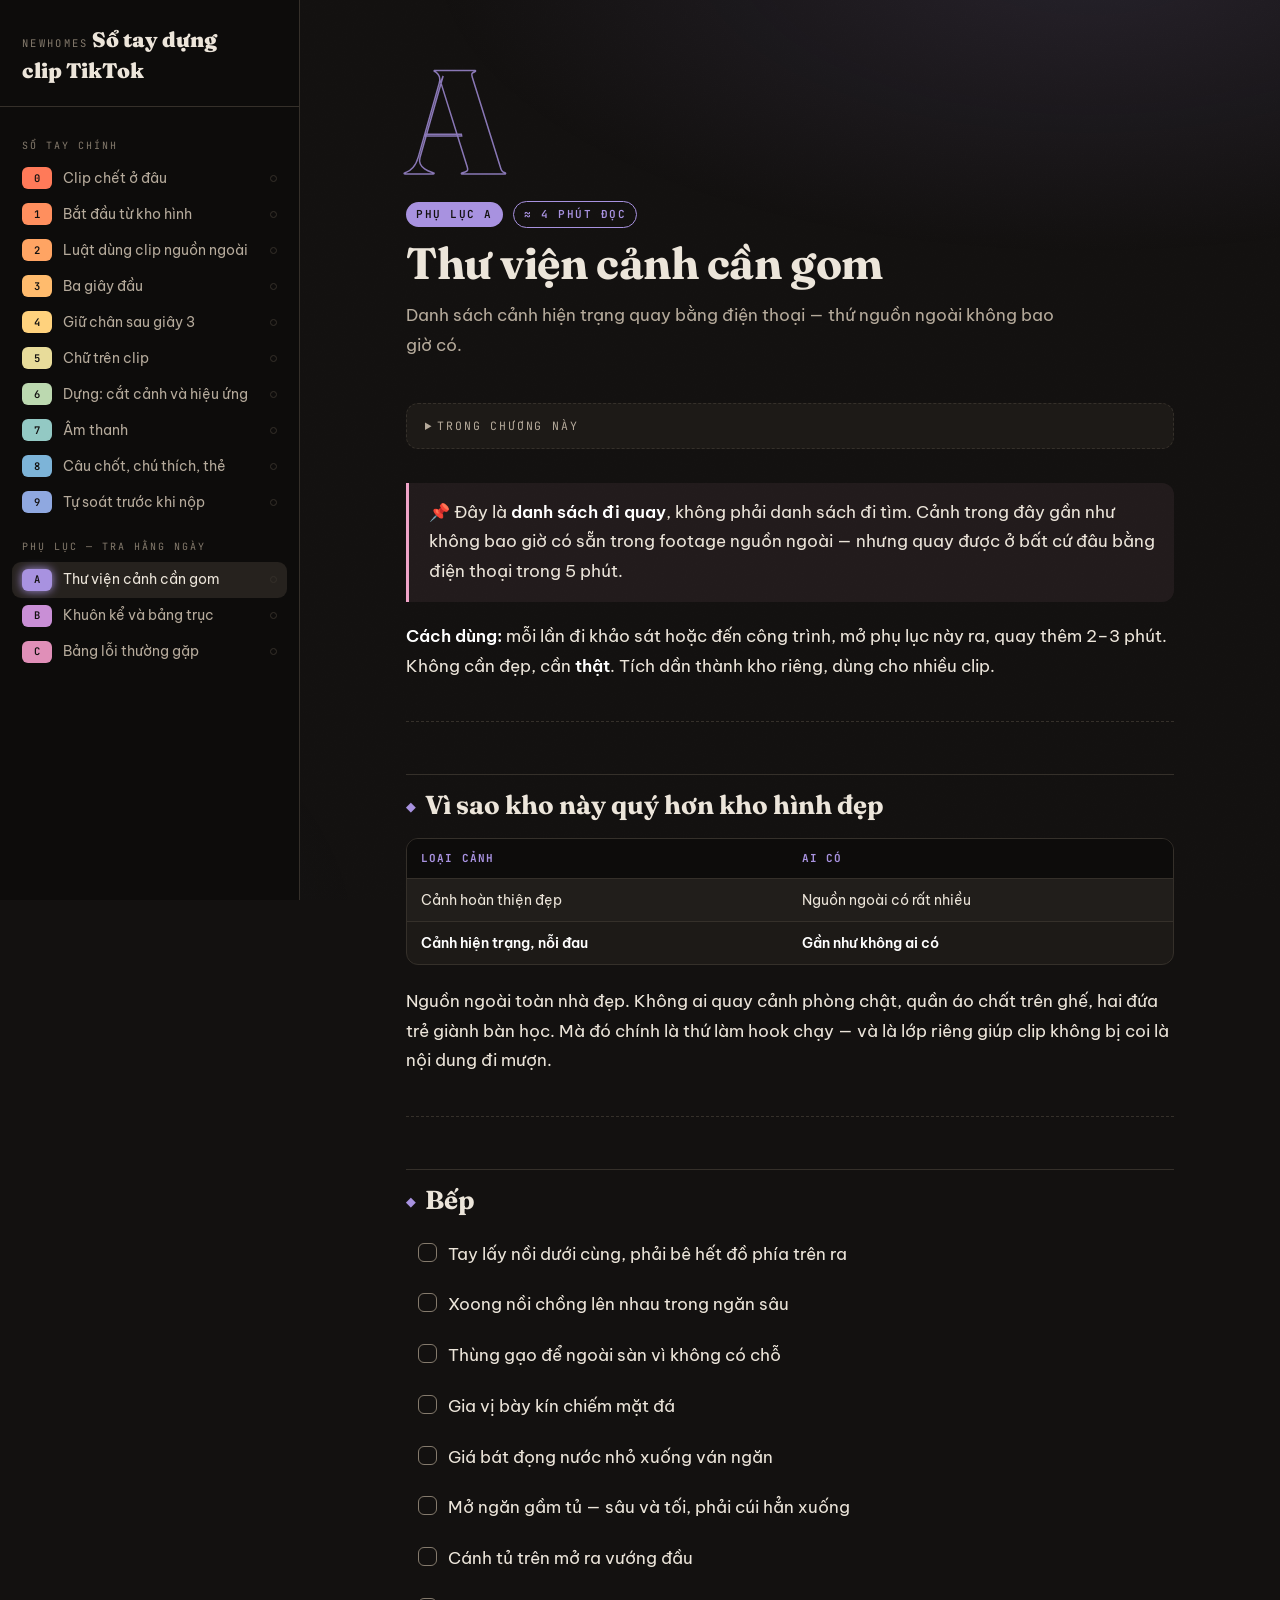
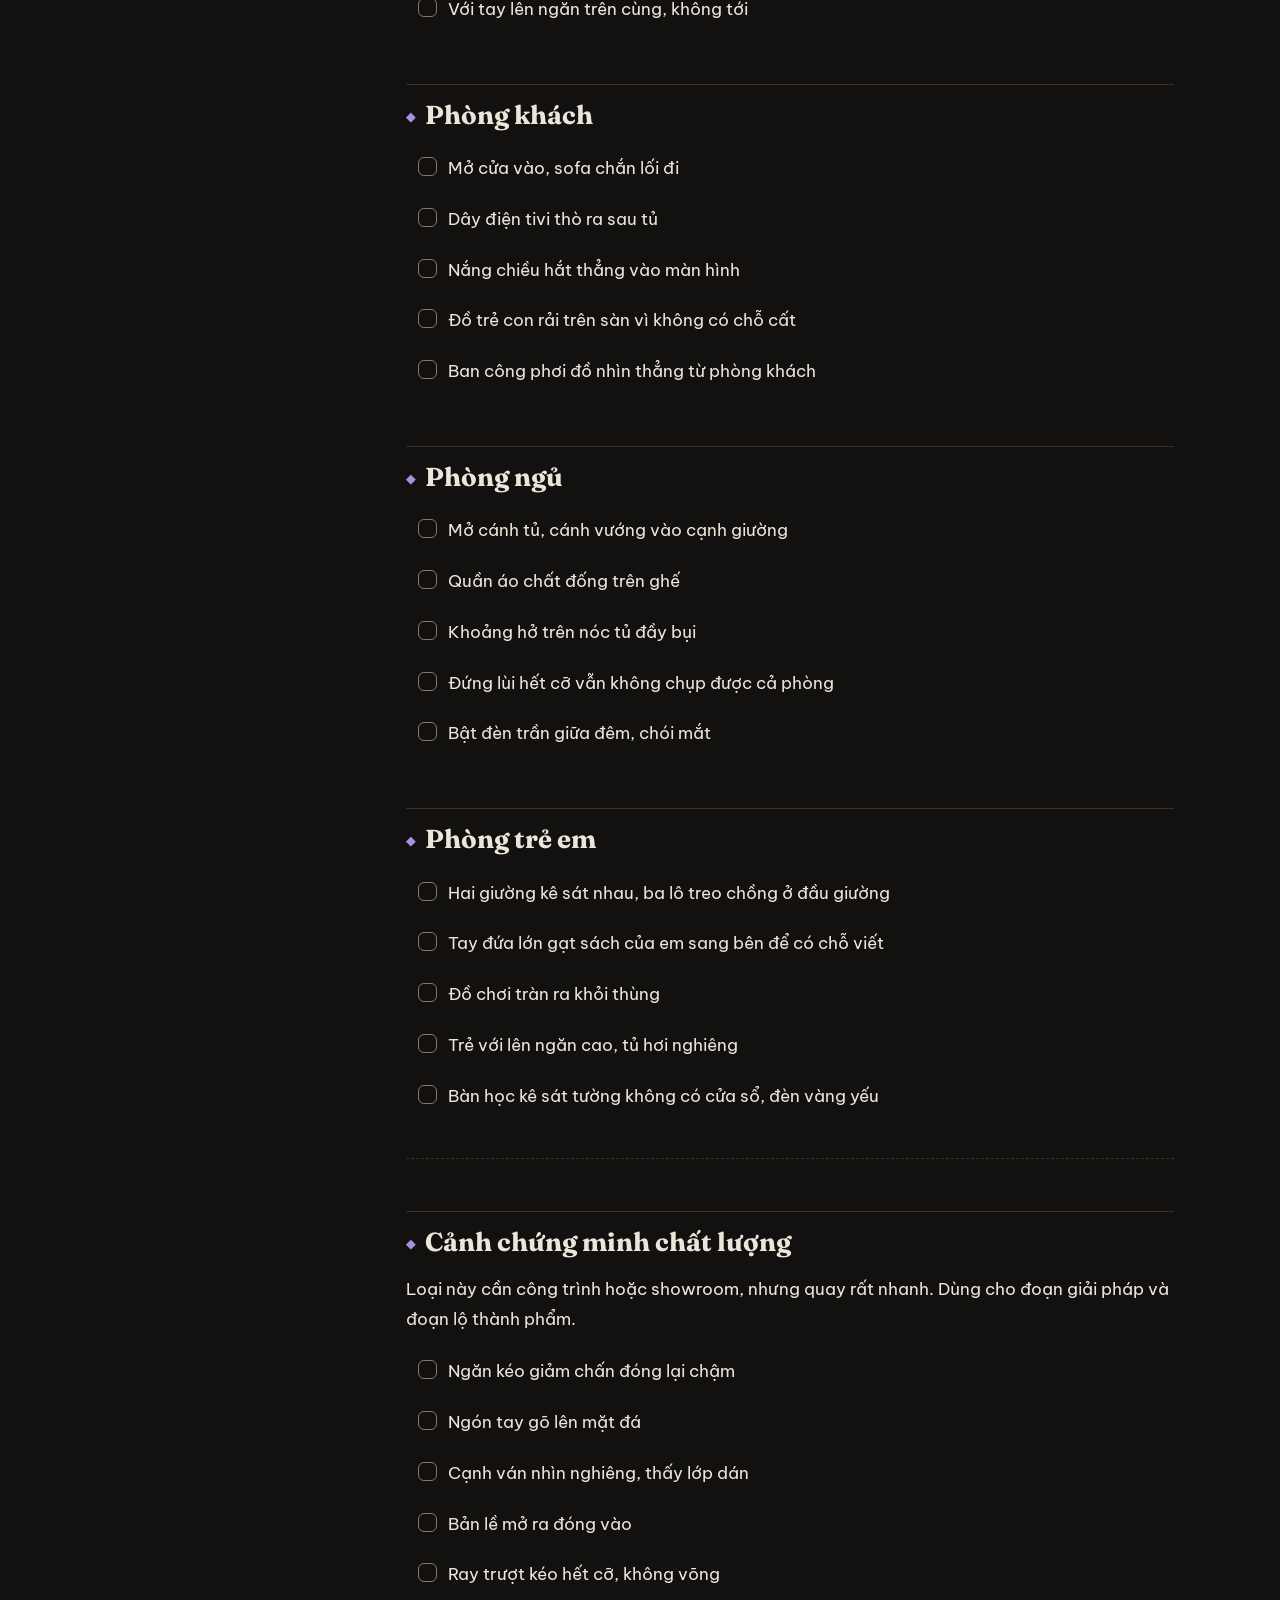
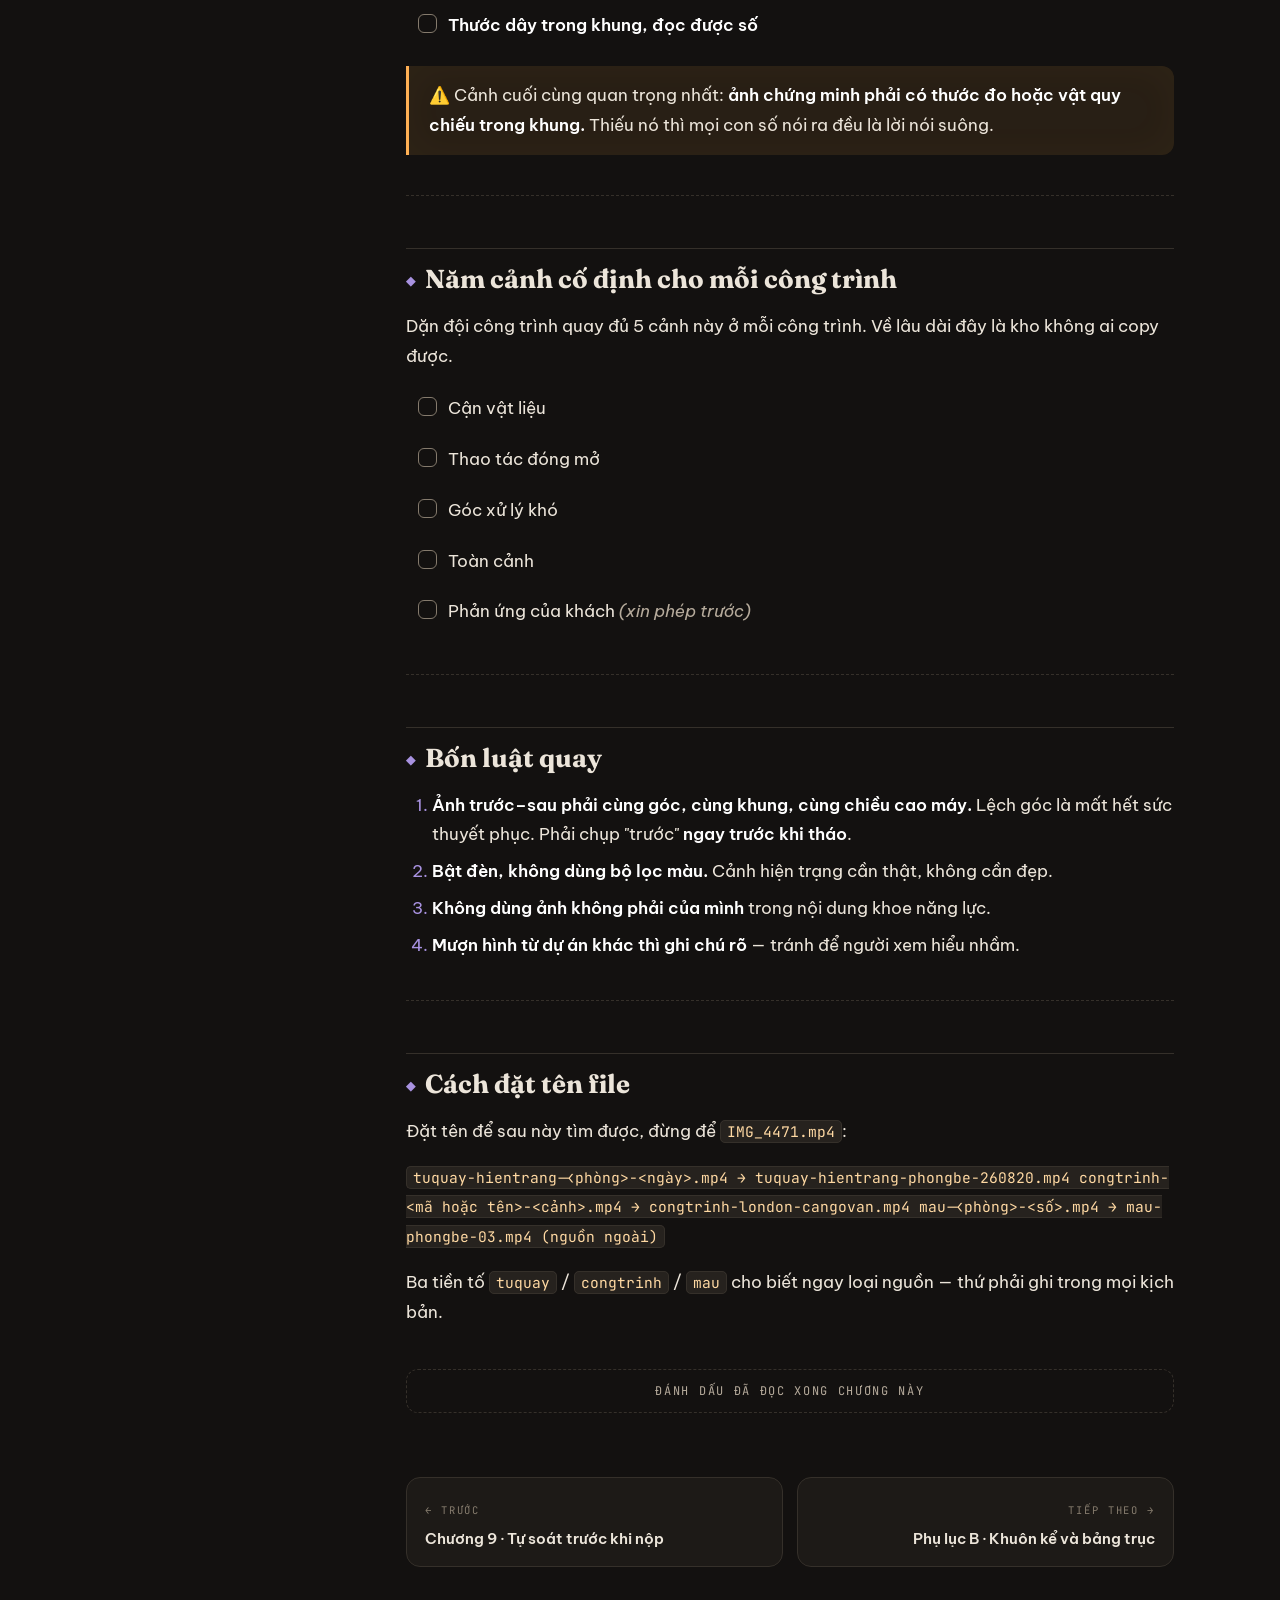
<file: docs/pa.html>
<!DOCTYPE html>
<html lang="vi">
<head>
<meta charset="utf-8">
<meta name="viewport" content="width=device-width, initial-scale=1">
<title>Phụ lục A. Thư viện cảnh cần gom — Sổ tay dựng clip TikTok Newhomes</title>
<link rel="preconnect" href="https://fonts.googleapis.com"><link rel="preconnect" href="https://fonts.gstatic.com" crossorigin><link href="https://fonts.googleapis.com/css2?family=Fraunces:opsz,wght@9..144,600;9..144,700;9..144,900&family=Be+Vietnam+Pro:wght@400;500;600;700&family=JetBrains+Mono:wght@400;600&display=swap" rel="stylesheet">
<link rel="stylesheet" href="style.css">
<style>:root{--accent:#a892e0;--accent-soft:color-mix(in srgb, #a892e0 13%, transparent);}</style>
</head>
<body data-slug="pa">
<div id="progress"></div>
<button id="nav-toggle" aria-label="Mục lục">☰</button>
<nav class="sidebar">
  <a class="brand" href="index.html">
    <span class="kicker">Newhomes</span>
    <span class="name">Sổ tay dựng<br>clip TikTok</span>
    <span class="kelvin-bar"></span>
  </a>
  <div class="nav-group"><div class="label">Sổ tay chính</div><a class="nav-item" data-nav-slug="00" href="00.html" style="--c:#ff7a59"><span class="chip">0</span><span>Clip chết ở đâu</span><span class="done-dot"></span></a><a class="nav-item" data-nav-slug="01" href="01.html" style="--c:#ff8f5e"><span class="chip">1</span><span>Bắt đầu từ kho hình</span><span class="done-dot"></span></a><a class="nav-item" data-nav-slug="02" href="02.html" style="--c:#ffa463"><span class="chip">2</span><span>Luật dùng clip nguồn ngoài</span><span class="done-dot"></span></a><a class="nav-item" data-nav-slug="03" href="03.html" style="--c:#ffbb6d"><span class="chip">3</span><span>Ba giây đầu</span><span class="done-dot"></span></a><a class="nav-item" data-nav-slug="04" href="04.html" style="--c:#ffd27d"><span class="chip">4</span><span>Giữ chân sau giây 3</span><span class="done-dot"></span></a><a class="nav-item" data-nav-slug="05" href="05.html" style="--c:#e8dc9a"><span class="chip">5</span><span>Chữ trên clip</span><span class="done-dot"></span></a><a class="nav-item" data-nav-slug="06" href="06.html" style="--c:#bcd9b0"><span class="chip">6</span><span>Dựng: cắt cảnh và hiệu ứng</span><span class="done-dot"></span></a><a class="nav-item" data-nav-slug="07" href="07.html" style="--c:#93c9c4"><span class="chip">7</span><span>Âm thanh</span><span class="done-dot"></span></a><a class="nav-item" data-nav-slug="08" href="08.html" style="--c:#7db4d8"><span class="chip">8</span><span>Câu chốt, chú thích, thẻ</span><span class="done-dot"></span></a><a class="nav-item" data-nav-slug="09" href="09.html" style="--c:#8fa8e0"><span class="chip">9</span><span>Tự soát trước khi nộp</span><span class="done-dot"></span></a></div>
  <div class="nav-group"><div class="label">Phụ lục — tra hằng ngày</div><a class="nav-item active" data-nav-slug="pa" href="pa.html" style="--c:#a892e0"><span class="chip">A</span><span>Thư viện cảnh cần gom</span><span class="done-dot"></span></a><a class="nav-item" data-nav-slug="pb" href="pb.html" style="--c:#c98fd6"><span class="chip">B</span><span>Khuôn kể và bảng trục</span><span class="done-dot"></span></a><a class="nav-item" data-nav-slug="pc" href="pc.html" style="--c:#e08fb8"><span class="chip">C</span><span>Bảng lỗi thường gặp</span><span class="done-dot"></span></a></div>
</nav>
<main class="main"><div class="page">
  <header class="ch-head">
    <div class="ch-no">A</div>
    <div class="ch-meta"><span class="tag">Phụ lục A</span><span class="tag ghost">≈ 4 phút đọc</span></div>
    <h1 class="ch-title">Thư viện cảnh cần gom</h1>
    <p class="ch-hook">Danh sách cảnh hiện trạng quay bằng điện thoại — thứ nguồn ngoài không bao giờ có.</p>
  </header>
  <details class="page-toc"><summary>Trong chương này</summary><ol><li><a href="#vi-sao-kho-nay-quy-hon-kho-hinh-ep">Vì sao kho này quý hơn kho hình đẹp</a></li><li><a href="#bep">Bếp</a></li><li><a href="#phong-khach">Phòng khách</a></li><li><a href="#phong-ngu">Phòng ngủ</a></li><li><a href="#phong-tre-em">Phòng trẻ em</a></li><li><a href="#canh-chung-minh-chat-luong">Cảnh chứng minh chất lượng</a></li><li><a href="#nam-canh-co-inh-cho-moi-cong-trinh">Năm cảnh cố định cho mỗi công trình</a></li><li><a href="#bon-luat-quay">Bốn luật quay</a></li><li><a href="#cach-at-ten-file">Cách đặt tên file</a></li></ol></details>
  <article class="content"><blockquote class="pin">
<p>📌 Đây là <strong>danh sách đi quay</strong>, không phải danh sách đi tìm. Cảnh trong đây gần như không bao giờ có sẵn trong footage nguồn ngoài — nhưng quay được ở bất cứ đâu bằng điện thoại trong 5 phút.</p>
</blockquote>
<p><strong>Cách dùng:</strong> mỗi lần đi khảo sát hoặc đến công trình, mở phụ lục này ra, quay thêm 2–3 phút. Không cần đẹp, cần <strong>thật</strong>. Tích dần thành kho riêng, dùng cho nhiều clip.</p>
<hr>
<h2 id="vi-sao-kho-nay-quy-hon-kho-hinh-ep">Vì sao kho này quý hơn kho hình đẹp</h2>
<div class="table-scroll"><table>
<thead>
<tr>
<th>Loại cảnh</th>
<th>Ai có</th>
</tr>
</thead>
<tbody>
<tr>
<td>Cảnh hoàn thiện đẹp</td>
<td>Nguồn ngoài có rất nhiều</td>
</tr>
<tr>
<td><strong>Cảnh hiện trạng, nỗi đau</strong></td>
<td><strong>Gần như không ai có</strong></td>
</tr>
</tbody>
</table></div>
<p>Nguồn ngoài toàn nhà đẹp. Không ai quay cảnh phòng chật, quần áo chất trên ghế, hai đứa trẻ giành bàn học. Mà đó chính là thứ làm hook chạy — và là lớp riêng giúp clip không bị coi là nội dung đi mượn.</p>
<hr>
<h2 id="bep">Bếp</h2>
<ul>
<li class="task"><label><input type="checkbox" data-key="pa-t1"><span>Tay lấy nồi dưới cùng, phải bê hết đồ phía trên ra</span></label></li>
<li class="task"><label><input type="checkbox" data-key="pa-t2"><span>Xoong nồi chồng lên nhau trong ngăn sâu</span></label></li>
<li class="task"><label><input type="checkbox" data-key="pa-t3"><span>Thùng gạo để ngoài sàn vì không có chỗ</span></label></li>
<li class="task"><label><input type="checkbox" data-key="pa-t4"><span>Gia vị bày kín chiếm mặt đá</span></label></li>
<li class="task"><label><input type="checkbox" data-key="pa-t5"><span>Giá bát đọng nước nhỏ xuống ván ngăn</span></label></li>
<li class="task"><label><input type="checkbox" data-key="pa-t6"><span>Mở ngăn gầm tủ — sâu và tối, phải cúi hẳn xuống</span></label></li>
<li class="task"><label><input type="checkbox" data-key="pa-t7"><span>Cánh tủ trên mở ra vướng đầu</span></label></li>
<li class="task"><label><input type="checkbox" data-key="pa-t8"><span>Với tay lên ngăn trên cùng, không tới</span></label></li>
</ul>
<h2 id="phong-khach">Phòng khách</h2>
<ul>
<li class="task"><label><input type="checkbox" data-key="pa-t9"><span>Mở cửa vào, sofa chắn lối đi</span></label></li>
<li class="task"><label><input type="checkbox" data-key="pa-t10"><span>Dây điện tivi thò ra sau tủ</span></label></li>
<li class="task"><label><input type="checkbox" data-key="pa-t11"><span>Nắng chiều hắt thẳng vào màn hình</span></label></li>
<li class="task"><label><input type="checkbox" data-key="pa-t12"><span>Đồ trẻ con rải trên sàn vì không có chỗ cất</span></label></li>
<li class="task"><label><input type="checkbox" data-key="pa-t13"><span>Ban công phơi đồ nhìn thẳng từ phòng khách</span></label></li>
</ul>
<h2 id="phong-ngu">Phòng ngủ</h2>
<ul>
<li class="task"><label><input type="checkbox" data-key="pa-t14"><span>Mở cánh tủ, cánh vướng vào cạnh giường</span></label></li>
<li class="task"><label><input type="checkbox" data-key="pa-t15"><span>Quần áo chất đống trên ghế</span></label></li>
<li class="task"><label><input type="checkbox" data-key="pa-t16"><span>Khoảng hở trên nóc tủ đầy bụi</span></label></li>
<li class="task"><label><input type="checkbox" data-key="pa-t17"><span>Đứng lùi hết cỡ vẫn không chụp được cả phòng</span></label></li>
<li class="task"><label><input type="checkbox" data-key="pa-t18"><span>Bật đèn trần giữa đêm, chói mắt</span></label></li>
</ul>
<h2 id="phong-tre-em">Phòng trẻ em</h2>
<ul>
<li class="task"><label><input type="checkbox" data-key="pa-t19"><span>Hai giường kê sát nhau, ba lô treo chồng ở đầu giường</span></label></li>
<li class="task"><label><input type="checkbox" data-key="pa-t20"><span>Tay đứa lớn gạt sách của em sang bên để có chỗ viết</span></label></li>
<li class="task"><label><input type="checkbox" data-key="pa-t21"><span>Đồ chơi tràn ra khỏi thùng</span></label></li>
<li class="task"><label><input type="checkbox" data-key="pa-t22"><span>Trẻ với lên ngăn cao, tủ hơi nghiêng</span></label></li>
<li class="task"><label><input type="checkbox" data-key="pa-t23"><span>Bàn học kê sát tường không có cửa sổ, đèn vàng yếu</span></label></li>
</ul>
<hr>
<h2 id="canh-chung-minh-chat-luong">Cảnh chứng minh chất lượng</h2>
<p>Loại này cần công trình hoặc showroom, nhưng quay rất nhanh. Dùng cho đoạn giải pháp và đoạn lộ thành phẩm.</p>
<ul>
<li class="task"><label><input type="checkbox" data-key="pa-t24"><span>Ngăn kéo giảm chấn đóng lại chậm</span></label></li>
<li class="task"><label><input type="checkbox" data-key="pa-t25"><span>Ngón tay gõ lên mặt đá</span></label></li>
<li class="task"><label><input type="checkbox" data-key="pa-t26"><span>Cạnh ván nhìn nghiêng, thấy lớp dán</span></label></li>
<li class="task"><label><input type="checkbox" data-key="pa-t27"><span>Bản lề mở ra đóng vào</span></label></li>
<li class="task"><label><input type="checkbox" data-key="pa-t28"><span>Ray trượt kéo hết cỡ, không võng</span></label></li>
<li class="task"><label><input type="checkbox" data-key="pa-t29"><span><strong>Thước dây trong khung, đọc được số</strong></span></label></li>
</ul>
<blockquote class="warn">
<p>⚠️ Cảnh cuối cùng quan trọng nhất: <strong>ảnh chứng minh phải có thước đo hoặc vật quy chiếu trong khung.</strong> Thiếu nó thì mọi con số nói ra đều là lời nói suông.</p>
</blockquote>
<hr>
<h2 id="nam-canh-co-inh-cho-moi-cong-trinh">Năm cảnh cố định cho mỗi công trình</h2>
<p>Dặn đội công trình quay đủ 5 cảnh này ở mỗi công trình. Về lâu dài đây là kho không ai copy được.</p>
<ul>
<li class="task"><label><input type="checkbox" data-key="pa-t30"><span>Cận vật liệu</span></label></li>
<li class="task"><label><input type="checkbox" data-key="pa-t31"><span>Thao tác đóng mở</span></label></li>
<li class="task"><label><input type="checkbox" data-key="pa-t32"><span>Góc xử lý khó</span></label></li>
<li class="task"><label><input type="checkbox" data-key="pa-t33"><span>Toàn cảnh</span></label></li>
<li class="task"><label><input type="checkbox" data-key="pa-t34"><span>Phản ứng của khách <em>(xin phép trước)</em></span></label></li>
</ul>
<hr>
<h2 id="bon-luat-quay">Bốn luật quay</h2>
<ol>
<li><strong>Ảnh trước–sau phải cùng góc, cùng khung, cùng chiều cao máy.</strong> Lệch góc là mất hết sức thuyết phục. Phải chụp "trước" <strong>ngay trước khi tháo</strong>.</li>
<li><strong>Bật đèn, không dùng bộ lọc màu.</strong> Cảnh hiện trạng cần thật, không cần đẹp.</li>
<li><strong>Không dùng ảnh không phải của mình</strong> trong nội dung khoe năng lực.</li>
<li><strong>Mượn hình từ dự án khác thì ghi chú rõ</strong> — tránh để người xem hiểu nhầm.</li>
</ol>
<hr>
<h2 id="cach-at-ten-file">Cách đặt tên file</h2>
<p>Đặt tên để sau này tìm được, đừng để <code>IMG_4471.mp4</code>:</p>
<p><code>tuquay-hientrang-&lt;phòng&gt;-&lt;ngày&gt;.mp4      → tuquay-hientrang-phongbe-260820.mp4
congtrinh-&lt;mã hoặc tên&gt;-&lt;cảnh&gt;.mp4        → congtrinh-london-cangovan.mp4
mau-&lt;phòng&gt;-&lt;số&gt;.mp4                      → mau-phongbe-03.mp4   (nguồn ngoài)</code></p>
<p>Ba tiền tố <code>tuquay</code> / <code>congtrinh</code> / <code>mau</code> cho biết ngay loại nguồn — thứ phải ghi trong mọi kịch bản.</p></article>
  <button class="mark-read" id="mark-read"></button>
  <nav class="pager"><a class="prev" href="09.html"><span class="dir">← Trước</span><div class="t">Chương 9 · Tự soát trước khi nộp</div></a><a class="next" href="pb.html"><span class="dir">Tiếp theo →</span><div class="t">Phụ lục B · Khuôn kể và bảng trục</div></a></nav>
</div></main>
<script src="reader.js"></script>
</body>
</html>
</file>
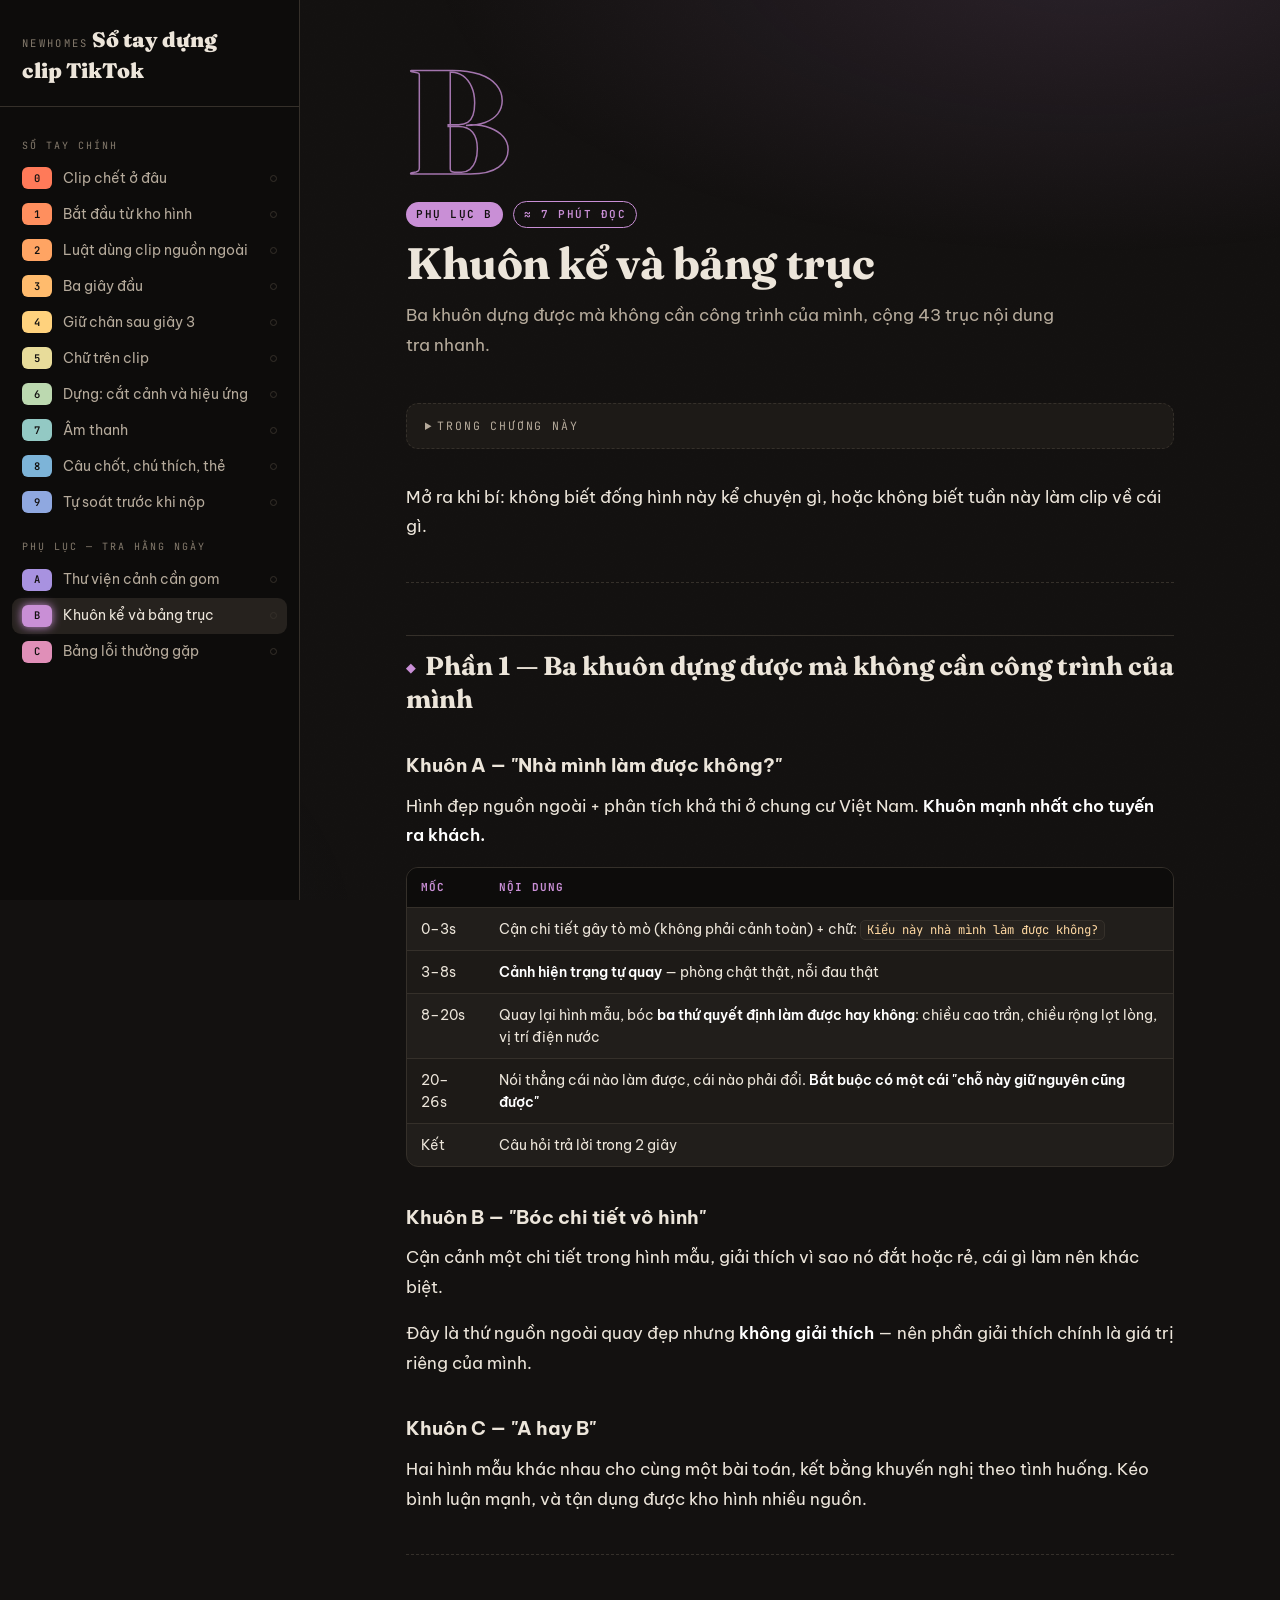
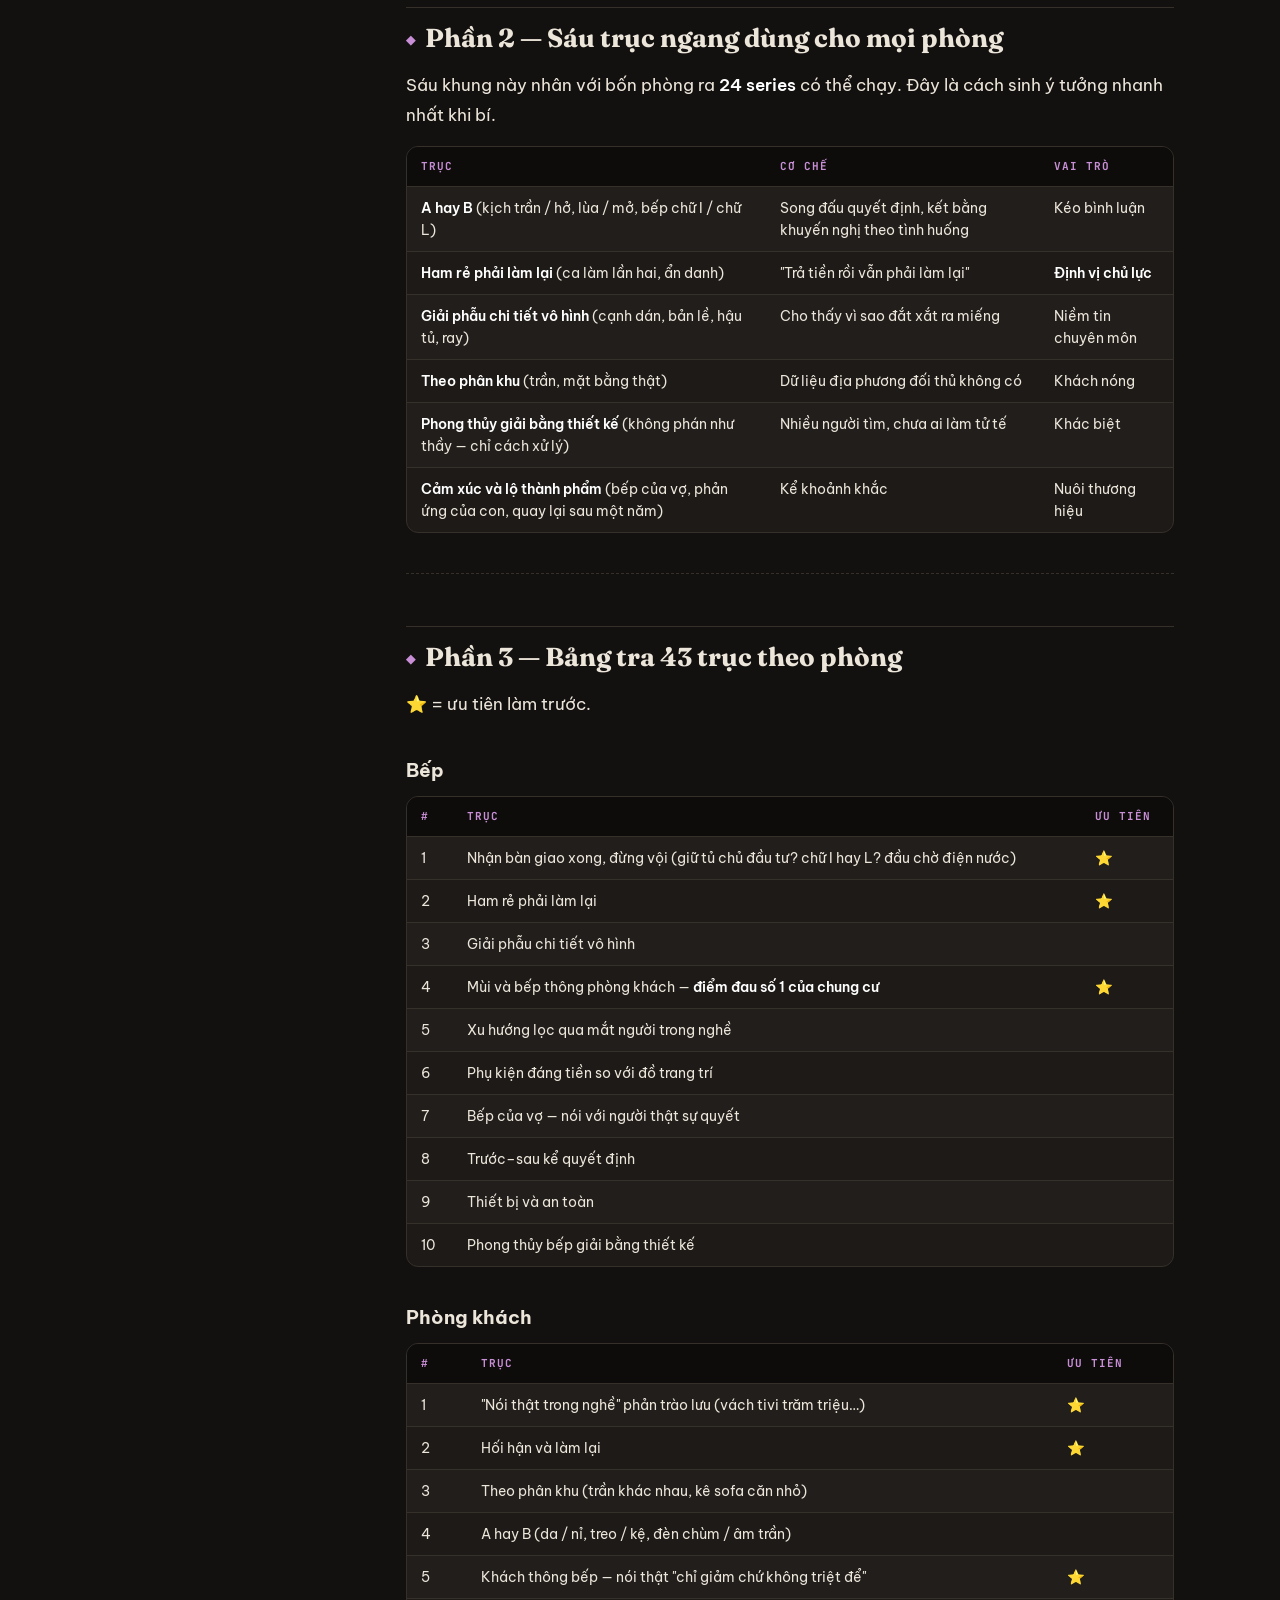
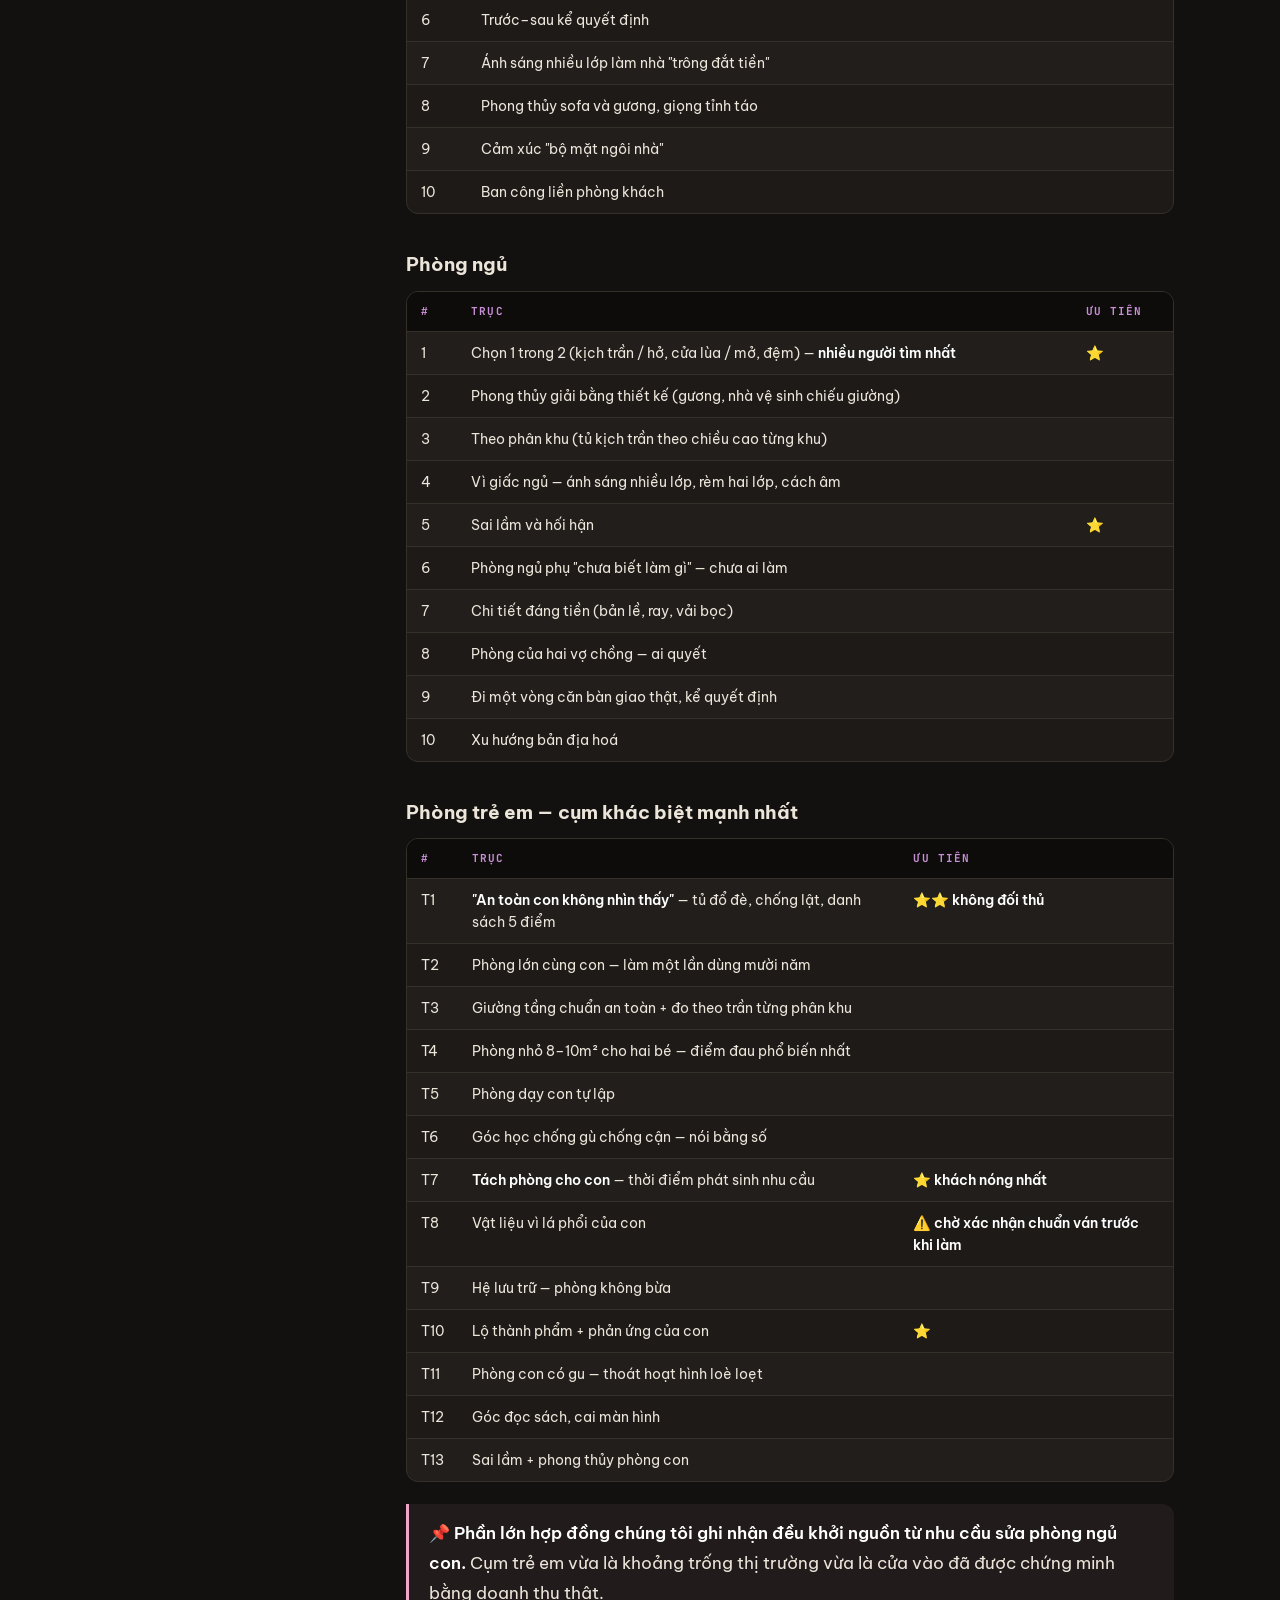
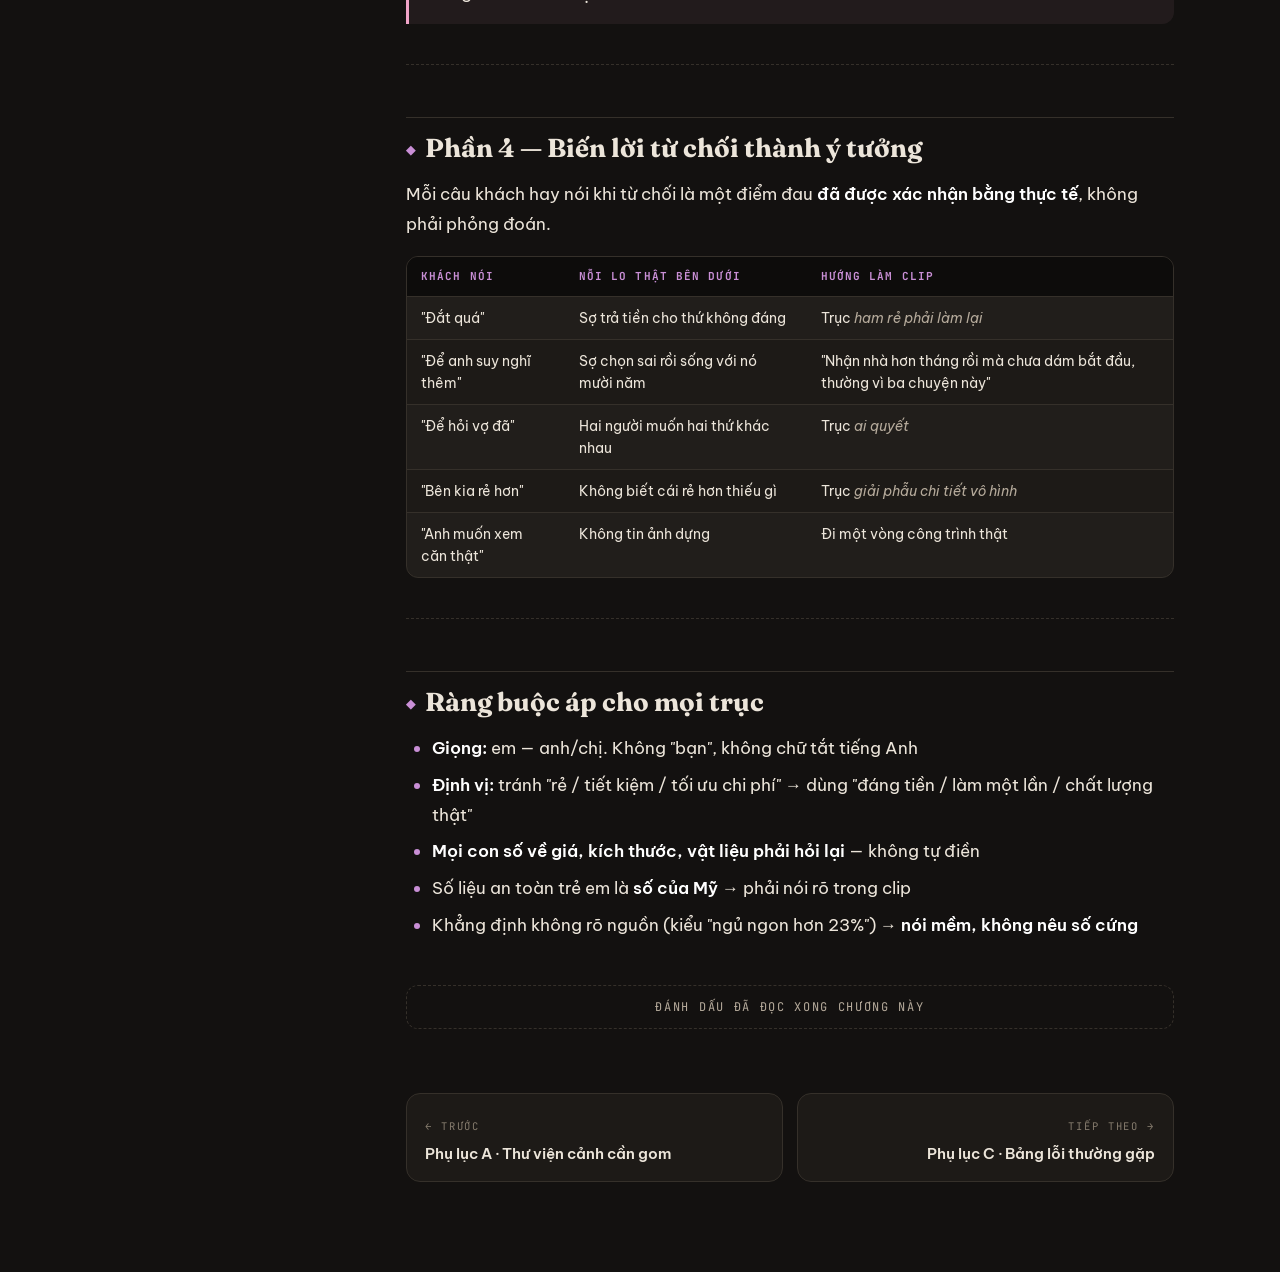
<file: docs/pb.html>
<!DOCTYPE html>
<html lang="vi">
<head>
<meta charset="utf-8">
<meta name="viewport" content="width=device-width, initial-scale=1">
<title>Phụ lục B. Khuôn kể và bảng trục — Sổ tay dựng clip TikTok Newhomes</title>
<link rel="preconnect" href="https://fonts.googleapis.com"><link rel="preconnect" href="https://fonts.gstatic.com" crossorigin><link href="https://fonts.googleapis.com/css2?family=Fraunces:opsz,wght@9..144,600;9..144,700;9..144,900&family=Be+Vietnam+Pro:wght@400;500;600;700&family=JetBrains+Mono:wght@400;600&display=swap" rel="stylesheet">
<link rel="stylesheet" href="style.css">
<style>:root{--accent:#c98fd6;--accent-soft:color-mix(in srgb, #c98fd6 13%, transparent);}</style>
</head>
<body data-slug="pb">
<div id="progress"></div>
<button id="nav-toggle" aria-label="Mục lục">☰</button>
<nav class="sidebar">
  <a class="brand" href="index.html">
    <span class="kicker">Newhomes</span>
    <span class="name">Sổ tay dựng<br>clip TikTok</span>
    <span class="kelvin-bar"></span>
  </a>
  <div class="nav-group"><div class="label">Sổ tay chính</div><a class="nav-item" data-nav-slug="00" href="00.html" style="--c:#ff7a59"><span class="chip">0</span><span>Clip chết ở đâu</span><span class="done-dot"></span></a><a class="nav-item" data-nav-slug="01" href="01.html" style="--c:#ff8f5e"><span class="chip">1</span><span>Bắt đầu từ kho hình</span><span class="done-dot"></span></a><a class="nav-item" data-nav-slug="02" href="02.html" style="--c:#ffa463"><span class="chip">2</span><span>Luật dùng clip nguồn ngoài</span><span class="done-dot"></span></a><a class="nav-item" data-nav-slug="03" href="03.html" style="--c:#ffbb6d"><span class="chip">3</span><span>Ba giây đầu</span><span class="done-dot"></span></a><a class="nav-item" data-nav-slug="04" href="04.html" style="--c:#ffd27d"><span class="chip">4</span><span>Giữ chân sau giây 3</span><span class="done-dot"></span></a><a class="nav-item" data-nav-slug="05" href="05.html" style="--c:#e8dc9a"><span class="chip">5</span><span>Chữ trên clip</span><span class="done-dot"></span></a><a class="nav-item" data-nav-slug="06" href="06.html" style="--c:#bcd9b0"><span class="chip">6</span><span>Dựng: cắt cảnh và hiệu ứng</span><span class="done-dot"></span></a><a class="nav-item" data-nav-slug="07" href="07.html" style="--c:#93c9c4"><span class="chip">7</span><span>Âm thanh</span><span class="done-dot"></span></a><a class="nav-item" data-nav-slug="08" href="08.html" style="--c:#7db4d8"><span class="chip">8</span><span>Câu chốt, chú thích, thẻ</span><span class="done-dot"></span></a><a class="nav-item" data-nav-slug="09" href="09.html" style="--c:#8fa8e0"><span class="chip">9</span><span>Tự soát trước khi nộp</span><span class="done-dot"></span></a></div>
  <div class="nav-group"><div class="label">Phụ lục — tra hằng ngày</div><a class="nav-item" data-nav-slug="pa" href="pa.html" style="--c:#a892e0"><span class="chip">A</span><span>Thư viện cảnh cần gom</span><span class="done-dot"></span></a><a class="nav-item active" data-nav-slug="pb" href="pb.html" style="--c:#c98fd6"><span class="chip">B</span><span>Khuôn kể và bảng trục</span><span class="done-dot"></span></a><a class="nav-item" data-nav-slug="pc" href="pc.html" style="--c:#e08fb8"><span class="chip">C</span><span>Bảng lỗi thường gặp</span><span class="done-dot"></span></a></div>
</nav>
<main class="main"><div class="page">
  <header class="ch-head">
    <div class="ch-no">B</div>
    <div class="ch-meta"><span class="tag">Phụ lục B</span><span class="tag ghost">≈ 7 phút đọc</span></div>
    <h1 class="ch-title">Khuôn kể và bảng trục</h1>
    <p class="ch-hook">Ba khuôn dựng được mà không cần công trình của mình, cộng 43 trục nội dung tra nhanh.</p>
  </header>
  <details class="page-toc"><summary>Trong chương này</summary><ol><li><a href="#phan-1-ba-khuon-dung-uoc-ma-khong-can-cong-trinh-cua-minh">Phần 1 — Ba khuôn dựng được mà không cần công trình của mình</a></li><li><a href="#phan-2-sau-truc-ngang-dung-cho-moi-phong">Phần 2 — Sáu trục ngang dùng cho mọi phòng</a></li><li><a href="#phan-3-bang-tra-43-truc-theo-phong">Phần 3 — Bảng tra 43 trục theo phòng</a></li><li><a href="#phan-4-bien-loi-tu-choi-thanh-y-tuong">Phần 4 — Biến lời từ chối thành ý tưởng</a></li><li><a href="#rang-buoc-ap-cho-moi-truc">Ràng buộc áp cho mọi trục</a></li></ol></details>
  <article class="content"><p>Mở ra khi bí: không biết đống hình này kể chuyện gì, hoặc không biết tuần này làm clip về cái gì.</p>
<hr>
<h2 id="phan-1-ba-khuon-dung-uoc-ma-khong-can-cong-trinh-cua-minh">Phần 1 — Ba khuôn dựng được mà không cần công trình của mình</h2>
<h3 id="khuon-a-nha-minh-lam-uoc-khong">Khuôn A — "Nhà mình làm được không?"</h3>
<p>Hình đẹp nguồn ngoài + phân tích khả thi ở chung cư Việt Nam. <strong>Khuôn mạnh nhất cho tuyến ra khách.</strong></p>
<div class="table-scroll"><table>
<thead>
<tr>
<th>Mốc</th>
<th>Nội dung</th>
</tr>
</thead>
<tbody>
<tr>
<td>0–3s</td>
<td>Cận chi tiết gây tò mò (không phải cảnh toàn) + chữ: <code>Kiểu này nhà mình làm được không?</code></td>
</tr>
<tr>
<td>3–8s</td>
<td><strong>Cảnh hiện trạng tự quay</strong> — phòng chật thật, nỗi đau thật</td>
</tr>
<tr>
<td>8–20s</td>
<td>Quay lại hình mẫu, bóc <strong>ba thứ quyết định làm được hay không</strong>: chiều cao trần, chiều rộng lọt lòng, vị trí điện nước</td>
</tr>
<tr>
<td>20–26s</td>
<td>Nói thẳng cái nào làm được, cái nào phải đổi. <strong>Bắt buộc có một cái "chỗ này giữ nguyên cũng được"</strong></td>
</tr>
<tr>
<td>Kết</td>
<td>Câu hỏi trả lời trong 2 giây</td>
</tr>
</tbody>
</table></div>
<h3 id="khuon-b-boc-chi-tiet-vo-hinh">Khuôn B — "Bóc chi tiết vô hình"</h3>
<p>Cận cảnh một chi tiết trong hình mẫu, giải thích vì sao nó đắt hoặc rẻ, cái gì làm nên khác biệt.</p>
<p>Đây là thứ nguồn ngoài quay đẹp nhưng <strong>không giải thích</strong> — nên phần giải thích chính là giá trị riêng của mình.</p>
<h3 id="khuon-c-a-hay-b">Khuôn C — "A hay B"</h3>
<p>Hai hình mẫu khác nhau cho cùng một bài toán, kết bằng khuyến nghị theo tình huống. Kéo bình luận mạnh, và tận dụng được kho hình nhiều nguồn.</p>
<hr>
<h2 id="phan-2-sau-truc-ngang-dung-cho-moi-phong">Phần 2 — Sáu trục ngang dùng cho mọi phòng</h2>
<p>Sáu khung này nhân với bốn phòng ra <strong>24 series</strong> có thể chạy. Đây là cách sinh ý tưởng nhanh nhất khi bí.</p>
<div class="table-scroll"><table>
<thead>
<tr>
<th>Trục</th>
<th>Cơ chế</th>
<th>Vai trò</th>
</tr>
</thead>
<tbody>
<tr>
<td><strong>A hay B</strong> (kịch trần / hở, lùa / mở, bếp chữ I / chữ L)</td>
<td>Song đấu quyết định, kết bằng khuyến nghị theo tình huống</td>
<td>Kéo bình luận</td>
</tr>
<tr>
<td><strong>Ham rẻ phải làm lại</strong> (ca làm lần hai, ẩn danh)</td>
<td>"Trả tiền rồi vẫn phải làm lại"</td>
<td><strong>Định vị chủ lực</strong></td>
</tr>
<tr>
<td><strong>Giải phẫu chi tiết vô hình</strong> (cạnh dán, bản lề, hậu tủ, ray)</td>
<td>Cho thấy vì sao đắt xắt ra miếng</td>
<td>Niềm tin chuyên môn</td>
</tr>
<tr>
<td><strong>Theo phân khu</strong> (trần, mặt bằng thật)</td>
<td>Dữ liệu địa phương đối thủ không có</td>
<td>Khách nóng</td>
</tr>
<tr>
<td><strong>Phong thủy giải bằng thiết kế</strong> (không phán như thầy — chỉ cách xử lý)</td>
<td>Nhiều người tìm, chưa ai làm tử tế</td>
<td>Khác biệt</td>
</tr>
<tr>
<td><strong>Cảm xúc và lộ thành phẩm</strong> (bếp của vợ, phản ứng của con, quay lại sau một năm)</td>
<td>Kể khoảnh khắc</td>
<td>Nuôi thương hiệu</td>
</tr>
</tbody>
</table></div>
<hr>
<h2 id="phan-3-bang-tra-43-truc-theo-phong">Phần 3 — Bảng tra 43 trục theo phòng</h2>
<p>⭐ = ưu tiên làm trước.</p>
<h3 id="bep">Bếp</h3>
<div class="table-scroll"><table>
<thead>
<tr>
<th>#</th>
<th>Trục</th>
<th>Ưu tiên</th>
</tr>
</thead>
<tbody>
<tr>
<td>1</td>
<td>Nhận bàn giao xong, đừng vội (giữ tủ chủ đầu tư? chữ I hay L? đầu chờ điện nước)</td>
<td>⭐</td>
</tr>
<tr>
<td>2</td>
<td>Ham rẻ phải làm lại</td>
<td>⭐</td>
</tr>
<tr>
<td>3</td>
<td>Giải phẫu chi tiết vô hình</td>
<td></td>
</tr>
<tr>
<td>4</td>
<td>Mùi và bếp thông phòng khách — <strong>điểm đau số 1 của chung cư</strong></td>
<td>⭐</td>
</tr>
<tr>
<td>5</td>
<td>Xu hướng lọc qua mắt người trong nghề</td>
<td></td>
</tr>
<tr>
<td>6</td>
<td>Phụ kiện đáng tiền so với đồ trang trí</td>
<td></td>
</tr>
<tr>
<td>7</td>
<td>Bếp của vợ — nói với người thật sự quyết</td>
<td></td>
</tr>
<tr>
<td>8</td>
<td>Trước–sau kể quyết định</td>
<td></td>
</tr>
<tr>
<td>9</td>
<td>Thiết bị và an toàn</td>
<td></td>
</tr>
<tr>
<td>10</td>
<td>Phong thủy bếp giải bằng thiết kế</td>
<td></td>
</tr>
</tbody>
</table></div>
<h3 id="phong-khach">Phòng khách</h3>
<div class="table-scroll"><table>
<thead>
<tr>
<th>#</th>
<th>Trục</th>
<th>Ưu tiên</th>
</tr>
</thead>
<tbody>
<tr>
<td>1</td>
<td>"Nói thật trong nghề" phản trào lưu (vách tivi trăm triệu…)</td>
<td>⭐</td>
</tr>
<tr>
<td>2</td>
<td>Hối hận và làm lại</td>
<td>⭐</td>
</tr>
<tr>
<td>3</td>
<td>Theo phân khu (trần khác nhau, kê sofa căn nhỏ)</td>
<td></td>
</tr>
<tr>
<td>4</td>
<td>A hay B (da / nỉ, treo / kệ, đèn chùm / âm trần)</td>
<td></td>
</tr>
<tr>
<td>5</td>
<td>Khách thông bếp — nói thật "chỉ giảm chứ không triệt để"</td>
<td>⭐</td>
</tr>
<tr>
<td>6</td>
<td>Trước–sau kể quyết định</td>
<td></td>
</tr>
<tr>
<td>7</td>
<td>Ánh sáng nhiều lớp làm nhà "trông đắt tiền"</td>
<td></td>
</tr>
<tr>
<td>8</td>
<td>Phong thủy sofa và gương, giọng tỉnh táo</td>
<td></td>
</tr>
<tr>
<td>9</td>
<td>Cảm xúc "bộ mặt ngôi nhà"</td>
<td></td>
</tr>
<tr>
<td>10</td>
<td>Ban công liền phòng khách</td>
<td></td>
</tr>
</tbody>
</table></div>
<h3 id="phong-ngu">Phòng ngủ</h3>
<div class="table-scroll"><table>
<thead>
<tr>
<th>#</th>
<th>Trục</th>
<th>Ưu tiên</th>
</tr>
</thead>
<tbody>
<tr>
<td>1</td>
<td>Chọn 1 trong 2 (kịch trần / hở, cửa lùa / mở, đệm) — <strong>nhiều người tìm nhất</strong></td>
<td>⭐</td>
</tr>
<tr>
<td>2</td>
<td>Phong thủy giải bằng thiết kế (gương, nhà vệ sinh chiếu giường)</td>
<td></td>
</tr>
<tr>
<td>3</td>
<td>Theo phân khu (tủ kịch trần theo chiều cao từng khu)</td>
<td></td>
</tr>
<tr>
<td>4</td>
<td>Vì giấc ngủ — ánh sáng nhiều lớp, rèm hai lớp, cách âm</td>
<td></td>
</tr>
<tr>
<td>5</td>
<td>Sai lầm và hối hận</td>
<td>⭐</td>
</tr>
<tr>
<td>6</td>
<td>Phòng ngủ phụ "chưa biết làm gì" — chưa ai làm</td>
<td></td>
</tr>
<tr>
<td>7</td>
<td>Chi tiết đáng tiền (bản lề, ray, vải bọc)</td>
<td></td>
</tr>
<tr>
<td>8</td>
<td>Phòng của hai vợ chồng — ai quyết</td>
<td></td>
</tr>
<tr>
<td>9</td>
<td>Đi một vòng căn bàn giao thật, kể quyết định</td>
<td></td>
</tr>
<tr>
<td>10</td>
<td>Xu hướng bản địa hoá</td>
<td></td>
</tr>
</tbody>
</table></div>
<h3 id="phong-tre-em-cum-khac-biet-manh-nhat">Phòng trẻ em — cụm khác biệt mạnh nhất</h3>
<div class="table-scroll"><table>
<thead>
<tr>
<th>#</th>
<th>Trục</th>
<th>Ưu tiên</th>
</tr>
</thead>
<tbody>
<tr>
<td>T1</td>
<td><strong>"An toàn con không nhìn thấy"</strong> — tủ đổ đè, chống lật, danh sách 5 điểm</td>
<td>⭐⭐ <strong>không đối thủ</strong></td>
</tr>
<tr>
<td>T2</td>
<td>Phòng lớn cùng con — làm một lần dùng mười năm</td>
<td></td>
</tr>
<tr>
<td>T3</td>
<td>Giường tầng chuẩn an toàn + đo theo trần từng phân khu</td>
<td></td>
</tr>
<tr>
<td>T4</td>
<td>Phòng nhỏ 8–10m² cho hai bé — điểm đau phổ biến nhất</td>
<td></td>
</tr>
<tr>
<td>T5</td>
<td>Phòng dạy con tự lập</td>
<td></td>
</tr>
<tr>
<td>T6</td>
<td>Góc học chống gù chống cận — nói bằng số</td>
<td></td>
</tr>
<tr>
<td>T7</td>
<td><strong>Tách phòng cho con</strong> — thời điểm phát sinh nhu cầu</td>
<td>⭐ <strong>khách nóng nhất</strong></td>
</tr>
<tr>
<td>T8</td>
<td>Vật liệu vì lá phổi của con</td>
<td>⚠️ <strong>chờ xác nhận chuẩn ván trước khi làm</strong></td>
</tr>
<tr>
<td>T9</td>
<td>Hệ lưu trữ — phòng không bừa</td>
<td></td>
</tr>
<tr>
<td>T10</td>
<td>Lộ thành phẩm + phản ứng của con</td>
<td>⭐</td>
</tr>
<tr>
<td>T11</td>
<td>Phòng con có gu — thoát hoạt hình loè loẹt</td>
<td></td>
</tr>
<tr>
<td>T12</td>
<td>Góc đọc sách, cai màn hình</td>
<td></td>
</tr>
<tr>
<td>T13</td>
<td>Sai lầm + phong thủy phòng con</td>
<td></td>
</tr>
</tbody>
</table></div>
<blockquote class="pin">
<p>📌 <strong>Phần lớn hợp đồng chúng tôi ghi nhận đều khởi nguồn từ nhu cầu sửa phòng ngủ con.</strong> Cụm trẻ em vừa là khoảng trống thị trường vừa là cửa vào đã được chứng minh bằng doanh thu thật.</p>
</blockquote>
<hr>
<h2 id="phan-4-bien-loi-tu-choi-thanh-y-tuong">Phần 4 — Biến lời từ chối thành ý tưởng</h2>
<p>Mỗi câu khách hay nói khi từ chối là một điểm đau <strong>đã được xác nhận bằng thực tế</strong>, không phải phỏng đoán.</p>
<div class="table-scroll"><table>
<thead>
<tr>
<th>Khách nói</th>
<th>Nỗi lo thật bên dưới</th>
<th>Hướng làm clip</th>
</tr>
</thead>
<tbody>
<tr>
<td>"Đắt quá"</td>
<td>Sợ trả tiền cho thứ không đáng</td>
<td>Trục <em>ham rẻ phải làm lại</em></td>
</tr>
<tr>
<td>"Để anh suy nghĩ thêm"</td>
<td>Sợ chọn sai rồi sống với nó mười năm</td>
<td>"Nhận nhà hơn tháng rồi mà chưa dám bắt đầu, thường vì ba chuyện này"</td>
</tr>
<tr>
<td>"Để hỏi vợ đã"</td>
<td>Hai người muốn hai thứ khác nhau</td>
<td>Trục <em>ai quyết</em></td>
</tr>
<tr>
<td>"Bên kia rẻ hơn"</td>
<td>Không biết cái rẻ hơn thiếu gì</td>
<td>Trục <em>giải phẫu chi tiết vô hình</em></td>
</tr>
<tr>
<td>"Anh muốn xem căn thật"</td>
<td>Không tin ảnh dựng</td>
<td>Đi một vòng công trình thật</td>
</tr>
</tbody>
</table></div>
<hr>
<h2 id="rang-buoc-ap-cho-moi-truc">Ràng buộc áp cho mọi trục</h2>
<ul>
<li><strong>Giọng:</strong> em — anh/chị. Không "bạn", không chữ tắt tiếng Anh</li>
<li><strong>Định vị:</strong> tránh "rẻ / tiết kiệm / tối ưu chi phí" → dùng "đáng tiền / làm một lần / chất lượng thật"</li>
<li><strong>Mọi con số về giá, kích thước, vật liệu phải hỏi lại</strong> — không tự điền</li>
<li>Số liệu an toàn trẻ em là <strong>số của Mỹ</strong> → phải nói rõ trong clip</li>
<li>Khẳng định không rõ nguồn (kiểu "ngủ ngon hơn 23%") → <strong>nói mềm, không nêu số cứng</strong></li>
</ul></article>
  <button class="mark-read" id="mark-read"></button>
  <nav class="pager"><a class="prev" href="pa.html"><span class="dir">← Trước</span><div class="t">Phụ lục A · Thư viện cảnh cần gom</div></a><a class="next" href="pc.html"><span class="dir">Tiếp theo →</span><div class="t">Phụ lục C · Bảng lỗi thường gặp</div></a></nav>
</div></main>
<script src="reader.js"></script>
</body>
</html>
</file>
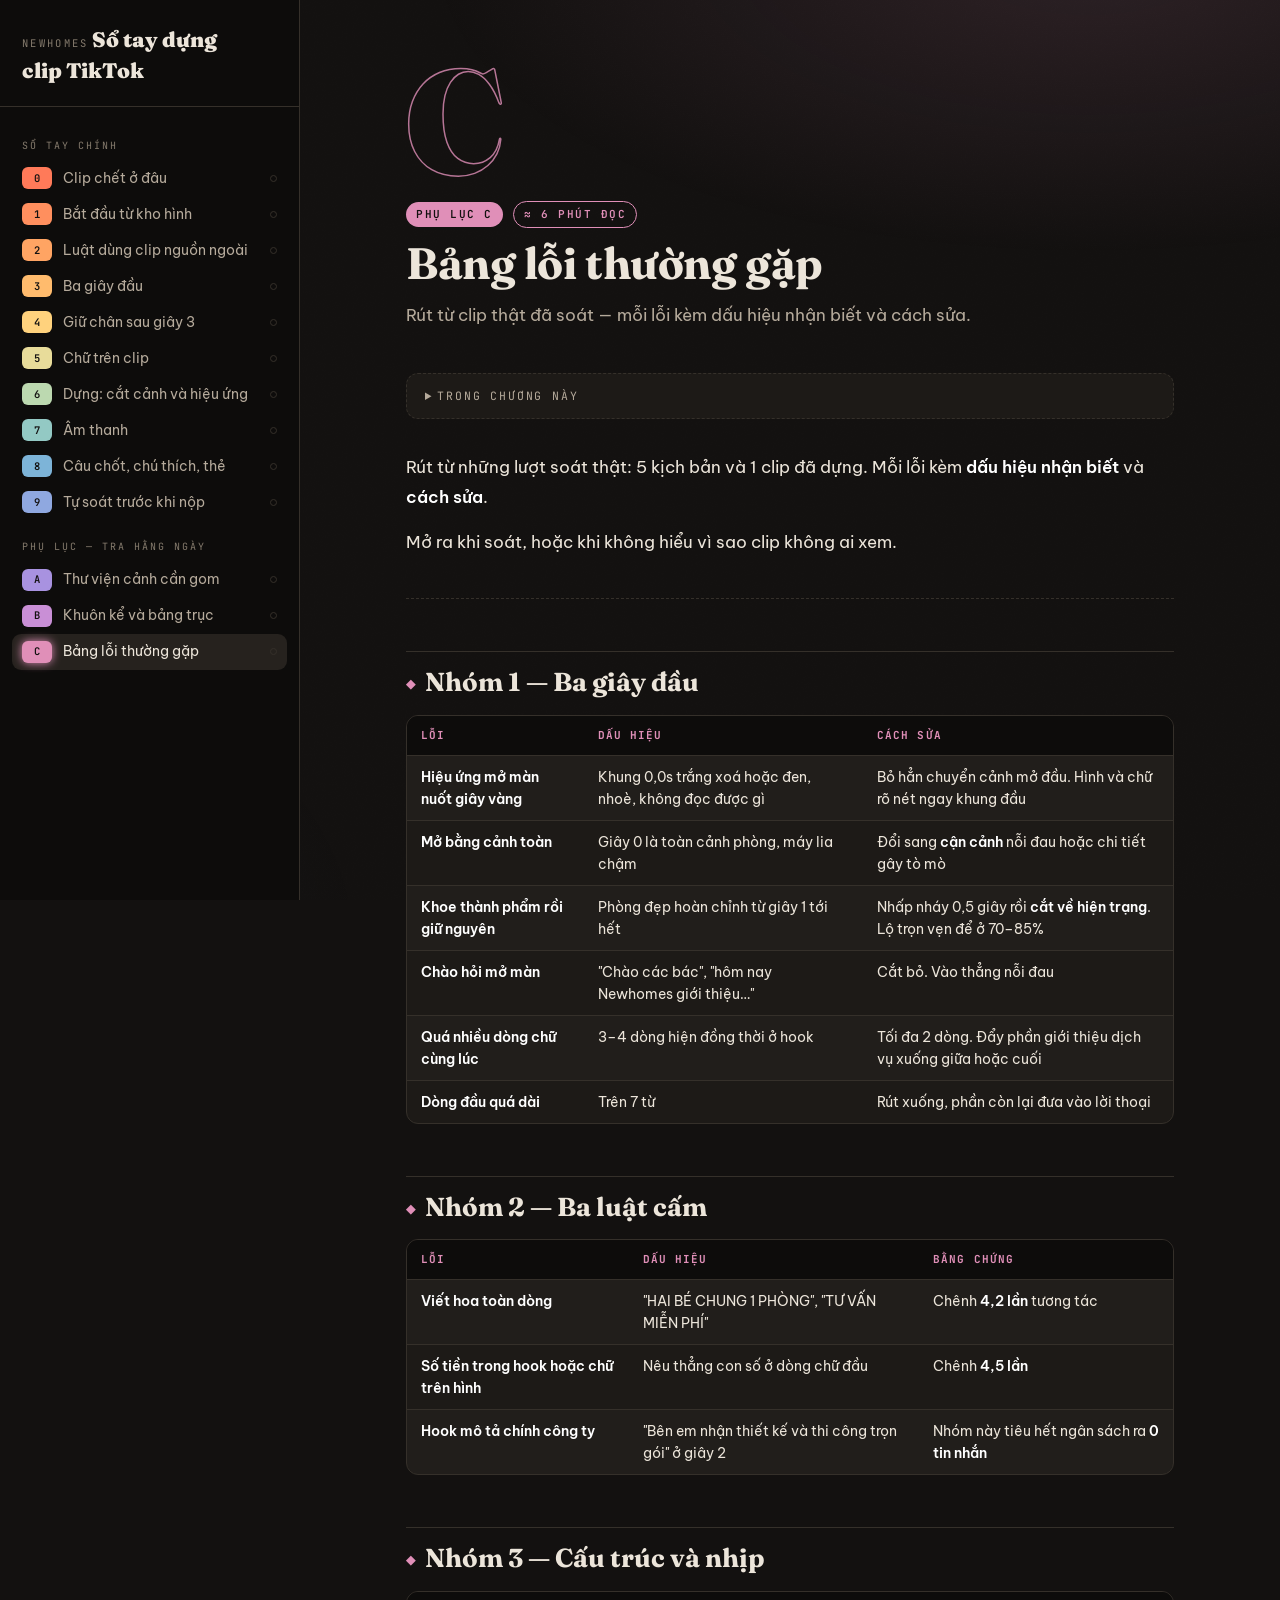
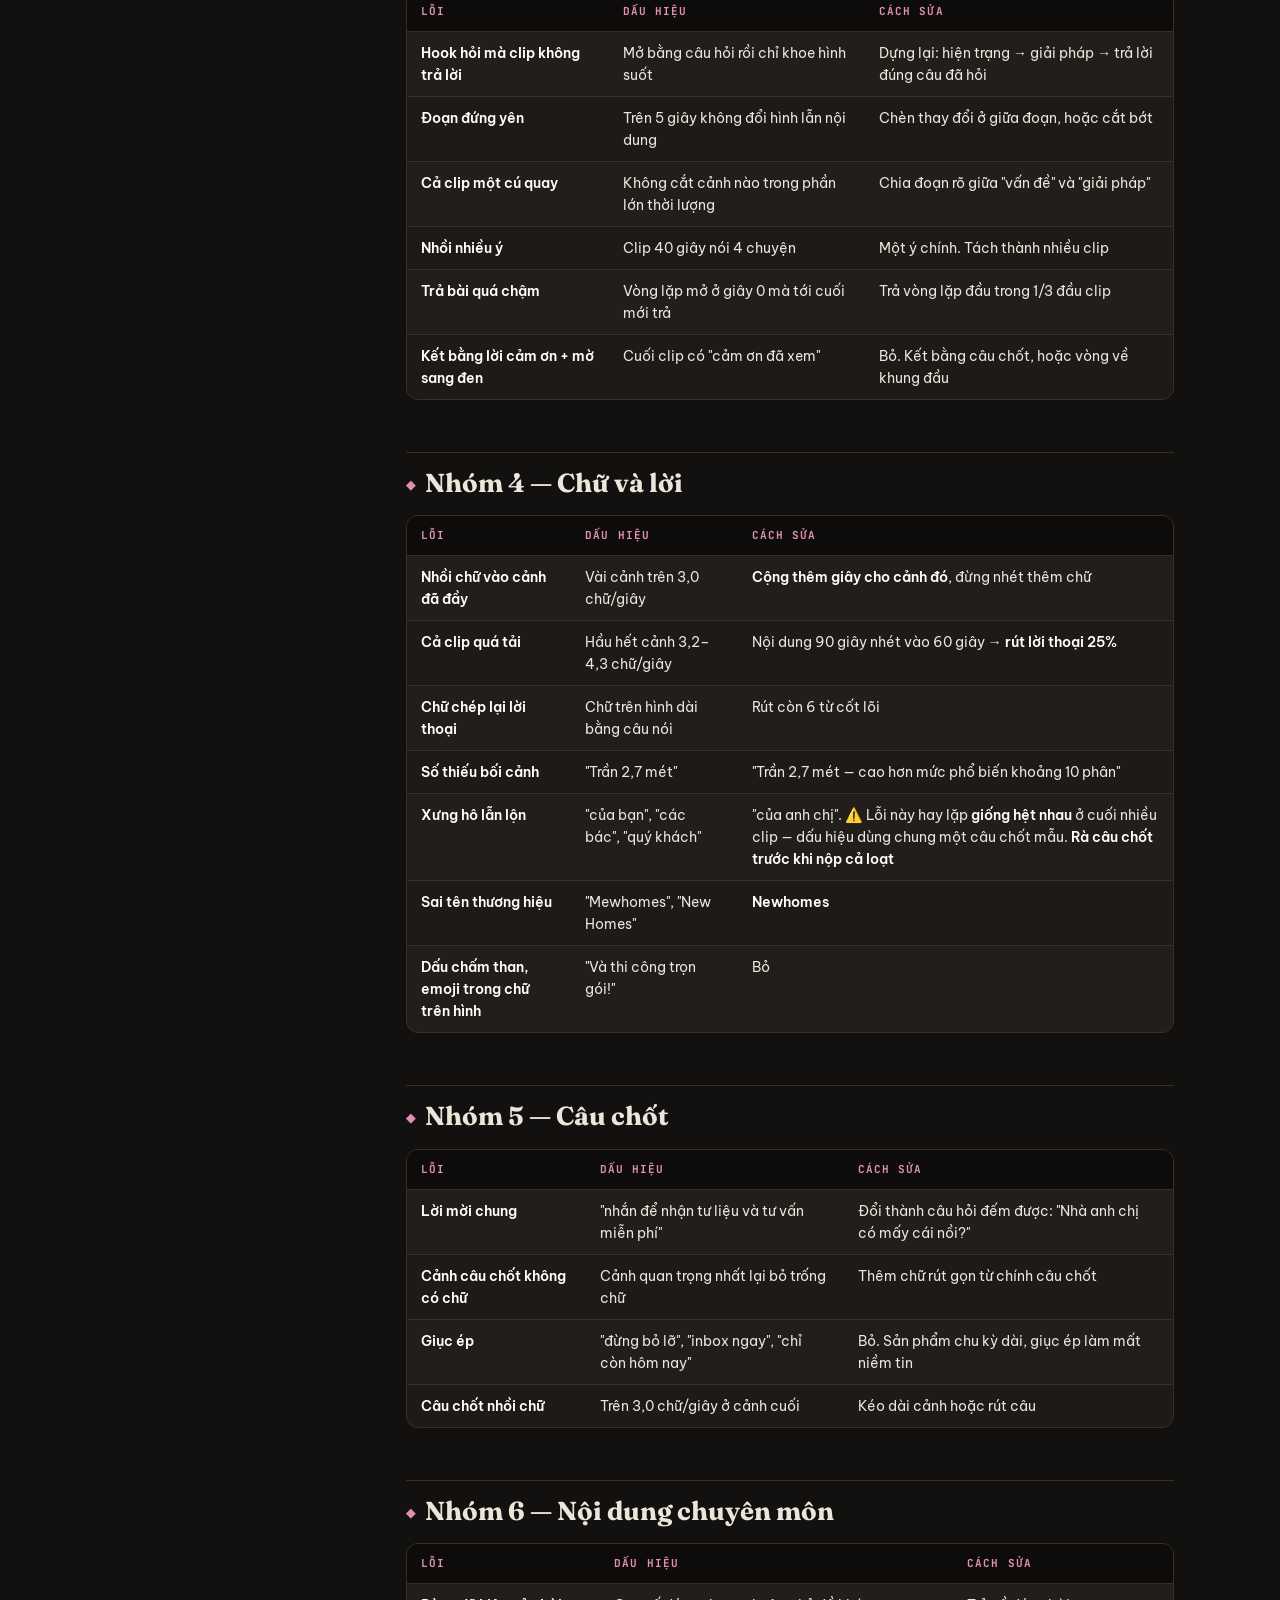
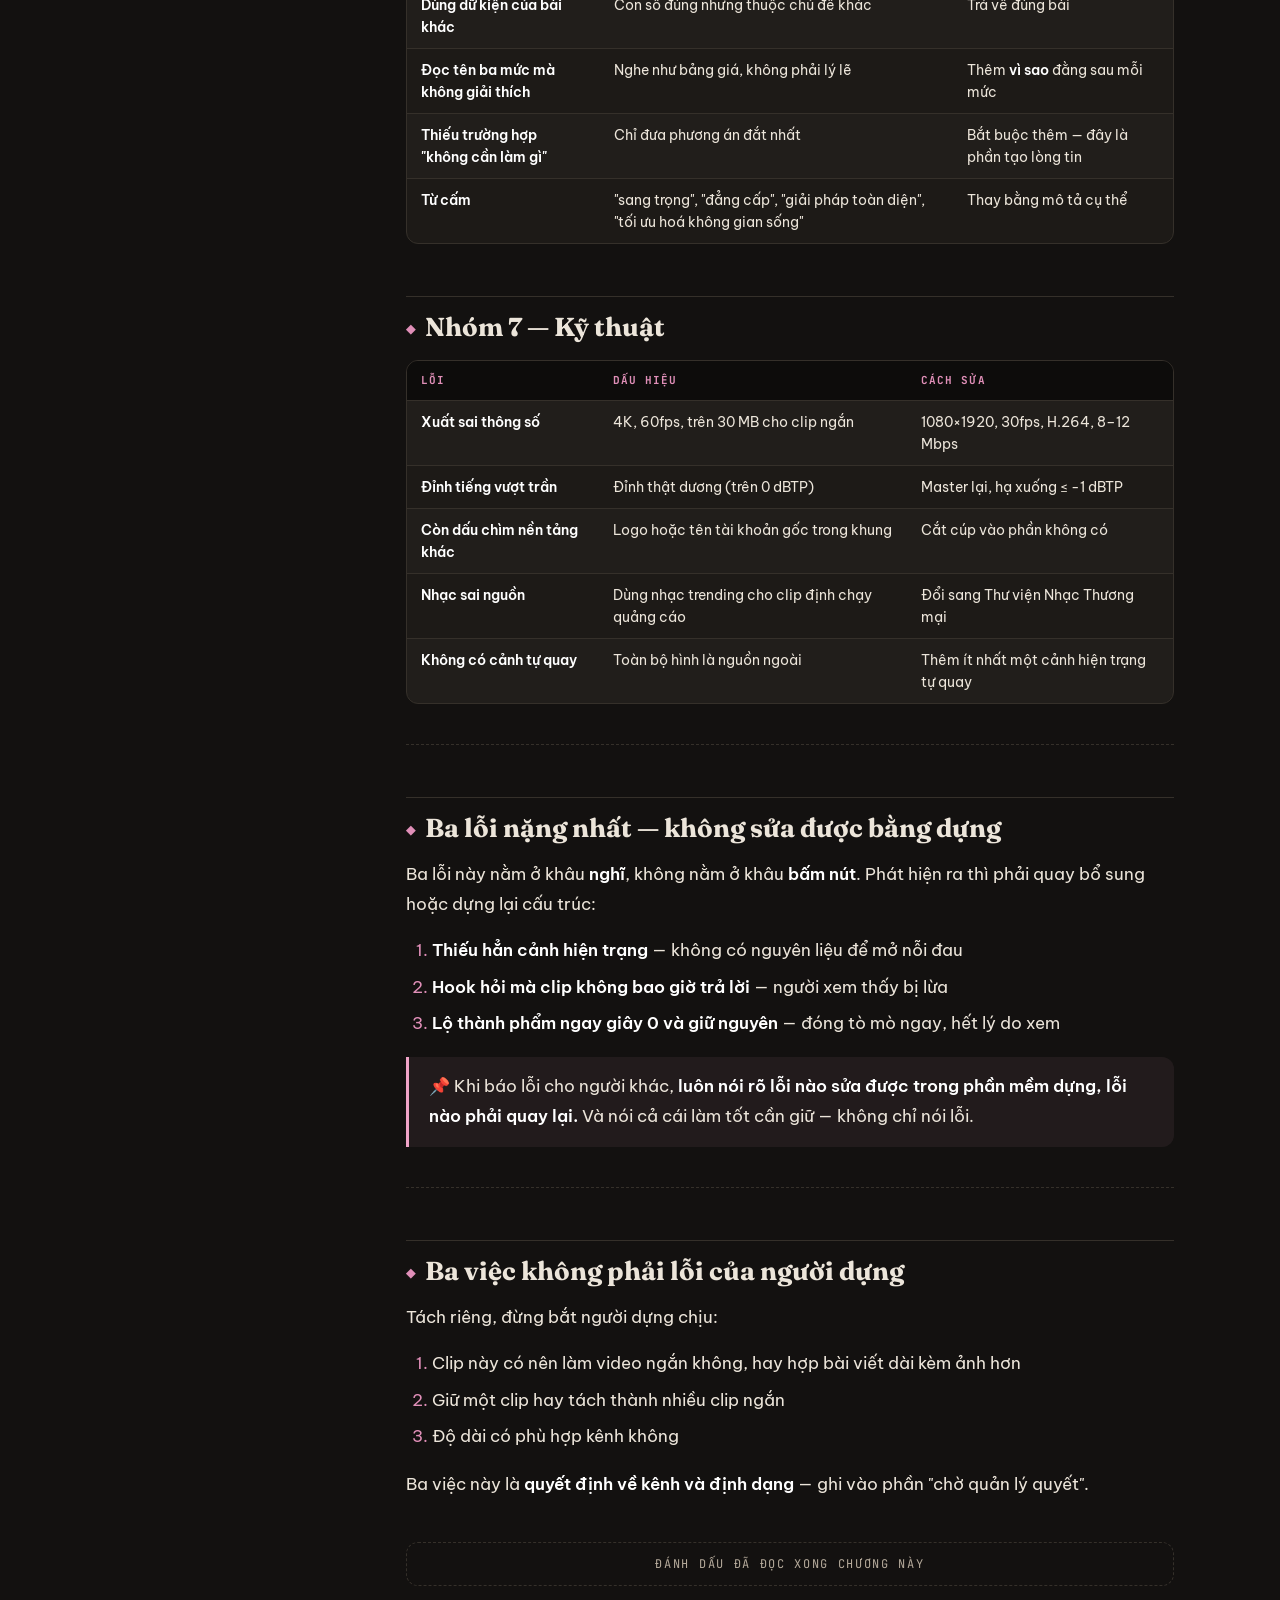
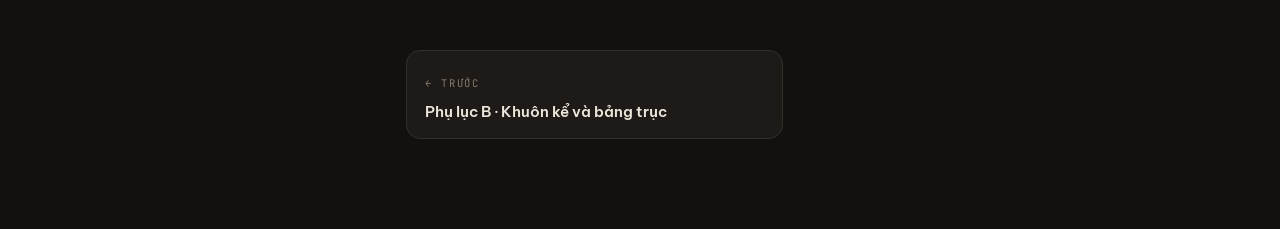
<file: docs/pc.html>
<!DOCTYPE html>
<html lang="vi">
<head>
<meta charset="utf-8">
<meta name="viewport" content="width=device-width, initial-scale=1">
<title>Phụ lục C. Bảng lỗi thường gặp — Sổ tay dựng clip TikTok Newhomes</title>
<link rel="preconnect" href="https://fonts.googleapis.com"><link rel="preconnect" href="https://fonts.gstatic.com" crossorigin><link href="https://fonts.googleapis.com/css2?family=Fraunces:opsz,wght@9..144,600;9..144,700;9..144,900&family=Be+Vietnam+Pro:wght@400;500;600;700&family=JetBrains+Mono:wght@400;600&display=swap" rel="stylesheet">
<link rel="stylesheet" href="style.css">
<style>:root{--accent:#e08fb8;--accent-soft:color-mix(in srgb, #e08fb8 13%, transparent);}</style>
</head>
<body data-slug="pc">
<div id="progress"></div>
<button id="nav-toggle" aria-label="Mục lục">☰</button>
<nav class="sidebar">
  <a class="brand" href="index.html">
    <span class="kicker">Newhomes</span>
    <span class="name">Sổ tay dựng<br>clip TikTok</span>
    <span class="kelvin-bar"></span>
  </a>
  <div class="nav-group"><div class="label">Sổ tay chính</div><a class="nav-item" data-nav-slug="00" href="00.html" style="--c:#ff7a59"><span class="chip">0</span><span>Clip chết ở đâu</span><span class="done-dot"></span></a><a class="nav-item" data-nav-slug="01" href="01.html" style="--c:#ff8f5e"><span class="chip">1</span><span>Bắt đầu từ kho hình</span><span class="done-dot"></span></a><a class="nav-item" data-nav-slug="02" href="02.html" style="--c:#ffa463"><span class="chip">2</span><span>Luật dùng clip nguồn ngoài</span><span class="done-dot"></span></a><a class="nav-item" data-nav-slug="03" href="03.html" style="--c:#ffbb6d"><span class="chip">3</span><span>Ba giây đầu</span><span class="done-dot"></span></a><a class="nav-item" data-nav-slug="04" href="04.html" style="--c:#ffd27d"><span class="chip">4</span><span>Giữ chân sau giây 3</span><span class="done-dot"></span></a><a class="nav-item" data-nav-slug="05" href="05.html" style="--c:#e8dc9a"><span class="chip">5</span><span>Chữ trên clip</span><span class="done-dot"></span></a><a class="nav-item" data-nav-slug="06" href="06.html" style="--c:#bcd9b0"><span class="chip">6</span><span>Dựng: cắt cảnh và hiệu ứng</span><span class="done-dot"></span></a><a class="nav-item" data-nav-slug="07" href="07.html" style="--c:#93c9c4"><span class="chip">7</span><span>Âm thanh</span><span class="done-dot"></span></a><a class="nav-item" data-nav-slug="08" href="08.html" style="--c:#7db4d8"><span class="chip">8</span><span>Câu chốt, chú thích, thẻ</span><span class="done-dot"></span></a><a class="nav-item" data-nav-slug="09" href="09.html" style="--c:#8fa8e0"><span class="chip">9</span><span>Tự soát trước khi nộp</span><span class="done-dot"></span></a></div>
  <div class="nav-group"><div class="label">Phụ lục — tra hằng ngày</div><a class="nav-item" data-nav-slug="pa" href="pa.html" style="--c:#a892e0"><span class="chip">A</span><span>Thư viện cảnh cần gom</span><span class="done-dot"></span></a><a class="nav-item" data-nav-slug="pb" href="pb.html" style="--c:#c98fd6"><span class="chip">B</span><span>Khuôn kể và bảng trục</span><span class="done-dot"></span></a><a class="nav-item active" data-nav-slug="pc" href="pc.html" style="--c:#e08fb8"><span class="chip">C</span><span>Bảng lỗi thường gặp</span><span class="done-dot"></span></a></div>
</nav>
<main class="main"><div class="page">
  <header class="ch-head">
    <div class="ch-no">C</div>
    <div class="ch-meta"><span class="tag">Phụ lục C</span><span class="tag ghost">≈ 6 phút đọc</span></div>
    <h1 class="ch-title">Bảng lỗi thường gặp</h1>
    <p class="ch-hook">Rút từ clip thật đã soát — mỗi lỗi kèm dấu hiệu nhận biết và cách sửa.</p>
  </header>
  <details class="page-toc"><summary>Trong chương này</summary><ol><li><a href="#nhom-1-ba-giay-au">Nhóm 1 — Ba giây đầu</a></li><li><a href="#nhom-2-ba-luat-cam">Nhóm 2 — Ba luật cấm</a></li><li><a href="#nhom-3-cau-truc-va-nhip">Nhóm 3 — Cấu trúc và nhịp</a></li><li><a href="#nhom-4-chu-va-loi">Nhóm 4 — Chữ và lời</a></li><li><a href="#nhom-5-cau-chot">Nhóm 5 — Câu chốt</a></li><li><a href="#nhom-6-noi-dung-chuyen-mon">Nhóm 6 — Nội dung chuyên môn</a></li><li><a href="#nhom-7-ky-thuat">Nhóm 7 — Kỹ thuật</a></li><li><a href="#ba-loi-nang-nhat-khong-sua-uoc-bang-dung">Ba lỗi nặng nhất — không sửa được bằng dựng</a></li><li><a href="#ba-viec-khong-phai-loi-cua-nguoi-dung">Ba việc không phải lỗi của người dựng</a></li></ol></details>
  <article class="content"><p>Rút từ những lượt soát thật: 5 kịch bản và 1 clip đã dựng. Mỗi lỗi kèm <strong>dấu hiệu nhận biết</strong> và <strong>cách sửa</strong>.</p>
<p>Mở ra khi soát, hoặc khi không hiểu vì sao clip không ai xem.</p>
<hr>
<h2 id="nhom-1-ba-giay-au">Nhóm 1 — Ba giây đầu</h2>
<div class="table-scroll"><table>
<thead>
<tr>
<th>Lỗi</th>
<th>Dấu hiệu</th>
<th>Cách sửa</th>
</tr>
</thead>
<tbody>
<tr>
<td><strong>Hiệu ứng mở màn nuốt giây vàng</strong></td>
<td>Khung 0,0s trắng xoá hoặc đen, nhoè, không đọc được gì</td>
<td>Bỏ hẳn chuyển cảnh mở đầu. Hình và chữ rõ nét ngay khung đầu</td>
</tr>
<tr>
<td><strong>Mở bằng cảnh toàn</strong></td>
<td>Giây 0 là toàn cảnh phòng, máy lia chậm</td>
<td>Đổi sang <strong>cận cảnh</strong> nỗi đau hoặc chi tiết gây tò mò</td>
</tr>
<tr>
<td><strong>Khoe thành phẩm rồi giữ nguyên</strong></td>
<td>Phòng đẹp hoàn chỉnh từ giây 1 tới hết</td>
<td>Nhấp nháy 0,5 giây rồi <strong>cắt về hiện trạng</strong>. Lộ trọn vẹn để ở 70–85%</td>
</tr>
<tr>
<td><strong>Chào hỏi mở màn</strong></td>
<td>"Chào các bác", "hôm nay Newhomes giới thiệu…"</td>
<td>Cắt bỏ. Vào thẳng nỗi đau</td>
</tr>
<tr>
<td><strong>Quá nhiều dòng chữ cùng lúc</strong></td>
<td>3–4 dòng hiện đồng thời ở hook</td>
<td>Tối đa 2 dòng. Đẩy phần giới thiệu dịch vụ xuống giữa hoặc cuối</td>
</tr>
<tr>
<td><strong>Dòng đầu quá dài</strong></td>
<td>Trên 7 từ</td>
<td>Rút xuống, phần còn lại đưa vào lời thoại</td>
</tr>
</tbody>
</table></div>
<h2 id="nhom-2-ba-luat-cam">Nhóm 2 — Ba luật cấm</h2>
<div class="table-scroll"><table>
<thead>
<tr>
<th>Lỗi</th>
<th>Dấu hiệu</th>
<th>Bằng chứng</th>
</tr>
</thead>
<tbody>
<tr>
<td><strong>Viết hoa toàn dòng</strong></td>
<td>"HAI BÉ CHUNG 1 PHÒNG", "TƯ VẤN MIỄN PHÍ"</td>
<td>Chênh <strong>4,2 lần</strong> tương tác</td>
</tr>
<tr>
<td><strong>Số tiền trong hook hoặc chữ trên hình</strong></td>
<td>Nêu thẳng con số ở dòng chữ đầu</td>
<td>Chênh <strong>4,5 lần</strong></td>
</tr>
<tr>
<td><strong>Hook mô tả chính công ty</strong></td>
<td>"Bên em nhận thiết kế và thi công trọn gói" ở giây 2</td>
<td>Nhóm này tiêu hết ngân sách ra <strong>0 tin nhắn</strong></td>
</tr>
</tbody>
</table></div>
<h2 id="nhom-3-cau-truc-va-nhip">Nhóm 3 — Cấu trúc và nhịp</h2>
<div class="table-scroll"><table>
<thead>
<tr>
<th>Lỗi</th>
<th>Dấu hiệu</th>
<th>Cách sửa</th>
</tr>
</thead>
<tbody>
<tr>
<td><strong>Hook hỏi mà clip không trả lời</strong></td>
<td>Mở bằng câu hỏi rồi chỉ khoe hình suốt</td>
<td>Dựng lại: hiện trạng → giải pháp → trả lời đúng câu đã hỏi</td>
</tr>
<tr>
<td><strong>Đoạn đứng yên</strong></td>
<td>Trên 5 giây không đổi hình lẫn nội dung</td>
<td>Chèn thay đổi ở giữa đoạn, hoặc cắt bớt</td>
</tr>
<tr>
<td><strong>Cả clip một cú quay</strong></td>
<td>Không cắt cảnh nào trong phần lớn thời lượng</td>
<td>Chia đoạn rõ giữa "vấn đề" và "giải pháp"</td>
</tr>
<tr>
<td><strong>Nhồi nhiều ý</strong></td>
<td>Clip 40 giây nói 4 chuyện</td>
<td>Một ý chính. Tách thành nhiều clip</td>
</tr>
<tr>
<td><strong>Trả bài quá chậm</strong></td>
<td>Vòng lặp mở ở giây 0 mà tới cuối mới trả</td>
<td>Trả vòng lặp đầu trong 1/3 đầu clip</td>
</tr>
<tr>
<td><strong>Kết bằng lời cảm ơn + mờ sang đen</strong></td>
<td>Cuối clip có "cảm ơn đã xem"</td>
<td>Bỏ. Kết bằng câu chốt, hoặc vòng về khung đầu</td>
</tr>
</tbody>
</table></div>
<h2 id="nhom-4-chu-va-loi">Nhóm 4 — Chữ và lời</h2>
<div class="table-scroll"><table>
<thead>
<tr>
<th>Lỗi</th>
<th>Dấu hiệu</th>
<th>Cách sửa</th>
</tr>
</thead>
<tbody>
<tr>
<td><strong>Nhồi chữ vào cảnh đã đầy</strong></td>
<td>Vài cảnh trên 3,0 chữ/giây</td>
<td><strong>Cộng thêm giây cho cảnh đó</strong>, đừng nhét thêm chữ</td>
</tr>
<tr>
<td><strong>Cả clip quá tải</strong></td>
<td>Hầu hết cảnh 3,2–4,3 chữ/giây</td>
<td>Nội dung 90 giây nhét vào 60 giây → <strong>rút lời thoại 25%</strong></td>
</tr>
<tr>
<td><strong>Chữ chép lại lời thoại</strong></td>
<td>Chữ trên hình dài bằng câu nói</td>
<td>Rút còn 6 từ cốt lõi</td>
</tr>
<tr>
<td><strong>Số thiếu bối cảnh</strong></td>
<td>"Trần 2,7 mét"</td>
<td>"Trần 2,7 mét — cao hơn mức phổ biến khoảng 10 phân"</td>
</tr>
<tr>
<td><strong>Xưng hô lẫn lộn</strong></td>
<td>"của bạn", "các bác", "quý khách"</td>
<td>"của anh chị". ⚠️ Lỗi này hay lặp <strong>giống hệt nhau</strong> ở cuối nhiều clip — dấu hiệu dùng chung một câu chốt mẫu. <strong>Rà câu chốt trước khi nộp cả loạt</strong></td>
</tr>
<tr>
<td><strong>Sai tên thương hiệu</strong></td>
<td>"Mewhomes", "New Homes"</td>
<td><strong>Newhomes</strong></td>
</tr>
<tr>
<td><strong>Dấu chấm than, emoji trong chữ trên hình</strong></td>
<td>"Và thi công trọn gói!"</td>
<td>Bỏ</td>
</tr>
</tbody>
</table></div>
<h2 id="nhom-5-cau-chot">Nhóm 5 — Câu chốt</h2>
<div class="table-scroll"><table>
<thead>
<tr>
<th>Lỗi</th>
<th>Dấu hiệu</th>
<th>Cách sửa</th>
</tr>
</thead>
<tbody>
<tr>
<td><strong>Lời mời chung</strong></td>
<td>"nhắn để nhận tư liệu và tư vấn miễn phí"</td>
<td>Đổi thành câu hỏi đếm được: "Nhà anh chị có mấy cái nồi?"</td>
</tr>
<tr>
<td><strong>Cảnh câu chốt không có chữ</strong></td>
<td>Cảnh quan trọng nhất lại bỏ trống chữ</td>
<td>Thêm chữ rút gọn từ chính câu chốt</td>
</tr>
<tr>
<td><strong>Giục ép</strong></td>
<td>"đừng bỏ lỡ", "inbox ngay", "chỉ còn hôm nay"</td>
<td>Bỏ. Sản phẩm chu kỳ dài, giục ép làm mất niềm tin</td>
</tr>
<tr>
<td><strong>Câu chốt nhồi chữ</strong></td>
<td>Trên 3,0 chữ/giây ở cảnh cuối</td>
<td>Kéo dài cảnh hoặc rút câu</td>
</tr>
</tbody>
</table></div>
<h2 id="nhom-6-noi-dung-chuyen-mon">Nhóm 6 — Nội dung chuyên môn</h2>
<div class="table-scroll"><table>
<thead>
<tr>
<th>Lỗi</th>
<th>Dấu hiệu</th>
<th>Cách sửa</th>
</tr>
</thead>
<tbody>
<tr>
<td><strong>Dùng dữ kiện của bài khác</strong></td>
<td>Con số đúng nhưng thuộc chủ đề khác</td>
<td>Trả về đúng bài</td>
</tr>
<tr>
<td><strong>Đọc tên ba mức mà không giải thích</strong></td>
<td>Nghe như bảng giá, không phải lý lẽ</td>
<td>Thêm <strong>vì sao</strong> đằng sau mỗi mức</td>
</tr>
<tr>
<td><strong>Thiếu trường hợp "không cần làm gì"</strong></td>
<td>Chỉ đưa phương án đắt nhất</td>
<td>Bắt buộc thêm — đây là phần tạo lòng tin</td>
</tr>
<tr>
<td><strong>Từ cấm</strong></td>
<td>"sang trọng", "đẳng cấp", "giải pháp toàn diện", "tối ưu hoá không gian sống"</td>
<td>Thay bằng mô tả cụ thể</td>
</tr>
</tbody>
</table></div>
<h2 id="nhom-7-ky-thuat">Nhóm 7 — Kỹ thuật</h2>
<div class="table-scroll"><table>
<thead>
<tr>
<th>Lỗi</th>
<th>Dấu hiệu</th>
<th>Cách sửa</th>
</tr>
</thead>
<tbody>
<tr>
<td><strong>Xuất sai thông số</strong></td>
<td>4K, 60fps, trên 30 MB cho clip ngắn</td>
<td>1080×1920, 30fps, H.264, 8–12 Mbps</td>
</tr>
<tr>
<td><strong>Đỉnh tiếng vượt trần</strong></td>
<td>Đỉnh thật dương (trên 0 dBTP)</td>
<td>Master lại, hạ xuống ≤ -1 dBTP</td>
</tr>
<tr>
<td><strong>Còn dấu chìm nền tảng khác</strong></td>
<td>Logo hoặc tên tài khoản gốc trong khung</td>
<td>Cắt cúp vào phần không có</td>
</tr>
<tr>
<td><strong>Nhạc sai nguồn</strong></td>
<td>Dùng nhạc trending cho clip định chạy quảng cáo</td>
<td>Đổi sang Thư viện Nhạc Thương mại</td>
</tr>
<tr>
<td><strong>Không có cảnh tự quay</strong></td>
<td>Toàn bộ hình là nguồn ngoài</td>
<td>Thêm ít nhất một cảnh hiện trạng tự quay</td>
</tr>
</tbody>
</table></div>
<hr>
<h2 id="ba-loi-nang-nhat-khong-sua-uoc-bang-dung">Ba lỗi nặng nhất — không sửa được bằng dựng</h2>
<p>Ba lỗi này nằm ở khâu <strong>nghĩ</strong>, không nằm ở khâu <strong>bấm nút</strong>. Phát hiện ra thì phải quay bổ sung hoặc dựng lại cấu trúc:</p>
<ol>
<li><strong>Thiếu hẳn cảnh hiện trạng</strong> — không có nguyên liệu để mở nỗi đau</li>
<li><strong>Hook hỏi mà clip không bao giờ trả lời</strong> — người xem thấy bị lừa</li>
<li><strong>Lộ thành phẩm ngay giây 0 và giữ nguyên</strong> — đóng tò mò ngay, hết lý do xem</li>
</ol>
<blockquote class="pin">
<p>📌 Khi báo lỗi cho người khác, <strong>luôn nói rõ lỗi nào sửa được trong phần mềm dựng, lỗi nào phải quay lại.</strong> Và nói cả cái làm tốt cần giữ — không chỉ nói lỗi.</p>
</blockquote>
<hr>
<h2 id="ba-viec-khong-phai-loi-cua-nguoi-dung">Ba việc không phải lỗi của người dựng</h2>
<p>Tách riêng, đừng bắt người dựng chịu:</p>
<ol>
<li>Clip này có nên làm video ngắn không, hay hợp bài viết dài kèm ảnh hơn</li>
<li>Giữ một clip hay tách thành nhiều clip ngắn</li>
<li>Độ dài có phù hợp kênh không</li>
</ol>
<p>Ba việc này là <strong>quyết định về kênh và định dạng</strong> — ghi vào phần "chờ quản lý quyết".</p></article>
  <button class="mark-read" id="mark-read"></button>
  <nav class="pager"><a class="prev" href="pb.html"><span class="dir">← Trước</span><div class="t">Phụ lục B · Khuôn kể và bảng trục</div></a></nav>
</div></main>
<script src="reader.js"></script>
</body>
</html>
</file>
<file: docs/style.css>
/* ============================================================
   GIÁO TRÌNH RENDER KUJIALE — "Phòng render / dải Kelvin"
   Nền tối studio + accent theo nhiệt độ màu 2700K → 6500K
   ============================================================ */

:root {
  --bg: #131110;
  --bg-deep: #0d0c0b;
  --surface: #1d1a17;
  --surface-2: #26221e;
  --line: #35302a;
  --text: #ece5da;
  --text-dim: #b5aa9b;
  --muted: #857b6d;
  --accent: #ffc987;            /* mỗi trang ghi đè */
  --accent-soft: rgba(255, 201, 135, .13);
  --warn: #ffb054;
  --tip: #7fd8c8;
  --pin: #f0a4c8;
  --font-display: "Fraunces", Georgia, "Times New Roman", serif;
  --font-body: "Be Vietnam Pro", -apple-system, "Segoe UI", sans-serif;
  --font-mono: "JetBrains Mono", "SF Mono", Menlo, monospace;
  --sidebar-w: 300px;
  --content-w: 76ch;
}

* { margin: 0; padding: 0; box-sizing: border-box; }
html { scroll-behavior: smooth; }

body {
  font-family: var(--font-body);
  background: var(--bg);
  color: var(--text);
  font-size: 17px;
  line-height: 1.75;
  -webkit-font-smoothing: antialiased;
}

/* Nền hạt phim + quầng sáng góc — không khí phòng render */
body::before {
  content: ""; position: fixed; inset: 0; pointer-events: none; z-index: 0;
  background:
    radial-gradient(1100px 500px at 85% -5%, var(--accent-soft), transparent 60%),
    radial-gradient(900px 600px at -10% 105%, rgba(110, 164, 244, .07), transparent 55%);
}
body::after {
  content: ""; position: fixed; inset: 0; pointer-events: none; z-index: 0; opacity: .35;
  background-image: url("data:image/svg+xml,%3Csvg xmlns='http://www.w3.org/2000/svg' width='140' height='140'%3E%3Cfilter id='n'%3E%3CfeTurbulence type='fractalNoise' baseFrequency='.9' numOctaves='2'/%3E%3CfeColorMatrix values='0 0 0 0 1 0 0 0 0 1 0 0 0 0 1 0 0 0 .028 0'/%3E%3C/filter%3E%3Crect width='140' height='140' filter='url(%23n)'/%3E%3C/svg%3E");
}

/* ---------- Thanh tiến độ đọc ---------- */
#progress {
  position: fixed; top: 0; left: 0; height: 3px; width: 0;
  background: linear-gradient(90deg, #ff9540, var(--accent));
  z-index: 60; box-shadow: 0 0 12px var(--accent);
}

/* ---------- Sidebar ---------- */
.sidebar {
  position: fixed; top: 0; left: 0; bottom: 0; width: var(--sidebar-w);
  background: var(--bg-deep); border-right: 1px solid var(--line);
  overflow-y: auto; z-index: 40; padding: 26px 0 40px;
  scrollbar-width: thin; scrollbar-color: var(--line) transparent;
}
.sidebar .brand {
  display: block; padding: 0 22px 18px; text-decoration: none;
  border-bottom: 1px solid var(--line); margin-bottom: 14px;
}
.sidebar .brand .kicker {
  font-family: var(--font-mono); font-size: 10.5px; letter-spacing: .22em;
  text-transform: uppercase; color: var(--muted);
}
.sidebar .brand .name {
  font-family: var(--font-display); font-weight: 900; font-size: 21px;
  color: var(--text); line-height: 1.25; margin-top: 4px;
}
.sidebar .brand .kelvin-bar {
  height: 5px; border-radius: 3px; margin-top: 12px;
  background: linear-gradient(90deg, #ff9540, #ffc987, #f2ecd8, #b9d3f2, #6ea4f4);
}
.nav-group { padding: 10px 12px 2px; }
.nav-group .label {
  font-family: var(--font-mono); font-size: 10px; letter-spacing: .2em;
  text-transform: uppercase; color: var(--muted); padding: 6px 10px;
}
.nav-item {
  display: flex; align-items: center; gap: 11px;
  padding: 7px 10px; border-radius: 9px; text-decoration: none;
  color: var(--text-dim); font-size: 13.5px; line-height: 1.35;
  transition: background .15s, color .15s;
}
.nav-item:hover { background: var(--surface); color: var(--text); }
.nav-item.active { background: var(--surface-2); color: var(--text); }
.nav-item .chip {
  flex: 0 0 auto; width: 30px; height: 22px; border-radius: 6px;
  font-family: var(--font-mono); font-size: 10.5px; font-weight: 600;
  display: grid; place-items: center;
  color: #131110; background: var(--c, var(--accent));
}
.nav-item.active .chip { box-shadow: 0 0 10px var(--c, var(--accent)); }
.nav-item .done-dot {
  margin-left: auto; flex: 0 0 auto; width: 7px; height: 7px; border-radius: 50%;
  background: transparent; border: 1px solid var(--line);
}
.nav-item.is-done .done-dot { background: #8be3c6; border-color: #8be3c6; box-shadow: 0 0 6px #8be3c680; }

#nav-toggle {
  display: none; position: fixed; top: 14px; left: 14px; z-index: 50;
  width: 42px; height: 42px; border-radius: 10px; border: 1px solid var(--line);
  background: var(--surface); color: var(--text); font-size: 19px; cursor: pointer;
}

/* ---------- Khung nội dung ---------- */
.main { position: relative; z-index: 1; margin-left: var(--sidebar-w); }
.page { max-width: var(--content-w); margin: 0 auto; padding: 54px 34px 90px; }

/* ---------- Header chương ---------- */
.ch-head { margin-bottom: 42px; position: relative; }
.ch-head .ch-no {
  font-family: var(--font-display); font-weight: 900;
  font-size: clamp(88px, 14vw, 148px); line-height: .9;
  color: transparent; -webkit-text-stroke: 1.5px var(--accent);
  opacity: .8; letter-spacing: -.02em; user-select: none;
}
.ch-head .ch-meta {
  display: flex; gap: 10px; align-items: center; margin: 14px 0 10px; flex-wrap: wrap;
}
.ch-head .tag {
  font-family: var(--font-mono); font-size: 11px; letter-spacing: .14em;
  text-transform: uppercase; color: #131110; background: var(--accent);
  padding: 3px 10px; border-radius: 999px; font-weight: 600;
}
.ch-head .tag.ghost { background: transparent; color: var(--accent); border: 1px solid var(--accent); }
.ch-head h1.ch-title {
  font-family: var(--font-display); font-weight: 700;
  font-size: clamp(30px, 4.6vw, 44px); line-height: 1.15; letter-spacing: -.01em;
}
.ch-head .ch-hook { color: var(--text-dim); margin-top: 12px; font-size: 17px; max-width: 60ch; }

/* ---------- Typography nội dung ---------- */
.content h1 { display: none; } /* h1 gốc trong markdown — đã thay bằng ch-head */
.content h2 {
  font-family: var(--font-display); font-weight: 700; font-size: 26px;
  line-height: 1.25; margin: 52px 0 16px; padding-top: 14px;
  border-top: 1px solid var(--line); scroll-margin-top: 24px;
}
.content h2::before {
  content: "◆"; color: var(--accent); font-size: 12px;
  margin-right: 10px; vertical-align: 3px;
}
.content h3 {
  font-size: 18.5px; font-weight: 700; margin: 34px 0 10px; color: var(--text);
  scroll-margin-top: 24px;
}
.content p { margin: 0 0 16px; }
.content ul, .content ol { margin: 0 0 18px; padding-left: 26px; }
.content li { margin-bottom: 7px; }
.content li::marker { color: var(--accent); }
.content strong { color: #fff; font-weight: 600; }
.content em { color: var(--text-dim); }
.content a { color: var(--accent); text-decoration-color: color-mix(in srgb, var(--accent) 40%, transparent); text-underline-offset: 3px; }
.content hr { border: none; border-top: 1px dashed var(--line); margin: 40px 0; }
.content code {
  font-family: var(--font-mono); font-size: .86em;
  background: var(--surface-2); border: 1px solid var(--line);
  padding: 1px 6px; border-radius: 5px; color: #ffd9a3;
}
.content pre {
  background: var(--bg-deep); border: 1px solid var(--line); border-radius: 12px;
  padding: 18px 20px; overflow-x: auto; margin: 0 0 20px; font-size: 13.5px; line-height: 1.6;
}
.content pre code { background: none; border: none; padding: 0; color: var(--text-dim); }

/* ---------- Callouts (⚠️ 💡 📌) ---------- */
.content blockquote {
  margin: 0 0 20px; padding: 15px 18px 15px 20px;
  border-left: 3px solid var(--muted); border-radius: 0 12px 12px 0;
  background: var(--surface); color: var(--text-dim);
}
.content blockquote p:last-child { margin-bottom: 0; }
.content blockquote.warn {
  border-color: var(--warn); background: rgba(255, 176, 84, .09); color: var(--text);
  box-shadow: inset 0 0 40px rgba(255, 176, 84, .04);
}
.content blockquote.tip  { border-color: var(--tip);  background: rgba(127, 216, 200, .07); color: var(--text); }
.content blockquote.pin  { border-color: var(--pin);  background: rgba(240, 164, 200, .07); color: var(--text); }

/* ---------- Bảng ---------- */
.table-scroll {
  overflow-x: auto; margin: 0 0 22px; border: 1px solid var(--line);
  border-radius: 12px; background: var(--surface);
  scrollbar-width: thin; scrollbar-color: var(--line) transparent;
}
.content table { border-collapse: collapse; width: 100%; font-size: 14.2px; line-height: 1.55; }
.content th {
  font-family: var(--font-mono); font-size: 11px; text-transform: uppercase;
  letter-spacing: .1em; text-align: left; color: var(--accent);
  background: var(--bg-deep); padding: 11px 14px; position: sticky; top: 0;
  border-bottom: 1px solid var(--line); white-space: nowrap;
}
.content td { padding: 10px 14px; border-bottom: 1px solid var(--line); vertical-align: top; }
.content tr:last-child td { border-bottom: none; }
.content tbody tr:nth-child(odd) { background: rgba(255, 255, 255, .015); }
.content tbody tr:hover { background: var(--accent-soft); }

/* ---------- Checkbox tương tác (checklist) ---------- */
li.task { list-style: none; margin-left: -26px; padding-left: 0; }
li.task label {
  display: flex; gap: 11px; align-items: flex-start; cursor: pointer;
  padding: 7px 12px; border-radius: 9px; transition: background .15s;
}
li.task label:hover { background: var(--surface); }
li.task input[type="checkbox"] {
  appearance: none; flex: 0 0 auto; width: 19px; height: 19px; margin-top: 3px;
  border: 1.5px solid var(--muted); border-radius: 6px; cursor: pointer;
  display: grid; place-items: center; transition: all .15s; background: transparent;
}
li.task input[type="checkbox"]:checked { background: var(--accent); border-color: var(--accent); }
li.task input[type="checkbox"]:checked::after { content: "✓"; color: #131110; font-size: 13px; font-weight: 700; }
li.task input[type="checkbox"]:checked + span { color: var(--muted); text-decoration: line-through; text-decoration-color: var(--line); }

/* ---------- Mục lục trong chương ---------- */
details.page-toc {
  margin: 0 0 34px; border: 1px dashed var(--line); border-radius: 12px;
  padding: 12px 18px; background: var(--surface);
}
details.page-toc summary {
  cursor: pointer; font-family: var(--font-mono); font-size: 11.5px;
  letter-spacing: .16em; text-transform: uppercase; color: var(--text-dim);
}
details.page-toc ol { margin: 12px 0 4px; padding-left: 22px; font-size: 14.5px; }
details.page-toc a { color: var(--text-dim); text-decoration: none; }
details.page-toc a:hover { color: var(--accent); }

/* ---------- Điều hướng cuối chương ---------- */
.pager { display: grid; grid-template-columns: 1fr 1fr; gap: 14px; margin-top: 64px; }
.pager a {
  display: block; padding: 16px 18px; border: 1px solid var(--line); border-radius: 14px;
  text-decoration: none; background: var(--surface); transition: all .18s;
}
.pager a:hover { border-color: var(--accent); transform: translateY(-2px); box-shadow: 0 8px 24px rgba(0,0,0,.35); }
.pager .dir { font-family: var(--font-mono); font-size: 10.5px; letter-spacing: .18em; text-transform: uppercase; color: var(--muted); }
.pager .t { color: var(--text); font-weight: 600; font-size: 14.5px; margin-top: 5px; line-height: 1.4; }
.pager a.next { text-align: right; }
.pager a.only-next { grid-column: 2; }

.mark-read {
  margin-top: 26px; width: 100%; padding: 13px; border-radius: 12px; cursor: pointer;
  font-family: var(--font-mono); font-size: 12px; letter-spacing: .14em; text-transform: uppercase;
  background: transparent; color: var(--text-dim); border: 1px dashed var(--line); transition: all .18s;
}
.mark-read:hover { border-color: #8be3c6; color: #8be3c6; }
.mark-read.done { border-style: solid; border-color: #8be3c6; color: #8be3c6; background: rgba(139, 227, 198, .06); }

/* ---------- TRANG CHỦ ---------- */
.hero { padding: 76px 34px 40px; max-width: 1080px; margin: 0 auto; }
.hero .kicker {
  font-family: var(--font-mono); font-size: 12px; letter-spacing: .3em;
  text-transform: uppercase; color: var(--accent);
}
.hero h1 {
  font-family: var(--font-display); font-weight: 900;
  font-size: clamp(42px, 7vw, 84px); line-height: 1.02; letter-spacing: -.02em;
  margin: 18px 0 20px; max-width: 14ch;
}
.hero h1 .grad {
  background: linear-gradient(92deg, #ff9540 5%, #ffc987 35%, #f2ecd8 55%, #b9d3f2 78%, #6ea4f4 100%);
  -webkit-background-clip: text; background-clip: text; color: transparent;
}
.hero .sub { color: var(--text-dim); font-size: 18px; max-width: 58ch; }
.hero .cta-row { display: flex; gap: 14px; margin-top: 30px; flex-wrap: wrap; }
.hero .cta {
  display: inline-block; padding: 13px 26px; border-radius: 999px; text-decoration: none;
  font-weight: 600; font-size: 15px; transition: all .18s;
}
.hero .cta.primary { background: var(--text); color: var(--bg-deep); }
.hero .cta.primary:hover { background: #fff; transform: translateY(-2px); box-shadow: 0 10px 30px rgba(255,255,255,.12); }
.hero .cta.ghost { border: 1px solid var(--line); color: var(--text-dim); }
.hero .cta.ghost:hover { border-color: var(--accent); color: var(--accent); }

/* Thước Kelvin */
.kelvin-ruler { max-width: 1080px; margin: 26px auto 0; padding: 0 34px; }
.kelvin-ruler .bar {
  height: 10px; border-radius: 6px;
  background: linear-gradient(90deg, #ff9540, #ffc987, #f2ecd8, #b9d3f2, #6ea4f4);
  box-shadow: 0 0 30px rgba(255, 170, 90, .25);
}
.kelvin-ruler .marks {
  display: flex; justify-content: space-between; margin-top: 8px;
  font-family: var(--font-mono); font-size: 10.5px; letter-spacing: .1em; color: var(--muted);
}

.grid-wrap { max-width: 1080px; margin: 0 auto; padding: 44px 34px 90px; }
.grid-wrap .sec-label {
  font-family: var(--font-mono); font-size: 11px; letter-spacing: .24em;
  text-transform: uppercase; color: var(--muted); margin: 34px 0 16px;
}
.card-grid { display: grid; grid-template-columns: repeat(auto-fill, minmax(235px, 1fr)); gap: 14px; }
.card {
  position: relative; display: flex; flex-direction: column; min-height: 168px;
  padding: 18px 18px 16px; border: 1px solid var(--line); border-radius: 16px;
  background: var(--surface); text-decoration: none; overflow: hidden; transition: all .2s;
}
.card:hover { transform: translateY(-4px); border-color: var(--c); box-shadow: 0 14px 34px rgba(0,0,0,.4); }
.card::after {
  content: ""; position: absolute; inset: auto 0 0 0; height: 3px;
  background: var(--c); opacity: .85;
}
.card .no {
  font-family: var(--font-display); font-weight: 900; font-size: 38px; line-height: 1;
  color: transparent; -webkit-text-stroke: 1.2px var(--c);
}
.card:hover .no { color: var(--c); -webkit-text-stroke: 0; transition: color .2s; }
.card .t { font-weight: 600; font-size: 15.5px; color: var(--text); margin: 10px 0 6px; line-height: 1.35; }
.card .d { font-size: 13px; color: var(--muted); line-height: 1.5; flex: 1; }
.card .meta {
  margin-top: 12px; font-family: var(--font-mono); font-size: 10.5px;
  letter-spacing: .1em; color: var(--muted); display: flex; justify-content: space-between;
}
.card .meta .read-badge { color: #8be3c6; opacity: 0; }
.card.is-done .meta .read-badge { opacity: 1; }

/* ---------- Responsive ---------- */
@media (max-width: 980px) {
  .sidebar { transform: translateX(-100%); transition: transform .25s ease; box-shadow: 20px 0 60px rgba(0,0,0,.5); }
  .sidebar.open { transform: translateX(0); }
  #nav-toggle { display: block; }
  .main { margin-left: 0; }
  .page { padding: 76px 22px 70px; }
  .hero { padding-top: 84px; }
  .pager { grid-template-columns: 1fr; }
  .pager a.next, .pager a.only-next { grid-column: auto; text-align: left; }
}

/* ---------- In ấn ---------- */
@media print {
  :root { --bg: #fff; --bg-deep: #fff; --surface: #f6f4f0; --surface-2: #efece6; --line: #ccc; --text: #1a1a1a; --text-dim: #444; --muted: #777; }
  body::before, body::after, #progress, .sidebar, #nav-toggle, .pager, .mark-read, details.page-toc { display: none !important; }
  .main { margin-left: 0; }
  .page { max-width: 100%; padding: 0; }
  .ch-head .ch-no { -webkit-text-stroke: 1px #999; }
  .content th { color: #333; background: #eee; position: static; }
  li.task input[type="checkbox"] { border-color: #999; }
  .content blockquote.warn { background: #fff6e8; }
  a { color: inherit; text-decoration: none; }
}
</file>
